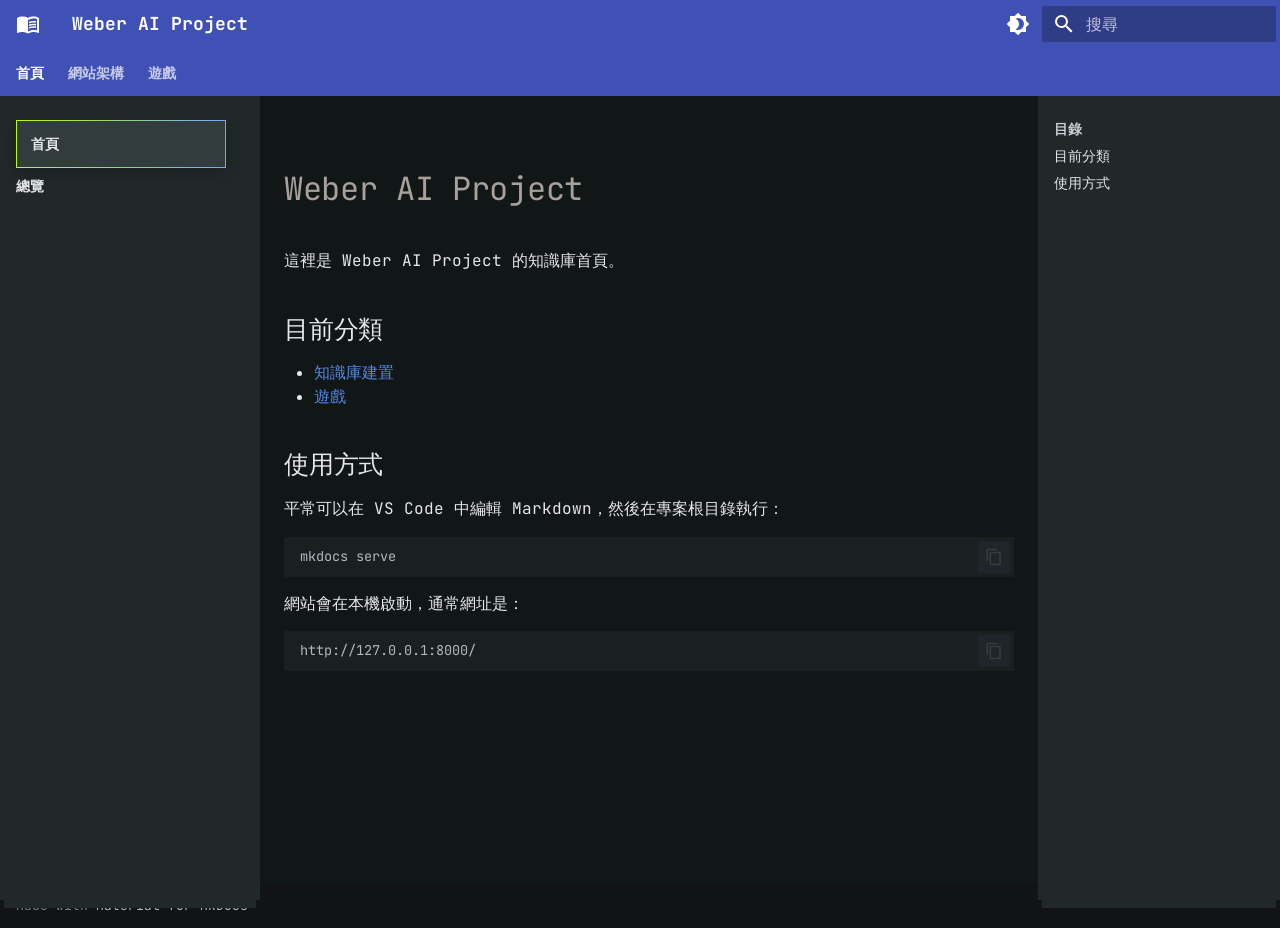
<file: index.html>
<!doctype html>
<html lang="zh-TW" class="no-js">
  <head>
    
      <meta charset="utf-8">
      <meta name="viewport" content="width=device-width,initial-scale=1">
      
        <meta name="description" content="Weber AI Project knowledge base">
      
      
        <meta name="author" content="Weber">
      
      
      
      
        <link rel="next" href="mkdocs-web/">
      
      
        
      
      
      <link rel="icon" href="assets/images/favicon.png">
      <meta name="generator" content="mkdocs-1.6.1, mkdocs-material-9.7.6">
    
    
      
        <title>總覽 - Weber AI Project</title>
      
    
    
      <link rel="stylesheet" href="assets/stylesheets/main.484c7ddc.min.css">
      
        
        <link rel="stylesheet" href="assets/stylesheets/palette.ab4e12ef.min.css">
      
      


    
    
      
    
    
      
        
        
        <link rel="preconnect" href="https://fonts.gstatic.com" crossorigin>
        <link rel="stylesheet" href="https://fonts.googleapis.com/css?family=JetBrains+Mono:300,300i,400,400i,700,700i%7CJetBrains+Mono:400,400i,700,700i&display=fallback">
        <style>:root{--md-text-font:"JetBrains Mono";--md-code-font:"JetBrains Mono"}</style>
      
    
    
      <link rel="stylesheet" href="stylesheets/extra.css">
    
    <script>__md_scope=new URL(".",location),__md_hash=e=>[...e].reduce(((e,_)=>(e<<5)-e+_.charCodeAt(0)),0),__md_get=(e,_=localStorage,t=__md_scope)=>JSON.parse(_.getItem(t.pathname+"."+e)),__md_set=(e,_,t=localStorage,a=__md_scope)=>{try{t.setItem(a.pathname+"."+e,JSON.stringify(_))}catch(e){}}</script>
    
      

    
    
  </head>
  
  
    
    
      
    
    
    
    
    <body dir="ltr" data-md-color-scheme="slate" data-md-color-primary="indigo" data-md-color-accent="lime">
  
    
    <input class="md-toggle" data-md-toggle="drawer" type="checkbox" id="__drawer" autocomplete="off">
    <input class="md-toggle" data-md-toggle="search" type="checkbox" id="__search" autocomplete="off">
    <label class="md-overlay" for="__drawer"></label>
    <div data-md-component="skip">
      
        
        <a href="#weber-ai-project" class="md-skip">
          跳轉到
        </a>
      
    </div>
    <div data-md-component="announce">
      
    </div>
    
    
      

<header class="md-header" data-md-component="header">
  <nav class="md-header__inner md-grid" aria-label="頁首">
    <a href="." title="Weber AI Project" class="md-header__button md-logo" aria-label="Weber AI Project" data-md-component="logo">
      
  
  <svg xmlns="http://www.w3.org/2000/svg" viewBox="0 0 24 24"><path d="M12 21.5c-1.35-.85-3.8-1.5-5.5-1.5-1.65 0-3.35.3-4.75 1.05-.1.05-.15.05-.25.05-.25 0-.5-.25-.5-.5V6c.6-.45 1.25-.75 2-1 1.11-.35 2.33-.5 3.5-.5 1.95 0 4.05.4 5.5 1.5 1.45-1.1 3.55-1.5 5.5-1.5 1.17 0 2.39.15 3.5.5.75.25 1.4.55 2 1v14.6c0 .25-.25.5-.5.5-.1 0-.15 0-.25-.05-1.4-.75-3.1-1.05-4.75-1.05-1.7 0-4.15.65-5.5 1.5M12 8v11.5c1.35-.85 3.8-1.5 5.5-1.5 1.2 0 2.4.15 3.5.5V7c-1.1-.35-2.3-.5-3.5-.5-1.7 0-4.15.65-5.5 1.5m1 3.5c1.11-.68 2.6-1 4.5-1 .91 0 1.76.09 2.5.28V9.23c-.87-.15-1.71-.23-2.5-.23q-2.655 0-4.5.84zm4.5.17c-1.71 0-3.21.26-4.5.79v1.69c1.11-.65 2.6-.99 4.5-.99 1.04 0 1.88.08 2.5.24v-1.5c-.87-.16-1.71-.23-2.5-.23m2.5 2.9c-.87-.16-1.71-.24-2.5-.24-1.83 0-3.33.27-4.5.8v1.69c1.11-.66 2.6-.99 4.5-.99 1.04 0 1.88.08 2.5.24z"/></svg>

    </a>
    <label class="md-header__button md-icon" for="__drawer">
      
      <svg xmlns="http://www.w3.org/2000/svg" viewBox="0 0 24 24"><path d="M3 6h18v2H3zm0 5h18v2H3zm0 5h18v2H3z"/></svg>
    </label>
    <div class="md-header__title" data-md-component="header-title">
      <div class="md-header__ellipsis">
        <div class="md-header__topic">
          <span class="md-ellipsis">
            Weber AI Project
          </span>
        </div>
        <div class="md-header__topic" data-md-component="header-topic">
          <span class="md-ellipsis">
            
              總覽
            
          </span>
        </div>
      </div>
    </div>
    
      
        <form class="md-header__option" data-md-component="palette">
  
    
    
    
    <input class="md-option" data-md-color-media="" data-md-color-scheme="slate" data-md-color-primary="indigo" data-md-color-accent="lime"  aria-label="切換亮色模式"  type="radio" name="__palette" id="__palette_0">
    
      <label class="md-header__button md-icon" title="切換亮色模式" for="__palette_1" hidden>
        <svg xmlns="http://www.w3.org/2000/svg" viewBox="0 0 24 24"><path d="M12 18c-.89 0-1.74-.2-2.5-.55C11.56 16.5 13 14.42 13 12s-1.44-4.5-3.5-5.45C10.26 6.2 11.11 6 12 6a6 6 0 0 1 6 6 6 6 0 0 1-6 6m8-9.31V4h-4.69L12 .69 8.69 4H4v4.69L.69 12 4 15.31V20h4.69L12 23.31 15.31 20H20v-4.69L23.31 12z"/></svg>
      </label>
    
  
    
    
    
    <input class="md-option" data-md-color-media="" data-md-color-scheme="default" data-md-color-primary="indigo" data-md-color-accent="lime"  aria-label="切換暗色模式"  type="radio" name="__palette" id="__palette_1">
    
      <label class="md-header__button md-icon" title="切換暗色模式" for="__palette_0" hidden>
        <svg xmlns="http://www.w3.org/2000/svg" viewBox="0 0 24 24"><path d="M12 8a4 4 0 0 0-4 4 4 4 0 0 0 4 4 4 4 0 0 0 4-4 4 4 0 0 0-4-4m0 10a6 6 0 0 1-6-6 6 6 0 0 1 6-6 6 6 0 0 1 6 6 6 6 0 0 1-6 6m8-9.31V4h-4.69L12 .69 8.69 4H4v4.69L.69 12 4 15.31V20h4.69L12 23.31 15.31 20H20v-4.69L23.31 12z"/></svg>
      </label>
    
  
</form>
      
    
    
      <script>var palette=__md_get("__palette");if(palette&&palette.color){if("(prefers-color-scheme)"===palette.color.media){var media=matchMedia("(prefers-color-scheme: light)"),input=document.querySelector(media.matches?"[data-md-color-media='(prefers-color-scheme: light)']":"[data-md-color-media='(prefers-color-scheme: dark)']");palette.color.media=input.getAttribute("data-md-color-media"),palette.color.scheme=input.getAttribute("data-md-color-scheme"),palette.color.primary=input.getAttribute("data-md-color-primary"),palette.color.accent=input.getAttribute("data-md-color-accent")}for(var[key,value]of Object.entries(palette.color))document.body.setAttribute("data-md-color-"+key,value)}</script>
    
    
    
      
      
        <label class="md-header__button md-icon" for="__search">
          
          <svg xmlns="http://www.w3.org/2000/svg" viewBox="0 0 24 24"><path d="M9.5 3A6.5 6.5 0 0 1 16 9.5c0 1.61-.59 3.09-1.56 4.23l.27.27h.79l5 5-1.5 1.5-5-5v-.79l-.27-.27A6.52 6.52 0 0 1 9.5 16 6.5 6.5 0 0 1 3 9.5 6.5 6.5 0 0 1 9.5 3m0 2C7 5 5 7 5 9.5S7 14 9.5 14 14 12 14 9.5 12 5 9.5 5"/></svg>
        </label>
        <div class="md-search" data-md-component="search" role="dialog">
  <label class="md-search__overlay" for="__search"></label>
  <div class="md-search__inner" role="search">
    <form class="md-search__form" name="search">
      <input type="text" class="md-search__input" name="query" aria-label="搜尋" placeholder="搜尋" autocapitalize="off" autocorrect="off" autocomplete="off" spellcheck="false" data-md-component="search-query" required>
      <label class="md-search__icon md-icon" for="__search">
        
        <svg xmlns="http://www.w3.org/2000/svg" viewBox="0 0 24 24"><path d="M9.5 3A6.5 6.5 0 0 1 16 9.5c0 1.61-.59 3.09-1.56 4.23l.27.27h.79l5 5-1.5 1.5-5-5v-.79l-.27-.27A6.52 6.52 0 0 1 9.5 16 6.5 6.5 0 0 1 3 9.5 6.5 6.5 0 0 1 9.5 3m0 2C7 5 5 7 5 9.5S7 14 9.5 14 14 12 14 9.5 12 5 9.5 5"/></svg>
        
        <svg xmlns="http://www.w3.org/2000/svg" viewBox="0 0 24 24"><path d="M20 11v2H8l5.5 5.5-1.42 1.42L4.16 12l7.92-7.92L13.5 5.5 8 11z"/></svg>
      </label>
      <nav class="md-search__options" aria-label="搜尋">
        
          <a href="javascript:void(0)" class="md-search__icon md-icon" title="分享" aria-label="分享" data-clipboard data-clipboard-text="" data-md-component="search-share" tabindex="-1">
            
            <svg xmlns="http://www.w3.org/2000/svg" viewBox="0 0 24 24"><path d="M18 16.08c-.76 0-1.44.3-1.96.77L8.91 12.7c.05-.23.09-.46.09-.7s-.04-.47-.09-.7l7.05-4.11c.54.5 1.25.81 2.04.81a3 3 0 0 0 3-3 3 3 0 0 0-3-3 3 3 0 0 0-3 3c0 .24.04.47.09.7L8.04 9.81C7.5 9.31 6.79 9 6 9a3 3 0 0 0-3 3 3 3 0 0 0 3 3c.79 0 1.5-.31 2.04-.81l7.12 4.15c-.05.21-.08.43-.08.66 0 1.61 1.31 2.91 2.92 2.91s2.92-1.3 2.92-2.91A2.92 2.92 0 0 0 18 16.08"/></svg>
          </a>
        
        <button type="reset" class="md-search__icon md-icon" title="清除" aria-label="清除" tabindex="-1">
          
          <svg xmlns="http://www.w3.org/2000/svg" viewBox="0 0 24 24"><path d="M19 6.41 17.59 5 12 10.59 6.41 5 5 6.41 10.59 12 5 17.59 6.41 19 12 13.41 17.59 19 19 17.59 13.41 12z"/></svg>
        </button>
      </nav>
      
    </form>
    <div class="md-search__output">
      <div class="md-search__scrollwrap" tabindex="0" data-md-scrollfix>
        <div class="md-search-result" data-md-component="search-result">
          <div class="md-search-result__meta">
            正在初始化搜尋引擎
          </div>
          <ol class="md-search-result__list" role="presentation"></ol>
        </div>
      </div>
    </div>
  </div>
</div>
      
    
    
  </nav>
  
</header>
    
    <div class="md-container" data-md-component="container">
      
      
        
          
            
<nav class="md-tabs" aria-label="標籤" data-md-component="tabs">
  <div class="md-grid">
    <ul class="md-tabs__list">
      
        
  
  
  
    
  
  
    
    
      <li class="md-tabs__item md-tabs__item--active">
        <a href="." class="md-tabs__link">
          
  
  
  首頁

        </a>
      </li>
    
  

      
        
  
  
  
  
    
    
      <li class="md-tabs__item">
        <a href="mkdocs-web/" class="md-tabs__link">
          
  
  
  網站架構

        </a>
      </li>
    
  

      
        
  
  
  
  
    
    
      
  
  
  
  
    
    
      <li class="md-tabs__item">
        <a href="diablo4/" class="md-tabs__link">
          
  
  
  遊戲

        </a>
      </li>
    
  

    
  

      
    </ul>
  </div>
</nav>
          
        
      
      <main class="md-main" data-md-component="main">
        <div class="md-main__inner md-grid">
          
            
              
              <div class="md-sidebar md-sidebar--primary" data-md-component="sidebar" data-md-type="navigation" >
                <div class="md-sidebar__scrollwrap">
                  <div class="md-sidebar__inner">
                    


  


<nav class="md-nav md-nav--primary md-nav--lifted" aria-label="導覽列" data-md-level="0">
  <label class="md-nav__title" for="__drawer">
    <a href="." title="Weber AI Project" class="md-nav__button md-logo" aria-label="Weber AI Project" data-md-component="logo">
      
  
  <svg xmlns="http://www.w3.org/2000/svg" viewBox="0 0 24 24"><path d="M12 21.5c-1.35-.85-3.8-1.5-5.5-1.5-1.65 0-3.35.3-4.75 1.05-.1.05-.15.05-.25.05-.25 0-.5-.25-.5-.5V6c.6-.45 1.25-.75 2-1 1.11-.35 2.33-.5 3.5-.5 1.95 0 4.05.4 5.5 1.5 1.45-1.1 3.55-1.5 5.5-1.5 1.17 0 2.39.15 3.5.5.75.25 1.4.55 2 1v14.6c0 .25-.25.5-.5.5-.1 0-.15 0-.25-.05-1.4-.75-3.1-1.05-4.75-1.05-1.7 0-4.15.65-5.5 1.5M12 8v11.5c1.35-.85 3.8-1.5 5.5-1.5 1.2 0 2.4.15 3.5.5V7c-1.1-.35-2.3-.5-3.5-.5-1.7 0-4.15.65-5.5 1.5m1 3.5c1.11-.68 2.6-1 4.5-1 .91 0 1.76.09 2.5.28V9.23c-.87-.15-1.71-.23-2.5-.23q-2.655 0-4.5.84zm4.5.17c-1.71 0-3.21.26-4.5.79v1.69c1.11-.65 2.6-.99 4.5-.99 1.04 0 1.88.08 2.5.24v-1.5c-.87-.16-1.71-.23-2.5-.23m2.5 2.9c-.87-.16-1.71-.24-2.5-.24-1.83 0-3.33.27-4.5.8v1.69c1.11-.66 2.6-.99 4.5-.99 1.04 0 1.88.08 2.5.24z"/></svg>

    </a>
    Weber AI Project
  </label>
  
  <ul class="md-nav__list" data-md-scrollfix>
    
      
      
  
  
    
  
  
  
    
    
    
    
      
        
        
      
      
        
      
    
    
    <li class="md-nav__item md-nav__item--active md-nav__item--section md-nav__item--nested">
      
        
        
        <input class="md-nav__toggle md-toggle " type="checkbox" id="__nav_1" checked>
        
          
          <label class="md-nav__link" for="__nav_1" id="__nav_1_label" tabindex="">
            
  
  
  <span class="md-ellipsis">
    
  
    首頁
  

    
  </span>
  
  

            <span class="md-nav__icon md-icon"></span>
          </label>
        
        <nav class="md-nav" data-md-level="1" aria-labelledby="__nav_1_label" aria-expanded="true">
          <label class="md-nav__title" for="__nav_1">
            <span class="md-nav__icon md-icon"></span>
            
  
    首頁
  

          </label>
          <ul class="md-nav__list" data-md-scrollfix>
            
              
                
  
  
    
  
  
  
    <li class="md-nav__item md-nav__item--active">
      
      <input class="md-nav__toggle md-toggle" type="checkbox" id="__toc">
      
      
        
      
      
        <label class="md-nav__link md-nav__link--active" for="__toc">
          
  
  
  <span class="md-ellipsis">
    
  
    總覽
  

    
  </span>
  
  

          <span class="md-nav__icon md-icon"></span>
        </label>
      
      <a href="." class="md-nav__link md-nav__link--active">
        
  
  
  <span class="md-ellipsis">
    
  
    總覽
  

    
  </span>
  
  

      </a>
      
        

<nav class="md-nav md-nav--secondary" aria-label="目錄">
  
  
  
    
  
  
    <label class="md-nav__title" for="__toc">
      <span class="md-nav__icon md-icon"></span>
      目錄
    </label>
    <ul class="md-nav__list" data-md-component="toc" data-md-scrollfix>
      
        <li class="md-nav__item">
  <a href="#_1" class="md-nav__link">
    <span class="md-ellipsis">
      
        目前分類
      
    </span>
  </a>
  
</li>
      
        <li class="md-nav__item">
  <a href="#_2" class="md-nav__link">
    <span class="md-ellipsis">
      
        使用方式
      
    </span>
  </a>
  
</li>
      
    </ul>
  
</nav>
      
    </li>
  

              
            
          </ul>
        </nav>
      
    </li>
  

    
      
      
  
  
  
  
    
    
    
    
      
      
        
      
    
    
    <li class="md-nav__item md-nav__item--nested">
      
        
        
          
        
        <input class="md-nav__toggle md-toggle md-toggle--indeterminate" type="checkbox" id="__nav_2" >
        
          
          <label class="md-nav__link" for="__nav_2" id="__nav_2_label" tabindex="0">
            
  
  
  <span class="md-ellipsis">
    
  
    網站架構
  

    
  </span>
  
  

            <span class="md-nav__icon md-icon"></span>
          </label>
        
        <nav class="md-nav" data-md-level="1" aria-labelledby="__nav_2_label" aria-expanded="false">
          <label class="md-nav__title" for="__nav_2">
            <span class="md-nav__icon md-icon"></span>
            
  
    網站架構
  

          </label>
          <ul class="md-nav__list" data-md-scrollfix>
            
              
                
  
  
  
  
    <li class="md-nav__item">
      <a href="mkdocs-web/" class="md-nav__link">
        
  
  
  <span class="md-ellipsis">
    
  
    簡介
  

    
  </span>
  
  

      </a>
    </li>
  

              
            
              
                
  
  
  
  
    <li class="md-nav__item">
      <a href="mkdocs-web/getting-started/" class="md-nav__link">
        
  
  
  <span class="md-ellipsis">
    
  
    入門筆記
  

    
  </span>
  
  

      </a>
    </li>
  

              
            
          </ul>
        </nav>
      
    </li>
  

    
      
      
  
  
  
  
    
    
    
    
      
      
        
      
    
    
    <li class="md-nav__item md-nav__item--nested">
      
        
        
          
        
        <input class="md-nav__toggle md-toggle md-toggle--indeterminate" type="checkbox" id="__nav_3" >
        
          
          <label class="md-nav__link" for="__nav_3" id="__nav_3_label" tabindex="0">
            
  
  
  <span class="md-ellipsis">
    
  
    遊戲
  

    
  </span>
  
  

            <span class="md-nav__icon md-icon"></span>
          </label>
        
        <nav class="md-nav" data-md-level="1" aria-labelledby="__nav_3_label" aria-expanded="false">
          <label class="md-nav__title" for="__nav_3">
            <span class="md-nav__icon md-icon"></span>
            
  
    遊戲
  

          </label>
          <ul class="md-nav__list" data-md-scrollfix>
            
              
                
  
  
  
  
    
    
    
    
      
      
        
      
    
    
    <li class="md-nav__item md-nav__item--nested">
      
        
        
          
        
        <input class="md-nav__toggle md-toggle md-toggle--indeterminate" type="checkbox" id="__nav_3_1" >
        
          
          <label class="md-nav__link" for="__nav_3_1" id="__nav_3_1_label" tabindex="0">
            
  
  
  <span class="md-ellipsis">
    
  
    Diablo 4
  

    
  </span>
  
  

            <span class="md-nav__icon md-icon"></span>
          </label>
        
        <nav class="md-nav" data-md-level="2" aria-labelledby="__nav_3_1_label" aria-expanded="false">
          <label class="md-nav__title" for="__nav_3_1">
            <span class="md-nav__icon md-icon"></span>
            
  
    Diablo 4
  

          </label>
          <ul class="md-nav__list" data-md-scrollfix>
            
              
                
  
  
  
  
    <li class="md-nav__item">
      <a href="diablo4/" class="md-nav__link">
        
  
  
  <span class="md-ellipsis">
    
  
    簡介
  

    
  </span>
  
  

      </a>
    </li>
  

              
            
              
                
  
  
  
  
    <li class="md-nav__item">
      <a href="diablo4/runes/" class="md-nav__link">
        
  
  
  <span class="md-ellipsis">
    
  
    符文
  

    
  </span>
  
  

      </a>
    </li>
  

              
            
              
                
  
  
  
  
    <li class="md-nav__item">
      <a href="diablo4/mechanics/" class="md-nav__link">
        
  
  
  <span class="md-ellipsis">
    
  
    機制
  

    
  </span>
  
  

      </a>
    </li>
  

              
            
              
                
  
  
  
  
    <li class="md-nav__item">
      <a href="diablo4/tips/" class="md-nav__link">
        
  
  
  <span class="md-ellipsis">
    
  
    攻略
  

    
  </span>
  
  

      </a>
    </li>
  

              
            
              
                
  
  
  
  
    <li class="md-nav__item">
      <a href="diablo4/warlock-skills/" class="md-nav__link">
        
  
  
  <span class="md-ellipsis">
    
  
    術士-技能
  

    
  </span>
  
  

      </a>
    </li>
  

              
            
          </ul>
        </nav>
      
    </li>
  

              
            
          </ul>
        </nav>
      
    </li>
  

    
  </ul>
</nav>
                  </div>
                </div>
              </div>
            
            
              
              <div class="md-sidebar md-sidebar--secondary" data-md-component="sidebar" data-md-type="toc" >
                <div class="md-sidebar__scrollwrap">
                  <div class="md-sidebar__inner">
                    

<nav class="md-nav md-nav--secondary" aria-label="目錄">
  
  
  
    
  
  
    <label class="md-nav__title" for="__toc">
      <span class="md-nav__icon md-icon"></span>
      目錄
    </label>
    <ul class="md-nav__list" data-md-component="toc" data-md-scrollfix>
      
        <li class="md-nav__item">
  <a href="#_1" class="md-nav__link">
    <span class="md-ellipsis">
      
        目前分類
      
    </span>
  </a>
  
</li>
      
        <li class="md-nav__item">
  <a href="#_2" class="md-nav__link">
    <span class="md-ellipsis">
      
        使用方式
      
    </span>
  </a>
  
</li>
      
    </ul>
  
</nav>
                  </div>
                </div>
              </div>
            
          
          
            <div class="md-content" data-md-component="content">
              
              <article class="md-content__inner md-typeset">
                
                  



<h1 id="weber-ai-project">Weber AI Project<a class="headerlink" href="#weber-ai-project" title="Permanent link">&para;</a></h1>
<p>這裡是 Weber AI Project 的知識庫首頁。</p>
<h2 id="_1">目前分類<a class="headerlink" href="#_1" title="Permanent link">&para;</a></h2>
<ul>
<li><a href="mkdocs-web/">知識庫建置</a></li>
<li><a href="diablo4/">遊戲</a></li>
</ul>
<h2 id="_2">使用方式<a class="headerlink" href="#_2" title="Permanent link">&para;</a></h2>
<p>平常可以在 VS Code 中編輯 Markdown，然後在專案根目錄執行：</p>
<div class="highlight"><pre><span></span><code><span class="n">mkdocs</span> <span class="n">serve</span>
</code></pre></div>
<p>網站會在本機啟動，通常網址是：</p>
<div class="highlight"><pre><span></span><code>http://127.0.0.1:8000/
</code></pre></div>












                
              </article>
            </div>
          
          
<script>var target=document.getElementById(location.hash.slice(1));target&&target.name&&(target.checked=target.name.startsWith("__tabbed_"))</script>
        </div>
        
          <button type="button" class="md-top md-icon" data-md-component="top" hidden>
  
  <svg xmlns="http://www.w3.org/2000/svg" viewBox="0 0 24 24"><path d="M13 20h-2V8l-5.5 5.5-1.42-1.42L12 4.16l7.92 7.92-1.42 1.42L13 8z"/></svg>
  回到頂端
</button>
        
      </main>
      
        <footer class="md-footer">
  
  <div class="md-footer-meta md-typeset">
    <div class="md-footer-meta__inner md-grid">
      <div class="md-copyright">
  
  
    Made with
    <a href="https://squidfunk.github.io/mkdocs-material/" target="_blank" rel="noopener">
      Material for MkDocs
    </a>
  
</div>
      
    </div>
  </div>
</footer>
      
    </div>
    <div class="md-dialog" data-md-component="dialog">
      <div class="md-dialog__inner md-typeset"></div>
    </div>
    
    
    
      
      
      <script id="__config" type="application/json">{"annotate": null, "base": ".", "features": ["navigation.tabs", "navigation.sections", "navigation.expand", "navigation.top", "search.highlight", "search.share", "content.code.copy"], "search": "assets/javascripts/workers/search.2c215733.min.js", "tags": null, "translations": {"clipboard.copied": "\u5df2\u8907\u88fd", "clipboard.copy": "\u8907\u88fd", "search.result.more.one": "\u6b64\u9801\u5c1a\u6709 1 \u500b\u7b26\u5408\u7684\u9805\u76ee", "search.result.more.other": "\u6b64\u9801\u5c1a\u6709 # \u500b\u7b26\u5408\u7684\u9805\u76ee", "search.result.none": "\u6c92\u6709\u7b26\u5408\u7684\u9805\u76ee", "search.result.one": "\u627e\u5230 1 \u500b\u7b26\u5408\u7684\u9805\u76ee", "search.result.other": "\u627e\u5230 # \u500b\u7b26\u5408\u7684\u9805\u76ee", "search.result.placeholder": "\u6253\u5b57\u9032\u884c\u641c\u5c0b", "search.result.term.missing": "\u7f3a\u5c11\u5b57\u8a5e", "select.version": "\u9078\u64c7\u7248\u672c"}, "version": null}</script>
    
    
      <script src="assets/javascripts/bundle.79ae519e.min.js"></script>
      
    
  </body>
</html>
</file>
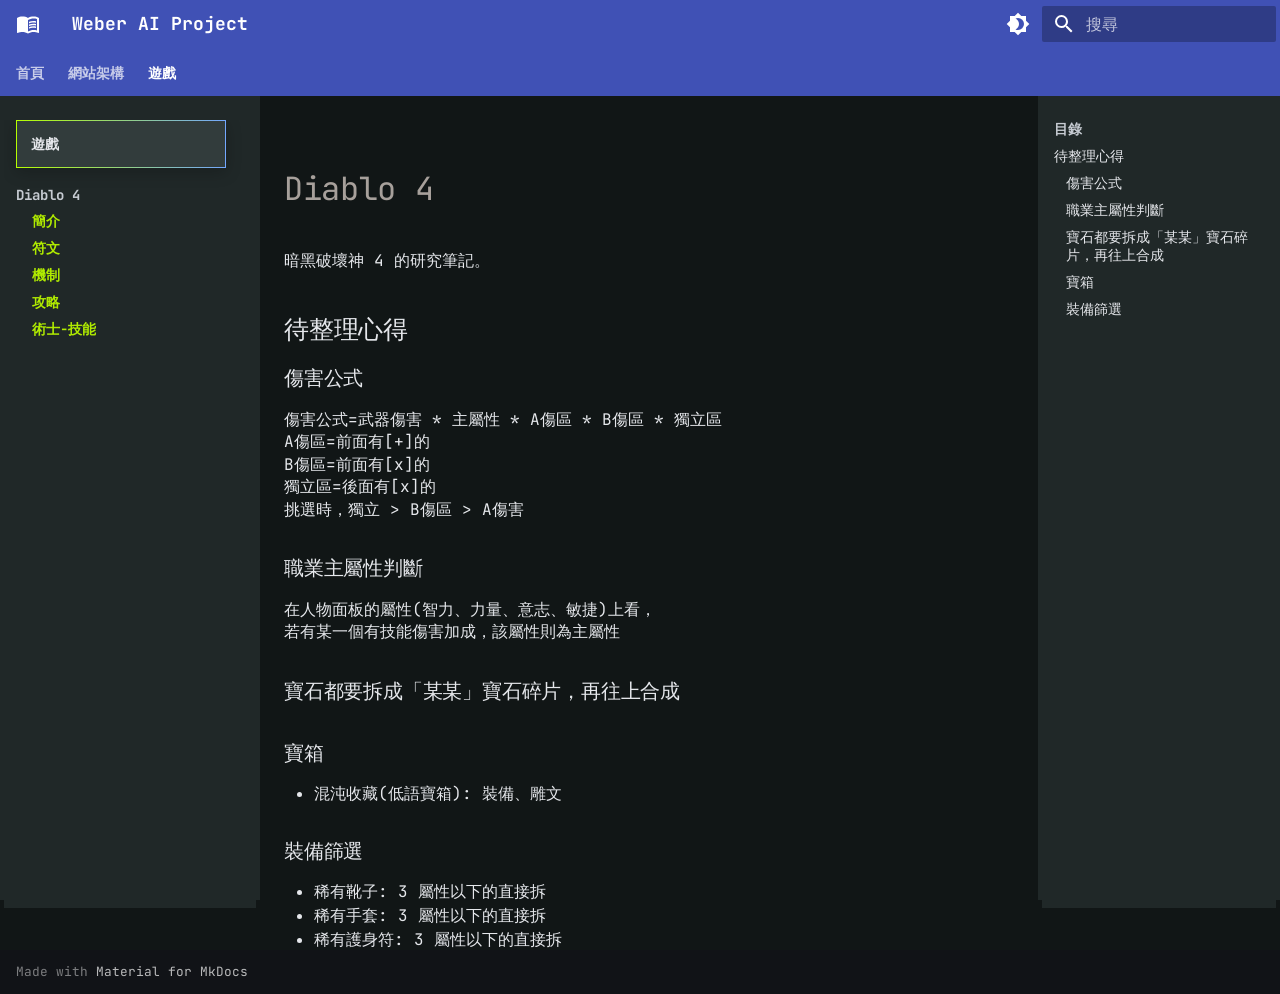
<file: diablo4/index.html>
<!doctype html>
<html lang="zh-TW" class="no-js">
  <head>
    
      <meta charset="utf-8">
      <meta name="viewport" content="width=device-width,initial-scale=1">
      
        <meta name="description" content="Weber AI Project knowledge base">
      
      
        <meta name="author" content="Weber">
      
      
      
        <link rel="prev" href="../mkdocs-web/getting-started/">
      
      
        <link rel="next" href="runes/">
      
      
        
      
      
      <link rel="icon" href="../assets/images/favicon.png">
      <meta name="generator" content="mkdocs-1.6.1, mkdocs-material-9.7.6">
    
    
      
        <title>簡介 - Weber AI Project</title>
      
    
    
      <link rel="stylesheet" href="../assets/stylesheets/main.484c7ddc.min.css">
      
        
        <link rel="stylesheet" href="../assets/stylesheets/palette.ab4e12ef.min.css">
      
      


    
    
      
    
    
      
        
        
        <link rel="preconnect" href="https://fonts.gstatic.com" crossorigin>
        <link rel="stylesheet" href="https://fonts.googleapis.com/css?family=JetBrains+Mono:300,300i,400,400i,700,700i%7CJetBrains+Mono:400,400i,700,700i&display=fallback">
        <style>:root{--md-text-font:"JetBrains Mono";--md-code-font:"JetBrains Mono"}</style>
      
    
    
      <link rel="stylesheet" href="../stylesheets/extra.css">
    
    <script>__md_scope=new URL("..",location),__md_hash=e=>[...e].reduce(((e,_)=>(e<<5)-e+_.charCodeAt(0)),0),__md_get=(e,_=localStorage,t=__md_scope)=>JSON.parse(_.getItem(t.pathname+"."+e)),__md_set=(e,_,t=localStorage,a=__md_scope)=>{try{t.setItem(a.pathname+"."+e,JSON.stringify(_))}catch(e){}}</script>
    
      

    
    
  </head>
  
  
    
    
      
    
    
    
    
    <body dir="ltr" data-md-color-scheme="slate" data-md-color-primary="indigo" data-md-color-accent="lime">
  
    
    <input class="md-toggle" data-md-toggle="drawer" type="checkbox" id="__drawer" autocomplete="off">
    <input class="md-toggle" data-md-toggle="search" type="checkbox" id="__search" autocomplete="off">
    <label class="md-overlay" for="__drawer"></label>
    <div data-md-component="skip">
      
        
        <a href="#diablo-4" class="md-skip">
          跳轉到
        </a>
      
    </div>
    <div data-md-component="announce">
      
    </div>
    
    
      

<header class="md-header" data-md-component="header">
  <nav class="md-header__inner md-grid" aria-label="頁首">
    <a href=".." title="Weber AI Project" class="md-header__button md-logo" aria-label="Weber AI Project" data-md-component="logo">
      
  
  <svg xmlns="http://www.w3.org/2000/svg" viewBox="0 0 24 24"><path d="M12 21.5c-1.35-.85-3.8-1.5-5.5-1.5-1.65 0-3.35.3-4.75 1.05-.1.05-.15.05-.25.05-.25 0-.5-.25-.5-.5V6c.6-.45 1.25-.75 2-1 1.11-.35 2.33-.5 3.5-.5 1.95 0 4.05.4 5.5 1.5 1.45-1.1 3.55-1.5 5.5-1.5 1.17 0 2.39.15 3.5.5.75.25 1.4.55 2 1v14.6c0 .25-.25.5-.5.5-.1 0-.15 0-.25-.05-1.4-.75-3.1-1.05-4.75-1.05-1.7 0-4.15.65-5.5 1.5M12 8v11.5c1.35-.85 3.8-1.5 5.5-1.5 1.2 0 2.4.15 3.5.5V7c-1.1-.35-2.3-.5-3.5-.5-1.7 0-4.15.65-5.5 1.5m1 3.5c1.11-.68 2.6-1 4.5-1 .91 0 1.76.09 2.5.28V9.23c-.87-.15-1.71-.23-2.5-.23q-2.655 0-4.5.84zm4.5.17c-1.71 0-3.21.26-4.5.79v1.69c1.11-.65 2.6-.99 4.5-.99 1.04 0 1.88.08 2.5.24v-1.5c-.87-.16-1.71-.23-2.5-.23m2.5 2.9c-.87-.16-1.71-.24-2.5-.24-1.83 0-3.33.27-4.5.8v1.69c1.11-.66 2.6-.99 4.5-.99 1.04 0 1.88.08 2.5.24z"/></svg>

    </a>
    <label class="md-header__button md-icon" for="__drawer">
      
      <svg xmlns="http://www.w3.org/2000/svg" viewBox="0 0 24 24"><path d="M3 6h18v2H3zm0 5h18v2H3zm0 5h18v2H3z"/></svg>
    </label>
    <div class="md-header__title" data-md-component="header-title">
      <div class="md-header__ellipsis">
        <div class="md-header__topic">
          <span class="md-ellipsis">
            Weber AI Project
          </span>
        </div>
        <div class="md-header__topic" data-md-component="header-topic">
          <span class="md-ellipsis">
            
              簡介
            
          </span>
        </div>
      </div>
    </div>
    
      
        <form class="md-header__option" data-md-component="palette">
  
    
    
    
    <input class="md-option" data-md-color-media="" data-md-color-scheme="slate" data-md-color-primary="indigo" data-md-color-accent="lime"  aria-label="切換亮色模式"  type="radio" name="__palette" id="__palette_0">
    
      <label class="md-header__button md-icon" title="切換亮色模式" for="__palette_1" hidden>
        <svg xmlns="http://www.w3.org/2000/svg" viewBox="0 0 24 24"><path d="M12 18c-.89 0-1.74-.2-2.5-.55C11.56 16.5 13 14.42 13 12s-1.44-4.5-3.5-5.45C10.26 6.2 11.11 6 12 6a6 6 0 0 1 6 6 6 6 0 0 1-6 6m8-9.31V4h-4.69L12 .69 8.69 4H4v4.69L.69 12 4 15.31V20h4.69L12 23.31 15.31 20H20v-4.69L23.31 12z"/></svg>
      </label>
    
  
    
    
    
    <input class="md-option" data-md-color-media="" data-md-color-scheme="default" data-md-color-primary="indigo" data-md-color-accent="lime"  aria-label="切換暗色模式"  type="radio" name="__palette" id="__palette_1">
    
      <label class="md-header__button md-icon" title="切換暗色模式" for="__palette_0" hidden>
        <svg xmlns="http://www.w3.org/2000/svg" viewBox="0 0 24 24"><path d="M12 8a4 4 0 0 0-4 4 4 4 0 0 0 4 4 4 4 0 0 0 4-4 4 4 0 0 0-4-4m0 10a6 6 0 0 1-6-6 6 6 0 0 1 6-6 6 6 0 0 1 6 6 6 6 0 0 1-6 6m8-9.31V4h-4.69L12 .69 8.69 4H4v4.69L.69 12 4 15.31V20h4.69L12 23.31 15.31 20H20v-4.69L23.31 12z"/></svg>
      </label>
    
  
</form>
      
    
    
      <script>var palette=__md_get("__palette");if(palette&&palette.color){if("(prefers-color-scheme)"===palette.color.media){var media=matchMedia("(prefers-color-scheme: light)"),input=document.querySelector(media.matches?"[data-md-color-media='(prefers-color-scheme: light)']":"[data-md-color-media='(prefers-color-scheme: dark)']");palette.color.media=input.getAttribute("data-md-color-media"),palette.color.scheme=input.getAttribute("data-md-color-scheme"),palette.color.primary=input.getAttribute("data-md-color-primary"),palette.color.accent=input.getAttribute("data-md-color-accent")}for(var[key,value]of Object.entries(palette.color))document.body.setAttribute("data-md-color-"+key,value)}</script>
    
    
    
      
      
        <label class="md-header__button md-icon" for="__search">
          
          <svg xmlns="http://www.w3.org/2000/svg" viewBox="0 0 24 24"><path d="M9.5 3A6.5 6.5 0 0 1 16 9.5c0 1.61-.59 3.09-1.56 4.23l.27.27h.79l5 5-1.5 1.5-5-5v-.79l-.27-.27A6.52 6.52 0 0 1 9.5 16 6.5 6.5 0 0 1 3 9.5 6.5 6.5 0 0 1 9.5 3m0 2C7 5 5 7 5 9.5S7 14 9.5 14 14 12 14 9.5 12 5 9.5 5"/></svg>
        </label>
        <div class="md-search" data-md-component="search" role="dialog">
  <label class="md-search__overlay" for="__search"></label>
  <div class="md-search__inner" role="search">
    <form class="md-search__form" name="search">
      <input type="text" class="md-search__input" name="query" aria-label="搜尋" placeholder="搜尋" autocapitalize="off" autocorrect="off" autocomplete="off" spellcheck="false" data-md-component="search-query" required>
      <label class="md-search__icon md-icon" for="__search">
        
        <svg xmlns="http://www.w3.org/2000/svg" viewBox="0 0 24 24"><path d="M9.5 3A6.5 6.5 0 0 1 16 9.5c0 1.61-.59 3.09-1.56 4.23l.27.27h.79l5 5-1.5 1.5-5-5v-.79l-.27-.27A6.52 6.52 0 0 1 9.5 16 6.5 6.5 0 0 1 3 9.5 6.5 6.5 0 0 1 9.5 3m0 2C7 5 5 7 5 9.5S7 14 9.5 14 14 12 14 9.5 12 5 9.5 5"/></svg>
        
        <svg xmlns="http://www.w3.org/2000/svg" viewBox="0 0 24 24"><path d="M20 11v2H8l5.5 5.5-1.42 1.42L4.16 12l7.92-7.92L13.5 5.5 8 11z"/></svg>
      </label>
      <nav class="md-search__options" aria-label="搜尋">
        
          <a href="javascript:void(0)" class="md-search__icon md-icon" title="分享" aria-label="分享" data-clipboard data-clipboard-text="" data-md-component="search-share" tabindex="-1">
            
            <svg xmlns="http://www.w3.org/2000/svg" viewBox="0 0 24 24"><path d="M18 16.08c-.76 0-1.44.3-1.96.77L8.91 12.7c.05-.23.09-.46.09-.7s-.04-.47-.09-.7l7.05-4.11c.54.5 1.25.81 2.04.81a3 3 0 0 0 3-3 3 3 0 0 0-3-3 3 3 0 0 0-3 3c0 .24.04.47.09.7L8.04 9.81C7.5 9.31 6.79 9 6 9a3 3 0 0 0-3 3 3 3 0 0 0 3 3c.79 0 1.5-.31 2.04-.81l7.12 4.15c-.05.21-.08.43-.08.66 0 1.61 1.31 2.91 2.92 2.91s2.92-1.3 2.92-2.91A2.92 2.92 0 0 0 18 16.08"/></svg>
          </a>
        
        <button type="reset" class="md-search__icon md-icon" title="清除" aria-label="清除" tabindex="-1">
          
          <svg xmlns="http://www.w3.org/2000/svg" viewBox="0 0 24 24"><path d="M19 6.41 17.59 5 12 10.59 6.41 5 5 6.41 10.59 12 5 17.59 6.41 19 12 13.41 17.59 19 19 17.59 13.41 12z"/></svg>
        </button>
      </nav>
      
    </form>
    <div class="md-search__output">
      <div class="md-search__scrollwrap" tabindex="0" data-md-scrollfix>
        <div class="md-search-result" data-md-component="search-result">
          <div class="md-search-result__meta">
            正在初始化搜尋引擎
          </div>
          <ol class="md-search-result__list" role="presentation"></ol>
        </div>
      </div>
    </div>
  </div>
</div>
      
    
    
  </nav>
  
</header>
    
    <div class="md-container" data-md-component="container">
      
      
        
          
            
<nav class="md-tabs" aria-label="標籤" data-md-component="tabs">
  <div class="md-grid">
    <ul class="md-tabs__list">
      
        
  
  
  
  
    
    
      <li class="md-tabs__item">
        <a href=".." class="md-tabs__link">
          
  
  
  首頁

        </a>
      </li>
    
  

      
        
  
  
  
  
    
    
      <li class="md-tabs__item">
        <a href="../mkdocs-web/" class="md-tabs__link">
          
  
  
  網站架構

        </a>
      </li>
    
  

      
        
  
  
  
    
  
  
    
    
      
  
  
  
    
  
  
    
    
      <li class="md-tabs__item md-tabs__item--active">
        <a href="./" class="md-tabs__link">
          
  
  
  遊戲

        </a>
      </li>
    
  

    
  

      
    </ul>
  </div>
</nav>
          
        
      
      <main class="md-main" data-md-component="main">
        <div class="md-main__inner md-grid">
          
            
              
              <div class="md-sidebar md-sidebar--primary" data-md-component="sidebar" data-md-type="navigation" >
                <div class="md-sidebar__scrollwrap">
                  <div class="md-sidebar__inner">
                    


  


<nav class="md-nav md-nav--primary md-nav--lifted" aria-label="導覽列" data-md-level="0">
  <label class="md-nav__title" for="__drawer">
    <a href=".." title="Weber AI Project" class="md-nav__button md-logo" aria-label="Weber AI Project" data-md-component="logo">
      
  
  <svg xmlns="http://www.w3.org/2000/svg" viewBox="0 0 24 24"><path d="M12 21.5c-1.35-.85-3.8-1.5-5.5-1.5-1.65 0-3.35.3-4.75 1.05-.1.05-.15.05-.25.05-.25 0-.5-.25-.5-.5V6c.6-.45 1.25-.75 2-1 1.11-.35 2.33-.5 3.5-.5 1.95 0 4.05.4 5.5 1.5 1.45-1.1 3.55-1.5 5.5-1.5 1.17 0 2.39.15 3.5.5.75.25 1.4.55 2 1v14.6c0 .25-.25.5-.5.5-.1 0-.15 0-.25-.05-1.4-.75-3.1-1.05-4.75-1.05-1.7 0-4.15.65-5.5 1.5M12 8v11.5c1.35-.85 3.8-1.5 5.5-1.5 1.2 0 2.4.15 3.5.5V7c-1.1-.35-2.3-.5-3.5-.5-1.7 0-4.15.65-5.5 1.5m1 3.5c1.11-.68 2.6-1 4.5-1 .91 0 1.76.09 2.5.28V9.23c-.87-.15-1.71-.23-2.5-.23q-2.655 0-4.5.84zm4.5.17c-1.71 0-3.21.26-4.5.79v1.69c1.11-.65 2.6-.99 4.5-.99 1.04 0 1.88.08 2.5.24v-1.5c-.87-.16-1.71-.23-2.5-.23m2.5 2.9c-.87-.16-1.71-.24-2.5-.24-1.83 0-3.33.27-4.5.8v1.69c1.11-.66 2.6-.99 4.5-.99 1.04 0 1.88.08 2.5.24z"/></svg>

    </a>
    Weber AI Project
  </label>
  
  <ul class="md-nav__list" data-md-scrollfix>
    
      
      
  
  
  
  
    
    
    
    
      
      
        
      
    
    
    <li class="md-nav__item md-nav__item--nested">
      
        
        
          
        
        <input class="md-nav__toggle md-toggle md-toggle--indeterminate" type="checkbox" id="__nav_1" >
        
          
          <label class="md-nav__link" for="__nav_1" id="__nav_1_label" tabindex="0">
            
  
  
  <span class="md-ellipsis">
    
  
    首頁
  

    
  </span>
  
  

            <span class="md-nav__icon md-icon"></span>
          </label>
        
        <nav class="md-nav" data-md-level="1" aria-labelledby="__nav_1_label" aria-expanded="false">
          <label class="md-nav__title" for="__nav_1">
            <span class="md-nav__icon md-icon"></span>
            
  
    首頁
  

          </label>
          <ul class="md-nav__list" data-md-scrollfix>
            
              
                
  
  
  
  
    <li class="md-nav__item">
      <a href=".." class="md-nav__link">
        
  
  
  <span class="md-ellipsis">
    
  
    總覽
  

    
  </span>
  
  

      </a>
    </li>
  

              
            
          </ul>
        </nav>
      
    </li>
  

    
      
      
  
  
  
  
    
    
    
    
      
      
        
      
    
    
    <li class="md-nav__item md-nav__item--nested">
      
        
        
          
        
        <input class="md-nav__toggle md-toggle md-toggle--indeterminate" type="checkbox" id="__nav_2" >
        
          
          <label class="md-nav__link" for="__nav_2" id="__nav_2_label" tabindex="0">
            
  
  
  <span class="md-ellipsis">
    
  
    網站架構
  

    
  </span>
  
  

            <span class="md-nav__icon md-icon"></span>
          </label>
        
        <nav class="md-nav" data-md-level="1" aria-labelledby="__nav_2_label" aria-expanded="false">
          <label class="md-nav__title" for="__nav_2">
            <span class="md-nav__icon md-icon"></span>
            
  
    網站架構
  

          </label>
          <ul class="md-nav__list" data-md-scrollfix>
            
              
                
  
  
  
  
    <li class="md-nav__item">
      <a href="../mkdocs-web/" class="md-nav__link">
        
  
  
  <span class="md-ellipsis">
    
  
    簡介
  

    
  </span>
  
  

      </a>
    </li>
  

              
            
              
                
  
  
  
  
    <li class="md-nav__item">
      <a href="../mkdocs-web/getting-started/" class="md-nav__link">
        
  
  
  <span class="md-ellipsis">
    
  
    入門筆記
  

    
  </span>
  
  

      </a>
    </li>
  

              
            
          </ul>
        </nav>
      
    </li>
  

    
      
      
  
  
    
  
  
  
    
    
    
    
      
        
        
      
      
        
      
    
    
    <li class="md-nav__item md-nav__item--active md-nav__item--section md-nav__item--nested">
      
        
        
        <input class="md-nav__toggle md-toggle " type="checkbox" id="__nav_3" checked>
        
          
          <label class="md-nav__link" for="__nav_3" id="__nav_3_label" tabindex="">
            
  
  
  <span class="md-ellipsis">
    
  
    遊戲
  

    
  </span>
  
  

            <span class="md-nav__icon md-icon"></span>
          </label>
        
        <nav class="md-nav" data-md-level="1" aria-labelledby="__nav_3_label" aria-expanded="true">
          <label class="md-nav__title" for="__nav_3">
            <span class="md-nav__icon md-icon"></span>
            
  
    遊戲
  

          </label>
          <ul class="md-nav__list" data-md-scrollfix>
            
              
                
  
  
    
  
  
  
    
    
    
    
      
      
        
          
          
        
      
    
    
    <li class="md-nav__item md-nav__item--active md-nav__item--section md-nav__item--nested">
      
        
        
        <input class="md-nav__toggle md-toggle " type="checkbox" id="__nav_3_1" checked>
        
          
          <label class="md-nav__link" for="__nav_3_1" id="__nav_3_1_label" tabindex="">
            
  
  
  <span class="md-ellipsis">
    
  
    Diablo 4
  

    
  </span>
  
  

            <span class="md-nav__icon md-icon"></span>
          </label>
        
        <nav class="md-nav" data-md-level="2" aria-labelledby="__nav_3_1_label" aria-expanded="true">
          <label class="md-nav__title" for="__nav_3_1">
            <span class="md-nav__icon md-icon"></span>
            
  
    Diablo 4
  

          </label>
          <ul class="md-nav__list" data-md-scrollfix>
            
              
                
  
  
    
  
  
  
    <li class="md-nav__item md-nav__item--active">
      
      <input class="md-nav__toggle md-toggle" type="checkbox" id="__toc">
      
      
        
      
      
        <label class="md-nav__link md-nav__link--active" for="__toc">
          
  
  
  <span class="md-ellipsis">
    
  
    簡介
  

    
  </span>
  
  

          <span class="md-nav__icon md-icon"></span>
        </label>
      
      <a href="./" class="md-nav__link md-nav__link--active">
        
  
  
  <span class="md-ellipsis">
    
  
    簡介
  

    
  </span>
  
  

      </a>
      
        

<nav class="md-nav md-nav--secondary" aria-label="目錄">
  
  
  
    
  
  
    <label class="md-nav__title" for="__toc">
      <span class="md-nav__icon md-icon"></span>
      目錄
    </label>
    <ul class="md-nav__list" data-md-component="toc" data-md-scrollfix>
      
        <li class="md-nav__item">
  <a href="#_1" class="md-nav__link">
    <span class="md-ellipsis">
      
        待整理心得
      
    </span>
  </a>
  
    <nav class="md-nav" aria-label="待整理心得">
      <ul class="md-nav__list">
        
          <li class="md-nav__item">
  <a href="#_2" class="md-nav__link">
    <span class="md-ellipsis">
      
        傷害公式
      
    </span>
  </a>
  
</li>
        
          <li class="md-nav__item">
  <a href="#_3" class="md-nav__link">
    <span class="md-ellipsis">
      
        職業主屬性判斷
      
    </span>
  </a>
  
</li>
        
          <li class="md-nav__item">
  <a href="#_4" class="md-nav__link">
    <span class="md-ellipsis">
      
        寶石都要拆成「某某」寶石碎片，再往上合成
      
    </span>
  </a>
  
</li>
        
          <li class="md-nav__item">
  <a href="#_5" class="md-nav__link">
    <span class="md-ellipsis">
      
        寶箱
      
    </span>
  </a>
  
</li>
        
          <li class="md-nav__item">
  <a href="#_6" class="md-nav__link">
    <span class="md-ellipsis">
      
        裝備篩選
      
    </span>
  </a>
  
</li>
        
      </ul>
    </nav>
  
</li>
      
    </ul>
  
</nav>
      
    </li>
  

              
            
              
                
  
  
  
  
    <li class="md-nav__item">
      <a href="runes/" class="md-nav__link">
        
  
  
  <span class="md-ellipsis">
    
  
    符文
  

    
  </span>
  
  

      </a>
    </li>
  

              
            
              
                
  
  
  
  
    <li class="md-nav__item">
      <a href="mechanics/" class="md-nav__link">
        
  
  
  <span class="md-ellipsis">
    
  
    機制
  

    
  </span>
  
  

      </a>
    </li>
  

              
            
              
                
  
  
  
  
    <li class="md-nav__item">
      <a href="tips/" class="md-nav__link">
        
  
  
  <span class="md-ellipsis">
    
  
    攻略
  

    
  </span>
  
  

      </a>
    </li>
  

              
            
              
                
  
  
  
  
    <li class="md-nav__item">
      <a href="warlock-skills/" class="md-nav__link">
        
  
  
  <span class="md-ellipsis">
    
  
    術士-技能
  

    
  </span>
  
  

      </a>
    </li>
  

              
            
          </ul>
        </nav>
      
    </li>
  

              
            
          </ul>
        </nav>
      
    </li>
  

    
  </ul>
</nav>
                  </div>
                </div>
              </div>
            
            
              
              <div class="md-sidebar md-sidebar--secondary" data-md-component="sidebar" data-md-type="toc" >
                <div class="md-sidebar__scrollwrap">
                  <div class="md-sidebar__inner">
                    

<nav class="md-nav md-nav--secondary" aria-label="目錄">
  
  
  
    
  
  
    <label class="md-nav__title" for="__toc">
      <span class="md-nav__icon md-icon"></span>
      目錄
    </label>
    <ul class="md-nav__list" data-md-component="toc" data-md-scrollfix>
      
        <li class="md-nav__item">
  <a href="#_1" class="md-nav__link">
    <span class="md-ellipsis">
      
        待整理心得
      
    </span>
  </a>
  
    <nav class="md-nav" aria-label="待整理心得">
      <ul class="md-nav__list">
        
          <li class="md-nav__item">
  <a href="#_2" class="md-nav__link">
    <span class="md-ellipsis">
      
        傷害公式
      
    </span>
  </a>
  
</li>
        
          <li class="md-nav__item">
  <a href="#_3" class="md-nav__link">
    <span class="md-ellipsis">
      
        職業主屬性判斷
      
    </span>
  </a>
  
</li>
        
          <li class="md-nav__item">
  <a href="#_4" class="md-nav__link">
    <span class="md-ellipsis">
      
        寶石都要拆成「某某」寶石碎片，再往上合成
      
    </span>
  </a>
  
</li>
        
          <li class="md-nav__item">
  <a href="#_5" class="md-nav__link">
    <span class="md-ellipsis">
      
        寶箱
      
    </span>
  </a>
  
</li>
        
          <li class="md-nav__item">
  <a href="#_6" class="md-nav__link">
    <span class="md-ellipsis">
      
        裝備篩選
      
    </span>
  </a>
  
</li>
        
      </ul>
    </nav>
  
</li>
      
    </ul>
  
</nav>
                  </div>
                </div>
              </div>
            
          
          
            <div class="md-content" data-md-component="content">
              
              <article class="md-content__inner md-typeset">
                
                  



<h1 id="diablo-4">Diablo 4<a class="headerlink" href="#diablo-4" title="Permanent link">&para;</a></h1>
<p>暗黑破壞神 4 的研究筆記。</p>
<h2 id="_1">待整理心得<a class="headerlink" href="#_1" title="Permanent link">&para;</a></h2>
<h3 id="_2">傷害公式<a class="headerlink" href="#_2" title="Permanent link">&para;</a></h3>
<p>傷害公式=武器傷害 * 主屬性 * A傷區 * B傷區 * 獨立區<br />
A傷區=前面有[+]的<br />
B傷區=前面有[x]的<br />
獨立區=後面有[x]的<br />
挑選時，獨立 &gt; B傷區 &gt; A傷害</p>
<h3 id="_3">職業主屬性判斷<a class="headerlink" href="#_3" title="Permanent link">&para;</a></h3>
<p>在人物面板的屬性(智力、力量、意志、敏捷)上看，<br />
若有某一個有技能傷害加成，該屬性則為主屬性</p>
<h3 id="_4">寶石都要拆成「某某」寶石碎片，再往上合成<a class="headerlink" href="#_4" title="Permanent link">&para;</a></h3>
<h3 id="_5">寶箱<a class="headerlink" href="#_5" title="Permanent link">&para;</a></h3>
<ul>
<li>混沌收藏(低語寶箱): 裝備、雕文</li>
</ul>
<h3 id="_6">裝備篩選<a class="headerlink" href="#_6" title="Permanent link">&para;</a></h3>
<ul>
<li>稀有靴子: 3 屬性以下的直接拆</li>
<li>稀有手套: 3 屬性以下的直接拆</li>
<li>稀有護身符: 3 屬性以下的直接拆</li>
</ul>












                
              </article>
            </div>
          
          
<script>var target=document.getElementById(location.hash.slice(1));target&&target.name&&(target.checked=target.name.startsWith("__tabbed_"))</script>
        </div>
        
          <button type="button" class="md-top md-icon" data-md-component="top" hidden>
  
  <svg xmlns="http://www.w3.org/2000/svg" viewBox="0 0 24 24"><path d="M13 20h-2V8l-5.5 5.5-1.42-1.42L12 4.16l7.92 7.92-1.42 1.42L13 8z"/></svg>
  回到頂端
</button>
        
      </main>
      
        <footer class="md-footer">
  
  <div class="md-footer-meta md-typeset">
    <div class="md-footer-meta__inner md-grid">
      <div class="md-copyright">
  
  
    Made with
    <a href="https://squidfunk.github.io/mkdocs-material/" target="_blank" rel="noopener">
      Material for MkDocs
    </a>
  
</div>
      
    </div>
  </div>
</footer>
      
    </div>
    <div class="md-dialog" data-md-component="dialog">
      <div class="md-dialog__inner md-typeset"></div>
    </div>
    
    
    
      
      
      <script id="__config" type="application/json">{"annotate": null, "base": "..", "features": ["navigation.tabs", "navigation.sections", "navigation.expand", "navigation.top", "search.highlight", "search.share", "content.code.copy"], "search": "../assets/javascripts/workers/search.2c215733.min.js", "tags": null, "translations": {"clipboard.copied": "\u5df2\u8907\u88fd", "clipboard.copy": "\u8907\u88fd", "search.result.more.one": "\u6b64\u9801\u5c1a\u6709 1 \u500b\u7b26\u5408\u7684\u9805\u76ee", "search.result.more.other": "\u6b64\u9801\u5c1a\u6709 # \u500b\u7b26\u5408\u7684\u9805\u76ee", "search.result.none": "\u6c92\u6709\u7b26\u5408\u7684\u9805\u76ee", "search.result.one": "\u627e\u5230 1 \u500b\u7b26\u5408\u7684\u9805\u76ee", "search.result.other": "\u627e\u5230 # \u500b\u7b26\u5408\u7684\u9805\u76ee", "search.result.placeholder": "\u6253\u5b57\u9032\u884c\u641c\u5c0b", "search.result.term.missing": "\u7f3a\u5c11\u5b57\u8a5e", "select.version": "\u9078\u64c7\u7248\u672c"}, "version": null}</script>
    
    
      <script src="../assets/javascripts/bundle.79ae519e.min.js"></script>
      
    
  </body>
</html>
</file>
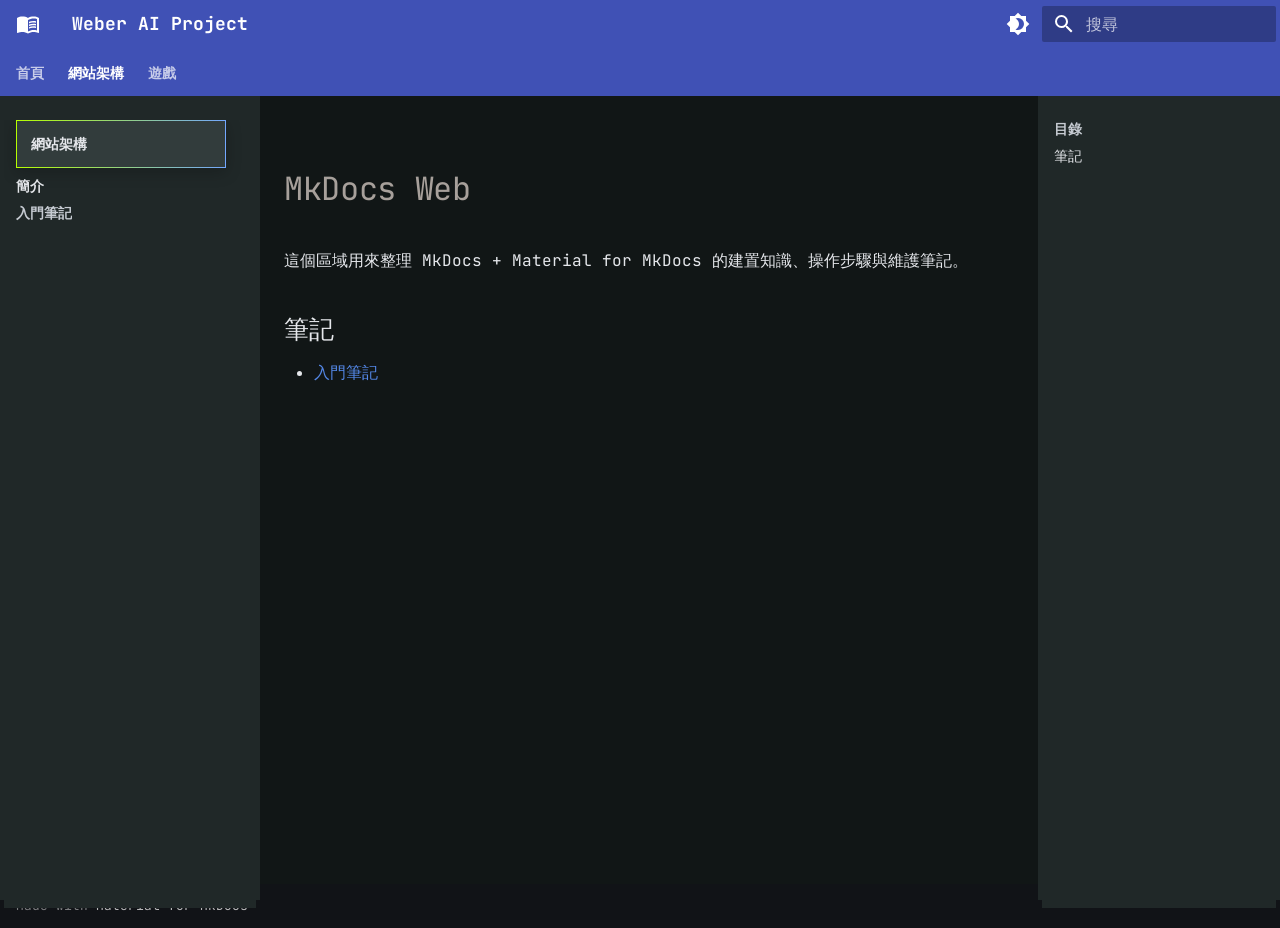
<file: mkdocs-web/index.html>
<!doctype html>
<html lang="zh-TW" class="no-js">
  <head>
    
      <meta charset="utf-8">
      <meta name="viewport" content="width=device-width,initial-scale=1">
      
        <meta name="description" content="Weber AI Project knowledge base">
      
      
        <meta name="author" content="Weber">
      
      
      
        <link rel="prev" href="..">
      
      
        <link rel="next" href="getting-started/">
      
      
        
      
      
      <link rel="icon" href="../assets/images/favicon.png">
      <meta name="generator" content="mkdocs-1.6.1, mkdocs-material-9.7.6">
    
    
      
        <title>簡介 - Weber AI Project</title>
      
    
    
      <link rel="stylesheet" href="../assets/stylesheets/main.484c7ddc.min.css">
      
        
        <link rel="stylesheet" href="../assets/stylesheets/palette.ab4e12ef.min.css">
      
      


    
    
      
    
    
      
        
        
        <link rel="preconnect" href="https://fonts.gstatic.com" crossorigin>
        <link rel="stylesheet" href="https://fonts.googleapis.com/css?family=JetBrains+Mono:300,300i,400,400i,700,700i%7CJetBrains+Mono:400,400i,700,700i&display=fallback">
        <style>:root{--md-text-font:"JetBrains Mono";--md-code-font:"JetBrains Mono"}</style>
      
    
    
      <link rel="stylesheet" href="../stylesheets/extra.css">
    
    <script>__md_scope=new URL("..",location),__md_hash=e=>[...e].reduce(((e,_)=>(e<<5)-e+_.charCodeAt(0)),0),__md_get=(e,_=localStorage,t=__md_scope)=>JSON.parse(_.getItem(t.pathname+"."+e)),__md_set=(e,_,t=localStorage,a=__md_scope)=>{try{t.setItem(a.pathname+"."+e,JSON.stringify(_))}catch(e){}}</script>
    
      

    
    
  </head>
  
  
    
    
      
    
    
    
    
    <body dir="ltr" data-md-color-scheme="slate" data-md-color-primary="indigo" data-md-color-accent="lime">
  
    
    <input class="md-toggle" data-md-toggle="drawer" type="checkbox" id="__drawer" autocomplete="off">
    <input class="md-toggle" data-md-toggle="search" type="checkbox" id="__search" autocomplete="off">
    <label class="md-overlay" for="__drawer"></label>
    <div data-md-component="skip">
      
        
        <a href="#mkdocs-web" class="md-skip">
          跳轉到
        </a>
      
    </div>
    <div data-md-component="announce">
      
    </div>
    
    
      

<header class="md-header" data-md-component="header">
  <nav class="md-header__inner md-grid" aria-label="頁首">
    <a href=".." title="Weber AI Project" class="md-header__button md-logo" aria-label="Weber AI Project" data-md-component="logo">
      
  
  <svg xmlns="http://www.w3.org/2000/svg" viewBox="0 0 24 24"><path d="M12 21.5c-1.35-.85-3.8-1.5-5.5-1.5-1.65 0-3.35.3-4.75 1.05-.1.05-.15.05-.25.05-.25 0-.5-.25-.5-.5V6c.6-.45 1.25-.75 2-1 1.11-.35 2.33-.5 3.5-.5 1.95 0 4.05.4 5.5 1.5 1.45-1.1 3.55-1.5 5.5-1.5 1.17 0 2.39.15 3.5.5.75.25 1.4.55 2 1v14.6c0 .25-.25.5-.5.5-.1 0-.15 0-.25-.05-1.4-.75-3.1-1.05-4.75-1.05-1.7 0-4.15.65-5.5 1.5M12 8v11.5c1.35-.85 3.8-1.5 5.5-1.5 1.2 0 2.4.15 3.5.5V7c-1.1-.35-2.3-.5-3.5-.5-1.7 0-4.15.65-5.5 1.5m1 3.5c1.11-.68 2.6-1 4.5-1 .91 0 1.76.09 2.5.28V9.23c-.87-.15-1.71-.23-2.5-.23q-2.655 0-4.5.84zm4.5.17c-1.71 0-3.21.26-4.5.79v1.69c1.11-.65 2.6-.99 4.5-.99 1.04 0 1.88.08 2.5.24v-1.5c-.87-.16-1.71-.23-2.5-.23m2.5 2.9c-.87-.16-1.71-.24-2.5-.24-1.83 0-3.33.27-4.5.8v1.69c1.11-.66 2.6-.99 4.5-.99 1.04 0 1.88.08 2.5.24z"/></svg>

    </a>
    <label class="md-header__button md-icon" for="__drawer">
      
      <svg xmlns="http://www.w3.org/2000/svg" viewBox="0 0 24 24"><path d="M3 6h18v2H3zm0 5h18v2H3zm0 5h18v2H3z"/></svg>
    </label>
    <div class="md-header__title" data-md-component="header-title">
      <div class="md-header__ellipsis">
        <div class="md-header__topic">
          <span class="md-ellipsis">
            Weber AI Project
          </span>
        </div>
        <div class="md-header__topic" data-md-component="header-topic">
          <span class="md-ellipsis">
            
              簡介
            
          </span>
        </div>
      </div>
    </div>
    
      
        <form class="md-header__option" data-md-component="palette">
  
    
    
    
    <input class="md-option" data-md-color-media="" data-md-color-scheme="slate" data-md-color-primary="indigo" data-md-color-accent="lime"  aria-label="切換亮色模式"  type="radio" name="__palette" id="__palette_0">
    
      <label class="md-header__button md-icon" title="切換亮色模式" for="__palette_1" hidden>
        <svg xmlns="http://www.w3.org/2000/svg" viewBox="0 0 24 24"><path d="M12 18c-.89 0-1.74-.2-2.5-.55C11.56 16.5 13 14.42 13 12s-1.44-4.5-3.5-5.45C10.26 6.2 11.11 6 12 6a6 6 0 0 1 6 6 6 6 0 0 1-6 6m8-9.31V4h-4.69L12 .69 8.69 4H4v4.69L.69 12 4 15.31V20h4.69L12 23.31 15.31 20H20v-4.69L23.31 12z"/></svg>
      </label>
    
  
    
    
    
    <input class="md-option" data-md-color-media="" data-md-color-scheme="default" data-md-color-primary="indigo" data-md-color-accent="lime"  aria-label="切換暗色模式"  type="radio" name="__palette" id="__palette_1">
    
      <label class="md-header__button md-icon" title="切換暗色模式" for="__palette_0" hidden>
        <svg xmlns="http://www.w3.org/2000/svg" viewBox="0 0 24 24"><path d="M12 8a4 4 0 0 0-4 4 4 4 0 0 0 4 4 4 4 0 0 0 4-4 4 4 0 0 0-4-4m0 10a6 6 0 0 1-6-6 6 6 0 0 1 6-6 6 6 0 0 1 6 6 6 6 0 0 1-6 6m8-9.31V4h-4.69L12 .69 8.69 4H4v4.69L.69 12 4 15.31V20h4.69L12 23.31 15.31 20H20v-4.69L23.31 12z"/></svg>
      </label>
    
  
</form>
      
    
    
      <script>var palette=__md_get("__palette");if(palette&&palette.color){if("(prefers-color-scheme)"===palette.color.media){var media=matchMedia("(prefers-color-scheme: light)"),input=document.querySelector(media.matches?"[data-md-color-media='(prefers-color-scheme: light)']":"[data-md-color-media='(prefers-color-scheme: dark)']");palette.color.media=input.getAttribute("data-md-color-media"),palette.color.scheme=input.getAttribute("data-md-color-scheme"),palette.color.primary=input.getAttribute("data-md-color-primary"),palette.color.accent=input.getAttribute("data-md-color-accent")}for(var[key,value]of Object.entries(palette.color))document.body.setAttribute("data-md-color-"+key,value)}</script>
    
    
    
      
      
        <label class="md-header__button md-icon" for="__search">
          
          <svg xmlns="http://www.w3.org/2000/svg" viewBox="0 0 24 24"><path d="M9.5 3A6.5 6.5 0 0 1 16 9.5c0 1.61-.59 3.09-1.56 4.23l.27.27h.79l5 5-1.5 1.5-5-5v-.79l-.27-.27A6.52 6.52 0 0 1 9.5 16 6.5 6.5 0 0 1 3 9.5 6.5 6.5 0 0 1 9.5 3m0 2C7 5 5 7 5 9.5S7 14 9.5 14 14 12 14 9.5 12 5 9.5 5"/></svg>
        </label>
        <div class="md-search" data-md-component="search" role="dialog">
  <label class="md-search__overlay" for="__search"></label>
  <div class="md-search__inner" role="search">
    <form class="md-search__form" name="search">
      <input type="text" class="md-search__input" name="query" aria-label="搜尋" placeholder="搜尋" autocapitalize="off" autocorrect="off" autocomplete="off" spellcheck="false" data-md-component="search-query" required>
      <label class="md-search__icon md-icon" for="__search">
        
        <svg xmlns="http://www.w3.org/2000/svg" viewBox="0 0 24 24"><path d="M9.5 3A6.5 6.5 0 0 1 16 9.5c0 1.61-.59 3.09-1.56 4.23l.27.27h.79l5 5-1.5 1.5-5-5v-.79l-.27-.27A6.52 6.52 0 0 1 9.5 16 6.5 6.5 0 0 1 3 9.5 6.5 6.5 0 0 1 9.5 3m0 2C7 5 5 7 5 9.5S7 14 9.5 14 14 12 14 9.5 12 5 9.5 5"/></svg>
        
        <svg xmlns="http://www.w3.org/2000/svg" viewBox="0 0 24 24"><path d="M20 11v2H8l5.5 5.5-1.42 1.42L4.16 12l7.92-7.92L13.5 5.5 8 11z"/></svg>
      </label>
      <nav class="md-search__options" aria-label="搜尋">
        
          <a href="javascript:void(0)" class="md-search__icon md-icon" title="分享" aria-label="分享" data-clipboard data-clipboard-text="" data-md-component="search-share" tabindex="-1">
            
            <svg xmlns="http://www.w3.org/2000/svg" viewBox="0 0 24 24"><path d="M18 16.08c-.76 0-1.44.3-1.96.77L8.91 12.7c.05-.23.09-.46.09-.7s-.04-.47-.09-.7l7.05-4.11c.54.5 1.25.81 2.04.81a3 3 0 0 0 3-3 3 3 0 0 0-3-3 3 3 0 0 0-3 3c0 .24.04.47.09.7L8.04 9.81C7.5 9.31 6.79 9 6 9a3 3 0 0 0-3 3 3 3 0 0 0 3 3c.79 0 1.5-.31 2.04-.81l7.12 4.15c-.05.21-.08.43-.08.66 0 1.61 1.31 2.91 2.92 2.91s2.92-1.3 2.92-2.91A2.92 2.92 0 0 0 18 16.08"/></svg>
          </a>
        
        <button type="reset" class="md-search__icon md-icon" title="清除" aria-label="清除" tabindex="-1">
          
          <svg xmlns="http://www.w3.org/2000/svg" viewBox="0 0 24 24"><path d="M19 6.41 17.59 5 12 10.59 6.41 5 5 6.41 10.59 12 5 17.59 6.41 19 12 13.41 17.59 19 19 17.59 13.41 12z"/></svg>
        </button>
      </nav>
      
    </form>
    <div class="md-search__output">
      <div class="md-search__scrollwrap" tabindex="0" data-md-scrollfix>
        <div class="md-search-result" data-md-component="search-result">
          <div class="md-search-result__meta">
            正在初始化搜尋引擎
          </div>
          <ol class="md-search-result__list" role="presentation"></ol>
        </div>
      </div>
    </div>
  </div>
</div>
      
    
    
  </nav>
  
</header>
    
    <div class="md-container" data-md-component="container">
      
      
        
          
            
<nav class="md-tabs" aria-label="標籤" data-md-component="tabs">
  <div class="md-grid">
    <ul class="md-tabs__list">
      
        
  
  
  
  
    
    
      <li class="md-tabs__item">
        <a href=".." class="md-tabs__link">
          
  
  
  首頁

        </a>
      </li>
    
  

      
        
  
  
  
    
  
  
    
    
      <li class="md-tabs__item md-tabs__item--active">
        <a href="./" class="md-tabs__link">
          
  
  
  網站架構

        </a>
      </li>
    
  

      
        
  
  
  
  
    
    
      
  
  
  
  
    
    
      <li class="md-tabs__item">
        <a href="../diablo4/" class="md-tabs__link">
          
  
  
  遊戲

        </a>
      </li>
    
  

    
  

      
    </ul>
  </div>
</nav>
          
        
      
      <main class="md-main" data-md-component="main">
        <div class="md-main__inner md-grid">
          
            
              
              <div class="md-sidebar md-sidebar--primary" data-md-component="sidebar" data-md-type="navigation" >
                <div class="md-sidebar__scrollwrap">
                  <div class="md-sidebar__inner">
                    


  


<nav class="md-nav md-nav--primary md-nav--lifted" aria-label="導覽列" data-md-level="0">
  <label class="md-nav__title" for="__drawer">
    <a href=".." title="Weber AI Project" class="md-nav__button md-logo" aria-label="Weber AI Project" data-md-component="logo">
      
  
  <svg xmlns="http://www.w3.org/2000/svg" viewBox="0 0 24 24"><path d="M12 21.5c-1.35-.85-3.8-1.5-5.5-1.5-1.65 0-3.35.3-4.75 1.05-.1.05-.15.05-.25.05-.25 0-.5-.25-.5-.5V6c.6-.45 1.25-.75 2-1 1.11-.35 2.33-.5 3.5-.5 1.95 0 4.05.4 5.5 1.5 1.45-1.1 3.55-1.5 5.5-1.5 1.17 0 2.39.15 3.5.5.75.25 1.4.55 2 1v14.6c0 .25-.25.5-.5.5-.1 0-.15 0-.25-.05-1.4-.75-3.1-1.05-4.75-1.05-1.7 0-4.15.65-5.5 1.5M12 8v11.5c1.35-.85 3.8-1.5 5.5-1.5 1.2 0 2.4.15 3.5.5V7c-1.1-.35-2.3-.5-3.5-.5-1.7 0-4.15.65-5.5 1.5m1 3.5c1.11-.68 2.6-1 4.5-1 .91 0 1.76.09 2.5.28V9.23c-.87-.15-1.71-.23-2.5-.23q-2.655 0-4.5.84zm4.5.17c-1.71 0-3.21.26-4.5.79v1.69c1.11-.65 2.6-.99 4.5-.99 1.04 0 1.88.08 2.5.24v-1.5c-.87-.16-1.71-.23-2.5-.23m2.5 2.9c-.87-.16-1.71-.24-2.5-.24-1.83 0-3.33.27-4.5.8v1.69c1.11-.66 2.6-.99 4.5-.99 1.04 0 1.88.08 2.5.24z"/></svg>

    </a>
    Weber AI Project
  </label>
  
  <ul class="md-nav__list" data-md-scrollfix>
    
      
      
  
  
  
  
    
    
    
    
      
      
        
      
    
    
    <li class="md-nav__item md-nav__item--nested">
      
        
        
          
        
        <input class="md-nav__toggle md-toggle md-toggle--indeterminate" type="checkbox" id="__nav_1" >
        
          
          <label class="md-nav__link" for="__nav_1" id="__nav_1_label" tabindex="0">
            
  
  
  <span class="md-ellipsis">
    
  
    首頁
  

    
  </span>
  
  

            <span class="md-nav__icon md-icon"></span>
          </label>
        
        <nav class="md-nav" data-md-level="1" aria-labelledby="__nav_1_label" aria-expanded="false">
          <label class="md-nav__title" for="__nav_1">
            <span class="md-nav__icon md-icon"></span>
            
  
    首頁
  

          </label>
          <ul class="md-nav__list" data-md-scrollfix>
            
              
                
  
  
  
  
    <li class="md-nav__item">
      <a href=".." class="md-nav__link">
        
  
  
  <span class="md-ellipsis">
    
  
    總覽
  

    
  </span>
  
  

      </a>
    </li>
  

              
            
          </ul>
        </nav>
      
    </li>
  

    
      
      
  
  
    
  
  
  
    
    
    
    
      
        
        
      
      
        
      
    
    
    <li class="md-nav__item md-nav__item--active md-nav__item--section md-nav__item--nested">
      
        
        
        <input class="md-nav__toggle md-toggle " type="checkbox" id="__nav_2" checked>
        
          
          <label class="md-nav__link" for="__nav_2" id="__nav_2_label" tabindex="">
            
  
  
  <span class="md-ellipsis">
    
  
    網站架構
  

    
  </span>
  
  

            <span class="md-nav__icon md-icon"></span>
          </label>
        
        <nav class="md-nav" data-md-level="1" aria-labelledby="__nav_2_label" aria-expanded="true">
          <label class="md-nav__title" for="__nav_2">
            <span class="md-nav__icon md-icon"></span>
            
  
    網站架構
  

          </label>
          <ul class="md-nav__list" data-md-scrollfix>
            
              
                
  
  
    
  
  
  
    <li class="md-nav__item md-nav__item--active">
      
      <input class="md-nav__toggle md-toggle" type="checkbox" id="__toc">
      
      
        
      
      
        <label class="md-nav__link md-nav__link--active" for="__toc">
          
  
  
  <span class="md-ellipsis">
    
  
    簡介
  

    
  </span>
  
  

          <span class="md-nav__icon md-icon"></span>
        </label>
      
      <a href="./" class="md-nav__link md-nav__link--active">
        
  
  
  <span class="md-ellipsis">
    
  
    簡介
  

    
  </span>
  
  

      </a>
      
        

<nav class="md-nav md-nav--secondary" aria-label="目錄">
  
  
  
    
  
  
    <label class="md-nav__title" for="__toc">
      <span class="md-nav__icon md-icon"></span>
      目錄
    </label>
    <ul class="md-nav__list" data-md-component="toc" data-md-scrollfix>
      
        <li class="md-nav__item">
  <a href="#_1" class="md-nav__link">
    <span class="md-ellipsis">
      
        筆記
      
    </span>
  </a>
  
</li>
      
    </ul>
  
</nav>
      
    </li>
  

              
            
              
                
  
  
  
  
    <li class="md-nav__item">
      <a href="getting-started/" class="md-nav__link">
        
  
  
  <span class="md-ellipsis">
    
  
    入門筆記
  

    
  </span>
  
  

      </a>
    </li>
  

              
            
          </ul>
        </nav>
      
    </li>
  

    
      
      
  
  
  
  
    
    
    
    
      
      
        
      
    
    
    <li class="md-nav__item md-nav__item--nested">
      
        
        
          
        
        <input class="md-nav__toggle md-toggle md-toggle--indeterminate" type="checkbox" id="__nav_3" >
        
          
          <label class="md-nav__link" for="__nav_3" id="__nav_3_label" tabindex="0">
            
  
  
  <span class="md-ellipsis">
    
  
    遊戲
  

    
  </span>
  
  

            <span class="md-nav__icon md-icon"></span>
          </label>
        
        <nav class="md-nav" data-md-level="1" aria-labelledby="__nav_3_label" aria-expanded="false">
          <label class="md-nav__title" for="__nav_3">
            <span class="md-nav__icon md-icon"></span>
            
  
    遊戲
  

          </label>
          <ul class="md-nav__list" data-md-scrollfix>
            
              
                
  
  
  
  
    
    
    
    
      
      
        
      
    
    
    <li class="md-nav__item md-nav__item--nested">
      
        
        
          
        
        <input class="md-nav__toggle md-toggle md-toggle--indeterminate" type="checkbox" id="__nav_3_1" >
        
          
          <label class="md-nav__link" for="__nav_3_1" id="__nav_3_1_label" tabindex="0">
            
  
  
  <span class="md-ellipsis">
    
  
    Diablo 4
  

    
  </span>
  
  

            <span class="md-nav__icon md-icon"></span>
          </label>
        
        <nav class="md-nav" data-md-level="2" aria-labelledby="__nav_3_1_label" aria-expanded="false">
          <label class="md-nav__title" for="__nav_3_1">
            <span class="md-nav__icon md-icon"></span>
            
  
    Diablo 4
  

          </label>
          <ul class="md-nav__list" data-md-scrollfix>
            
              
                
  
  
  
  
    <li class="md-nav__item">
      <a href="../diablo4/" class="md-nav__link">
        
  
  
  <span class="md-ellipsis">
    
  
    簡介
  

    
  </span>
  
  

      </a>
    </li>
  

              
            
              
                
  
  
  
  
    <li class="md-nav__item">
      <a href="../diablo4/runes/" class="md-nav__link">
        
  
  
  <span class="md-ellipsis">
    
  
    符文
  

    
  </span>
  
  

      </a>
    </li>
  

              
            
              
                
  
  
  
  
    <li class="md-nav__item">
      <a href="../diablo4/mechanics/" class="md-nav__link">
        
  
  
  <span class="md-ellipsis">
    
  
    機制
  

    
  </span>
  
  

      </a>
    </li>
  

              
            
              
                
  
  
  
  
    <li class="md-nav__item">
      <a href="../diablo4/tips/" class="md-nav__link">
        
  
  
  <span class="md-ellipsis">
    
  
    攻略
  

    
  </span>
  
  

      </a>
    </li>
  

              
            
              
                
  
  
  
  
    <li class="md-nav__item">
      <a href="../diablo4/warlock-skills/" class="md-nav__link">
        
  
  
  <span class="md-ellipsis">
    
  
    術士-技能
  

    
  </span>
  
  

      </a>
    </li>
  

              
            
          </ul>
        </nav>
      
    </li>
  

              
            
          </ul>
        </nav>
      
    </li>
  

    
  </ul>
</nav>
                  </div>
                </div>
              </div>
            
            
              
              <div class="md-sidebar md-sidebar--secondary" data-md-component="sidebar" data-md-type="toc" >
                <div class="md-sidebar__scrollwrap">
                  <div class="md-sidebar__inner">
                    

<nav class="md-nav md-nav--secondary" aria-label="目錄">
  
  
  
    
  
  
    <label class="md-nav__title" for="__toc">
      <span class="md-nav__icon md-icon"></span>
      目錄
    </label>
    <ul class="md-nav__list" data-md-component="toc" data-md-scrollfix>
      
        <li class="md-nav__item">
  <a href="#_1" class="md-nav__link">
    <span class="md-ellipsis">
      
        筆記
      
    </span>
  </a>
  
</li>
      
    </ul>
  
</nav>
                  </div>
                </div>
              </div>
            
          
          
            <div class="md-content" data-md-component="content">
              
              <article class="md-content__inner md-typeset">
                
                  



<h1 id="mkdocs-web">MkDocs Web<a class="headerlink" href="#mkdocs-web" title="Permanent link">&para;</a></h1>
<p>這個區域用來整理 MkDocs + Material for MkDocs 的建置知識、操作步驟與維護筆記。</p>
<h2 id="_1">筆記<a class="headerlink" href="#_1" title="Permanent link">&para;</a></h2>
<ul>
<li><a href="getting-started/">入門筆記</a></li>
</ul>












                
              </article>
            </div>
          
          
<script>var target=document.getElementById(location.hash.slice(1));target&&target.name&&(target.checked=target.name.startsWith("__tabbed_"))</script>
        </div>
        
          <button type="button" class="md-top md-icon" data-md-component="top" hidden>
  
  <svg xmlns="http://www.w3.org/2000/svg" viewBox="0 0 24 24"><path d="M13 20h-2V8l-5.5 5.5-1.42-1.42L12 4.16l7.92 7.92-1.42 1.42L13 8z"/></svg>
  回到頂端
</button>
        
      </main>
      
        <footer class="md-footer">
  
  <div class="md-footer-meta md-typeset">
    <div class="md-footer-meta__inner md-grid">
      <div class="md-copyright">
  
  
    Made with
    <a href="https://squidfunk.github.io/mkdocs-material/" target="_blank" rel="noopener">
      Material for MkDocs
    </a>
  
</div>
      
    </div>
  </div>
</footer>
      
    </div>
    <div class="md-dialog" data-md-component="dialog">
      <div class="md-dialog__inner md-typeset"></div>
    </div>
    
    
    
      
      
      <script id="__config" type="application/json">{"annotate": null, "base": "..", "features": ["navigation.tabs", "navigation.sections", "navigation.expand", "navigation.top", "search.highlight", "search.share", "content.code.copy"], "search": "../assets/javascripts/workers/search.2c215733.min.js", "tags": null, "translations": {"clipboard.copied": "\u5df2\u8907\u88fd", "clipboard.copy": "\u8907\u88fd", "search.result.more.one": "\u6b64\u9801\u5c1a\u6709 1 \u500b\u7b26\u5408\u7684\u9805\u76ee", "search.result.more.other": "\u6b64\u9801\u5c1a\u6709 # \u500b\u7b26\u5408\u7684\u9805\u76ee", "search.result.none": "\u6c92\u6709\u7b26\u5408\u7684\u9805\u76ee", "search.result.one": "\u627e\u5230 1 \u500b\u7b26\u5408\u7684\u9805\u76ee", "search.result.other": "\u627e\u5230 # \u500b\u7b26\u5408\u7684\u9805\u76ee", "search.result.placeholder": "\u6253\u5b57\u9032\u884c\u641c\u5c0b", "search.result.term.missing": "\u7f3a\u5c11\u5b57\u8a5e", "select.version": "\u9078\u64c7\u7248\u672c"}, "version": null}</script>
    
    
      <script src="../assets/javascripts/bundle.79ae519e.min.js"></script>
      
    
  </body>
</html>
</file>
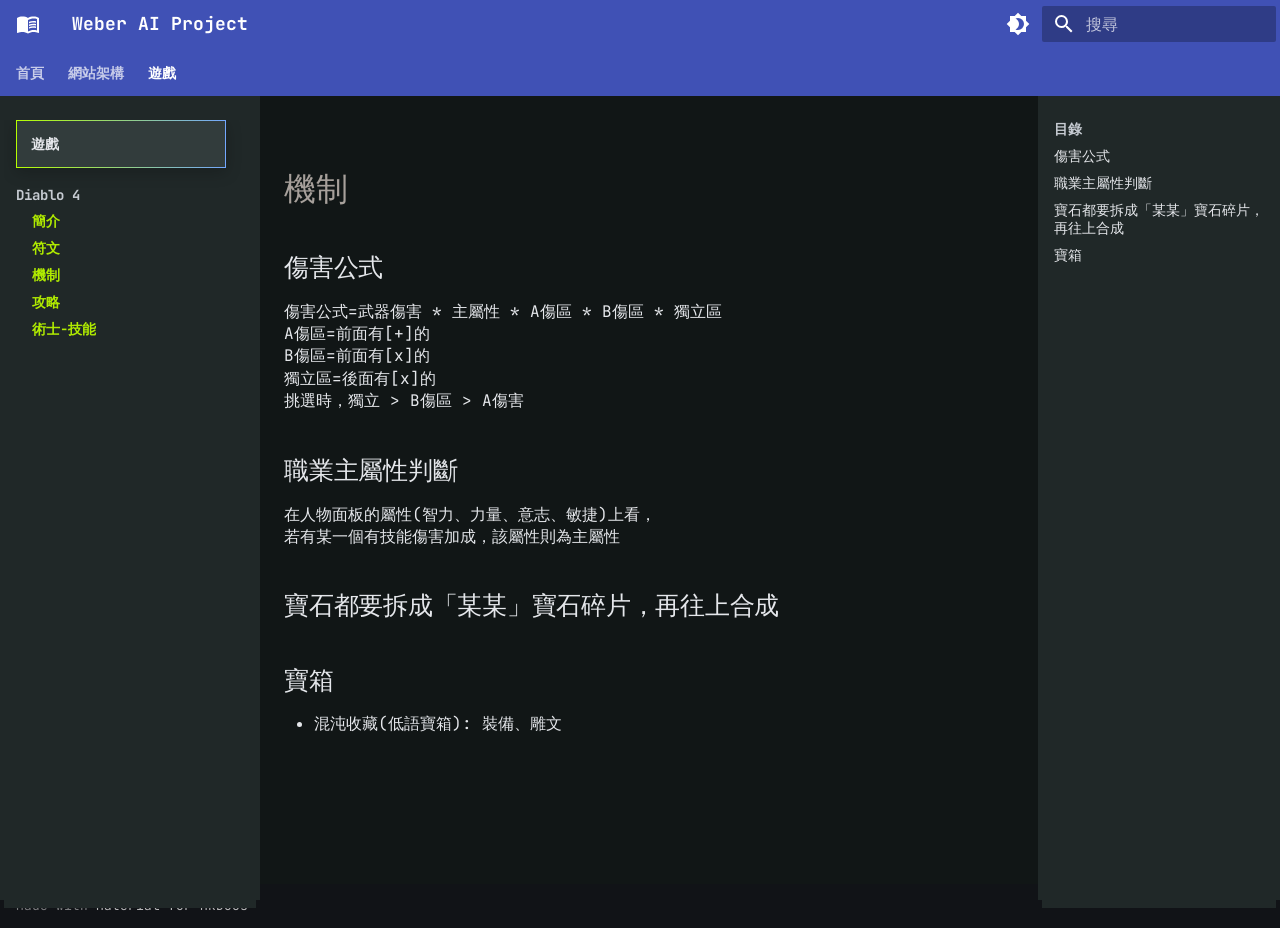
<file: diablo4/mechanics/index.html>
<!doctype html>
<html lang="zh-TW" class="no-js">
  <head>
    
      <meta charset="utf-8">
      <meta name="viewport" content="width=device-width,initial-scale=1">
      
        <meta name="description" content="Weber AI Project knowledge base">
      
      
        <meta name="author" content="Weber">
      
      
      
        <link rel="prev" href="../runes/">
      
      
        <link rel="next" href="../tips/">
      
      
        
      
      
      <link rel="icon" href="../../assets/images/favicon.png">
      <meta name="generator" content="mkdocs-1.6.1, mkdocs-material-9.7.6">
    
    
      
        <title>機制 - Weber AI Project</title>
      
    
    
      <link rel="stylesheet" href="../../assets/stylesheets/main.484c7ddc.min.css">
      
        
        <link rel="stylesheet" href="../../assets/stylesheets/palette.ab4e12ef.min.css">
      
      


    
    
      
    
    
      
        
        
        <link rel="preconnect" href="https://fonts.gstatic.com" crossorigin>
        <link rel="stylesheet" href="https://fonts.googleapis.com/css?family=JetBrains+Mono:300,300i,400,400i,700,700i%7CJetBrains+Mono:400,400i,700,700i&display=fallback">
        <style>:root{--md-text-font:"JetBrains Mono";--md-code-font:"JetBrains Mono"}</style>
      
    
    
      <link rel="stylesheet" href="../../stylesheets/extra.css">
    
    <script>__md_scope=new URL("../..",location),__md_hash=e=>[...e].reduce(((e,_)=>(e<<5)-e+_.charCodeAt(0)),0),__md_get=(e,_=localStorage,t=__md_scope)=>JSON.parse(_.getItem(t.pathname+"."+e)),__md_set=(e,_,t=localStorage,a=__md_scope)=>{try{t.setItem(a.pathname+"."+e,JSON.stringify(_))}catch(e){}}</script>
    
      

    
    
  </head>
  
  
    
    
      
    
    
    
    
    <body dir="ltr" data-md-color-scheme="slate" data-md-color-primary="indigo" data-md-color-accent="lime">
  
    
    <input class="md-toggle" data-md-toggle="drawer" type="checkbox" id="__drawer" autocomplete="off">
    <input class="md-toggle" data-md-toggle="search" type="checkbox" id="__search" autocomplete="off">
    <label class="md-overlay" for="__drawer"></label>
    <div data-md-component="skip">
      
        
        <a href="#_1" class="md-skip">
          跳轉到
        </a>
      
    </div>
    <div data-md-component="announce">
      
    </div>
    
    
      

<header class="md-header" data-md-component="header">
  <nav class="md-header__inner md-grid" aria-label="頁首">
    <a href="../.." title="Weber AI Project" class="md-header__button md-logo" aria-label="Weber AI Project" data-md-component="logo">
      
  
  <svg xmlns="http://www.w3.org/2000/svg" viewBox="0 0 24 24"><path d="M12 21.5c-1.35-.85-3.8-1.5-5.5-1.5-1.65 0-3.35.3-4.75 1.05-.1.05-.15.05-.25.05-.25 0-.5-.25-.5-.5V6c.6-.45 1.25-.75 2-1 1.11-.35 2.33-.5 3.5-.5 1.95 0 4.05.4 5.5 1.5 1.45-1.1 3.55-1.5 5.5-1.5 1.17 0 2.39.15 3.5.5.75.25 1.4.55 2 1v14.6c0 .25-.25.5-.5.5-.1 0-.15 0-.25-.05-1.4-.75-3.1-1.05-4.75-1.05-1.7 0-4.15.65-5.5 1.5M12 8v11.5c1.35-.85 3.8-1.5 5.5-1.5 1.2 0 2.4.15 3.5.5V7c-1.1-.35-2.3-.5-3.5-.5-1.7 0-4.15.65-5.5 1.5m1 3.5c1.11-.68 2.6-1 4.5-1 .91 0 1.76.09 2.5.28V9.23c-.87-.15-1.71-.23-2.5-.23q-2.655 0-4.5.84zm4.5.17c-1.71 0-3.21.26-4.5.79v1.69c1.11-.65 2.6-.99 4.5-.99 1.04 0 1.88.08 2.5.24v-1.5c-.87-.16-1.71-.23-2.5-.23m2.5 2.9c-.87-.16-1.71-.24-2.5-.24-1.83 0-3.33.27-4.5.8v1.69c1.11-.66 2.6-.99 4.5-.99 1.04 0 1.88.08 2.5.24z"/></svg>

    </a>
    <label class="md-header__button md-icon" for="__drawer">
      
      <svg xmlns="http://www.w3.org/2000/svg" viewBox="0 0 24 24"><path d="M3 6h18v2H3zm0 5h18v2H3zm0 5h18v2H3z"/></svg>
    </label>
    <div class="md-header__title" data-md-component="header-title">
      <div class="md-header__ellipsis">
        <div class="md-header__topic">
          <span class="md-ellipsis">
            Weber AI Project
          </span>
        </div>
        <div class="md-header__topic" data-md-component="header-topic">
          <span class="md-ellipsis">
            
              機制
            
          </span>
        </div>
      </div>
    </div>
    
      
        <form class="md-header__option" data-md-component="palette">
  
    
    
    
    <input class="md-option" data-md-color-media="" data-md-color-scheme="slate" data-md-color-primary="indigo" data-md-color-accent="lime"  aria-label="切換亮色模式"  type="radio" name="__palette" id="__palette_0">
    
      <label class="md-header__button md-icon" title="切換亮色模式" for="__palette_1" hidden>
        <svg xmlns="http://www.w3.org/2000/svg" viewBox="0 0 24 24"><path d="M12 18c-.89 0-1.74-.2-2.5-.55C11.56 16.5 13 14.42 13 12s-1.44-4.5-3.5-5.45C10.26 6.2 11.11 6 12 6a6 6 0 0 1 6 6 6 6 0 0 1-6 6m8-9.31V4h-4.69L12 .69 8.69 4H4v4.69L.69 12 4 15.31V20h4.69L12 23.31 15.31 20H20v-4.69L23.31 12z"/></svg>
      </label>
    
  
    
    
    
    <input class="md-option" data-md-color-media="" data-md-color-scheme="default" data-md-color-primary="indigo" data-md-color-accent="lime"  aria-label="切換暗色模式"  type="radio" name="__palette" id="__palette_1">
    
      <label class="md-header__button md-icon" title="切換暗色模式" for="__palette_0" hidden>
        <svg xmlns="http://www.w3.org/2000/svg" viewBox="0 0 24 24"><path d="M12 8a4 4 0 0 0-4 4 4 4 0 0 0 4 4 4 4 0 0 0 4-4 4 4 0 0 0-4-4m0 10a6 6 0 0 1-6-6 6 6 0 0 1 6-6 6 6 0 0 1 6 6 6 6 0 0 1-6 6m8-9.31V4h-4.69L12 .69 8.69 4H4v4.69L.69 12 4 15.31V20h4.69L12 23.31 15.31 20H20v-4.69L23.31 12z"/></svg>
      </label>
    
  
</form>
      
    
    
      <script>var palette=__md_get("__palette");if(palette&&palette.color){if("(prefers-color-scheme)"===palette.color.media){var media=matchMedia("(prefers-color-scheme: light)"),input=document.querySelector(media.matches?"[data-md-color-media='(prefers-color-scheme: light)']":"[data-md-color-media='(prefers-color-scheme: dark)']");palette.color.media=input.getAttribute("data-md-color-media"),palette.color.scheme=input.getAttribute("data-md-color-scheme"),palette.color.primary=input.getAttribute("data-md-color-primary"),palette.color.accent=input.getAttribute("data-md-color-accent")}for(var[key,value]of Object.entries(palette.color))document.body.setAttribute("data-md-color-"+key,value)}</script>
    
    
    
      
      
        <label class="md-header__button md-icon" for="__search">
          
          <svg xmlns="http://www.w3.org/2000/svg" viewBox="0 0 24 24"><path d="M9.5 3A6.5 6.5 0 0 1 16 9.5c0 1.61-.59 3.09-1.56 4.23l.27.27h.79l5 5-1.5 1.5-5-5v-.79l-.27-.27A6.52 6.52 0 0 1 9.5 16 6.5 6.5 0 0 1 3 9.5 6.5 6.5 0 0 1 9.5 3m0 2C7 5 5 7 5 9.5S7 14 9.5 14 14 12 14 9.5 12 5 9.5 5"/></svg>
        </label>
        <div class="md-search" data-md-component="search" role="dialog">
  <label class="md-search__overlay" for="__search"></label>
  <div class="md-search__inner" role="search">
    <form class="md-search__form" name="search">
      <input type="text" class="md-search__input" name="query" aria-label="搜尋" placeholder="搜尋" autocapitalize="off" autocorrect="off" autocomplete="off" spellcheck="false" data-md-component="search-query" required>
      <label class="md-search__icon md-icon" for="__search">
        
        <svg xmlns="http://www.w3.org/2000/svg" viewBox="0 0 24 24"><path d="M9.5 3A6.5 6.5 0 0 1 16 9.5c0 1.61-.59 3.09-1.56 4.23l.27.27h.79l5 5-1.5 1.5-5-5v-.79l-.27-.27A6.52 6.52 0 0 1 9.5 16 6.5 6.5 0 0 1 3 9.5 6.5 6.5 0 0 1 9.5 3m0 2C7 5 5 7 5 9.5S7 14 9.5 14 14 12 14 9.5 12 5 9.5 5"/></svg>
        
        <svg xmlns="http://www.w3.org/2000/svg" viewBox="0 0 24 24"><path d="M20 11v2H8l5.5 5.5-1.42 1.42L4.16 12l7.92-7.92L13.5 5.5 8 11z"/></svg>
      </label>
      <nav class="md-search__options" aria-label="搜尋">
        
          <a href="javascript:void(0)" class="md-search__icon md-icon" title="分享" aria-label="分享" data-clipboard data-clipboard-text="" data-md-component="search-share" tabindex="-1">
            
            <svg xmlns="http://www.w3.org/2000/svg" viewBox="0 0 24 24"><path d="M18 16.08c-.76 0-1.44.3-1.96.77L8.91 12.7c.05-.23.09-.46.09-.7s-.04-.47-.09-.7l7.05-4.11c.54.5 1.25.81 2.04.81a3 3 0 0 0 3-3 3 3 0 0 0-3-3 3 3 0 0 0-3 3c0 .24.04.47.09.7L8.04 9.81C7.5 9.31 6.79 9 6 9a3 3 0 0 0-3 3 3 3 0 0 0 3 3c.79 0 1.5-.31 2.04-.81l7.12 4.15c-.05.21-.08.43-.08.66 0 1.61 1.31 2.91 2.92 2.91s2.92-1.3 2.92-2.91A2.92 2.92 0 0 0 18 16.08"/></svg>
          </a>
        
        <button type="reset" class="md-search__icon md-icon" title="清除" aria-label="清除" tabindex="-1">
          
          <svg xmlns="http://www.w3.org/2000/svg" viewBox="0 0 24 24"><path d="M19 6.41 17.59 5 12 10.59 6.41 5 5 6.41 10.59 12 5 17.59 6.41 19 12 13.41 17.59 19 19 17.59 13.41 12z"/></svg>
        </button>
      </nav>
      
    </form>
    <div class="md-search__output">
      <div class="md-search__scrollwrap" tabindex="0" data-md-scrollfix>
        <div class="md-search-result" data-md-component="search-result">
          <div class="md-search-result__meta">
            正在初始化搜尋引擎
          </div>
          <ol class="md-search-result__list" role="presentation"></ol>
        </div>
      </div>
    </div>
  </div>
</div>
      
    
    
  </nav>
  
</header>
    
    <div class="md-container" data-md-component="container">
      
      
        
          
            
<nav class="md-tabs" aria-label="標籤" data-md-component="tabs">
  <div class="md-grid">
    <ul class="md-tabs__list">
      
        
  
  
  
  
    
    
      <li class="md-tabs__item">
        <a href="../.." class="md-tabs__link">
          
  
  
  首頁

        </a>
      </li>
    
  

      
        
  
  
  
  
    
    
      <li class="md-tabs__item">
        <a href="../../mkdocs-web/" class="md-tabs__link">
          
  
  
  網站架構

        </a>
      </li>
    
  

      
        
  
  
  
    
  
  
    
    
      
  
  
  
    
  
  
    
    
      <li class="md-tabs__item md-tabs__item--active">
        <a href="../" class="md-tabs__link">
          
  
  
  遊戲

        </a>
      </li>
    
  

    
  

      
    </ul>
  </div>
</nav>
          
        
      
      <main class="md-main" data-md-component="main">
        <div class="md-main__inner md-grid">
          
            
              
              <div class="md-sidebar md-sidebar--primary" data-md-component="sidebar" data-md-type="navigation" >
                <div class="md-sidebar__scrollwrap">
                  <div class="md-sidebar__inner">
                    


  


<nav class="md-nav md-nav--primary md-nav--lifted" aria-label="導覽列" data-md-level="0">
  <label class="md-nav__title" for="__drawer">
    <a href="../.." title="Weber AI Project" class="md-nav__button md-logo" aria-label="Weber AI Project" data-md-component="logo">
      
  
  <svg xmlns="http://www.w3.org/2000/svg" viewBox="0 0 24 24"><path d="M12 21.5c-1.35-.85-3.8-1.5-5.5-1.5-1.65 0-3.35.3-4.75 1.05-.1.05-.15.05-.25.05-.25 0-.5-.25-.5-.5V6c.6-.45 1.25-.75 2-1 1.11-.35 2.33-.5 3.5-.5 1.95 0 4.05.4 5.5 1.5 1.45-1.1 3.55-1.5 5.5-1.5 1.17 0 2.39.15 3.5.5.75.25 1.4.55 2 1v14.6c0 .25-.25.5-.5.5-.1 0-.15 0-.25-.05-1.4-.75-3.1-1.05-4.75-1.05-1.7 0-4.15.65-5.5 1.5M12 8v11.5c1.35-.85 3.8-1.5 5.5-1.5 1.2 0 2.4.15 3.5.5V7c-1.1-.35-2.3-.5-3.5-.5-1.7 0-4.15.65-5.5 1.5m1 3.5c1.11-.68 2.6-1 4.5-1 .91 0 1.76.09 2.5.28V9.23c-.87-.15-1.71-.23-2.5-.23q-2.655 0-4.5.84zm4.5.17c-1.71 0-3.21.26-4.5.79v1.69c1.11-.65 2.6-.99 4.5-.99 1.04 0 1.88.08 2.5.24v-1.5c-.87-.16-1.71-.23-2.5-.23m2.5 2.9c-.87-.16-1.71-.24-2.5-.24-1.83 0-3.33.27-4.5.8v1.69c1.11-.66 2.6-.99 4.5-.99 1.04 0 1.88.08 2.5.24z"/></svg>

    </a>
    Weber AI Project
  </label>
  
  <ul class="md-nav__list" data-md-scrollfix>
    
      
      
  
  
  
  
    
    
    
    
      
      
        
      
    
    
    <li class="md-nav__item md-nav__item--nested">
      
        
        
          
        
        <input class="md-nav__toggle md-toggle md-toggle--indeterminate" type="checkbox" id="__nav_1" >
        
          
          <label class="md-nav__link" for="__nav_1" id="__nav_1_label" tabindex="0">
            
  
  
  <span class="md-ellipsis">
    
  
    首頁
  

    
  </span>
  
  

            <span class="md-nav__icon md-icon"></span>
          </label>
        
        <nav class="md-nav" data-md-level="1" aria-labelledby="__nav_1_label" aria-expanded="false">
          <label class="md-nav__title" for="__nav_1">
            <span class="md-nav__icon md-icon"></span>
            
  
    首頁
  

          </label>
          <ul class="md-nav__list" data-md-scrollfix>
            
              
                
  
  
  
  
    <li class="md-nav__item">
      <a href="../.." class="md-nav__link">
        
  
  
  <span class="md-ellipsis">
    
  
    總覽
  

    
  </span>
  
  

      </a>
    </li>
  

              
            
          </ul>
        </nav>
      
    </li>
  

    
      
      
  
  
  
  
    
    
    
    
      
      
        
      
    
    
    <li class="md-nav__item md-nav__item--nested">
      
        
        
          
        
        <input class="md-nav__toggle md-toggle md-toggle--indeterminate" type="checkbox" id="__nav_2" >
        
          
          <label class="md-nav__link" for="__nav_2" id="__nav_2_label" tabindex="0">
            
  
  
  <span class="md-ellipsis">
    
  
    網站架構
  

    
  </span>
  
  

            <span class="md-nav__icon md-icon"></span>
          </label>
        
        <nav class="md-nav" data-md-level="1" aria-labelledby="__nav_2_label" aria-expanded="false">
          <label class="md-nav__title" for="__nav_2">
            <span class="md-nav__icon md-icon"></span>
            
  
    網站架構
  

          </label>
          <ul class="md-nav__list" data-md-scrollfix>
            
              
                
  
  
  
  
    <li class="md-nav__item">
      <a href="../../mkdocs-web/" class="md-nav__link">
        
  
  
  <span class="md-ellipsis">
    
  
    簡介
  

    
  </span>
  
  

      </a>
    </li>
  

              
            
              
                
  
  
  
  
    <li class="md-nav__item">
      <a href="../../mkdocs-web/getting-started/" class="md-nav__link">
        
  
  
  <span class="md-ellipsis">
    
  
    入門筆記
  

    
  </span>
  
  

      </a>
    </li>
  

              
            
          </ul>
        </nav>
      
    </li>
  

    
      
      
  
  
    
  
  
  
    
    
    
    
      
        
        
      
      
        
      
    
    
    <li class="md-nav__item md-nav__item--active md-nav__item--section md-nav__item--nested">
      
        
        
        <input class="md-nav__toggle md-toggle " type="checkbox" id="__nav_3" checked>
        
          
          <label class="md-nav__link" for="__nav_3" id="__nav_3_label" tabindex="">
            
  
  
  <span class="md-ellipsis">
    
  
    遊戲
  

    
  </span>
  
  

            <span class="md-nav__icon md-icon"></span>
          </label>
        
        <nav class="md-nav" data-md-level="1" aria-labelledby="__nav_3_label" aria-expanded="true">
          <label class="md-nav__title" for="__nav_3">
            <span class="md-nav__icon md-icon"></span>
            
  
    遊戲
  

          </label>
          <ul class="md-nav__list" data-md-scrollfix>
            
              
                
  
  
    
  
  
  
    
    
    
    
      
      
        
          
          
        
      
    
    
    <li class="md-nav__item md-nav__item--active md-nav__item--section md-nav__item--nested">
      
        
        
        <input class="md-nav__toggle md-toggle " type="checkbox" id="__nav_3_1" checked>
        
          
          <label class="md-nav__link" for="__nav_3_1" id="__nav_3_1_label" tabindex="">
            
  
  
  <span class="md-ellipsis">
    
  
    Diablo 4
  

    
  </span>
  
  

            <span class="md-nav__icon md-icon"></span>
          </label>
        
        <nav class="md-nav" data-md-level="2" aria-labelledby="__nav_3_1_label" aria-expanded="true">
          <label class="md-nav__title" for="__nav_3_1">
            <span class="md-nav__icon md-icon"></span>
            
  
    Diablo 4
  

          </label>
          <ul class="md-nav__list" data-md-scrollfix>
            
              
                
  
  
  
  
    <li class="md-nav__item">
      <a href="../" class="md-nav__link">
        
  
  
  <span class="md-ellipsis">
    
  
    簡介
  

    
  </span>
  
  

      </a>
    </li>
  

              
            
              
                
  
  
  
  
    <li class="md-nav__item">
      <a href="../runes/" class="md-nav__link">
        
  
  
  <span class="md-ellipsis">
    
  
    符文
  

    
  </span>
  
  

      </a>
    </li>
  

              
            
              
                
  
  
    
  
  
  
    <li class="md-nav__item md-nav__item--active">
      
      <input class="md-nav__toggle md-toggle" type="checkbox" id="__toc">
      
      
        
      
      
        <label class="md-nav__link md-nav__link--active" for="__toc">
          
  
  
  <span class="md-ellipsis">
    
  
    機制
  

    
  </span>
  
  

          <span class="md-nav__icon md-icon"></span>
        </label>
      
      <a href="./" class="md-nav__link md-nav__link--active">
        
  
  
  <span class="md-ellipsis">
    
  
    機制
  

    
  </span>
  
  

      </a>
      
        

<nav class="md-nav md-nav--secondary" aria-label="目錄">
  
  
  
    
  
  
    <label class="md-nav__title" for="__toc">
      <span class="md-nav__icon md-icon"></span>
      目錄
    </label>
    <ul class="md-nav__list" data-md-component="toc" data-md-scrollfix>
      
        <li class="md-nav__item">
  <a href="#_2" class="md-nav__link">
    <span class="md-ellipsis">
      
        傷害公式
      
    </span>
  </a>
  
</li>
      
        <li class="md-nav__item">
  <a href="#_3" class="md-nav__link">
    <span class="md-ellipsis">
      
        職業主屬性判斷
      
    </span>
  </a>
  
</li>
      
        <li class="md-nav__item">
  <a href="#_4" class="md-nav__link">
    <span class="md-ellipsis">
      
        寶石都要拆成「某某」寶石碎片，再往上合成
      
    </span>
  </a>
  
</li>
      
        <li class="md-nav__item">
  <a href="#_5" class="md-nav__link">
    <span class="md-ellipsis">
      
        寶箱
      
    </span>
  </a>
  
</li>
      
    </ul>
  
</nav>
      
    </li>
  

              
            
              
                
  
  
  
  
    <li class="md-nav__item">
      <a href="../tips/" class="md-nav__link">
        
  
  
  <span class="md-ellipsis">
    
  
    攻略
  

    
  </span>
  
  

      </a>
    </li>
  

              
            
              
                
  
  
  
  
    <li class="md-nav__item">
      <a href="../warlock-skills/" class="md-nav__link">
        
  
  
  <span class="md-ellipsis">
    
  
    術士-技能
  

    
  </span>
  
  

      </a>
    </li>
  

              
            
          </ul>
        </nav>
      
    </li>
  

              
            
          </ul>
        </nav>
      
    </li>
  

    
  </ul>
</nav>
                  </div>
                </div>
              </div>
            
            
              
              <div class="md-sidebar md-sidebar--secondary" data-md-component="sidebar" data-md-type="toc" >
                <div class="md-sidebar__scrollwrap">
                  <div class="md-sidebar__inner">
                    

<nav class="md-nav md-nav--secondary" aria-label="目錄">
  
  
  
    
  
  
    <label class="md-nav__title" for="__toc">
      <span class="md-nav__icon md-icon"></span>
      目錄
    </label>
    <ul class="md-nav__list" data-md-component="toc" data-md-scrollfix>
      
        <li class="md-nav__item">
  <a href="#_2" class="md-nav__link">
    <span class="md-ellipsis">
      
        傷害公式
      
    </span>
  </a>
  
</li>
      
        <li class="md-nav__item">
  <a href="#_3" class="md-nav__link">
    <span class="md-ellipsis">
      
        職業主屬性判斷
      
    </span>
  </a>
  
</li>
      
        <li class="md-nav__item">
  <a href="#_4" class="md-nav__link">
    <span class="md-ellipsis">
      
        寶石都要拆成「某某」寶石碎片，再往上合成
      
    </span>
  </a>
  
</li>
      
        <li class="md-nav__item">
  <a href="#_5" class="md-nav__link">
    <span class="md-ellipsis">
      
        寶箱
      
    </span>
  </a>
  
</li>
      
    </ul>
  
</nav>
                  </div>
                </div>
              </div>
            
          
          
            <div class="md-content" data-md-component="content">
              
              <article class="md-content__inner md-typeset">
                
                  



<h1 id="_1">機制<a class="headerlink" href="#_1" title="Permanent link">&para;</a></h1>
<h2 id="_2">傷害公式<a class="headerlink" href="#_2" title="Permanent link">&para;</a></h2>
<p>傷害公式=武器傷害 * 主屬性 * A傷區 * B傷區 * 獨立區<br />
A傷區=前面有[+]的<br />
B傷區=前面有[x]的<br />
獨立區=後面有[x]的<br />
挑選時，獨立 &gt; B傷區 &gt; A傷害</p>
<h2 id="_3">職業主屬性判斷<a class="headerlink" href="#_3" title="Permanent link">&para;</a></h2>
<p>在人物面板的屬性(智力、力量、意志、敏捷)上看，<br />
若有某一個有技能傷害加成，該屬性則為主屬性</p>
<h2 id="_4">寶石都要拆成「某某」寶石碎片，再往上合成<a class="headerlink" href="#_4" title="Permanent link">&para;</a></h2>
<h2 id="_5">寶箱<a class="headerlink" href="#_5" title="Permanent link">&para;</a></h2>
<ul>
<li>混沌收藏(低語寶箱): 裝備、雕文</li>
</ul>












                
              </article>
            </div>
          
          
<script>var target=document.getElementById(location.hash.slice(1));target&&target.name&&(target.checked=target.name.startsWith("__tabbed_"))</script>
        </div>
        
          <button type="button" class="md-top md-icon" data-md-component="top" hidden>
  
  <svg xmlns="http://www.w3.org/2000/svg" viewBox="0 0 24 24"><path d="M13 20h-2V8l-5.5 5.5-1.42-1.42L12 4.16l7.92 7.92-1.42 1.42L13 8z"/></svg>
  回到頂端
</button>
        
      </main>
      
        <footer class="md-footer">
  
  <div class="md-footer-meta md-typeset">
    <div class="md-footer-meta__inner md-grid">
      <div class="md-copyright">
  
  
    Made with
    <a href="https://squidfunk.github.io/mkdocs-material/" target="_blank" rel="noopener">
      Material for MkDocs
    </a>
  
</div>
      
    </div>
  </div>
</footer>
      
    </div>
    <div class="md-dialog" data-md-component="dialog">
      <div class="md-dialog__inner md-typeset"></div>
    </div>
    
    
    
      
      
      <script id="__config" type="application/json">{"annotate": null, "base": "../..", "features": ["navigation.tabs", "navigation.sections", "navigation.expand", "navigation.top", "search.highlight", "search.share", "content.code.copy"], "search": "../../assets/javascripts/workers/search.2c215733.min.js", "tags": null, "translations": {"clipboard.copied": "\u5df2\u8907\u88fd", "clipboard.copy": "\u8907\u88fd", "search.result.more.one": "\u6b64\u9801\u5c1a\u6709 1 \u500b\u7b26\u5408\u7684\u9805\u76ee", "search.result.more.other": "\u6b64\u9801\u5c1a\u6709 # \u500b\u7b26\u5408\u7684\u9805\u76ee", "search.result.none": "\u6c92\u6709\u7b26\u5408\u7684\u9805\u76ee", "search.result.one": "\u627e\u5230 1 \u500b\u7b26\u5408\u7684\u9805\u76ee", "search.result.other": "\u627e\u5230 # \u500b\u7b26\u5408\u7684\u9805\u76ee", "search.result.placeholder": "\u6253\u5b57\u9032\u884c\u641c\u5c0b", "search.result.term.missing": "\u7f3a\u5c11\u5b57\u8a5e", "select.version": "\u9078\u64c7\u7248\u672c"}, "version": null}</script>
    
    
      <script src="../../assets/javascripts/bundle.79ae519e.min.js"></script>
      
    
  </body>
</html>
</file>
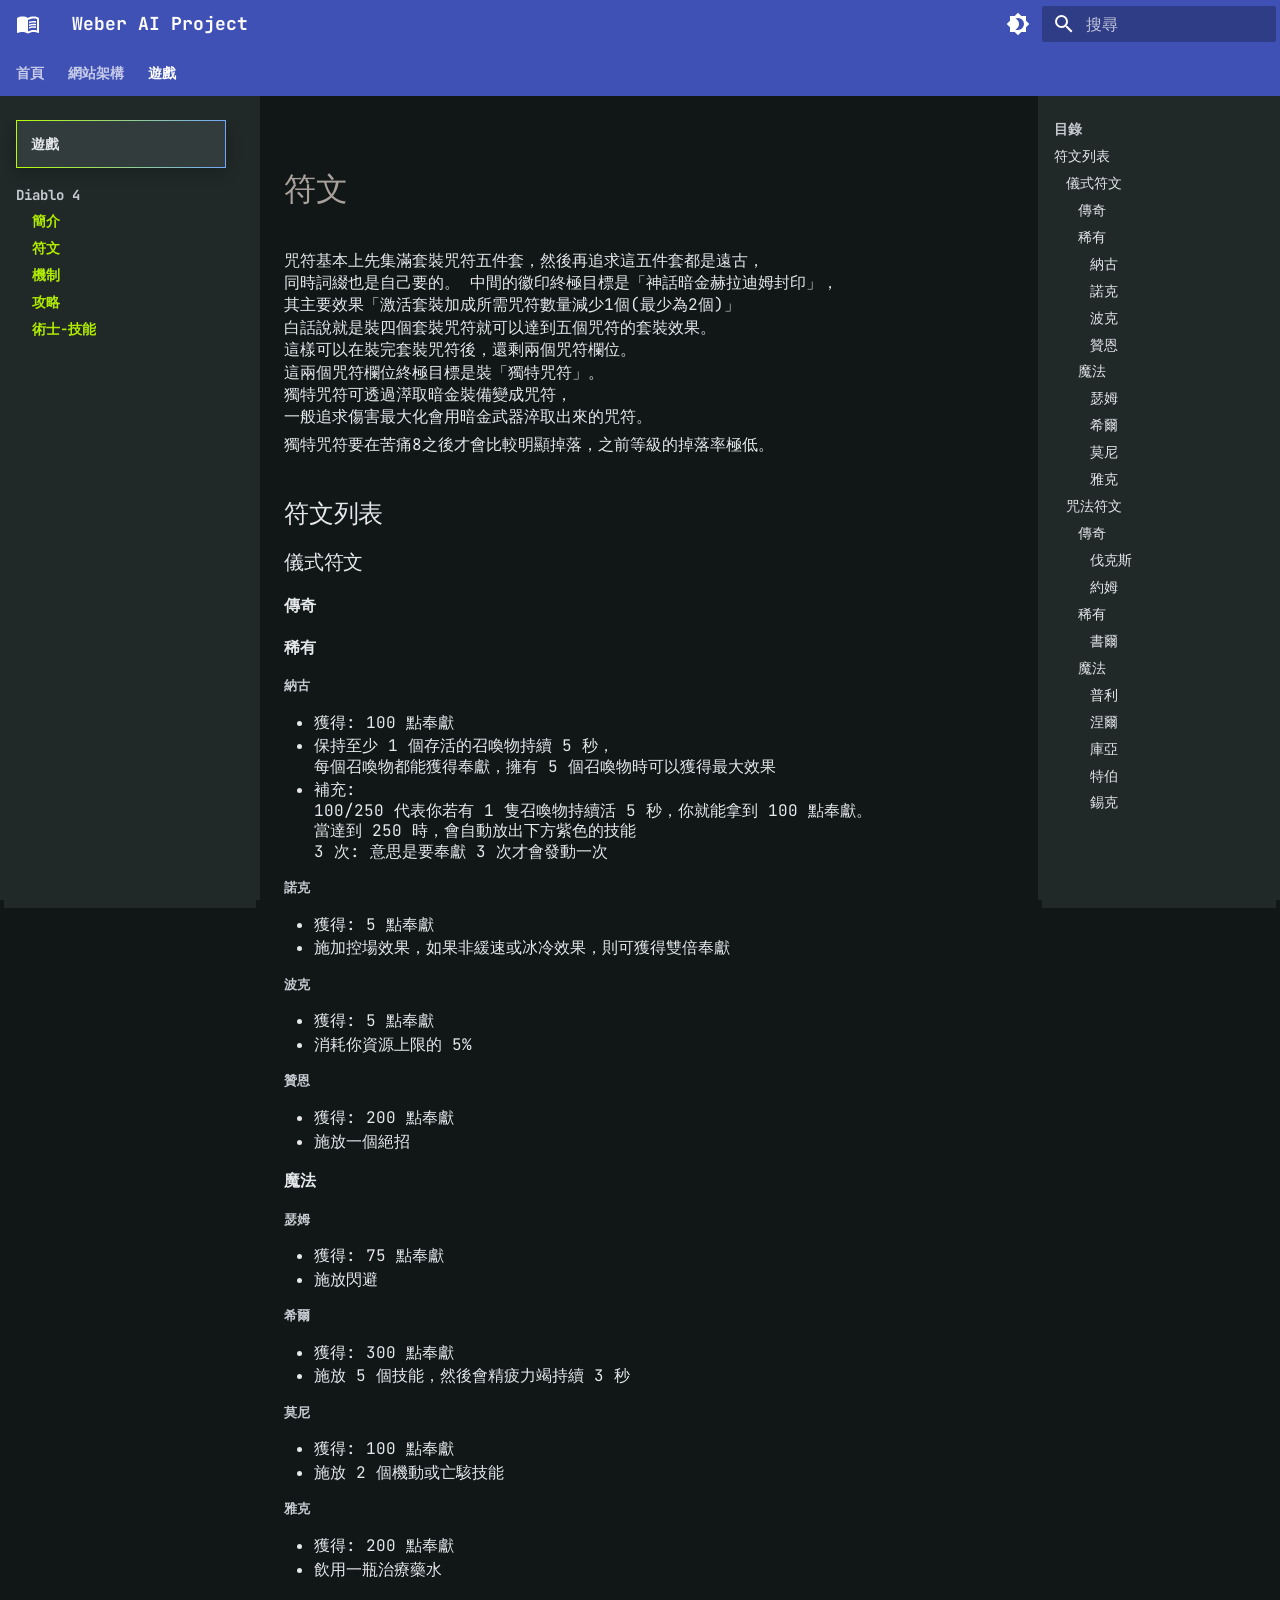
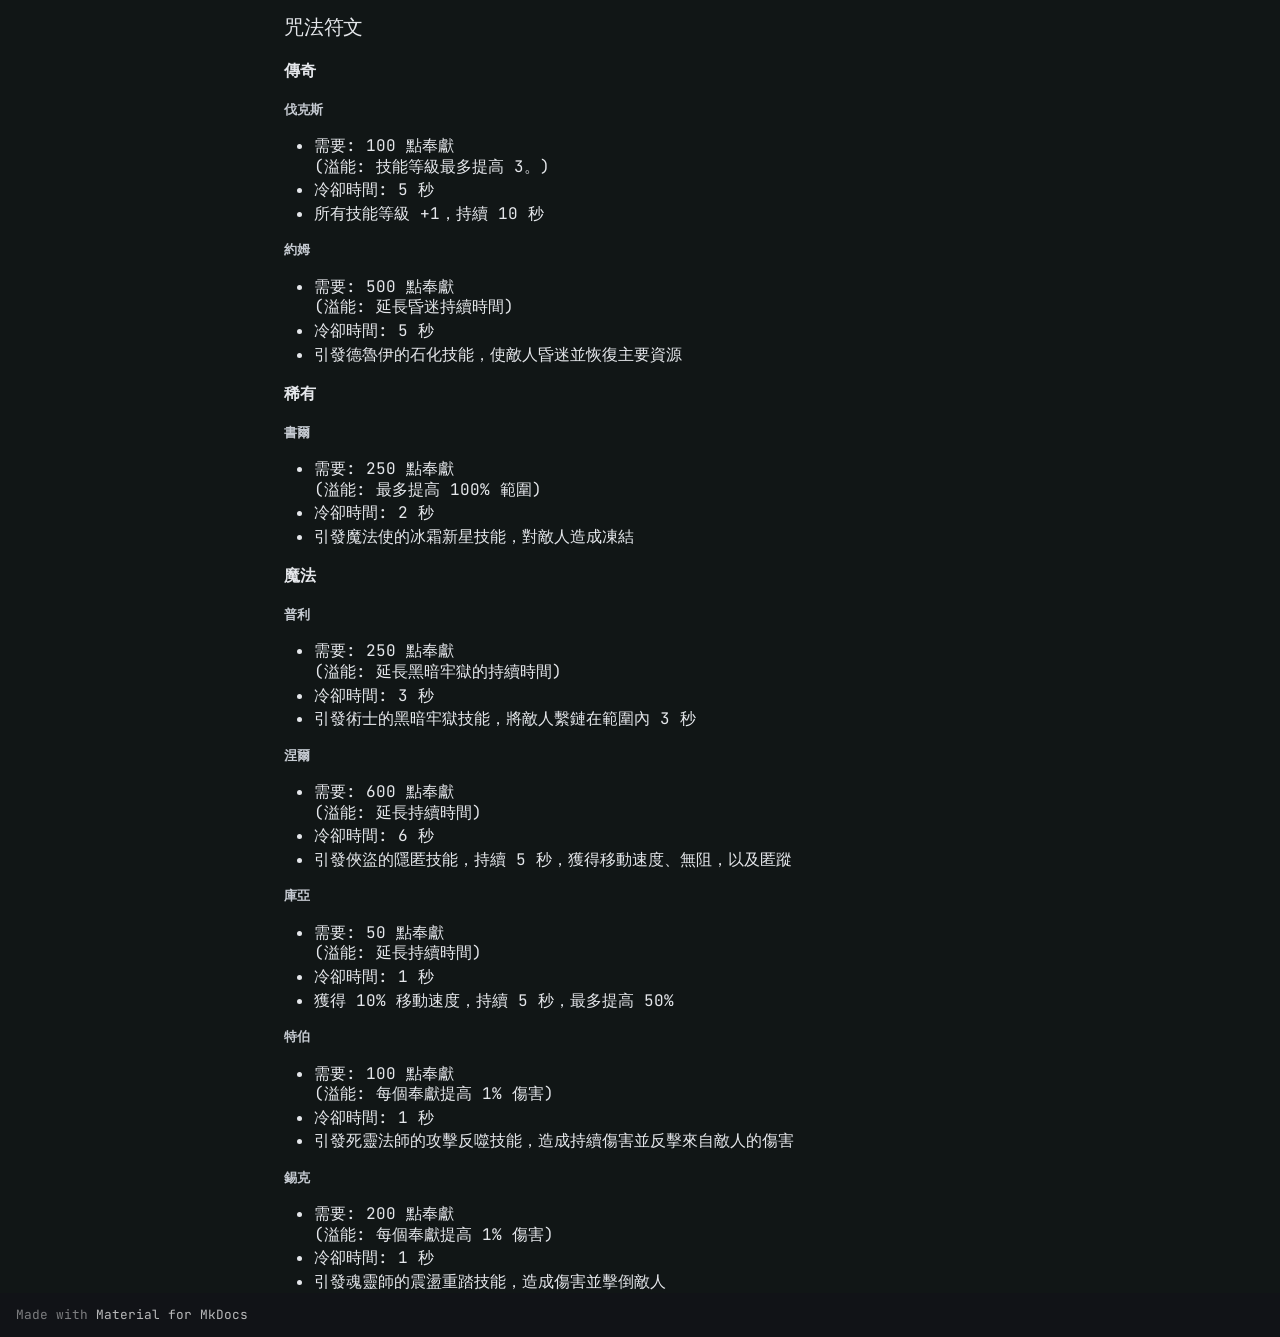
<file: diablo4/runes/index.html>
<!doctype html>
<html lang="zh-TW" class="no-js">
  <head>
    
      <meta charset="utf-8">
      <meta name="viewport" content="width=device-width,initial-scale=1">
      
        <meta name="description" content="Weber AI Project knowledge base">
      
      
        <meta name="author" content="Weber">
      
      
      
        <link rel="prev" href="../">
      
      
        <link rel="next" href="../mechanics/">
      
      
        
      
      
      <link rel="icon" href="../../assets/images/favicon.png">
      <meta name="generator" content="mkdocs-1.6.1, mkdocs-material-9.7.6">
    
    
      
        <title>符文 - Weber AI Project</title>
      
    
    
      <link rel="stylesheet" href="../../assets/stylesheets/main.484c7ddc.min.css">
      
        
        <link rel="stylesheet" href="../../assets/stylesheets/palette.ab4e12ef.min.css">
      
      


    
    
      
    
    
      
        
        
        <link rel="preconnect" href="https://fonts.gstatic.com" crossorigin>
        <link rel="stylesheet" href="https://fonts.googleapis.com/css?family=JetBrains+Mono:300,300i,400,400i,700,700i%7CJetBrains+Mono:400,400i,700,700i&display=fallback">
        <style>:root{--md-text-font:"JetBrains Mono";--md-code-font:"JetBrains Mono"}</style>
      
    
    
      <link rel="stylesheet" href="../../stylesheets/extra.css">
    
    <script>__md_scope=new URL("../..",location),__md_hash=e=>[...e].reduce(((e,_)=>(e<<5)-e+_.charCodeAt(0)),0),__md_get=(e,_=localStorage,t=__md_scope)=>JSON.parse(_.getItem(t.pathname+"."+e)),__md_set=(e,_,t=localStorage,a=__md_scope)=>{try{t.setItem(a.pathname+"."+e,JSON.stringify(_))}catch(e){}}</script>
    
      

    
    
  </head>
  
  
    
    
      
    
    
    
    
    <body dir="ltr" data-md-color-scheme="slate" data-md-color-primary="indigo" data-md-color-accent="lime">
  
    
    <input class="md-toggle" data-md-toggle="drawer" type="checkbox" id="__drawer" autocomplete="off">
    <input class="md-toggle" data-md-toggle="search" type="checkbox" id="__search" autocomplete="off">
    <label class="md-overlay" for="__drawer"></label>
    <div data-md-component="skip">
      
        
        <a href="#_1" class="md-skip">
          跳轉到
        </a>
      
    </div>
    <div data-md-component="announce">
      
    </div>
    
    
      

<header class="md-header" data-md-component="header">
  <nav class="md-header__inner md-grid" aria-label="頁首">
    <a href="../.." title="Weber AI Project" class="md-header__button md-logo" aria-label="Weber AI Project" data-md-component="logo">
      
  
  <svg xmlns="http://www.w3.org/2000/svg" viewBox="0 0 24 24"><path d="M12 21.5c-1.35-.85-3.8-1.5-5.5-1.5-1.65 0-3.35.3-4.75 1.05-.1.05-.15.05-.25.05-.25 0-.5-.25-.5-.5V6c.6-.45 1.25-.75 2-1 1.11-.35 2.33-.5 3.5-.5 1.95 0 4.05.4 5.5 1.5 1.45-1.1 3.55-1.5 5.5-1.5 1.17 0 2.39.15 3.5.5.75.25 1.4.55 2 1v14.6c0 .25-.25.5-.5.5-.1 0-.15 0-.25-.05-1.4-.75-3.1-1.05-4.75-1.05-1.7 0-4.15.65-5.5 1.5M12 8v11.5c1.35-.85 3.8-1.5 5.5-1.5 1.2 0 2.4.15 3.5.5V7c-1.1-.35-2.3-.5-3.5-.5-1.7 0-4.15.65-5.5 1.5m1 3.5c1.11-.68 2.6-1 4.5-1 .91 0 1.76.09 2.5.28V9.23c-.87-.15-1.71-.23-2.5-.23q-2.655 0-4.5.84zm4.5.17c-1.71 0-3.21.26-4.5.79v1.69c1.11-.65 2.6-.99 4.5-.99 1.04 0 1.88.08 2.5.24v-1.5c-.87-.16-1.71-.23-2.5-.23m2.5 2.9c-.87-.16-1.71-.24-2.5-.24-1.83 0-3.33.27-4.5.8v1.69c1.11-.66 2.6-.99 4.5-.99 1.04 0 1.88.08 2.5.24z"/></svg>

    </a>
    <label class="md-header__button md-icon" for="__drawer">
      
      <svg xmlns="http://www.w3.org/2000/svg" viewBox="0 0 24 24"><path d="M3 6h18v2H3zm0 5h18v2H3zm0 5h18v2H3z"/></svg>
    </label>
    <div class="md-header__title" data-md-component="header-title">
      <div class="md-header__ellipsis">
        <div class="md-header__topic">
          <span class="md-ellipsis">
            Weber AI Project
          </span>
        </div>
        <div class="md-header__topic" data-md-component="header-topic">
          <span class="md-ellipsis">
            
              符文
            
          </span>
        </div>
      </div>
    </div>
    
      
        <form class="md-header__option" data-md-component="palette">
  
    
    
    
    <input class="md-option" data-md-color-media="" data-md-color-scheme="slate" data-md-color-primary="indigo" data-md-color-accent="lime"  aria-label="切換亮色模式"  type="radio" name="__palette" id="__palette_0">
    
      <label class="md-header__button md-icon" title="切換亮色模式" for="__palette_1" hidden>
        <svg xmlns="http://www.w3.org/2000/svg" viewBox="0 0 24 24"><path d="M12 18c-.89 0-1.74-.2-2.5-.55C11.56 16.5 13 14.42 13 12s-1.44-4.5-3.5-5.45C10.26 6.2 11.11 6 12 6a6 6 0 0 1 6 6 6 6 0 0 1-6 6m8-9.31V4h-4.69L12 .69 8.69 4H4v4.69L.69 12 4 15.31V20h4.69L12 23.31 15.31 20H20v-4.69L23.31 12z"/></svg>
      </label>
    
  
    
    
    
    <input class="md-option" data-md-color-media="" data-md-color-scheme="default" data-md-color-primary="indigo" data-md-color-accent="lime"  aria-label="切換暗色模式"  type="radio" name="__palette" id="__palette_1">
    
      <label class="md-header__button md-icon" title="切換暗色模式" for="__palette_0" hidden>
        <svg xmlns="http://www.w3.org/2000/svg" viewBox="0 0 24 24"><path d="M12 8a4 4 0 0 0-4 4 4 4 0 0 0 4 4 4 4 0 0 0 4-4 4 4 0 0 0-4-4m0 10a6 6 0 0 1-6-6 6 6 0 0 1 6-6 6 6 0 0 1 6 6 6 6 0 0 1-6 6m8-9.31V4h-4.69L12 .69 8.69 4H4v4.69L.69 12 4 15.31V20h4.69L12 23.31 15.31 20H20v-4.69L23.31 12z"/></svg>
      </label>
    
  
</form>
      
    
    
      <script>var palette=__md_get("__palette");if(palette&&palette.color){if("(prefers-color-scheme)"===palette.color.media){var media=matchMedia("(prefers-color-scheme: light)"),input=document.querySelector(media.matches?"[data-md-color-media='(prefers-color-scheme: light)']":"[data-md-color-media='(prefers-color-scheme: dark)']");palette.color.media=input.getAttribute("data-md-color-media"),palette.color.scheme=input.getAttribute("data-md-color-scheme"),palette.color.primary=input.getAttribute("data-md-color-primary"),palette.color.accent=input.getAttribute("data-md-color-accent")}for(var[key,value]of Object.entries(palette.color))document.body.setAttribute("data-md-color-"+key,value)}</script>
    
    
    
      
      
        <label class="md-header__button md-icon" for="__search">
          
          <svg xmlns="http://www.w3.org/2000/svg" viewBox="0 0 24 24"><path d="M9.5 3A6.5 6.5 0 0 1 16 9.5c0 1.61-.59 3.09-1.56 4.23l.27.27h.79l5 5-1.5 1.5-5-5v-.79l-.27-.27A6.52 6.52 0 0 1 9.5 16 6.5 6.5 0 0 1 3 9.5 6.5 6.5 0 0 1 9.5 3m0 2C7 5 5 7 5 9.5S7 14 9.5 14 14 12 14 9.5 12 5 9.5 5"/></svg>
        </label>
        <div class="md-search" data-md-component="search" role="dialog">
  <label class="md-search__overlay" for="__search"></label>
  <div class="md-search__inner" role="search">
    <form class="md-search__form" name="search">
      <input type="text" class="md-search__input" name="query" aria-label="搜尋" placeholder="搜尋" autocapitalize="off" autocorrect="off" autocomplete="off" spellcheck="false" data-md-component="search-query" required>
      <label class="md-search__icon md-icon" for="__search">
        
        <svg xmlns="http://www.w3.org/2000/svg" viewBox="0 0 24 24"><path d="M9.5 3A6.5 6.5 0 0 1 16 9.5c0 1.61-.59 3.09-1.56 4.23l.27.27h.79l5 5-1.5 1.5-5-5v-.79l-.27-.27A6.52 6.52 0 0 1 9.5 16 6.5 6.5 0 0 1 3 9.5 6.5 6.5 0 0 1 9.5 3m0 2C7 5 5 7 5 9.5S7 14 9.5 14 14 12 14 9.5 12 5 9.5 5"/></svg>
        
        <svg xmlns="http://www.w3.org/2000/svg" viewBox="0 0 24 24"><path d="M20 11v2H8l5.5 5.5-1.42 1.42L4.16 12l7.92-7.92L13.5 5.5 8 11z"/></svg>
      </label>
      <nav class="md-search__options" aria-label="搜尋">
        
          <a href="javascript:void(0)" class="md-search__icon md-icon" title="分享" aria-label="分享" data-clipboard data-clipboard-text="" data-md-component="search-share" tabindex="-1">
            
            <svg xmlns="http://www.w3.org/2000/svg" viewBox="0 0 24 24"><path d="M18 16.08c-.76 0-1.44.3-1.96.77L8.91 12.7c.05-.23.09-.46.09-.7s-.04-.47-.09-.7l7.05-4.11c.54.5 1.25.81 2.04.81a3 3 0 0 0 3-3 3 3 0 0 0-3-3 3 3 0 0 0-3 3c0 .24.04.47.09.7L8.04 9.81C7.5 9.31 6.79 9 6 9a3 3 0 0 0-3 3 3 3 0 0 0 3 3c.79 0 1.5-.31 2.04-.81l7.12 4.15c-.05.21-.08.43-.08.66 0 1.61 1.31 2.91 2.92 2.91s2.92-1.3 2.92-2.91A2.92 2.92 0 0 0 18 16.08"/></svg>
          </a>
        
        <button type="reset" class="md-search__icon md-icon" title="清除" aria-label="清除" tabindex="-1">
          
          <svg xmlns="http://www.w3.org/2000/svg" viewBox="0 0 24 24"><path d="M19 6.41 17.59 5 12 10.59 6.41 5 5 6.41 10.59 12 5 17.59 6.41 19 12 13.41 17.59 19 19 17.59 13.41 12z"/></svg>
        </button>
      </nav>
      
    </form>
    <div class="md-search__output">
      <div class="md-search__scrollwrap" tabindex="0" data-md-scrollfix>
        <div class="md-search-result" data-md-component="search-result">
          <div class="md-search-result__meta">
            正在初始化搜尋引擎
          </div>
          <ol class="md-search-result__list" role="presentation"></ol>
        </div>
      </div>
    </div>
  </div>
</div>
      
    
    
  </nav>
  
</header>
    
    <div class="md-container" data-md-component="container">
      
      
        
          
            
<nav class="md-tabs" aria-label="標籤" data-md-component="tabs">
  <div class="md-grid">
    <ul class="md-tabs__list">
      
        
  
  
  
  
    
    
      <li class="md-tabs__item">
        <a href="../.." class="md-tabs__link">
          
  
  
  首頁

        </a>
      </li>
    
  

      
        
  
  
  
  
    
    
      <li class="md-tabs__item">
        <a href="../../mkdocs-web/" class="md-tabs__link">
          
  
  
  網站架構

        </a>
      </li>
    
  

      
        
  
  
  
    
  
  
    
    
      
  
  
  
    
  
  
    
    
      <li class="md-tabs__item md-tabs__item--active">
        <a href="../" class="md-tabs__link">
          
  
  
  遊戲

        </a>
      </li>
    
  

    
  

      
    </ul>
  </div>
</nav>
          
        
      
      <main class="md-main" data-md-component="main">
        <div class="md-main__inner md-grid">
          
            
              
              <div class="md-sidebar md-sidebar--primary" data-md-component="sidebar" data-md-type="navigation" >
                <div class="md-sidebar__scrollwrap">
                  <div class="md-sidebar__inner">
                    


  


<nav class="md-nav md-nav--primary md-nav--lifted" aria-label="導覽列" data-md-level="0">
  <label class="md-nav__title" for="__drawer">
    <a href="../.." title="Weber AI Project" class="md-nav__button md-logo" aria-label="Weber AI Project" data-md-component="logo">
      
  
  <svg xmlns="http://www.w3.org/2000/svg" viewBox="0 0 24 24"><path d="M12 21.5c-1.35-.85-3.8-1.5-5.5-1.5-1.65 0-3.35.3-4.75 1.05-.1.05-.15.05-.25.05-.25 0-.5-.25-.5-.5V6c.6-.45 1.25-.75 2-1 1.11-.35 2.33-.5 3.5-.5 1.95 0 4.05.4 5.5 1.5 1.45-1.1 3.55-1.5 5.5-1.5 1.17 0 2.39.15 3.5.5.75.25 1.4.55 2 1v14.6c0 .25-.25.5-.5.5-.1 0-.15 0-.25-.05-1.4-.75-3.1-1.05-4.75-1.05-1.7 0-4.15.65-5.5 1.5M12 8v11.5c1.35-.85 3.8-1.5 5.5-1.5 1.2 0 2.4.15 3.5.5V7c-1.1-.35-2.3-.5-3.5-.5-1.7 0-4.15.65-5.5 1.5m1 3.5c1.11-.68 2.6-1 4.5-1 .91 0 1.76.09 2.5.28V9.23c-.87-.15-1.71-.23-2.5-.23q-2.655 0-4.5.84zm4.5.17c-1.71 0-3.21.26-4.5.79v1.69c1.11-.65 2.6-.99 4.5-.99 1.04 0 1.88.08 2.5.24v-1.5c-.87-.16-1.71-.23-2.5-.23m2.5 2.9c-.87-.16-1.71-.24-2.5-.24-1.83 0-3.33.27-4.5.8v1.69c1.11-.66 2.6-.99 4.5-.99 1.04 0 1.88.08 2.5.24z"/></svg>

    </a>
    Weber AI Project
  </label>
  
  <ul class="md-nav__list" data-md-scrollfix>
    
      
      
  
  
  
  
    
    
    
    
      
      
        
      
    
    
    <li class="md-nav__item md-nav__item--nested">
      
        
        
          
        
        <input class="md-nav__toggle md-toggle md-toggle--indeterminate" type="checkbox" id="__nav_1" >
        
          
          <label class="md-nav__link" for="__nav_1" id="__nav_1_label" tabindex="0">
            
  
  
  <span class="md-ellipsis">
    
  
    首頁
  

    
  </span>
  
  

            <span class="md-nav__icon md-icon"></span>
          </label>
        
        <nav class="md-nav" data-md-level="1" aria-labelledby="__nav_1_label" aria-expanded="false">
          <label class="md-nav__title" for="__nav_1">
            <span class="md-nav__icon md-icon"></span>
            
  
    首頁
  

          </label>
          <ul class="md-nav__list" data-md-scrollfix>
            
              
                
  
  
  
  
    <li class="md-nav__item">
      <a href="../.." class="md-nav__link">
        
  
  
  <span class="md-ellipsis">
    
  
    總覽
  

    
  </span>
  
  

      </a>
    </li>
  

              
            
          </ul>
        </nav>
      
    </li>
  

    
      
      
  
  
  
  
    
    
    
    
      
      
        
      
    
    
    <li class="md-nav__item md-nav__item--nested">
      
        
        
          
        
        <input class="md-nav__toggle md-toggle md-toggle--indeterminate" type="checkbox" id="__nav_2" >
        
          
          <label class="md-nav__link" for="__nav_2" id="__nav_2_label" tabindex="0">
            
  
  
  <span class="md-ellipsis">
    
  
    網站架構
  

    
  </span>
  
  

            <span class="md-nav__icon md-icon"></span>
          </label>
        
        <nav class="md-nav" data-md-level="1" aria-labelledby="__nav_2_label" aria-expanded="false">
          <label class="md-nav__title" for="__nav_2">
            <span class="md-nav__icon md-icon"></span>
            
  
    網站架構
  

          </label>
          <ul class="md-nav__list" data-md-scrollfix>
            
              
                
  
  
  
  
    <li class="md-nav__item">
      <a href="../../mkdocs-web/" class="md-nav__link">
        
  
  
  <span class="md-ellipsis">
    
  
    簡介
  

    
  </span>
  
  

      </a>
    </li>
  

              
            
              
                
  
  
  
  
    <li class="md-nav__item">
      <a href="../../mkdocs-web/getting-started/" class="md-nav__link">
        
  
  
  <span class="md-ellipsis">
    
  
    入門筆記
  

    
  </span>
  
  

      </a>
    </li>
  

              
            
          </ul>
        </nav>
      
    </li>
  

    
      
      
  
  
    
  
  
  
    
    
    
    
      
        
        
      
      
        
      
    
    
    <li class="md-nav__item md-nav__item--active md-nav__item--section md-nav__item--nested">
      
        
        
        <input class="md-nav__toggle md-toggle " type="checkbox" id="__nav_3" checked>
        
          
          <label class="md-nav__link" for="__nav_3" id="__nav_3_label" tabindex="">
            
  
  
  <span class="md-ellipsis">
    
  
    遊戲
  

    
  </span>
  
  

            <span class="md-nav__icon md-icon"></span>
          </label>
        
        <nav class="md-nav" data-md-level="1" aria-labelledby="__nav_3_label" aria-expanded="true">
          <label class="md-nav__title" for="__nav_3">
            <span class="md-nav__icon md-icon"></span>
            
  
    遊戲
  

          </label>
          <ul class="md-nav__list" data-md-scrollfix>
            
              
                
  
  
    
  
  
  
    
    
    
    
      
      
        
          
          
        
      
    
    
    <li class="md-nav__item md-nav__item--active md-nav__item--section md-nav__item--nested">
      
        
        
        <input class="md-nav__toggle md-toggle " type="checkbox" id="__nav_3_1" checked>
        
          
          <label class="md-nav__link" for="__nav_3_1" id="__nav_3_1_label" tabindex="">
            
  
  
  <span class="md-ellipsis">
    
  
    Diablo 4
  

    
  </span>
  
  

            <span class="md-nav__icon md-icon"></span>
          </label>
        
        <nav class="md-nav" data-md-level="2" aria-labelledby="__nav_3_1_label" aria-expanded="true">
          <label class="md-nav__title" for="__nav_3_1">
            <span class="md-nav__icon md-icon"></span>
            
  
    Diablo 4
  

          </label>
          <ul class="md-nav__list" data-md-scrollfix>
            
              
                
  
  
  
  
    <li class="md-nav__item">
      <a href="../" class="md-nav__link">
        
  
  
  <span class="md-ellipsis">
    
  
    簡介
  

    
  </span>
  
  

      </a>
    </li>
  

              
            
              
                
  
  
    
  
  
  
    <li class="md-nav__item md-nav__item--active">
      
      <input class="md-nav__toggle md-toggle" type="checkbox" id="__toc">
      
      
        
      
      
        <label class="md-nav__link md-nav__link--active" for="__toc">
          
  
  
  <span class="md-ellipsis">
    
  
    符文
  

    
  </span>
  
  

          <span class="md-nav__icon md-icon"></span>
        </label>
      
      <a href="./" class="md-nav__link md-nav__link--active">
        
  
  
  <span class="md-ellipsis">
    
  
    符文
  

    
  </span>
  
  

      </a>
      
        

<nav class="md-nav md-nav--secondary" aria-label="目錄">
  
  
  
    
  
  
    <label class="md-nav__title" for="__toc">
      <span class="md-nav__icon md-icon"></span>
      目錄
    </label>
    <ul class="md-nav__list" data-md-component="toc" data-md-scrollfix>
      
        <li class="md-nav__item">
  <a href="#_2" class="md-nav__link">
    <span class="md-ellipsis">
      
        符文列表
      
    </span>
  </a>
  
    <nav class="md-nav" aria-label="符文列表">
      <ul class="md-nav__list">
        
          <li class="md-nav__item">
  <a href="#_3" class="md-nav__link">
    <span class="md-ellipsis">
      
        儀式符文
      
    </span>
  </a>
  
    <nav class="md-nav" aria-label="儀式符文">
      <ul class="md-nav__list">
        
          <li class="md-nav__item">
  <a href="#_4" class="md-nav__link">
    <span class="md-ellipsis">
      
        傳奇
      
    </span>
  </a>
  
</li>
        
          <li class="md-nav__item">
  <a href="#_5" class="md-nav__link">
    <span class="md-ellipsis">
      
        稀有
      
    </span>
  </a>
  
    <nav class="md-nav" aria-label="稀有">
      <ul class="md-nav__list">
        
          <li class="md-nav__item">
  <a href="#_6" class="md-nav__link">
    <span class="md-ellipsis">
      
        納古
      
    </span>
  </a>
  
</li>
        
          <li class="md-nav__item">
  <a href="#_7" class="md-nav__link">
    <span class="md-ellipsis">
      
        諾克
      
    </span>
  </a>
  
</li>
        
          <li class="md-nav__item">
  <a href="#_8" class="md-nav__link">
    <span class="md-ellipsis">
      
        波克
      
    </span>
  </a>
  
</li>
        
          <li class="md-nav__item">
  <a href="#_9" class="md-nav__link">
    <span class="md-ellipsis">
      
        贊恩
      
    </span>
  </a>
  
</li>
        
      </ul>
    </nav>
  
</li>
        
          <li class="md-nav__item">
  <a href="#_10" class="md-nav__link">
    <span class="md-ellipsis">
      
        魔法
      
    </span>
  </a>
  
    <nav class="md-nav" aria-label="魔法">
      <ul class="md-nav__list">
        
          <li class="md-nav__item">
  <a href="#_11" class="md-nav__link">
    <span class="md-ellipsis">
      
        瑟姆
      
    </span>
  </a>
  
</li>
        
          <li class="md-nav__item">
  <a href="#_12" class="md-nav__link">
    <span class="md-ellipsis">
      
        希爾
      
    </span>
  </a>
  
</li>
        
          <li class="md-nav__item">
  <a href="#_13" class="md-nav__link">
    <span class="md-ellipsis">
      
        莫尼
      
    </span>
  </a>
  
</li>
        
          <li class="md-nav__item">
  <a href="#_14" class="md-nav__link">
    <span class="md-ellipsis">
      
        雅克
      
    </span>
  </a>
  
</li>
        
      </ul>
    </nav>
  
</li>
        
      </ul>
    </nav>
  
</li>
        
          <li class="md-nav__item">
  <a href="#_15" class="md-nav__link">
    <span class="md-ellipsis">
      
        咒法符文
      
    </span>
  </a>
  
    <nav class="md-nav" aria-label="咒法符文">
      <ul class="md-nav__list">
        
          <li class="md-nav__item">
  <a href="#_16" class="md-nav__link">
    <span class="md-ellipsis">
      
        傳奇
      
    </span>
  </a>
  
    <nav class="md-nav" aria-label="傳奇">
      <ul class="md-nav__list">
        
          <li class="md-nav__item">
  <a href="#_17" class="md-nav__link">
    <span class="md-ellipsis">
      
        伐克斯
      
    </span>
  </a>
  
</li>
        
          <li class="md-nav__item">
  <a href="#_18" class="md-nav__link">
    <span class="md-ellipsis">
      
        約姆
      
    </span>
  </a>
  
</li>
        
      </ul>
    </nav>
  
</li>
        
          <li class="md-nav__item">
  <a href="#_19" class="md-nav__link">
    <span class="md-ellipsis">
      
        稀有
      
    </span>
  </a>
  
    <nav class="md-nav" aria-label="稀有">
      <ul class="md-nav__list">
        
          <li class="md-nav__item">
  <a href="#_20" class="md-nav__link">
    <span class="md-ellipsis">
      
        書爾
      
    </span>
  </a>
  
</li>
        
      </ul>
    </nav>
  
</li>
        
          <li class="md-nav__item">
  <a href="#_21" class="md-nav__link">
    <span class="md-ellipsis">
      
        魔法
      
    </span>
  </a>
  
    <nav class="md-nav" aria-label="魔法">
      <ul class="md-nav__list">
        
          <li class="md-nav__item">
  <a href="#_22" class="md-nav__link">
    <span class="md-ellipsis">
      
        普利
      
    </span>
  </a>
  
</li>
        
          <li class="md-nav__item">
  <a href="#_23" class="md-nav__link">
    <span class="md-ellipsis">
      
        涅爾
      
    </span>
  </a>
  
</li>
        
          <li class="md-nav__item">
  <a href="#_24" class="md-nav__link">
    <span class="md-ellipsis">
      
        庫亞
      
    </span>
  </a>
  
</li>
        
          <li class="md-nav__item">
  <a href="#_25" class="md-nav__link">
    <span class="md-ellipsis">
      
        特伯
      
    </span>
  </a>
  
</li>
        
          <li class="md-nav__item">
  <a href="#_26" class="md-nav__link">
    <span class="md-ellipsis">
      
        錫克
      
    </span>
  </a>
  
</li>
        
      </ul>
    </nav>
  
</li>
        
      </ul>
    </nav>
  
</li>
        
      </ul>
    </nav>
  
</li>
      
    </ul>
  
</nav>
      
    </li>
  

              
            
              
                
  
  
  
  
    <li class="md-nav__item">
      <a href="../mechanics/" class="md-nav__link">
        
  
  
  <span class="md-ellipsis">
    
  
    機制
  

    
  </span>
  
  

      </a>
    </li>
  

              
            
              
                
  
  
  
  
    <li class="md-nav__item">
      <a href="../tips/" class="md-nav__link">
        
  
  
  <span class="md-ellipsis">
    
  
    攻略
  

    
  </span>
  
  

      </a>
    </li>
  

              
            
              
                
  
  
  
  
    <li class="md-nav__item">
      <a href="../warlock-skills/" class="md-nav__link">
        
  
  
  <span class="md-ellipsis">
    
  
    術士-技能
  

    
  </span>
  
  

      </a>
    </li>
  

              
            
          </ul>
        </nav>
      
    </li>
  

              
            
          </ul>
        </nav>
      
    </li>
  

    
  </ul>
</nav>
                  </div>
                </div>
              </div>
            
            
              
              <div class="md-sidebar md-sidebar--secondary" data-md-component="sidebar" data-md-type="toc" >
                <div class="md-sidebar__scrollwrap">
                  <div class="md-sidebar__inner">
                    

<nav class="md-nav md-nav--secondary" aria-label="目錄">
  
  
  
    
  
  
    <label class="md-nav__title" for="__toc">
      <span class="md-nav__icon md-icon"></span>
      目錄
    </label>
    <ul class="md-nav__list" data-md-component="toc" data-md-scrollfix>
      
        <li class="md-nav__item">
  <a href="#_2" class="md-nav__link">
    <span class="md-ellipsis">
      
        符文列表
      
    </span>
  </a>
  
    <nav class="md-nav" aria-label="符文列表">
      <ul class="md-nav__list">
        
          <li class="md-nav__item">
  <a href="#_3" class="md-nav__link">
    <span class="md-ellipsis">
      
        儀式符文
      
    </span>
  </a>
  
    <nav class="md-nav" aria-label="儀式符文">
      <ul class="md-nav__list">
        
          <li class="md-nav__item">
  <a href="#_4" class="md-nav__link">
    <span class="md-ellipsis">
      
        傳奇
      
    </span>
  </a>
  
</li>
        
          <li class="md-nav__item">
  <a href="#_5" class="md-nav__link">
    <span class="md-ellipsis">
      
        稀有
      
    </span>
  </a>
  
    <nav class="md-nav" aria-label="稀有">
      <ul class="md-nav__list">
        
          <li class="md-nav__item">
  <a href="#_6" class="md-nav__link">
    <span class="md-ellipsis">
      
        納古
      
    </span>
  </a>
  
</li>
        
          <li class="md-nav__item">
  <a href="#_7" class="md-nav__link">
    <span class="md-ellipsis">
      
        諾克
      
    </span>
  </a>
  
</li>
        
          <li class="md-nav__item">
  <a href="#_8" class="md-nav__link">
    <span class="md-ellipsis">
      
        波克
      
    </span>
  </a>
  
</li>
        
          <li class="md-nav__item">
  <a href="#_9" class="md-nav__link">
    <span class="md-ellipsis">
      
        贊恩
      
    </span>
  </a>
  
</li>
        
      </ul>
    </nav>
  
</li>
        
          <li class="md-nav__item">
  <a href="#_10" class="md-nav__link">
    <span class="md-ellipsis">
      
        魔法
      
    </span>
  </a>
  
    <nav class="md-nav" aria-label="魔法">
      <ul class="md-nav__list">
        
          <li class="md-nav__item">
  <a href="#_11" class="md-nav__link">
    <span class="md-ellipsis">
      
        瑟姆
      
    </span>
  </a>
  
</li>
        
          <li class="md-nav__item">
  <a href="#_12" class="md-nav__link">
    <span class="md-ellipsis">
      
        希爾
      
    </span>
  </a>
  
</li>
        
          <li class="md-nav__item">
  <a href="#_13" class="md-nav__link">
    <span class="md-ellipsis">
      
        莫尼
      
    </span>
  </a>
  
</li>
        
          <li class="md-nav__item">
  <a href="#_14" class="md-nav__link">
    <span class="md-ellipsis">
      
        雅克
      
    </span>
  </a>
  
</li>
        
      </ul>
    </nav>
  
</li>
        
      </ul>
    </nav>
  
</li>
        
          <li class="md-nav__item">
  <a href="#_15" class="md-nav__link">
    <span class="md-ellipsis">
      
        咒法符文
      
    </span>
  </a>
  
    <nav class="md-nav" aria-label="咒法符文">
      <ul class="md-nav__list">
        
          <li class="md-nav__item">
  <a href="#_16" class="md-nav__link">
    <span class="md-ellipsis">
      
        傳奇
      
    </span>
  </a>
  
    <nav class="md-nav" aria-label="傳奇">
      <ul class="md-nav__list">
        
          <li class="md-nav__item">
  <a href="#_17" class="md-nav__link">
    <span class="md-ellipsis">
      
        伐克斯
      
    </span>
  </a>
  
</li>
        
          <li class="md-nav__item">
  <a href="#_18" class="md-nav__link">
    <span class="md-ellipsis">
      
        約姆
      
    </span>
  </a>
  
</li>
        
      </ul>
    </nav>
  
</li>
        
          <li class="md-nav__item">
  <a href="#_19" class="md-nav__link">
    <span class="md-ellipsis">
      
        稀有
      
    </span>
  </a>
  
    <nav class="md-nav" aria-label="稀有">
      <ul class="md-nav__list">
        
          <li class="md-nav__item">
  <a href="#_20" class="md-nav__link">
    <span class="md-ellipsis">
      
        書爾
      
    </span>
  </a>
  
</li>
        
      </ul>
    </nav>
  
</li>
        
          <li class="md-nav__item">
  <a href="#_21" class="md-nav__link">
    <span class="md-ellipsis">
      
        魔法
      
    </span>
  </a>
  
    <nav class="md-nav" aria-label="魔法">
      <ul class="md-nav__list">
        
          <li class="md-nav__item">
  <a href="#_22" class="md-nav__link">
    <span class="md-ellipsis">
      
        普利
      
    </span>
  </a>
  
</li>
        
          <li class="md-nav__item">
  <a href="#_23" class="md-nav__link">
    <span class="md-ellipsis">
      
        涅爾
      
    </span>
  </a>
  
</li>
        
          <li class="md-nav__item">
  <a href="#_24" class="md-nav__link">
    <span class="md-ellipsis">
      
        庫亞
      
    </span>
  </a>
  
</li>
        
          <li class="md-nav__item">
  <a href="#_25" class="md-nav__link">
    <span class="md-ellipsis">
      
        特伯
      
    </span>
  </a>
  
</li>
        
          <li class="md-nav__item">
  <a href="#_26" class="md-nav__link">
    <span class="md-ellipsis">
      
        錫克
      
    </span>
  </a>
  
</li>
        
      </ul>
    </nav>
  
</li>
        
      </ul>
    </nav>
  
</li>
        
      </ul>
    </nav>
  
</li>
      
    </ul>
  
</nav>
                  </div>
                </div>
              </div>
            
          
          
            <div class="md-content" data-md-component="content">
              
              <article class="md-content__inner md-typeset">
                
                  



<h1 id="_1">符文<a class="headerlink" href="#_1" title="Permanent link">&para;</a></h1>
<p>咒符基本上先集滿套裝咒符五件套，然後再追求這五件套都是遠古，<br />
同時詞綴也是自己要的。
中間的徽印終極目標是「神話暗金赫拉迪姆封印」，<br />
其主要效果「激活套裝加成所需咒符數量減少1個(最少為2個)」<br />
白話說就是裝四個套裝咒符就可以達到五個咒符的套裝效果。<br />
這樣可以在裝完套裝咒符後，還剩兩個咒符欄位。<br />
這兩個咒符欄位終極目標是裝「獨特咒符」。<br />
獨特咒符可透過㵏取暗金裝備變成咒符，<br />
一般追求傷害最大化會用暗金武器淬取出來的咒符。</p>
<p>獨特咒符要在苦痛8之後才會比較明顯掉落，之前等級的掉落率極低。</p>
<h2 id="_2">符文列表<a class="headerlink" href="#_2" title="Permanent link">&para;</a></h2>
<h3 id="_3">儀式符文<a class="headerlink" href="#_3" title="Permanent link">&para;</a></h3>
<h4 id="_4">傳奇<a class="headerlink" href="#_4" title="Permanent link">&para;</a></h4>
<h4 id="_5">稀有<a class="headerlink" href="#_5" title="Permanent link">&para;</a></h4>
<h5 id="_6">納古<a class="headerlink" href="#_6" title="Permanent link">&para;</a></h5>
<ul>
<li>獲得: 100 點奉獻</li>
<li>保持至少 1 個存活的召喚物持續 5 秒，<br />
  每個召喚物都能獲得奉獻，擁有 5 個召喚物時可以獲得最大效果</li>
<li>補充:<br />
  100/250 代表你若有 1 隻召喚物持續活 5 秒，你就能拿到 100 點奉獻。<br />
  當達到 250 時，會自動放出下方紫色的技能<br />
  3 次: 意思是要奉獻 3 次才會發動一次</li>
</ul>
<h5 id="_7">諾克<a class="headerlink" href="#_7" title="Permanent link">&para;</a></h5>
<ul>
<li>獲得: 5 點奉獻</li>
<li>施加控場效果，如果非緩速或冰冷效果，則可獲得雙倍奉獻</li>
</ul>
<h5 id="_8">波克<a class="headerlink" href="#_8" title="Permanent link">&para;</a></h5>
<ul>
<li>獲得: 5 點奉獻</li>
<li>消耗你資源上限的 5%</li>
</ul>
<h5 id="_9">贊恩<a class="headerlink" href="#_9" title="Permanent link">&para;</a></h5>
<ul>
<li>獲得: 200 點奉獻</li>
<li>施放一個絕招</li>
</ul>
<h4 id="_10">魔法<a class="headerlink" href="#_10" title="Permanent link">&para;</a></h4>
<h5 id="_11">瑟姆<a class="headerlink" href="#_11" title="Permanent link">&para;</a></h5>
<ul>
<li>獲得: 75 點奉獻</li>
<li>施放閃避</li>
</ul>
<h5 id="_12">希爾<a class="headerlink" href="#_12" title="Permanent link">&para;</a></h5>
<ul>
<li>獲得: 300 點奉獻</li>
<li>施放 5 個技能，然後會精疲力竭持續 3 秒</li>
</ul>
<h5 id="_13">莫尼<a class="headerlink" href="#_13" title="Permanent link">&para;</a></h5>
<ul>
<li>獲得: 100 點奉獻</li>
<li>施放 2 個機動或亡駭技能</li>
</ul>
<h5 id="_14">雅克<a class="headerlink" href="#_14" title="Permanent link">&para;</a></h5>
<ul>
<li>獲得: 200 點奉獻</li>
<li>飲用一瓶治療藥水</li>
</ul>
<h3 id="_15">咒法符文<a class="headerlink" href="#_15" title="Permanent link">&para;</a></h3>
<h4 id="_16">傳奇<a class="headerlink" href="#_16" title="Permanent link">&para;</a></h4>
<h5 id="_17">伐克斯<a class="headerlink" href="#_17" title="Permanent link">&para;</a></h5>
<ul>
<li>需要: 100 點奉獻<br />
  (溢能: 技能等級最多提高 3。)</li>
<li>冷卻時間: 5 秒</li>
<li>所有技能等級 +1，持續 10 秒</li>
</ul>
<h5 id="_18">約姆<a class="headerlink" href="#_18" title="Permanent link">&para;</a></h5>
<ul>
<li>需要: 500 點奉獻<br />
  (溢能: 延長昏迷持續時間)</li>
<li>冷卻時間: 5 秒</li>
<li>引發德魯伊的石化技能，使敵人昏迷並恢復主要資源</li>
</ul>
<h4 id="_19">稀有<a class="headerlink" href="#_19" title="Permanent link">&para;</a></h4>
<h5 id="_20">書爾<a class="headerlink" href="#_20" title="Permanent link">&para;</a></h5>
<ul>
<li>需要: 250 點奉獻<br />
  (溢能: 最多提高 100% 範圍)</li>
<li>冷卻時間: 2 秒</li>
<li>引發魔法使的冰霜新星技能，對敵人造成凍結</li>
</ul>
<h4 id="_21">魔法<a class="headerlink" href="#_21" title="Permanent link">&para;</a></h4>
<h5 id="_22">普利<a class="headerlink" href="#_22" title="Permanent link">&para;</a></h5>
<ul>
<li>需要: 250 點奉獻<br />
  (溢能: 延長黑暗牢獄的持續時間)</li>
<li>冷卻時間: 3 秒</li>
<li>引發術士的黑暗牢獄技能，將敵人繫鏈在範圍內 3 秒  </li>
</ul>
<h5 id="_23">涅爾<a class="headerlink" href="#_23" title="Permanent link">&para;</a></h5>
<ul>
<li>需要: 600 點奉獻<br />
  (溢能: 延長持續時間)</li>
<li>冷卻時間: 6 秒</li>
<li>引發俠盜的隱匿技能，持續 5 秒，獲得移動速度、無阻，以及匿蹤</li>
</ul>
<h5 id="_24">庫亞<a class="headerlink" href="#_24" title="Permanent link">&para;</a></h5>
<ul>
<li>需要: 50 點奉獻<br />
  (溢能: 延長持續時間)</li>
<li>冷卻時間: 1 秒</li>
<li>獲得 10% 移動速度，持續 5 秒，最多提高 50%</li>
</ul>
<h5 id="_25">特伯<a class="headerlink" href="#_25" title="Permanent link">&para;</a></h5>
<ul>
<li>需要: 100 點奉獻<br />
  (溢能: 每個奉獻提高 1% 傷害)</li>
<li>冷卻時間: 1 秒</li>
<li>引發死靈法師的攻擊反噬技能，造成持續傷害並反擊來自敵人的傷害</li>
</ul>
<h5 id="_26">錫克<a class="headerlink" href="#_26" title="Permanent link">&para;</a></h5>
<ul>
<li>需要: 200 點奉獻<br />
  (溢能: 每個奉獻提高 1% 傷害)</li>
<li>冷卻時間: 1 秒</li>
<li>引發魂靈師的震盪重踏技能，造成傷害並擊倒敵人</li>
</ul>












                
              </article>
            </div>
          
          
<script>var target=document.getElementById(location.hash.slice(1));target&&target.name&&(target.checked=target.name.startsWith("__tabbed_"))</script>
        </div>
        
          <button type="button" class="md-top md-icon" data-md-component="top" hidden>
  
  <svg xmlns="http://www.w3.org/2000/svg" viewBox="0 0 24 24"><path d="M13 20h-2V8l-5.5 5.5-1.42-1.42L12 4.16l7.92 7.92-1.42 1.42L13 8z"/></svg>
  回到頂端
</button>
        
      </main>
      
        <footer class="md-footer">
  
  <div class="md-footer-meta md-typeset">
    <div class="md-footer-meta__inner md-grid">
      <div class="md-copyright">
  
  
    Made with
    <a href="https://squidfunk.github.io/mkdocs-material/" target="_blank" rel="noopener">
      Material for MkDocs
    </a>
  
</div>
      
    </div>
  </div>
</footer>
      
    </div>
    <div class="md-dialog" data-md-component="dialog">
      <div class="md-dialog__inner md-typeset"></div>
    </div>
    
    
    
      
      
      <script id="__config" type="application/json">{"annotate": null, "base": "../..", "features": ["navigation.tabs", "navigation.sections", "navigation.expand", "navigation.top", "search.highlight", "search.share", "content.code.copy"], "search": "../../assets/javascripts/workers/search.2c215733.min.js", "tags": null, "translations": {"clipboard.copied": "\u5df2\u8907\u88fd", "clipboard.copy": "\u8907\u88fd", "search.result.more.one": "\u6b64\u9801\u5c1a\u6709 1 \u500b\u7b26\u5408\u7684\u9805\u76ee", "search.result.more.other": "\u6b64\u9801\u5c1a\u6709 # \u500b\u7b26\u5408\u7684\u9805\u76ee", "search.result.none": "\u6c92\u6709\u7b26\u5408\u7684\u9805\u76ee", "search.result.one": "\u627e\u5230 1 \u500b\u7b26\u5408\u7684\u9805\u76ee", "search.result.other": "\u627e\u5230 # \u500b\u7b26\u5408\u7684\u9805\u76ee", "search.result.placeholder": "\u6253\u5b57\u9032\u884c\u641c\u5c0b", "search.result.term.missing": "\u7f3a\u5c11\u5b57\u8a5e", "select.version": "\u9078\u64c7\u7248\u672c"}, "version": null}</script>
    
    
      <script src="../../assets/javascripts/bundle.79ae519e.min.js"></script>
      
    
  </body>
</html>
</file>
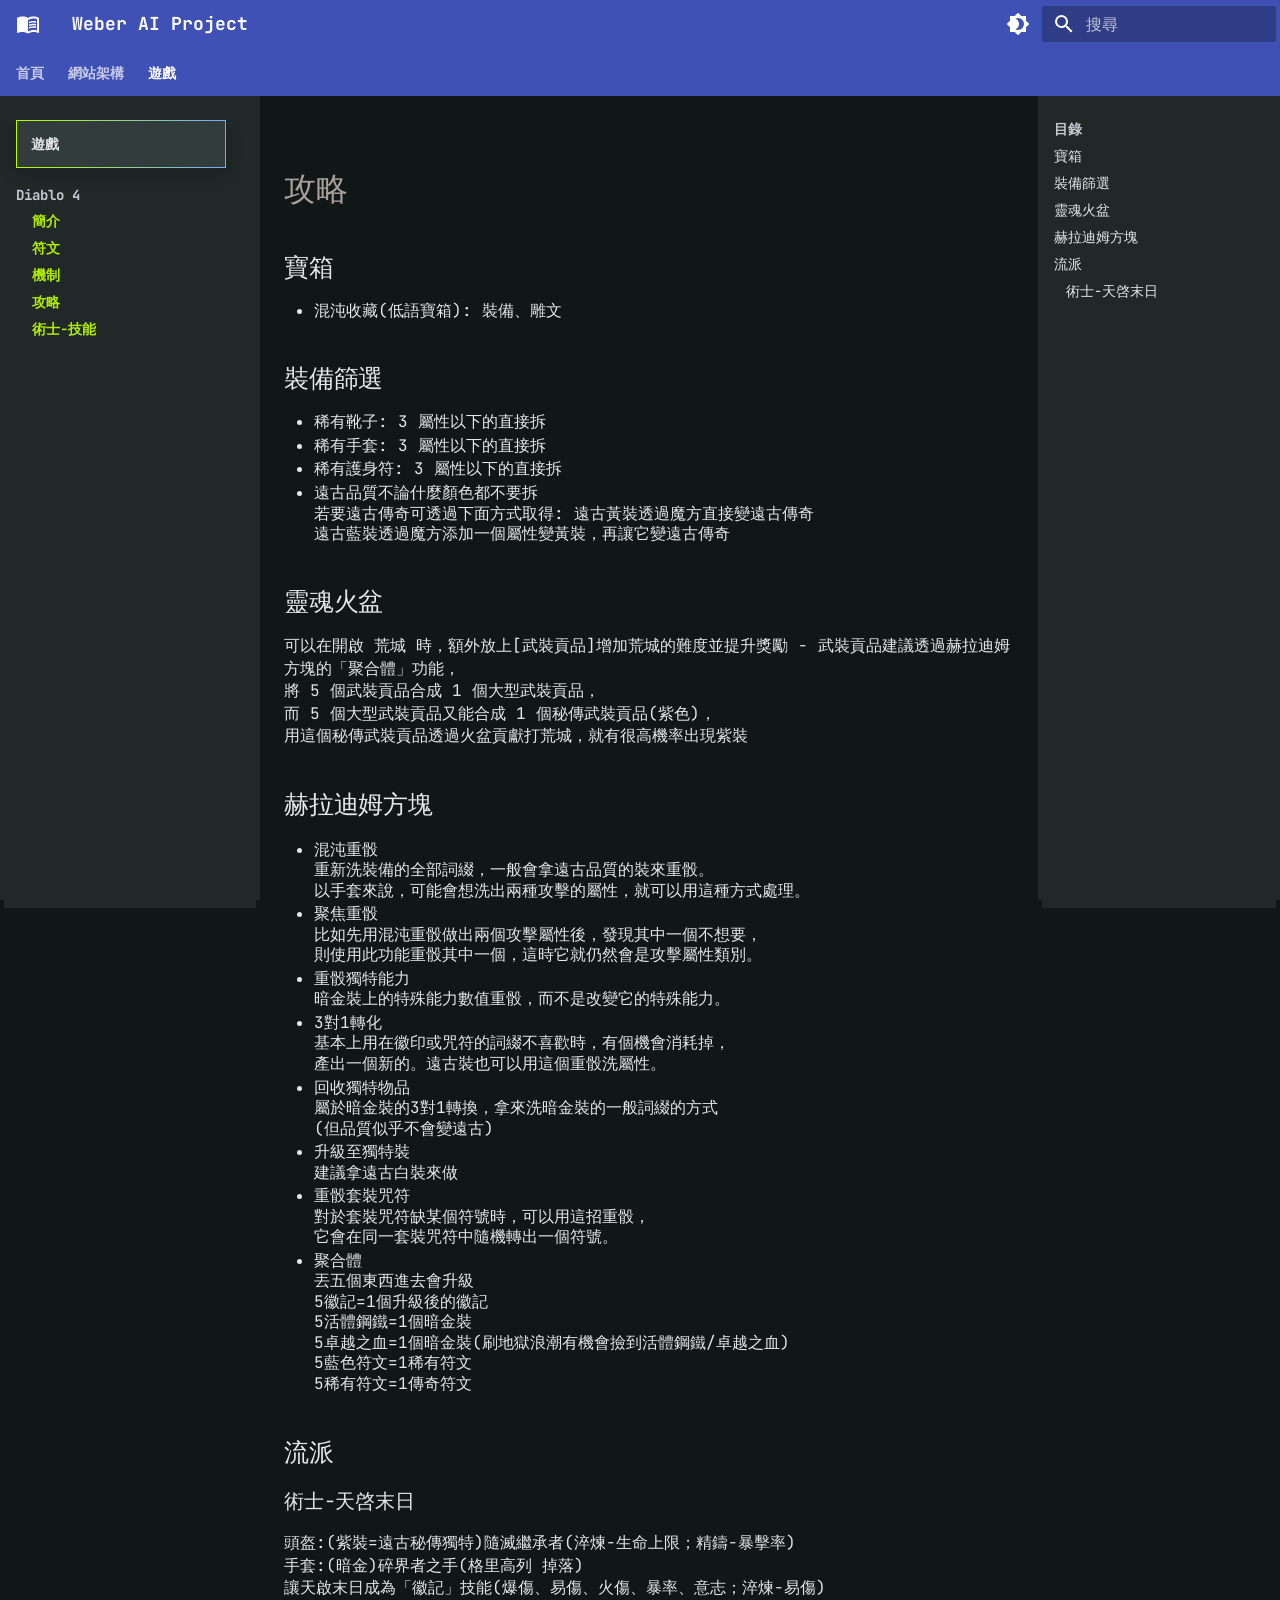
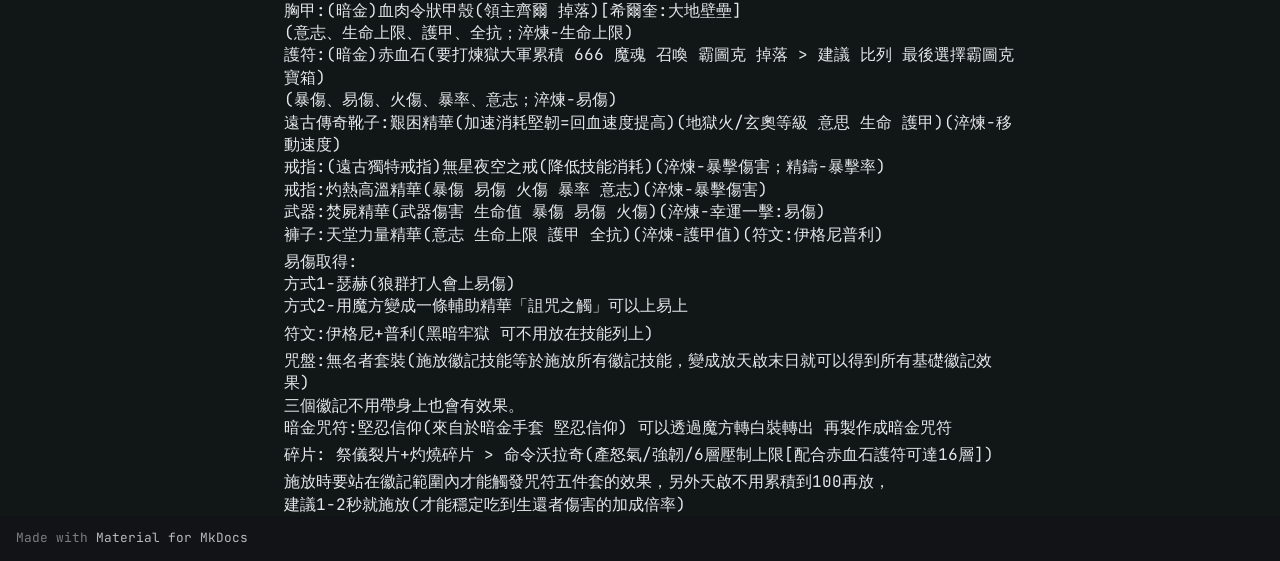
<file: diablo4/tips/index.html>
<!doctype html>
<html lang="zh-TW" class="no-js">
  <head>
    
      <meta charset="utf-8">
      <meta name="viewport" content="width=device-width,initial-scale=1">
      
        <meta name="description" content="Weber AI Project knowledge base">
      
      
        <meta name="author" content="Weber">
      
      
      
        <link rel="prev" href="../mechanics/">
      
      
        <link rel="next" href="../warlock-skills/">
      
      
        
      
      
      <link rel="icon" href="../../assets/images/favicon.png">
      <meta name="generator" content="mkdocs-1.6.1, mkdocs-material-9.7.6">
    
    
      
        <title>攻略 - Weber AI Project</title>
      
    
    
      <link rel="stylesheet" href="../../assets/stylesheets/main.484c7ddc.min.css">
      
        
        <link rel="stylesheet" href="../../assets/stylesheets/palette.ab4e12ef.min.css">
      
      


    
    
      
    
    
      
        
        
        <link rel="preconnect" href="https://fonts.gstatic.com" crossorigin>
        <link rel="stylesheet" href="https://fonts.googleapis.com/css?family=JetBrains+Mono:300,300i,400,400i,700,700i%7CJetBrains+Mono:400,400i,700,700i&display=fallback">
        <style>:root{--md-text-font:"JetBrains Mono";--md-code-font:"JetBrains Mono"}</style>
      
    
    
      <link rel="stylesheet" href="../../stylesheets/extra.css">
    
    <script>__md_scope=new URL("../..",location),__md_hash=e=>[...e].reduce(((e,_)=>(e<<5)-e+_.charCodeAt(0)),0),__md_get=(e,_=localStorage,t=__md_scope)=>JSON.parse(_.getItem(t.pathname+"."+e)),__md_set=(e,_,t=localStorage,a=__md_scope)=>{try{t.setItem(a.pathname+"."+e,JSON.stringify(_))}catch(e){}}</script>
    
      

    
    
  </head>
  
  
    
    
      
    
    
    
    
    <body dir="ltr" data-md-color-scheme="slate" data-md-color-primary="indigo" data-md-color-accent="lime">
  
    
    <input class="md-toggle" data-md-toggle="drawer" type="checkbox" id="__drawer" autocomplete="off">
    <input class="md-toggle" data-md-toggle="search" type="checkbox" id="__search" autocomplete="off">
    <label class="md-overlay" for="__drawer"></label>
    <div data-md-component="skip">
      
        
        <a href="#_1" class="md-skip">
          跳轉到
        </a>
      
    </div>
    <div data-md-component="announce">
      
    </div>
    
    
      

<header class="md-header" data-md-component="header">
  <nav class="md-header__inner md-grid" aria-label="頁首">
    <a href="../.." title="Weber AI Project" class="md-header__button md-logo" aria-label="Weber AI Project" data-md-component="logo">
      
  
  <svg xmlns="http://www.w3.org/2000/svg" viewBox="0 0 24 24"><path d="M12 21.5c-1.35-.85-3.8-1.5-5.5-1.5-1.65 0-3.35.3-4.75 1.05-.1.05-.15.05-.25.05-.25 0-.5-.25-.5-.5V6c.6-.45 1.25-.75 2-1 1.11-.35 2.33-.5 3.5-.5 1.95 0 4.05.4 5.5 1.5 1.45-1.1 3.55-1.5 5.5-1.5 1.17 0 2.39.15 3.5.5.75.25 1.4.55 2 1v14.6c0 .25-.25.5-.5.5-.1 0-.15 0-.25-.05-1.4-.75-3.1-1.05-4.75-1.05-1.7 0-4.15.65-5.5 1.5M12 8v11.5c1.35-.85 3.8-1.5 5.5-1.5 1.2 0 2.4.15 3.5.5V7c-1.1-.35-2.3-.5-3.5-.5-1.7 0-4.15.65-5.5 1.5m1 3.5c1.11-.68 2.6-1 4.5-1 .91 0 1.76.09 2.5.28V9.23c-.87-.15-1.71-.23-2.5-.23q-2.655 0-4.5.84zm4.5.17c-1.71 0-3.21.26-4.5.79v1.69c1.11-.65 2.6-.99 4.5-.99 1.04 0 1.88.08 2.5.24v-1.5c-.87-.16-1.71-.23-2.5-.23m2.5 2.9c-.87-.16-1.71-.24-2.5-.24-1.83 0-3.33.27-4.5.8v1.69c1.11-.66 2.6-.99 4.5-.99 1.04 0 1.88.08 2.5.24z"/></svg>

    </a>
    <label class="md-header__button md-icon" for="__drawer">
      
      <svg xmlns="http://www.w3.org/2000/svg" viewBox="0 0 24 24"><path d="M3 6h18v2H3zm0 5h18v2H3zm0 5h18v2H3z"/></svg>
    </label>
    <div class="md-header__title" data-md-component="header-title">
      <div class="md-header__ellipsis">
        <div class="md-header__topic">
          <span class="md-ellipsis">
            Weber AI Project
          </span>
        </div>
        <div class="md-header__topic" data-md-component="header-topic">
          <span class="md-ellipsis">
            
              攻略
            
          </span>
        </div>
      </div>
    </div>
    
      
        <form class="md-header__option" data-md-component="palette">
  
    
    
    
    <input class="md-option" data-md-color-media="" data-md-color-scheme="slate" data-md-color-primary="indigo" data-md-color-accent="lime"  aria-label="切換亮色模式"  type="radio" name="__palette" id="__palette_0">
    
      <label class="md-header__button md-icon" title="切換亮色模式" for="__palette_1" hidden>
        <svg xmlns="http://www.w3.org/2000/svg" viewBox="0 0 24 24"><path d="M12 18c-.89 0-1.74-.2-2.5-.55C11.56 16.5 13 14.42 13 12s-1.44-4.5-3.5-5.45C10.26 6.2 11.11 6 12 6a6 6 0 0 1 6 6 6 6 0 0 1-6 6m8-9.31V4h-4.69L12 .69 8.69 4H4v4.69L.69 12 4 15.31V20h4.69L12 23.31 15.31 20H20v-4.69L23.31 12z"/></svg>
      </label>
    
  
    
    
    
    <input class="md-option" data-md-color-media="" data-md-color-scheme="default" data-md-color-primary="indigo" data-md-color-accent="lime"  aria-label="切換暗色模式"  type="radio" name="__palette" id="__palette_1">
    
      <label class="md-header__button md-icon" title="切換暗色模式" for="__palette_0" hidden>
        <svg xmlns="http://www.w3.org/2000/svg" viewBox="0 0 24 24"><path d="M12 8a4 4 0 0 0-4 4 4 4 0 0 0 4 4 4 4 0 0 0 4-4 4 4 0 0 0-4-4m0 10a6 6 0 0 1-6-6 6 6 0 0 1 6-6 6 6 0 0 1 6 6 6 6 0 0 1-6 6m8-9.31V4h-4.69L12 .69 8.69 4H4v4.69L.69 12 4 15.31V20h4.69L12 23.31 15.31 20H20v-4.69L23.31 12z"/></svg>
      </label>
    
  
</form>
      
    
    
      <script>var palette=__md_get("__palette");if(palette&&palette.color){if("(prefers-color-scheme)"===palette.color.media){var media=matchMedia("(prefers-color-scheme: light)"),input=document.querySelector(media.matches?"[data-md-color-media='(prefers-color-scheme: light)']":"[data-md-color-media='(prefers-color-scheme: dark)']");palette.color.media=input.getAttribute("data-md-color-media"),palette.color.scheme=input.getAttribute("data-md-color-scheme"),palette.color.primary=input.getAttribute("data-md-color-primary"),palette.color.accent=input.getAttribute("data-md-color-accent")}for(var[key,value]of Object.entries(palette.color))document.body.setAttribute("data-md-color-"+key,value)}</script>
    
    
    
      
      
        <label class="md-header__button md-icon" for="__search">
          
          <svg xmlns="http://www.w3.org/2000/svg" viewBox="0 0 24 24"><path d="M9.5 3A6.5 6.5 0 0 1 16 9.5c0 1.61-.59 3.09-1.56 4.23l.27.27h.79l5 5-1.5 1.5-5-5v-.79l-.27-.27A6.52 6.52 0 0 1 9.5 16 6.5 6.5 0 0 1 3 9.5 6.5 6.5 0 0 1 9.5 3m0 2C7 5 5 7 5 9.5S7 14 9.5 14 14 12 14 9.5 12 5 9.5 5"/></svg>
        </label>
        <div class="md-search" data-md-component="search" role="dialog">
  <label class="md-search__overlay" for="__search"></label>
  <div class="md-search__inner" role="search">
    <form class="md-search__form" name="search">
      <input type="text" class="md-search__input" name="query" aria-label="搜尋" placeholder="搜尋" autocapitalize="off" autocorrect="off" autocomplete="off" spellcheck="false" data-md-component="search-query" required>
      <label class="md-search__icon md-icon" for="__search">
        
        <svg xmlns="http://www.w3.org/2000/svg" viewBox="0 0 24 24"><path d="M9.5 3A6.5 6.5 0 0 1 16 9.5c0 1.61-.59 3.09-1.56 4.23l.27.27h.79l5 5-1.5 1.5-5-5v-.79l-.27-.27A6.52 6.52 0 0 1 9.5 16 6.5 6.5 0 0 1 3 9.5 6.5 6.5 0 0 1 9.5 3m0 2C7 5 5 7 5 9.5S7 14 9.5 14 14 12 14 9.5 12 5 9.5 5"/></svg>
        
        <svg xmlns="http://www.w3.org/2000/svg" viewBox="0 0 24 24"><path d="M20 11v2H8l5.5 5.5-1.42 1.42L4.16 12l7.92-7.92L13.5 5.5 8 11z"/></svg>
      </label>
      <nav class="md-search__options" aria-label="搜尋">
        
          <a href="javascript:void(0)" class="md-search__icon md-icon" title="分享" aria-label="分享" data-clipboard data-clipboard-text="" data-md-component="search-share" tabindex="-1">
            
            <svg xmlns="http://www.w3.org/2000/svg" viewBox="0 0 24 24"><path d="M18 16.08c-.76 0-1.44.3-1.96.77L8.91 12.7c.05-.23.09-.46.09-.7s-.04-.47-.09-.7l7.05-4.11c.54.5 1.25.81 2.04.81a3 3 0 0 0 3-3 3 3 0 0 0-3-3 3 3 0 0 0-3 3c0 .24.04.47.09.7L8.04 9.81C7.5 9.31 6.79 9 6 9a3 3 0 0 0-3 3 3 3 0 0 0 3 3c.79 0 1.5-.31 2.04-.81l7.12 4.15c-.05.21-.08.43-.08.66 0 1.61 1.31 2.91 2.92 2.91s2.92-1.3 2.92-2.91A2.92 2.92 0 0 0 18 16.08"/></svg>
          </a>
        
        <button type="reset" class="md-search__icon md-icon" title="清除" aria-label="清除" tabindex="-1">
          
          <svg xmlns="http://www.w3.org/2000/svg" viewBox="0 0 24 24"><path d="M19 6.41 17.59 5 12 10.59 6.41 5 5 6.41 10.59 12 5 17.59 6.41 19 12 13.41 17.59 19 19 17.59 13.41 12z"/></svg>
        </button>
      </nav>
      
    </form>
    <div class="md-search__output">
      <div class="md-search__scrollwrap" tabindex="0" data-md-scrollfix>
        <div class="md-search-result" data-md-component="search-result">
          <div class="md-search-result__meta">
            正在初始化搜尋引擎
          </div>
          <ol class="md-search-result__list" role="presentation"></ol>
        </div>
      </div>
    </div>
  </div>
</div>
      
    
    
  </nav>
  
</header>
    
    <div class="md-container" data-md-component="container">
      
      
        
          
            
<nav class="md-tabs" aria-label="標籤" data-md-component="tabs">
  <div class="md-grid">
    <ul class="md-tabs__list">
      
        
  
  
  
  
    
    
      <li class="md-tabs__item">
        <a href="../.." class="md-tabs__link">
          
  
  
  首頁

        </a>
      </li>
    
  

      
        
  
  
  
  
    
    
      <li class="md-tabs__item">
        <a href="../../mkdocs-web/" class="md-tabs__link">
          
  
  
  網站架構

        </a>
      </li>
    
  

      
        
  
  
  
    
  
  
    
    
      
  
  
  
    
  
  
    
    
      <li class="md-tabs__item md-tabs__item--active">
        <a href="../" class="md-tabs__link">
          
  
  
  遊戲

        </a>
      </li>
    
  

    
  

      
    </ul>
  </div>
</nav>
          
        
      
      <main class="md-main" data-md-component="main">
        <div class="md-main__inner md-grid">
          
            
              
              <div class="md-sidebar md-sidebar--primary" data-md-component="sidebar" data-md-type="navigation" >
                <div class="md-sidebar__scrollwrap">
                  <div class="md-sidebar__inner">
                    


  


<nav class="md-nav md-nav--primary md-nav--lifted" aria-label="導覽列" data-md-level="0">
  <label class="md-nav__title" for="__drawer">
    <a href="../.." title="Weber AI Project" class="md-nav__button md-logo" aria-label="Weber AI Project" data-md-component="logo">
      
  
  <svg xmlns="http://www.w3.org/2000/svg" viewBox="0 0 24 24"><path d="M12 21.5c-1.35-.85-3.8-1.5-5.5-1.5-1.65 0-3.35.3-4.75 1.05-.1.05-.15.05-.25.05-.25 0-.5-.25-.5-.5V6c.6-.45 1.25-.75 2-1 1.11-.35 2.33-.5 3.5-.5 1.95 0 4.05.4 5.5 1.5 1.45-1.1 3.55-1.5 5.5-1.5 1.17 0 2.39.15 3.5.5.75.25 1.4.55 2 1v14.6c0 .25-.25.5-.5.5-.1 0-.15 0-.25-.05-1.4-.75-3.1-1.05-4.75-1.05-1.7 0-4.15.65-5.5 1.5M12 8v11.5c1.35-.85 3.8-1.5 5.5-1.5 1.2 0 2.4.15 3.5.5V7c-1.1-.35-2.3-.5-3.5-.5-1.7 0-4.15.65-5.5 1.5m1 3.5c1.11-.68 2.6-1 4.5-1 .91 0 1.76.09 2.5.28V9.23c-.87-.15-1.71-.23-2.5-.23q-2.655 0-4.5.84zm4.5.17c-1.71 0-3.21.26-4.5.79v1.69c1.11-.65 2.6-.99 4.5-.99 1.04 0 1.88.08 2.5.24v-1.5c-.87-.16-1.71-.23-2.5-.23m2.5 2.9c-.87-.16-1.71-.24-2.5-.24-1.83 0-3.33.27-4.5.8v1.69c1.11-.66 2.6-.99 4.5-.99 1.04 0 1.88.08 2.5.24z"/></svg>

    </a>
    Weber AI Project
  </label>
  
  <ul class="md-nav__list" data-md-scrollfix>
    
      
      
  
  
  
  
    
    
    
    
      
      
        
      
    
    
    <li class="md-nav__item md-nav__item--nested">
      
        
        
          
        
        <input class="md-nav__toggle md-toggle md-toggle--indeterminate" type="checkbox" id="__nav_1" >
        
          
          <label class="md-nav__link" for="__nav_1" id="__nav_1_label" tabindex="0">
            
  
  
  <span class="md-ellipsis">
    
  
    首頁
  

    
  </span>
  
  

            <span class="md-nav__icon md-icon"></span>
          </label>
        
        <nav class="md-nav" data-md-level="1" aria-labelledby="__nav_1_label" aria-expanded="false">
          <label class="md-nav__title" for="__nav_1">
            <span class="md-nav__icon md-icon"></span>
            
  
    首頁
  

          </label>
          <ul class="md-nav__list" data-md-scrollfix>
            
              
                
  
  
  
  
    <li class="md-nav__item">
      <a href="../.." class="md-nav__link">
        
  
  
  <span class="md-ellipsis">
    
  
    總覽
  

    
  </span>
  
  

      </a>
    </li>
  

              
            
          </ul>
        </nav>
      
    </li>
  

    
      
      
  
  
  
  
    
    
    
    
      
      
        
      
    
    
    <li class="md-nav__item md-nav__item--nested">
      
        
        
          
        
        <input class="md-nav__toggle md-toggle md-toggle--indeterminate" type="checkbox" id="__nav_2" >
        
          
          <label class="md-nav__link" for="__nav_2" id="__nav_2_label" tabindex="0">
            
  
  
  <span class="md-ellipsis">
    
  
    網站架構
  

    
  </span>
  
  

            <span class="md-nav__icon md-icon"></span>
          </label>
        
        <nav class="md-nav" data-md-level="1" aria-labelledby="__nav_2_label" aria-expanded="false">
          <label class="md-nav__title" for="__nav_2">
            <span class="md-nav__icon md-icon"></span>
            
  
    網站架構
  

          </label>
          <ul class="md-nav__list" data-md-scrollfix>
            
              
                
  
  
  
  
    <li class="md-nav__item">
      <a href="../../mkdocs-web/" class="md-nav__link">
        
  
  
  <span class="md-ellipsis">
    
  
    簡介
  

    
  </span>
  
  

      </a>
    </li>
  

              
            
              
                
  
  
  
  
    <li class="md-nav__item">
      <a href="../../mkdocs-web/getting-started/" class="md-nav__link">
        
  
  
  <span class="md-ellipsis">
    
  
    入門筆記
  

    
  </span>
  
  

      </a>
    </li>
  

              
            
          </ul>
        </nav>
      
    </li>
  

    
      
      
  
  
    
  
  
  
    
    
    
    
      
        
        
      
      
        
      
    
    
    <li class="md-nav__item md-nav__item--active md-nav__item--section md-nav__item--nested">
      
        
        
        <input class="md-nav__toggle md-toggle " type="checkbox" id="__nav_3" checked>
        
          
          <label class="md-nav__link" for="__nav_3" id="__nav_3_label" tabindex="">
            
  
  
  <span class="md-ellipsis">
    
  
    遊戲
  

    
  </span>
  
  

            <span class="md-nav__icon md-icon"></span>
          </label>
        
        <nav class="md-nav" data-md-level="1" aria-labelledby="__nav_3_label" aria-expanded="true">
          <label class="md-nav__title" for="__nav_3">
            <span class="md-nav__icon md-icon"></span>
            
  
    遊戲
  

          </label>
          <ul class="md-nav__list" data-md-scrollfix>
            
              
                
  
  
    
  
  
  
    
    
    
    
      
      
        
          
          
        
      
    
    
    <li class="md-nav__item md-nav__item--active md-nav__item--section md-nav__item--nested">
      
        
        
        <input class="md-nav__toggle md-toggle " type="checkbox" id="__nav_3_1" checked>
        
          
          <label class="md-nav__link" for="__nav_3_1" id="__nav_3_1_label" tabindex="">
            
  
  
  <span class="md-ellipsis">
    
  
    Diablo 4
  

    
  </span>
  
  

            <span class="md-nav__icon md-icon"></span>
          </label>
        
        <nav class="md-nav" data-md-level="2" aria-labelledby="__nav_3_1_label" aria-expanded="true">
          <label class="md-nav__title" for="__nav_3_1">
            <span class="md-nav__icon md-icon"></span>
            
  
    Diablo 4
  

          </label>
          <ul class="md-nav__list" data-md-scrollfix>
            
              
                
  
  
  
  
    <li class="md-nav__item">
      <a href="../" class="md-nav__link">
        
  
  
  <span class="md-ellipsis">
    
  
    簡介
  

    
  </span>
  
  

      </a>
    </li>
  

              
            
              
                
  
  
  
  
    <li class="md-nav__item">
      <a href="../runes/" class="md-nav__link">
        
  
  
  <span class="md-ellipsis">
    
  
    符文
  

    
  </span>
  
  

      </a>
    </li>
  

              
            
              
                
  
  
  
  
    <li class="md-nav__item">
      <a href="../mechanics/" class="md-nav__link">
        
  
  
  <span class="md-ellipsis">
    
  
    機制
  

    
  </span>
  
  

      </a>
    </li>
  

              
            
              
                
  
  
    
  
  
  
    <li class="md-nav__item md-nav__item--active">
      
      <input class="md-nav__toggle md-toggle" type="checkbox" id="__toc">
      
      
        
      
      
        <label class="md-nav__link md-nav__link--active" for="__toc">
          
  
  
  <span class="md-ellipsis">
    
  
    攻略
  

    
  </span>
  
  

          <span class="md-nav__icon md-icon"></span>
        </label>
      
      <a href="./" class="md-nav__link md-nav__link--active">
        
  
  
  <span class="md-ellipsis">
    
  
    攻略
  

    
  </span>
  
  

      </a>
      
        

<nav class="md-nav md-nav--secondary" aria-label="目錄">
  
  
  
    
  
  
    <label class="md-nav__title" for="__toc">
      <span class="md-nav__icon md-icon"></span>
      目錄
    </label>
    <ul class="md-nav__list" data-md-component="toc" data-md-scrollfix>
      
        <li class="md-nav__item">
  <a href="#_2" class="md-nav__link">
    <span class="md-ellipsis">
      
        寶箱
      
    </span>
  </a>
  
</li>
      
        <li class="md-nav__item">
  <a href="#_3" class="md-nav__link">
    <span class="md-ellipsis">
      
        裝備篩選
      
    </span>
  </a>
  
</li>
      
        <li class="md-nav__item">
  <a href="#_4" class="md-nav__link">
    <span class="md-ellipsis">
      
        靈魂火盆
      
    </span>
  </a>
  
</li>
      
        <li class="md-nav__item">
  <a href="#_5" class="md-nav__link">
    <span class="md-ellipsis">
      
        赫拉迪姆方塊
      
    </span>
  </a>
  
</li>
      
        <li class="md-nav__item">
  <a href="#_6" class="md-nav__link">
    <span class="md-ellipsis">
      
        流派
      
    </span>
  </a>
  
    <nav class="md-nav" aria-label="流派">
      <ul class="md-nav__list">
        
          <li class="md-nav__item">
  <a href="#-" class="md-nav__link">
    <span class="md-ellipsis">
      
        術士-天啓末日
      
    </span>
  </a>
  
</li>
        
      </ul>
    </nav>
  
</li>
      
    </ul>
  
</nav>
      
    </li>
  

              
            
              
                
  
  
  
  
    <li class="md-nav__item">
      <a href="../warlock-skills/" class="md-nav__link">
        
  
  
  <span class="md-ellipsis">
    
  
    術士-技能
  

    
  </span>
  
  

      </a>
    </li>
  

              
            
          </ul>
        </nav>
      
    </li>
  

              
            
          </ul>
        </nav>
      
    </li>
  

    
  </ul>
</nav>
                  </div>
                </div>
              </div>
            
            
              
              <div class="md-sidebar md-sidebar--secondary" data-md-component="sidebar" data-md-type="toc" >
                <div class="md-sidebar__scrollwrap">
                  <div class="md-sidebar__inner">
                    

<nav class="md-nav md-nav--secondary" aria-label="目錄">
  
  
  
    
  
  
    <label class="md-nav__title" for="__toc">
      <span class="md-nav__icon md-icon"></span>
      目錄
    </label>
    <ul class="md-nav__list" data-md-component="toc" data-md-scrollfix>
      
        <li class="md-nav__item">
  <a href="#_2" class="md-nav__link">
    <span class="md-ellipsis">
      
        寶箱
      
    </span>
  </a>
  
</li>
      
        <li class="md-nav__item">
  <a href="#_3" class="md-nav__link">
    <span class="md-ellipsis">
      
        裝備篩選
      
    </span>
  </a>
  
</li>
      
        <li class="md-nav__item">
  <a href="#_4" class="md-nav__link">
    <span class="md-ellipsis">
      
        靈魂火盆
      
    </span>
  </a>
  
</li>
      
        <li class="md-nav__item">
  <a href="#_5" class="md-nav__link">
    <span class="md-ellipsis">
      
        赫拉迪姆方塊
      
    </span>
  </a>
  
</li>
      
        <li class="md-nav__item">
  <a href="#_6" class="md-nav__link">
    <span class="md-ellipsis">
      
        流派
      
    </span>
  </a>
  
    <nav class="md-nav" aria-label="流派">
      <ul class="md-nav__list">
        
          <li class="md-nav__item">
  <a href="#-" class="md-nav__link">
    <span class="md-ellipsis">
      
        術士-天啓末日
      
    </span>
  </a>
  
</li>
        
      </ul>
    </nav>
  
</li>
      
    </ul>
  
</nav>
                  </div>
                </div>
              </div>
            
          
          
            <div class="md-content" data-md-component="content">
              
              <article class="md-content__inner md-typeset">
                
                  



<h1 id="_1">攻略<a class="headerlink" href="#_1" title="Permanent link">&para;</a></h1>
<h2 id="_2">寶箱<a class="headerlink" href="#_2" title="Permanent link">&para;</a></h2>
<ul>
<li>混沌收藏(低語寶箱): 裝備、雕文</li>
</ul>
<h2 id="_3">裝備篩選<a class="headerlink" href="#_3" title="Permanent link">&para;</a></h2>
<ul>
<li>稀有靴子: 3 屬性以下的直接拆</li>
<li>稀有手套: 3 屬性以下的直接拆</li>
<li>稀有護身符: 3 屬性以下的直接拆</li>
<li>遠古品質不論什麼顏色都不要拆<br />
  若要遠古傳奇可透過下面方式取得:
  遠古黃裝透過魔方直接變遠古傳奇<br />
  遠古藍裝透過魔方添加一個屬性變黃裝，再讓它變遠古傳奇</li>
</ul>
<h2 id="_4">靈魂火盆<a class="headerlink" href="#_4" title="Permanent link">&para;</a></h2>
<p>可以在開啟 荒城 時，額外放上[武裝貢品]增加荒城的難度並提升獎勵
- 武裝貢品建議透過赫拉迪姆方塊的「聚合體」功能，<br />
  將 5 個武裝貢品合成 1 個大型武裝貢品，<br />
  而 5 個大型武裝貢品又能合成 1 個秘傳武裝貢品(紫色)，<br />
  用這個秘傳武裝貢品透過火盆貢獻打荒城，就有很高機率出現紫裝</p>
<h2 id="_5">赫拉迪姆方塊<a class="headerlink" href="#_5" title="Permanent link">&para;</a></h2>
<ul>
<li>
<p>混沌重骰<br />
  重新洗裝備的全部詞綴，一般會拿遠古品質的裝來重骰。<br />
  以手套來說，可能會想洗出兩種攻擊的屬性，就可以用這種方式處理。</p>
</li>
<li>
<p>聚焦重骰<br />
  比如先用混沌重骰做出兩個攻擊屬性後，發現其中一個不想要，<br />
  則使用此功能重骰其中一個，這時它就仍然會是攻擊屬性類別。</p>
</li>
<li>
<p>重骰獨特能力<br />
  暗金裝上的特殊能力數值重骰，而不是改變它的特殊能力。</p>
</li>
<li>
<p>3對1轉化<br />
  基本上用在徽印或咒符的詞綴不喜歡時，有個機會消耗掉，<br />
  產出一個新的。遠古裝也可以用這個重骰洗屬性。</p>
</li>
<li>
<p>回收獨特物品<br />
  屬於暗金裝的3對1轉換，拿來洗暗金裝的一般詞綴的方式<br />
  (但品質似乎不會變遠古)</p>
</li>
<li>
<p>升級至獨特裝<br />
  建議拿遠古白裝來做</p>
</li>
<li>
<p>重骰套裝咒符<br />
  對於套裝咒符缺某個符號時，可以用這招重骰，<br />
  它會在同一套裝咒符中隨機轉出一個符號。</p>
</li>
<li>
<p>聚合體<br />
  丟五個東西進去會升級<br />
  5徽記=1個升級後的徽記<br />
  5活體鋼鐵=1個暗金裝<br />
  5卓越之血=1個暗金裝(刷地獄浪潮有機會撿到活體鋼鐵/卓越之血)<br />
  5藍色符文=1稀有符文<br />
  5稀有符文=1傳奇符文</p>
</li>
</ul>
<h2 id="_6">流派<a class="headerlink" href="#_6" title="Permanent link">&para;</a></h2>
<h3 id="-">術士-天啓末日<a class="headerlink" href="#-" title="Permanent link">&para;</a></h3>
<p>頭盔:(紫裝=遠古秘傳獨特)隨滅繼承者(淬煉-生命上限；精鑄-暴擊率)<br />
手套:(暗金)碎界者之手(格里高列 掉落)<br />
讓天啟末日成為「徽記」技能(爆傷、易傷、火傷、暴率、意志；淬煉-易傷)<br />
胸甲:(暗金)血肉令狀甲殼(領主齊爾 掉落)[希爾奎:大地壁壘]<br />
(意志、生命上限、護甲、全抗；淬煉-生命上限)<br />
護符:(暗金)赤血石(要打煉獄大軍累積 666 魔魂 召喚 霸圖克 掉落 &gt; 建議 比列 最後選擇霸圖克寶箱)<br />
(暴傷、易傷、火傷、暴率、意志；淬煉-易傷)<br />
遠古傳奇靴子:艱困精華(加速消耗堅韌=回血速度提高)(地獄火/玄奧等級 意思 生命 護甲)(淬煉-移動速度)<br />
戒指:(遠古獨特戒指)無星夜空之戒(降低技能消耗)(淬煉-暴擊傷害；精鑄-暴擊率)<br />
戒指:灼熱高溫精華(暴傷 易傷 火傷 暴率 意志)(淬煉-暴擊傷害)<br />
武器:焚屍精華(武器傷害 生命值 暴傷 易傷 火傷)(淬煉-幸運一擊:易傷)<br />
褲子:天堂力量精華(意志 生命上限 護甲 全抗)(淬煉-護甲值)(符文:伊格尼普利)  </p>
<p>易傷取得:<br />
方式1-瑟赫(狼群打人會上易傷)<br />
方式2-用魔方變成一條輔助精華「詛咒之觸」可以上易上  </p>
<p>符文:伊格尼+普利(黑暗牢獄 可不用放在技能列上)  </p>
<p>咒盤:無名者套裝(施放徽記技能等於施放所有徽記技能，變成放天啟末日就可以得到所有基礎徽記效果)<br />
三個徽記不用帶身上也會有效果。<br />
暗金咒符:堅忍信仰(來自於暗金手套 堅忍信仰) 可以透過魔方轉白裝轉出 再製作成暗金咒符  </p>
<p>碎片: 祭儀裂片+灼燒碎片 &gt; 命令沃拉奇(產怒氣/強韌/6層壓制上限[配合赤血石護符可達16層])  </p>
<p>施放時要站在徽記範圍內才能觸發咒符五件套的效果，另外天啟不用累積到100再放，<br />
建議1-2秒就施放(才能穩定吃到生還者傷害的加成倍率)</p>












                
              </article>
            </div>
          
          
<script>var target=document.getElementById(location.hash.slice(1));target&&target.name&&(target.checked=target.name.startsWith("__tabbed_"))</script>
        </div>
        
          <button type="button" class="md-top md-icon" data-md-component="top" hidden>
  
  <svg xmlns="http://www.w3.org/2000/svg" viewBox="0 0 24 24"><path d="M13 20h-2V8l-5.5 5.5-1.42-1.42L12 4.16l7.92 7.92-1.42 1.42L13 8z"/></svg>
  回到頂端
</button>
        
      </main>
      
        <footer class="md-footer">
  
  <div class="md-footer-meta md-typeset">
    <div class="md-footer-meta__inner md-grid">
      <div class="md-copyright">
  
  
    Made with
    <a href="https://squidfunk.github.io/mkdocs-material/" target="_blank" rel="noopener">
      Material for MkDocs
    </a>
  
</div>
      
    </div>
  </div>
</footer>
      
    </div>
    <div class="md-dialog" data-md-component="dialog">
      <div class="md-dialog__inner md-typeset"></div>
    </div>
    
    
    
      
      
      <script id="__config" type="application/json">{"annotate": null, "base": "../..", "features": ["navigation.tabs", "navigation.sections", "navigation.expand", "navigation.top", "search.highlight", "search.share", "content.code.copy"], "search": "../../assets/javascripts/workers/search.2c215733.min.js", "tags": null, "translations": {"clipboard.copied": "\u5df2\u8907\u88fd", "clipboard.copy": "\u8907\u88fd", "search.result.more.one": "\u6b64\u9801\u5c1a\u6709 1 \u500b\u7b26\u5408\u7684\u9805\u76ee", "search.result.more.other": "\u6b64\u9801\u5c1a\u6709 # \u500b\u7b26\u5408\u7684\u9805\u76ee", "search.result.none": "\u6c92\u6709\u7b26\u5408\u7684\u9805\u76ee", "search.result.one": "\u627e\u5230 1 \u500b\u7b26\u5408\u7684\u9805\u76ee", "search.result.other": "\u627e\u5230 # \u500b\u7b26\u5408\u7684\u9805\u76ee", "search.result.placeholder": "\u6253\u5b57\u9032\u884c\u641c\u5c0b", "search.result.term.missing": "\u7f3a\u5c11\u5b57\u8a5e", "select.version": "\u9078\u64c7\u7248\u672c"}, "version": null}</script>
    
    
      <script src="../../assets/javascripts/bundle.79ae519e.min.js"></script>
      
    
  </body>
</html>
</file>
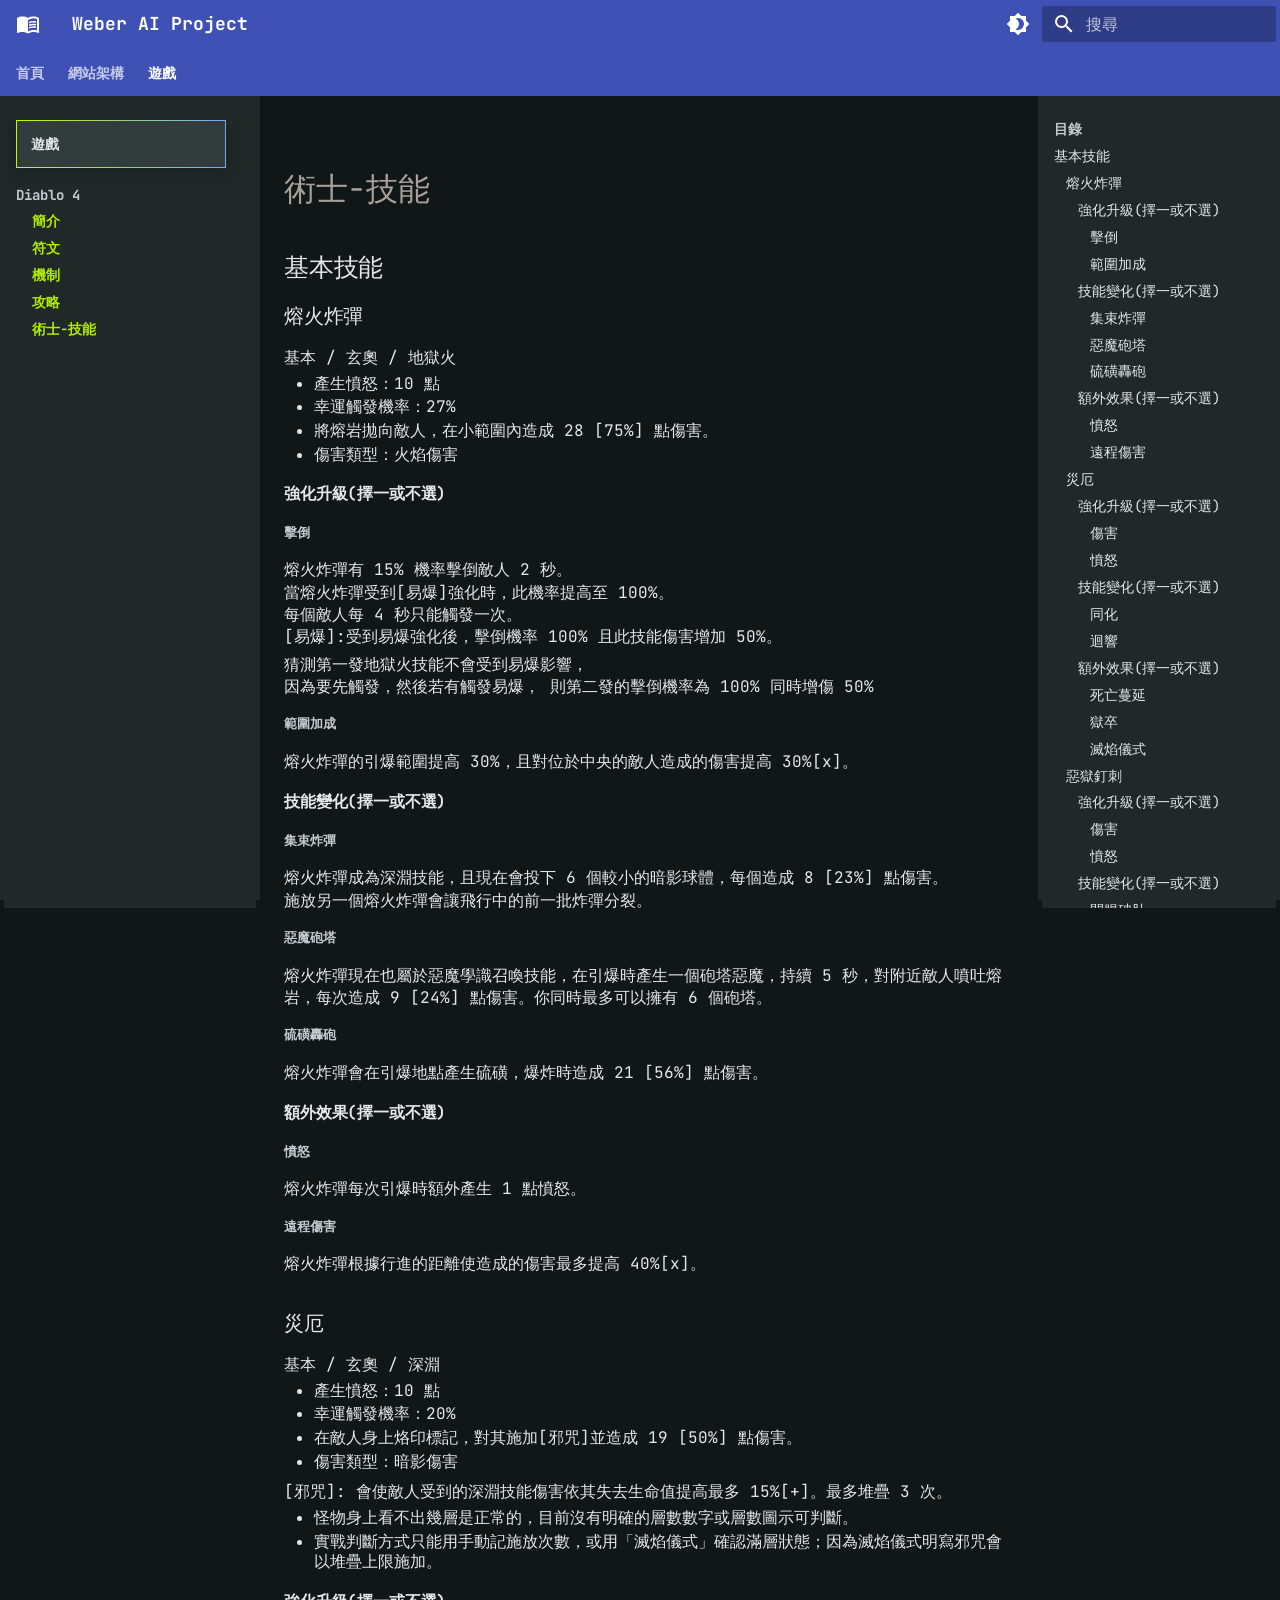
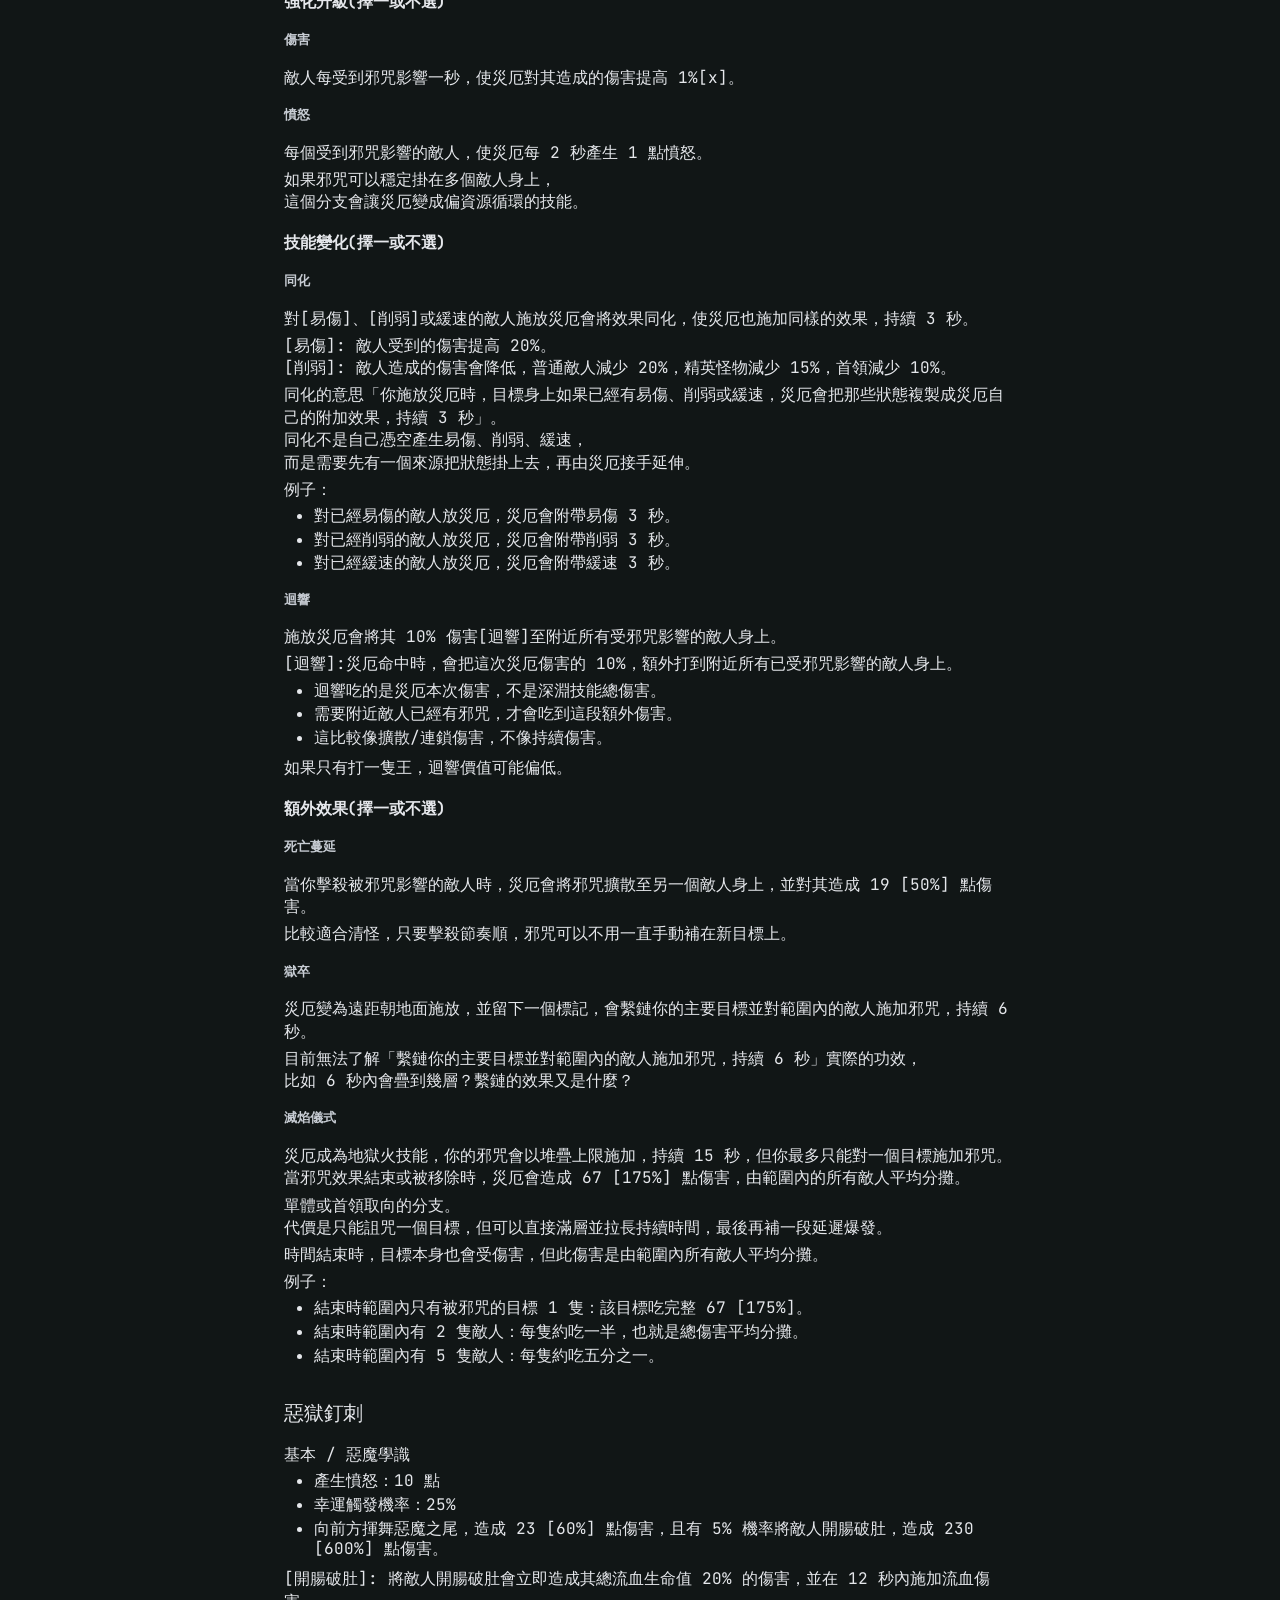
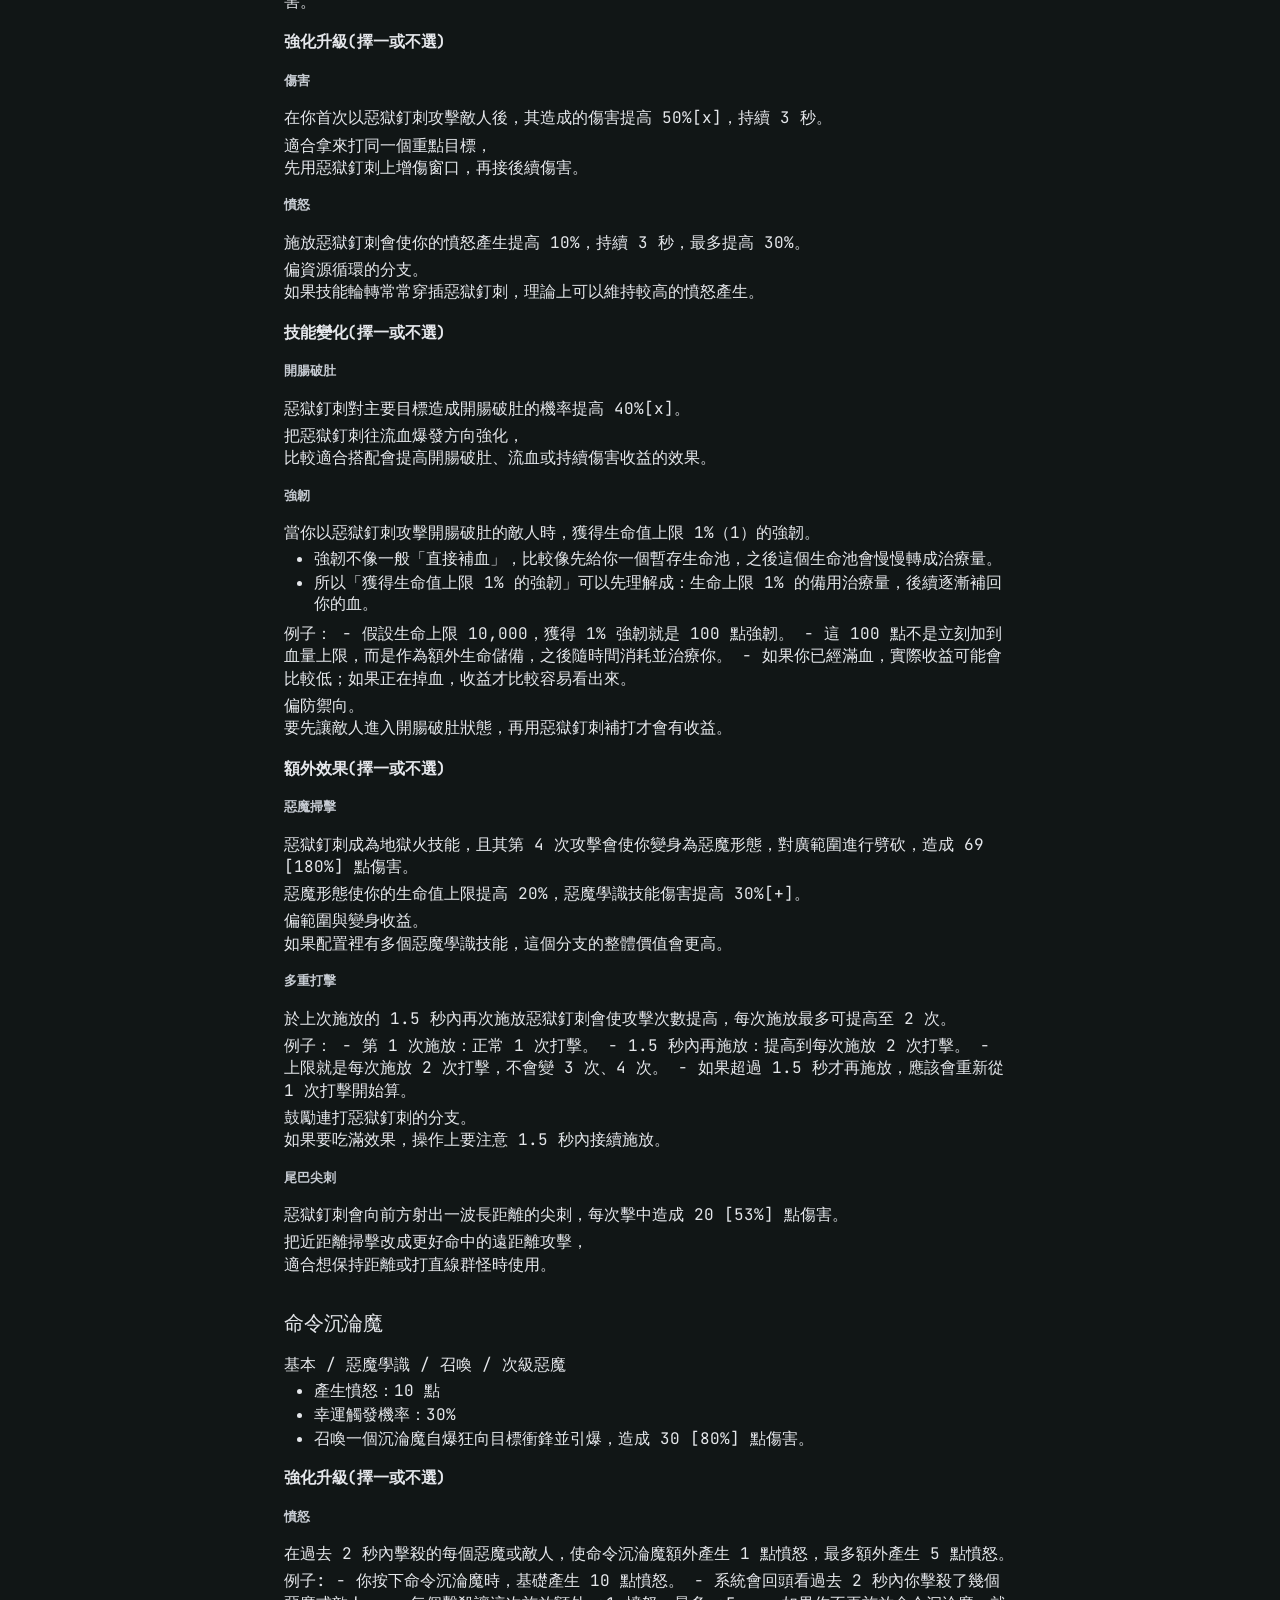
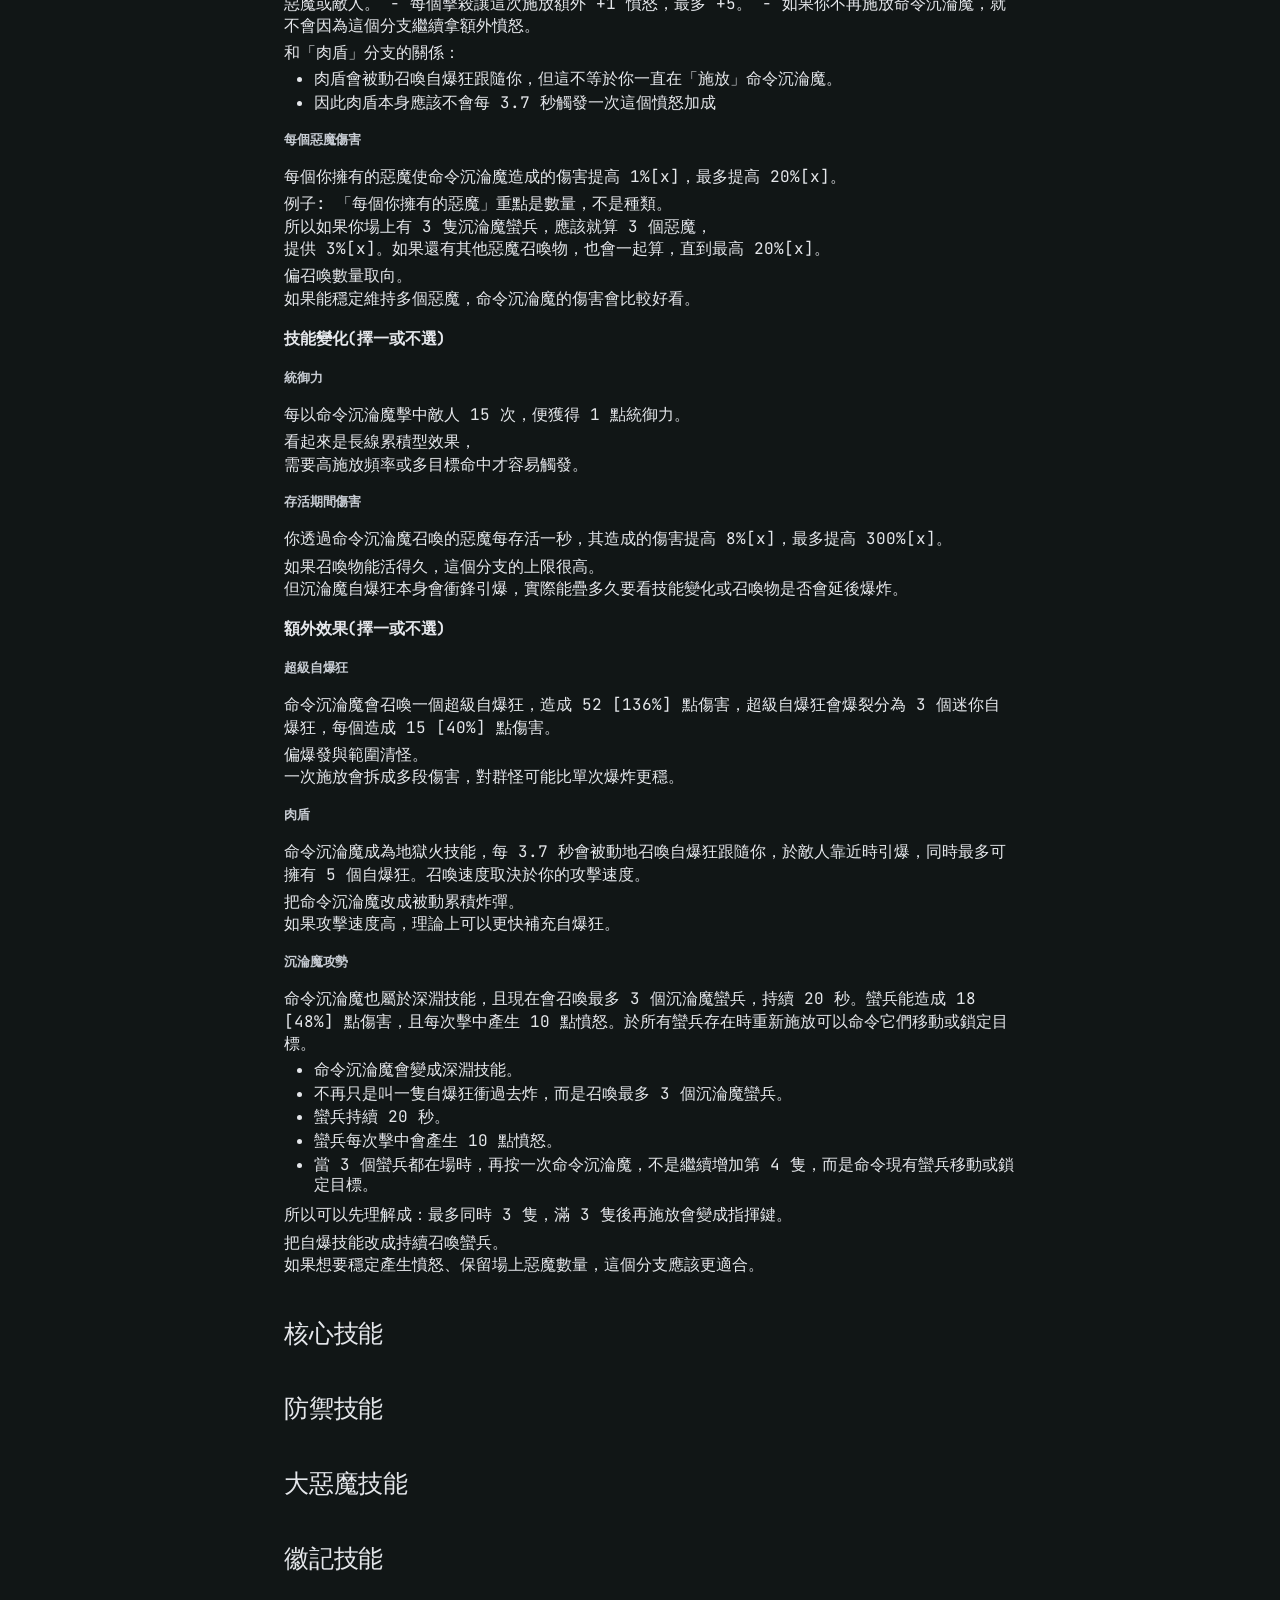
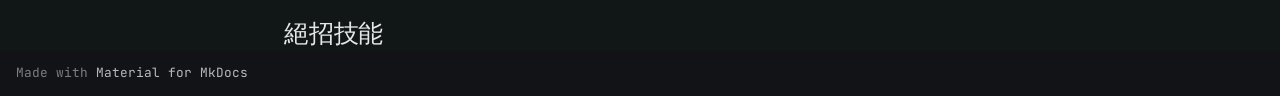
<file: diablo4/warlock-skills/index.html>
<!doctype html>
<html lang="zh-TW" class="no-js">
  <head>
    
      <meta charset="utf-8">
      <meta name="viewport" content="width=device-width,initial-scale=1">
      
        <meta name="description" content="Weber AI Project knowledge base">
      
      
        <meta name="author" content="Weber">
      
      
      
        <link rel="prev" href="../tips/">
      
      
      
        
      
      
      <link rel="icon" href="../../assets/images/favicon.png">
      <meta name="generator" content="mkdocs-1.6.1, mkdocs-material-9.7.6">
    
    
      
        <title>術士-技能 - Weber AI Project</title>
      
    
    
      <link rel="stylesheet" href="../../assets/stylesheets/main.484c7ddc.min.css">
      
        
        <link rel="stylesheet" href="../../assets/stylesheets/palette.ab4e12ef.min.css">
      
      


    
    
      
    
    
      
        
        
        <link rel="preconnect" href="https://fonts.gstatic.com" crossorigin>
        <link rel="stylesheet" href="https://fonts.googleapis.com/css?family=JetBrains+Mono:300,300i,400,400i,700,700i%7CJetBrains+Mono:400,400i,700,700i&display=fallback">
        <style>:root{--md-text-font:"JetBrains Mono";--md-code-font:"JetBrains Mono"}</style>
      
    
    
      <link rel="stylesheet" href="../../stylesheets/extra.css">
    
    <script>__md_scope=new URL("../..",location),__md_hash=e=>[...e].reduce(((e,_)=>(e<<5)-e+_.charCodeAt(0)),0),__md_get=(e,_=localStorage,t=__md_scope)=>JSON.parse(_.getItem(t.pathname+"."+e)),__md_set=(e,_,t=localStorage,a=__md_scope)=>{try{t.setItem(a.pathname+"."+e,JSON.stringify(_))}catch(e){}}</script>
    
      

    
    
  </head>
  
  
    
    
      
    
    
    
    
    <body dir="ltr" data-md-color-scheme="slate" data-md-color-primary="indigo" data-md-color-accent="lime">
  
    
    <input class="md-toggle" data-md-toggle="drawer" type="checkbox" id="__drawer" autocomplete="off">
    <input class="md-toggle" data-md-toggle="search" type="checkbox" id="__search" autocomplete="off">
    <label class="md-overlay" for="__drawer"></label>
    <div data-md-component="skip">
      
        
        <a href="#-" class="md-skip">
          跳轉到
        </a>
      
    </div>
    <div data-md-component="announce">
      
    </div>
    
    
      

<header class="md-header" data-md-component="header">
  <nav class="md-header__inner md-grid" aria-label="頁首">
    <a href="../.." title="Weber AI Project" class="md-header__button md-logo" aria-label="Weber AI Project" data-md-component="logo">
      
  
  <svg xmlns="http://www.w3.org/2000/svg" viewBox="0 0 24 24"><path d="M12 21.5c-1.35-.85-3.8-1.5-5.5-1.5-1.65 0-3.35.3-4.75 1.05-.1.05-.15.05-.25.05-.25 0-.5-.25-.5-.5V6c.6-.45 1.25-.75 2-1 1.11-.35 2.33-.5 3.5-.5 1.95 0 4.05.4 5.5 1.5 1.45-1.1 3.55-1.5 5.5-1.5 1.17 0 2.39.15 3.5.5.75.25 1.4.55 2 1v14.6c0 .25-.25.5-.5.5-.1 0-.15 0-.25-.05-1.4-.75-3.1-1.05-4.75-1.05-1.7 0-4.15.65-5.5 1.5M12 8v11.5c1.35-.85 3.8-1.5 5.5-1.5 1.2 0 2.4.15 3.5.5V7c-1.1-.35-2.3-.5-3.5-.5-1.7 0-4.15.65-5.5 1.5m1 3.5c1.11-.68 2.6-1 4.5-1 .91 0 1.76.09 2.5.28V9.23c-.87-.15-1.71-.23-2.5-.23q-2.655 0-4.5.84zm4.5.17c-1.71 0-3.21.26-4.5.79v1.69c1.11-.65 2.6-.99 4.5-.99 1.04 0 1.88.08 2.5.24v-1.5c-.87-.16-1.71-.23-2.5-.23m2.5 2.9c-.87-.16-1.71-.24-2.5-.24-1.83 0-3.33.27-4.5.8v1.69c1.11-.66 2.6-.99 4.5-.99 1.04 0 1.88.08 2.5.24z"/></svg>

    </a>
    <label class="md-header__button md-icon" for="__drawer">
      
      <svg xmlns="http://www.w3.org/2000/svg" viewBox="0 0 24 24"><path d="M3 6h18v2H3zm0 5h18v2H3zm0 5h18v2H3z"/></svg>
    </label>
    <div class="md-header__title" data-md-component="header-title">
      <div class="md-header__ellipsis">
        <div class="md-header__topic">
          <span class="md-ellipsis">
            Weber AI Project
          </span>
        </div>
        <div class="md-header__topic" data-md-component="header-topic">
          <span class="md-ellipsis">
            
              術士-技能
            
          </span>
        </div>
      </div>
    </div>
    
      
        <form class="md-header__option" data-md-component="palette">
  
    
    
    
    <input class="md-option" data-md-color-media="" data-md-color-scheme="slate" data-md-color-primary="indigo" data-md-color-accent="lime"  aria-label="切換亮色模式"  type="radio" name="__palette" id="__palette_0">
    
      <label class="md-header__button md-icon" title="切換亮色模式" for="__palette_1" hidden>
        <svg xmlns="http://www.w3.org/2000/svg" viewBox="0 0 24 24"><path d="M12 18c-.89 0-1.74-.2-2.5-.55C11.56 16.5 13 14.42 13 12s-1.44-4.5-3.5-5.45C10.26 6.2 11.11 6 12 6a6 6 0 0 1 6 6 6 6 0 0 1-6 6m8-9.31V4h-4.69L12 .69 8.69 4H4v4.69L.69 12 4 15.31V20h4.69L12 23.31 15.31 20H20v-4.69L23.31 12z"/></svg>
      </label>
    
  
    
    
    
    <input class="md-option" data-md-color-media="" data-md-color-scheme="default" data-md-color-primary="indigo" data-md-color-accent="lime"  aria-label="切換暗色模式"  type="radio" name="__palette" id="__palette_1">
    
      <label class="md-header__button md-icon" title="切換暗色模式" for="__palette_0" hidden>
        <svg xmlns="http://www.w3.org/2000/svg" viewBox="0 0 24 24"><path d="M12 8a4 4 0 0 0-4 4 4 4 0 0 0 4 4 4 4 0 0 0 4-4 4 4 0 0 0-4-4m0 10a6 6 0 0 1-6-6 6 6 0 0 1 6-6 6 6 0 0 1 6 6 6 6 0 0 1-6 6m8-9.31V4h-4.69L12 .69 8.69 4H4v4.69L.69 12 4 15.31V20h4.69L12 23.31 15.31 20H20v-4.69L23.31 12z"/></svg>
      </label>
    
  
</form>
      
    
    
      <script>var palette=__md_get("__palette");if(palette&&palette.color){if("(prefers-color-scheme)"===palette.color.media){var media=matchMedia("(prefers-color-scheme: light)"),input=document.querySelector(media.matches?"[data-md-color-media='(prefers-color-scheme: light)']":"[data-md-color-media='(prefers-color-scheme: dark)']");palette.color.media=input.getAttribute("data-md-color-media"),palette.color.scheme=input.getAttribute("data-md-color-scheme"),palette.color.primary=input.getAttribute("data-md-color-primary"),palette.color.accent=input.getAttribute("data-md-color-accent")}for(var[key,value]of Object.entries(palette.color))document.body.setAttribute("data-md-color-"+key,value)}</script>
    
    
    
      
      
        <label class="md-header__button md-icon" for="__search">
          
          <svg xmlns="http://www.w3.org/2000/svg" viewBox="0 0 24 24"><path d="M9.5 3A6.5 6.5 0 0 1 16 9.5c0 1.61-.59 3.09-1.56 4.23l.27.27h.79l5 5-1.5 1.5-5-5v-.79l-.27-.27A6.52 6.52 0 0 1 9.5 16 6.5 6.5 0 0 1 3 9.5 6.5 6.5 0 0 1 9.5 3m0 2C7 5 5 7 5 9.5S7 14 9.5 14 14 12 14 9.5 12 5 9.5 5"/></svg>
        </label>
        <div class="md-search" data-md-component="search" role="dialog">
  <label class="md-search__overlay" for="__search"></label>
  <div class="md-search__inner" role="search">
    <form class="md-search__form" name="search">
      <input type="text" class="md-search__input" name="query" aria-label="搜尋" placeholder="搜尋" autocapitalize="off" autocorrect="off" autocomplete="off" spellcheck="false" data-md-component="search-query" required>
      <label class="md-search__icon md-icon" for="__search">
        
        <svg xmlns="http://www.w3.org/2000/svg" viewBox="0 0 24 24"><path d="M9.5 3A6.5 6.5 0 0 1 16 9.5c0 1.61-.59 3.09-1.56 4.23l.27.27h.79l5 5-1.5 1.5-5-5v-.79l-.27-.27A6.52 6.52 0 0 1 9.5 16 6.5 6.5 0 0 1 3 9.5 6.5 6.5 0 0 1 9.5 3m0 2C7 5 5 7 5 9.5S7 14 9.5 14 14 12 14 9.5 12 5 9.5 5"/></svg>
        
        <svg xmlns="http://www.w3.org/2000/svg" viewBox="0 0 24 24"><path d="M20 11v2H8l5.5 5.5-1.42 1.42L4.16 12l7.92-7.92L13.5 5.5 8 11z"/></svg>
      </label>
      <nav class="md-search__options" aria-label="搜尋">
        
          <a href="javascript:void(0)" class="md-search__icon md-icon" title="分享" aria-label="分享" data-clipboard data-clipboard-text="" data-md-component="search-share" tabindex="-1">
            
            <svg xmlns="http://www.w3.org/2000/svg" viewBox="0 0 24 24"><path d="M18 16.08c-.76 0-1.44.3-1.96.77L8.91 12.7c.05-.23.09-.46.09-.7s-.04-.47-.09-.7l7.05-4.11c.54.5 1.25.81 2.04.81a3 3 0 0 0 3-3 3 3 0 0 0-3-3 3 3 0 0 0-3 3c0 .24.04.47.09.7L8.04 9.81C7.5 9.31 6.79 9 6 9a3 3 0 0 0-3 3 3 3 0 0 0 3 3c.79 0 1.5-.31 2.04-.81l7.12 4.15c-.05.21-.08.43-.08.66 0 1.61 1.31 2.91 2.92 2.91s2.92-1.3 2.92-2.91A2.92 2.92 0 0 0 18 16.08"/></svg>
          </a>
        
        <button type="reset" class="md-search__icon md-icon" title="清除" aria-label="清除" tabindex="-1">
          
          <svg xmlns="http://www.w3.org/2000/svg" viewBox="0 0 24 24"><path d="M19 6.41 17.59 5 12 10.59 6.41 5 5 6.41 10.59 12 5 17.59 6.41 19 12 13.41 17.59 19 19 17.59 13.41 12z"/></svg>
        </button>
      </nav>
      
    </form>
    <div class="md-search__output">
      <div class="md-search__scrollwrap" tabindex="0" data-md-scrollfix>
        <div class="md-search-result" data-md-component="search-result">
          <div class="md-search-result__meta">
            正在初始化搜尋引擎
          </div>
          <ol class="md-search-result__list" role="presentation"></ol>
        </div>
      </div>
    </div>
  </div>
</div>
      
    
    
  </nav>
  
</header>
    
    <div class="md-container" data-md-component="container">
      
      
        
          
            
<nav class="md-tabs" aria-label="標籤" data-md-component="tabs">
  <div class="md-grid">
    <ul class="md-tabs__list">
      
        
  
  
  
  
    
    
      <li class="md-tabs__item">
        <a href="../.." class="md-tabs__link">
          
  
  
  首頁

        </a>
      </li>
    
  

      
        
  
  
  
  
    
    
      <li class="md-tabs__item">
        <a href="../../mkdocs-web/" class="md-tabs__link">
          
  
  
  網站架構

        </a>
      </li>
    
  

      
        
  
  
  
    
  
  
    
    
      
  
  
  
    
  
  
    
    
      <li class="md-tabs__item md-tabs__item--active">
        <a href="../" class="md-tabs__link">
          
  
  
  遊戲

        </a>
      </li>
    
  

    
  

      
    </ul>
  </div>
</nav>
          
        
      
      <main class="md-main" data-md-component="main">
        <div class="md-main__inner md-grid">
          
            
              
              <div class="md-sidebar md-sidebar--primary" data-md-component="sidebar" data-md-type="navigation" >
                <div class="md-sidebar__scrollwrap">
                  <div class="md-sidebar__inner">
                    


  


<nav class="md-nav md-nav--primary md-nav--lifted" aria-label="導覽列" data-md-level="0">
  <label class="md-nav__title" for="__drawer">
    <a href="../.." title="Weber AI Project" class="md-nav__button md-logo" aria-label="Weber AI Project" data-md-component="logo">
      
  
  <svg xmlns="http://www.w3.org/2000/svg" viewBox="0 0 24 24"><path d="M12 21.5c-1.35-.85-3.8-1.5-5.5-1.5-1.65 0-3.35.3-4.75 1.05-.1.05-.15.05-.25.05-.25 0-.5-.25-.5-.5V6c.6-.45 1.25-.75 2-1 1.11-.35 2.33-.5 3.5-.5 1.95 0 4.05.4 5.5 1.5 1.45-1.1 3.55-1.5 5.5-1.5 1.17 0 2.39.15 3.5.5.75.25 1.4.55 2 1v14.6c0 .25-.25.5-.5.5-.1 0-.15 0-.25-.05-1.4-.75-3.1-1.05-4.75-1.05-1.7 0-4.15.65-5.5 1.5M12 8v11.5c1.35-.85 3.8-1.5 5.5-1.5 1.2 0 2.4.15 3.5.5V7c-1.1-.35-2.3-.5-3.5-.5-1.7 0-4.15.65-5.5 1.5m1 3.5c1.11-.68 2.6-1 4.5-1 .91 0 1.76.09 2.5.28V9.23c-.87-.15-1.71-.23-2.5-.23q-2.655 0-4.5.84zm4.5.17c-1.71 0-3.21.26-4.5.79v1.69c1.11-.65 2.6-.99 4.5-.99 1.04 0 1.88.08 2.5.24v-1.5c-.87-.16-1.71-.23-2.5-.23m2.5 2.9c-.87-.16-1.71-.24-2.5-.24-1.83 0-3.33.27-4.5.8v1.69c1.11-.66 2.6-.99 4.5-.99 1.04 0 1.88.08 2.5.24z"/></svg>

    </a>
    Weber AI Project
  </label>
  
  <ul class="md-nav__list" data-md-scrollfix>
    
      
      
  
  
  
  
    
    
    
    
      
      
        
      
    
    
    <li class="md-nav__item md-nav__item--nested">
      
        
        
          
        
        <input class="md-nav__toggle md-toggle md-toggle--indeterminate" type="checkbox" id="__nav_1" >
        
          
          <label class="md-nav__link" for="__nav_1" id="__nav_1_label" tabindex="0">
            
  
  
  <span class="md-ellipsis">
    
  
    首頁
  

    
  </span>
  
  

            <span class="md-nav__icon md-icon"></span>
          </label>
        
        <nav class="md-nav" data-md-level="1" aria-labelledby="__nav_1_label" aria-expanded="false">
          <label class="md-nav__title" for="__nav_1">
            <span class="md-nav__icon md-icon"></span>
            
  
    首頁
  

          </label>
          <ul class="md-nav__list" data-md-scrollfix>
            
              
                
  
  
  
  
    <li class="md-nav__item">
      <a href="../.." class="md-nav__link">
        
  
  
  <span class="md-ellipsis">
    
  
    總覽
  

    
  </span>
  
  

      </a>
    </li>
  

              
            
          </ul>
        </nav>
      
    </li>
  

    
      
      
  
  
  
  
    
    
    
    
      
      
        
      
    
    
    <li class="md-nav__item md-nav__item--nested">
      
        
        
          
        
        <input class="md-nav__toggle md-toggle md-toggle--indeterminate" type="checkbox" id="__nav_2" >
        
          
          <label class="md-nav__link" for="__nav_2" id="__nav_2_label" tabindex="0">
            
  
  
  <span class="md-ellipsis">
    
  
    網站架構
  

    
  </span>
  
  

            <span class="md-nav__icon md-icon"></span>
          </label>
        
        <nav class="md-nav" data-md-level="1" aria-labelledby="__nav_2_label" aria-expanded="false">
          <label class="md-nav__title" for="__nav_2">
            <span class="md-nav__icon md-icon"></span>
            
  
    網站架構
  

          </label>
          <ul class="md-nav__list" data-md-scrollfix>
            
              
                
  
  
  
  
    <li class="md-nav__item">
      <a href="../../mkdocs-web/" class="md-nav__link">
        
  
  
  <span class="md-ellipsis">
    
  
    簡介
  

    
  </span>
  
  

      </a>
    </li>
  

              
            
              
                
  
  
  
  
    <li class="md-nav__item">
      <a href="../../mkdocs-web/getting-started/" class="md-nav__link">
        
  
  
  <span class="md-ellipsis">
    
  
    入門筆記
  

    
  </span>
  
  

      </a>
    </li>
  

              
            
          </ul>
        </nav>
      
    </li>
  

    
      
      
  
  
    
  
  
  
    
    
    
    
      
        
        
      
      
        
      
    
    
    <li class="md-nav__item md-nav__item--active md-nav__item--section md-nav__item--nested">
      
        
        
        <input class="md-nav__toggle md-toggle " type="checkbox" id="__nav_3" checked>
        
          
          <label class="md-nav__link" for="__nav_3" id="__nav_3_label" tabindex="">
            
  
  
  <span class="md-ellipsis">
    
  
    遊戲
  

    
  </span>
  
  

            <span class="md-nav__icon md-icon"></span>
          </label>
        
        <nav class="md-nav" data-md-level="1" aria-labelledby="__nav_3_label" aria-expanded="true">
          <label class="md-nav__title" for="__nav_3">
            <span class="md-nav__icon md-icon"></span>
            
  
    遊戲
  

          </label>
          <ul class="md-nav__list" data-md-scrollfix>
            
              
                
  
  
    
  
  
  
    
    
    
    
      
      
        
          
          
        
      
    
    
    <li class="md-nav__item md-nav__item--active md-nav__item--section md-nav__item--nested">
      
        
        
        <input class="md-nav__toggle md-toggle " type="checkbox" id="__nav_3_1" checked>
        
          
          <label class="md-nav__link" for="__nav_3_1" id="__nav_3_1_label" tabindex="">
            
  
  
  <span class="md-ellipsis">
    
  
    Diablo 4
  

    
  </span>
  
  

            <span class="md-nav__icon md-icon"></span>
          </label>
        
        <nav class="md-nav" data-md-level="2" aria-labelledby="__nav_3_1_label" aria-expanded="true">
          <label class="md-nav__title" for="__nav_3_1">
            <span class="md-nav__icon md-icon"></span>
            
  
    Diablo 4
  

          </label>
          <ul class="md-nav__list" data-md-scrollfix>
            
              
                
  
  
  
  
    <li class="md-nav__item">
      <a href="../" class="md-nav__link">
        
  
  
  <span class="md-ellipsis">
    
  
    簡介
  

    
  </span>
  
  

      </a>
    </li>
  

              
            
              
                
  
  
  
  
    <li class="md-nav__item">
      <a href="../runes/" class="md-nav__link">
        
  
  
  <span class="md-ellipsis">
    
  
    符文
  

    
  </span>
  
  

      </a>
    </li>
  

              
            
              
                
  
  
  
  
    <li class="md-nav__item">
      <a href="../mechanics/" class="md-nav__link">
        
  
  
  <span class="md-ellipsis">
    
  
    機制
  

    
  </span>
  
  

      </a>
    </li>
  

              
            
              
                
  
  
  
  
    <li class="md-nav__item">
      <a href="../tips/" class="md-nav__link">
        
  
  
  <span class="md-ellipsis">
    
  
    攻略
  

    
  </span>
  
  

      </a>
    </li>
  

              
            
              
                
  
  
    
  
  
  
    <li class="md-nav__item md-nav__item--active">
      
      <input class="md-nav__toggle md-toggle" type="checkbox" id="__toc">
      
      
        
      
      
        <label class="md-nav__link md-nav__link--active" for="__toc">
          
  
  
  <span class="md-ellipsis">
    
  
    術士-技能
  

    
  </span>
  
  

          <span class="md-nav__icon md-icon"></span>
        </label>
      
      <a href="./" class="md-nav__link md-nav__link--active">
        
  
  
  <span class="md-ellipsis">
    
  
    術士-技能
  

    
  </span>
  
  

      </a>
      
        

<nav class="md-nav md-nav--secondary" aria-label="目錄">
  
  
  
    
  
  
    <label class="md-nav__title" for="__toc">
      <span class="md-nav__icon md-icon"></span>
      目錄
    </label>
    <ul class="md-nav__list" data-md-component="toc" data-md-scrollfix>
      
        <li class="md-nav__item">
  <a href="#_1" class="md-nav__link">
    <span class="md-ellipsis">
      
        基本技能
      
    </span>
  </a>
  
    <nav class="md-nav" aria-label="基本技能">
      <ul class="md-nav__list">
        
          <li class="md-nav__item">
  <a href="#_2" class="md-nav__link">
    <span class="md-ellipsis">
      
        熔火炸彈
      
    </span>
  </a>
  
    <nav class="md-nav" aria-label="熔火炸彈">
      <ul class="md-nav__list">
        
          <li class="md-nav__item">
  <a href="#_3" class="md-nav__link">
    <span class="md-ellipsis">
      
        強化升級(擇一或不選)
      
    </span>
  </a>
  
    <nav class="md-nav" aria-label="強化升級(擇一或不選)">
      <ul class="md-nav__list">
        
          <li class="md-nav__item">
  <a href="#_4" class="md-nav__link">
    <span class="md-ellipsis">
      
        擊倒
      
    </span>
  </a>
  
</li>
        
          <li class="md-nav__item">
  <a href="#_5" class="md-nav__link">
    <span class="md-ellipsis">
      
        範圍加成
      
    </span>
  </a>
  
</li>
        
      </ul>
    </nav>
  
</li>
        
          <li class="md-nav__item">
  <a href="#_6" class="md-nav__link">
    <span class="md-ellipsis">
      
        技能變化(擇一或不選)
      
    </span>
  </a>
  
    <nav class="md-nav" aria-label="技能變化(擇一或不選)">
      <ul class="md-nav__list">
        
          <li class="md-nav__item">
  <a href="#_7" class="md-nav__link">
    <span class="md-ellipsis">
      
        集束炸彈
      
    </span>
  </a>
  
</li>
        
          <li class="md-nav__item">
  <a href="#_8" class="md-nav__link">
    <span class="md-ellipsis">
      
        惡魔砲塔
      
    </span>
  </a>
  
</li>
        
          <li class="md-nav__item">
  <a href="#_9" class="md-nav__link">
    <span class="md-ellipsis">
      
        硫磺轟砲
      
    </span>
  </a>
  
</li>
        
      </ul>
    </nav>
  
</li>
        
          <li class="md-nav__item">
  <a href="#_10" class="md-nav__link">
    <span class="md-ellipsis">
      
        額外效果(擇一或不選)
      
    </span>
  </a>
  
    <nav class="md-nav" aria-label="額外效果(擇一或不選)">
      <ul class="md-nav__list">
        
          <li class="md-nav__item">
  <a href="#_11" class="md-nav__link">
    <span class="md-ellipsis">
      
        憤怒
      
    </span>
  </a>
  
</li>
        
          <li class="md-nav__item">
  <a href="#_12" class="md-nav__link">
    <span class="md-ellipsis">
      
        遠程傷害
      
    </span>
  </a>
  
</li>
        
      </ul>
    </nav>
  
</li>
        
      </ul>
    </nav>
  
</li>
        
          <li class="md-nav__item">
  <a href="#_13" class="md-nav__link">
    <span class="md-ellipsis">
      
        災厄
      
    </span>
  </a>
  
    <nav class="md-nav" aria-label="災厄">
      <ul class="md-nav__list">
        
          <li class="md-nav__item">
  <a href="#_14" class="md-nav__link">
    <span class="md-ellipsis">
      
        強化升級(擇一或不選)
      
    </span>
  </a>
  
    <nav class="md-nav" aria-label="強化升級(擇一或不選)">
      <ul class="md-nav__list">
        
          <li class="md-nav__item">
  <a href="#_15" class="md-nav__link">
    <span class="md-ellipsis">
      
        傷害
      
    </span>
  </a>
  
</li>
        
          <li class="md-nav__item">
  <a href="#_16" class="md-nav__link">
    <span class="md-ellipsis">
      
        憤怒
      
    </span>
  </a>
  
</li>
        
      </ul>
    </nav>
  
</li>
        
          <li class="md-nav__item">
  <a href="#_17" class="md-nav__link">
    <span class="md-ellipsis">
      
        技能變化(擇一或不選)
      
    </span>
  </a>
  
    <nav class="md-nav" aria-label="技能變化(擇一或不選)">
      <ul class="md-nav__list">
        
          <li class="md-nav__item">
  <a href="#_18" class="md-nav__link">
    <span class="md-ellipsis">
      
        同化
      
    </span>
  </a>
  
</li>
        
          <li class="md-nav__item">
  <a href="#_19" class="md-nav__link">
    <span class="md-ellipsis">
      
        迴響
      
    </span>
  </a>
  
</li>
        
      </ul>
    </nav>
  
</li>
        
          <li class="md-nav__item">
  <a href="#_20" class="md-nav__link">
    <span class="md-ellipsis">
      
        額外效果(擇一或不選)
      
    </span>
  </a>
  
    <nav class="md-nav" aria-label="額外效果(擇一或不選)">
      <ul class="md-nav__list">
        
          <li class="md-nav__item">
  <a href="#_21" class="md-nav__link">
    <span class="md-ellipsis">
      
        死亡蔓延
      
    </span>
  </a>
  
</li>
        
          <li class="md-nav__item">
  <a href="#_22" class="md-nav__link">
    <span class="md-ellipsis">
      
        獄卒
      
    </span>
  </a>
  
</li>
        
          <li class="md-nav__item">
  <a href="#_23" class="md-nav__link">
    <span class="md-ellipsis">
      
        滅焰儀式
      
    </span>
  </a>
  
</li>
        
      </ul>
    </nav>
  
</li>
        
      </ul>
    </nav>
  
</li>
        
          <li class="md-nav__item">
  <a href="#_24" class="md-nav__link">
    <span class="md-ellipsis">
      
        惡獄釘刺
      
    </span>
  </a>
  
    <nav class="md-nav" aria-label="惡獄釘刺">
      <ul class="md-nav__list">
        
          <li class="md-nav__item">
  <a href="#_25" class="md-nav__link">
    <span class="md-ellipsis">
      
        強化升級(擇一或不選)
      
    </span>
  </a>
  
    <nav class="md-nav" aria-label="強化升級(擇一或不選)">
      <ul class="md-nav__list">
        
          <li class="md-nav__item">
  <a href="#_26" class="md-nav__link">
    <span class="md-ellipsis">
      
        傷害
      
    </span>
  </a>
  
</li>
        
          <li class="md-nav__item">
  <a href="#_27" class="md-nav__link">
    <span class="md-ellipsis">
      
        憤怒
      
    </span>
  </a>
  
</li>
        
      </ul>
    </nav>
  
</li>
        
          <li class="md-nav__item">
  <a href="#_28" class="md-nav__link">
    <span class="md-ellipsis">
      
        技能變化(擇一或不選)
      
    </span>
  </a>
  
    <nav class="md-nav" aria-label="技能變化(擇一或不選)">
      <ul class="md-nav__list">
        
          <li class="md-nav__item">
  <a href="#_29" class="md-nav__link">
    <span class="md-ellipsis">
      
        開腸破肚
      
    </span>
  </a>
  
</li>
        
          <li class="md-nav__item">
  <a href="#_30" class="md-nav__link">
    <span class="md-ellipsis">
      
        強韌
      
    </span>
  </a>
  
</li>
        
      </ul>
    </nav>
  
</li>
        
          <li class="md-nav__item">
  <a href="#_31" class="md-nav__link">
    <span class="md-ellipsis">
      
        額外效果(擇一或不選)
      
    </span>
  </a>
  
    <nav class="md-nav" aria-label="額外效果(擇一或不選)">
      <ul class="md-nav__list">
        
          <li class="md-nav__item">
  <a href="#_32" class="md-nav__link">
    <span class="md-ellipsis">
      
        惡魔掃擊
      
    </span>
  </a>
  
</li>
        
          <li class="md-nav__item">
  <a href="#_33" class="md-nav__link">
    <span class="md-ellipsis">
      
        多重打擊
      
    </span>
  </a>
  
</li>
        
          <li class="md-nav__item">
  <a href="#_34" class="md-nav__link">
    <span class="md-ellipsis">
      
        尾巴尖刺
      
    </span>
  </a>
  
</li>
        
      </ul>
    </nav>
  
</li>
        
      </ul>
    </nav>
  
</li>
        
          <li class="md-nav__item">
  <a href="#_35" class="md-nav__link">
    <span class="md-ellipsis">
      
        命令沉淪魔
      
    </span>
  </a>
  
    <nav class="md-nav" aria-label="命令沉淪魔">
      <ul class="md-nav__list">
        
          <li class="md-nav__item">
  <a href="#_36" class="md-nav__link">
    <span class="md-ellipsis">
      
        強化升級(擇一或不選)
      
    </span>
  </a>
  
    <nav class="md-nav" aria-label="強化升級(擇一或不選)">
      <ul class="md-nav__list">
        
          <li class="md-nav__item">
  <a href="#_37" class="md-nav__link">
    <span class="md-ellipsis">
      
        憤怒
      
    </span>
  </a>
  
</li>
        
          <li class="md-nav__item">
  <a href="#_38" class="md-nav__link">
    <span class="md-ellipsis">
      
        每個惡魔傷害
      
    </span>
  </a>
  
</li>
        
      </ul>
    </nav>
  
</li>
        
          <li class="md-nav__item">
  <a href="#_39" class="md-nav__link">
    <span class="md-ellipsis">
      
        技能變化(擇一或不選)
      
    </span>
  </a>
  
    <nav class="md-nav" aria-label="技能變化(擇一或不選)">
      <ul class="md-nav__list">
        
          <li class="md-nav__item">
  <a href="#_40" class="md-nav__link">
    <span class="md-ellipsis">
      
        統御力
      
    </span>
  </a>
  
</li>
        
          <li class="md-nav__item">
  <a href="#_41" class="md-nav__link">
    <span class="md-ellipsis">
      
        存活期間傷害
      
    </span>
  </a>
  
</li>
        
      </ul>
    </nav>
  
</li>
        
          <li class="md-nav__item">
  <a href="#_42" class="md-nav__link">
    <span class="md-ellipsis">
      
        額外效果(擇一或不選)
      
    </span>
  </a>
  
    <nav class="md-nav" aria-label="額外效果(擇一或不選)">
      <ul class="md-nav__list">
        
          <li class="md-nav__item">
  <a href="#_43" class="md-nav__link">
    <span class="md-ellipsis">
      
        超級自爆狂
      
    </span>
  </a>
  
</li>
        
          <li class="md-nav__item">
  <a href="#_44" class="md-nav__link">
    <span class="md-ellipsis">
      
        肉盾
      
    </span>
  </a>
  
</li>
        
          <li class="md-nav__item">
  <a href="#_45" class="md-nav__link">
    <span class="md-ellipsis">
      
        沉淪魔攻勢
      
    </span>
  </a>
  
</li>
        
      </ul>
    </nav>
  
</li>
        
      </ul>
    </nav>
  
</li>
        
      </ul>
    </nav>
  
</li>
      
        <li class="md-nav__item">
  <a href="#_46" class="md-nav__link">
    <span class="md-ellipsis">
      
        核心技能
      
    </span>
  </a>
  
</li>
      
        <li class="md-nav__item">
  <a href="#_47" class="md-nav__link">
    <span class="md-ellipsis">
      
        防禦技能
      
    </span>
  </a>
  
</li>
      
        <li class="md-nav__item">
  <a href="#_48" class="md-nav__link">
    <span class="md-ellipsis">
      
        大惡魔技能
      
    </span>
  </a>
  
</li>
      
        <li class="md-nav__item">
  <a href="#_49" class="md-nav__link">
    <span class="md-ellipsis">
      
        徽記技能
      
    </span>
  </a>
  
</li>
      
        <li class="md-nav__item">
  <a href="#_50" class="md-nav__link">
    <span class="md-ellipsis">
      
        絕招技能
      
    </span>
  </a>
  
</li>
      
    </ul>
  
</nav>
      
    </li>
  

              
            
          </ul>
        </nav>
      
    </li>
  

              
            
          </ul>
        </nav>
      
    </li>
  

    
  </ul>
</nav>
                  </div>
                </div>
              </div>
            
            
              
              <div class="md-sidebar md-sidebar--secondary" data-md-component="sidebar" data-md-type="toc" >
                <div class="md-sidebar__scrollwrap">
                  <div class="md-sidebar__inner">
                    

<nav class="md-nav md-nav--secondary" aria-label="目錄">
  
  
  
    
  
  
    <label class="md-nav__title" for="__toc">
      <span class="md-nav__icon md-icon"></span>
      目錄
    </label>
    <ul class="md-nav__list" data-md-component="toc" data-md-scrollfix>
      
        <li class="md-nav__item">
  <a href="#_1" class="md-nav__link">
    <span class="md-ellipsis">
      
        基本技能
      
    </span>
  </a>
  
    <nav class="md-nav" aria-label="基本技能">
      <ul class="md-nav__list">
        
          <li class="md-nav__item">
  <a href="#_2" class="md-nav__link">
    <span class="md-ellipsis">
      
        熔火炸彈
      
    </span>
  </a>
  
    <nav class="md-nav" aria-label="熔火炸彈">
      <ul class="md-nav__list">
        
          <li class="md-nav__item">
  <a href="#_3" class="md-nav__link">
    <span class="md-ellipsis">
      
        強化升級(擇一或不選)
      
    </span>
  </a>
  
    <nav class="md-nav" aria-label="強化升級(擇一或不選)">
      <ul class="md-nav__list">
        
          <li class="md-nav__item">
  <a href="#_4" class="md-nav__link">
    <span class="md-ellipsis">
      
        擊倒
      
    </span>
  </a>
  
</li>
        
          <li class="md-nav__item">
  <a href="#_5" class="md-nav__link">
    <span class="md-ellipsis">
      
        範圍加成
      
    </span>
  </a>
  
</li>
        
      </ul>
    </nav>
  
</li>
        
          <li class="md-nav__item">
  <a href="#_6" class="md-nav__link">
    <span class="md-ellipsis">
      
        技能變化(擇一或不選)
      
    </span>
  </a>
  
    <nav class="md-nav" aria-label="技能變化(擇一或不選)">
      <ul class="md-nav__list">
        
          <li class="md-nav__item">
  <a href="#_7" class="md-nav__link">
    <span class="md-ellipsis">
      
        集束炸彈
      
    </span>
  </a>
  
</li>
        
          <li class="md-nav__item">
  <a href="#_8" class="md-nav__link">
    <span class="md-ellipsis">
      
        惡魔砲塔
      
    </span>
  </a>
  
</li>
        
          <li class="md-nav__item">
  <a href="#_9" class="md-nav__link">
    <span class="md-ellipsis">
      
        硫磺轟砲
      
    </span>
  </a>
  
</li>
        
      </ul>
    </nav>
  
</li>
        
          <li class="md-nav__item">
  <a href="#_10" class="md-nav__link">
    <span class="md-ellipsis">
      
        額外效果(擇一或不選)
      
    </span>
  </a>
  
    <nav class="md-nav" aria-label="額外效果(擇一或不選)">
      <ul class="md-nav__list">
        
          <li class="md-nav__item">
  <a href="#_11" class="md-nav__link">
    <span class="md-ellipsis">
      
        憤怒
      
    </span>
  </a>
  
</li>
        
          <li class="md-nav__item">
  <a href="#_12" class="md-nav__link">
    <span class="md-ellipsis">
      
        遠程傷害
      
    </span>
  </a>
  
</li>
        
      </ul>
    </nav>
  
</li>
        
      </ul>
    </nav>
  
</li>
        
          <li class="md-nav__item">
  <a href="#_13" class="md-nav__link">
    <span class="md-ellipsis">
      
        災厄
      
    </span>
  </a>
  
    <nav class="md-nav" aria-label="災厄">
      <ul class="md-nav__list">
        
          <li class="md-nav__item">
  <a href="#_14" class="md-nav__link">
    <span class="md-ellipsis">
      
        強化升級(擇一或不選)
      
    </span>
  </a>
  
    <nav class="md-nav" aria-label="強化升級(擇一或不選)">
      <ul class="md-nav__list">
        
          <li class="md-nav__item">
  <a href="#_15" class="md-nav__link">
    <span class="md-ellipsis">
      
        傷害
      
    </span>
  </a>
  
</li>
        
          <li class="md-nav__item">
  <a href="#_16" class="md-nav__link">
    <span class="md-ellipsis">
      
        憤怒
      
    </span>
  </a>
  
</li>
        
      </ul>
    </nav>
  
</li>
        
          <li class="md-nav__item">
  <a href="#_17" class="md-nav__link">
    <span class="md-ellipsis">
      
        技能變化(擇一或不選)
      
    </span>
  </a>
  
    <nav class="md-nav" aria-label="技能變化(擇一或不選)">
      <ul class="md-nav__list">
        
          <li class="md-nav__item">
  <a href="#_18" class="md-nav__link">
    <span class="md-ellipsis">
      
        同化
      
    </span>
  </a>
  
</li>
        
          <li class="md-nav__item">
  <a href="#_19" class="md-nav__link">
    <span class="md-ellipsis">
      
        迴響
      
    </span>
  </a>
  
</li>
        
      </ul>
    </nav>
  
</li>
        
          <li class="md-nav__item">
  <a href="#_20" class="md-nav__link">
    <span class="md-ellipsis">
      
        額外效果(擇一或不選)
      
    </span>
  </a>
  
    <nav class="md-nav" aria-label="額外效果(擇一或不選)">
      <ul class="md-nav__list">
        
          <li class="md-nav__item">
  <a href="#_21" class="md-nav__link">
    <span class="md-ellipsis">
      
        死亡蔓延
      
    </span>
  </a>
  
</li>
        
          <li class="md-nav__item">
  <a href="#_22" class="md-nav__link">
    <span class="md-ellipsis">
      
        獄卒
      
    </span>
  </a>
  
</li>
        
          <li class="md-nav__item">
  <a href="#_23" class="md-nav__link">
    <span class="md-ellipsis">
      
        滅焰儀式
      
    </span>
  </a>
  
</li>
        
      </ul>
    </nav>
  
</li>
        
      </ul>
    </nav>
  
</li>
        
          <li class="md-nav__item">
  <a href="#_24" class="md-nav__link">
    <span class="md-ellipsis">
      
        惡獄釘刺
      
    </span>
  </a>
  
    <nav class="md-nav" aria-label="惡獄釘刺">
      <ul class="md-nav__list">
        
          <li class="md-nav__item">
  <a href="#_25" class="md-nav__link">
    <span class="md-ellipsis">
      
        強化升級(擇一或不選)
      
    </span>
  </a>
  
    <nav class="md-nav" aria-label="強化升級(擇一或不選)">
      <ul class="md-nav__list">
        
          <li class="md-nav__item">
  <a href="#_26" class="md-nav__link">
    <span class="md-ellipsis">
      
        傷害
      
    </span>
  </a>
  
</li>
        
          <li class="md-nav__item">
  <a href="#_27" class="md-nav__link">
    <span class="md-ellipsis">
      
        憤怒
      
    </span>
  </a>
  
</li>
        
      </ul>
    </nav>
  
</li>
        
          <li class="md-nav__item">
  <a href="#_28" class="md-nav__link">
    <span class="md-ellipsis">
      
        技能變化(擇一或不選)
      
    </span>
  </a>
  
    <nav class="md-nav" aria-label="技能變化(擇一或不選)">
      <ul class="md-nav__list">
        
          <li class="md-nav__item">
  <a href="#_29" class="md-nav__link">
    <span class="md-ellipsis">
      
        開腸破肚
      
    </span>
  </a>
  
</li>
        
          <li class="md-nav__item">
  <a href="#_30" class="md-nav__link">
    <span class="md-ellipsis">
      
        強韌
      
    </span>
  </a>
  
</li>
        
      </ul>
    </nav>
  
</li>
        
          <li class="md-nav__item">
  <a href="#_31" class="md-nav__link">
    <span class="md-ellipsis">
      
        額外效果(擇一或不選)
      
    </span>
  </a>
  
    <nav class="md-nav" aria-label="額外效果(擇一或不選)">
      <ul class="md-nav__list">
        
          <li class="md-nav__item">
  <a href="#_32" class="md-nav__link">
    <span class="md-ellipsis">
      
        惡魔掃擊
      
    </span>
  </a>
  
</li>
        
          <li class="md-nav__item">
  <a href="#_33" class="md-nav__link">
    <span class="md-ellipsis">
      
        多重打擊
      
    </span>
  </a>
  
</li>
        
          <li class="md-nav__item">
  <a href="#_34" class="md-nav__link">
    <span class="md-ellipsis">
      
        尾巴尖刺
      
    </span>
  </a>
  
</li>
        
      </ul>
    </nav>
  
</li>
        
      </ul>
    </nav>
  
</li>
        
          <li class="md-nav__item">
  <a href="#_35" class="md-nav__link">
    <span class="md-ellipsis">
      
        命令沉淪魔
      
    </span>
  </a>
  
    <nav class="md-nav" aria-label="命令沉淪魔">
      <ul class="md-nav__list">
        
          <li class="md-nav__item">
  <a href="#_36" class="md-nav__link">
    <span class="md-ellipsis">
      
        強化升級(擇一或不選)
      
    </span>
  </a>
  
    <nav class="md-nav" aria-label="強化升級(擇一或不選)">
      <ul class="md-nav__list">
        
          <li class="md-nav__item">
  <a href="#_37" class="md-nav__link">
    <span class="md-ellipsis">
      
        憤怒
      
    </span>
  </a>
  
</li>
        
          <li class="md-nav__item">
  <a href="#_38" class="md-nav__link">
    <span class="md-ellipsis">
      
        每個惡魔傷害
      
    </span>
  </a>
  
</li>
        
      </ul>
    </nav>
  
</li>
        
          <li class="md-nav__item">
  <a href="#_39" class="md-nav__link">
    <span class="md-ellipsis">
      
        技能變化(擇一或不選)
      
    </span>
  </a>
  
    <nav class="md-nav" aria-label="技能變化(擇一或不選)">
      <ul class="md-nav__list">
        
          <li class="md-nav__item">
  <a href="#_40" class="md-nav__link">
    <span class="md-ellipsis">
      
        統御力
      
    </span>
  </a>
  
</li>
        
          <li class="md-nav__item">
  <a href="#_41" class="md-nav__link">
    <span class="md-ellipsis">
      
        存活期間傷害
      
    </span>
  </a>
  
</li>
        
      </ul>
    </nav>
  
</li>
        
          <li class="md-nav__item">
  <a href="#_42" class="md-nav__link">
    <span class="md-ellipsis">
      
        額外效果(擇一或不選)
      
    </span>
  </a>
  
    <nav class="md-nav" aria-label="額外效果(擇一或不選)">
      <ul class="md-nav__list">
        
          <li class="md-nav__item">
  <a href="#_43" class="md-nav__link">
    <span class="md-ellipsis">
      
        超級自爆狂
      
    </span>
  </a>
  
</li>
        
          <li class="md-nav__item">
  <a href="#_44" class="md-nav__link">
    <span class="md-ellipsis">
      
        肉盾
      
    </span>
  </a>
  
</li>
        
          <li class="md-nav__item">
  <a href="#_45" class="md-nav__link">
    <span class="md-ellipsis">
      
        沉淪魔攻勢
      
    </span>
  </a>
  
</li>
        
      </ul>
    </nav>
  
</li>
        
      </ul>
    </nav>
  
</li>
        
      </ul>
    </nav>
  
</li>
      
        <li class="md-nav__item">
  <a href="#_46" class="md-nav__link">
    <span class="md-ellipsis">
      
        核心技能
      
    </span>
  </a>
  
</li>
      
        <li class="md-nav__item">
  <a href="#_47" class="md-nav__link">
    <span class="md-ellipsis">
      
        防禦技能
      
    </span>
  </a>
  
</li>
      
        <li class="md-nav__item">
  <a href="#_48" class="md-nav__link">
    <span class="md-ellipsis">
      
        大惡魔技能
      
    </span>
  </a>
  
</li>
      
        <li class="md-nav__item">
  <a href="#_49" class="md-nav__link">
    <span class="md-ellipsis">
      
        徽記技能
      
    </span>
  </a>
  
</li>
      
        <li class="md-nav__item">
  <a href="#_50" class="md-nav__link">
    <span class="md-ellipsis">
      
        絕招技能
      
    </span>
  </a>
  
</li>
      
    </ul>
  
</nav>
                  </div>
                </div>
              </div>
            
          
          
            <div class="md-content" data-md-component="content">
              
              <article class="md-content__inner md-typeset">
                
                  



<h1 id="-">術士-技能<a class="headerlink" href="#-" title="Permanent link">&para;</a></h1>
<h2 id="_1">基本技能<a class="headerlink" href="#_1" title="Permanent link">&para;</a></h2>
<h3 id="_2">熔火炸彈<a class="headerlink" href="#_2" title="Permanent link">&para;</a></h3>
<p>基本 / 玄奧 / 地獄火</p>
<ul>
<li>產生憤怒：10 點</li>
<li>幸運觸發機率：27%</li>
<li>將熔岩拋向敵人，在小範圍內造成 28 [75%] 點傷害。</li>
<li>傷害類型：火焰傷害</li>
</ul>
<h4 id="_3">強化升級(擇一或不選)<a class="headerlink" href="#_3" title="Permanent link">&para;</a></h4>
<h5 id="_4">擊倒<a class="headerlink" href="#_4" title="Permanent link">&para;</a></h5>
<p>熔火炸彈有 15% 機率擊倒敵人 2 秒。<br />
當熔火炸彈受到[易爆]強化時，此機率提高至 100%。<br />
每個敵人每 4 秒只能觸發一次。<br />
[易爆]:受到易爆強化後，擊倒機率 100% 且此技能傷害增加 50%。  </p>
<p>猜測第一發地獄火技能不會受到易爆影響，<br />
因為要先觸發，然後若有觸發易爆，
則第二發的擊倒機率為 100% 同時增傷 50%</p>
<h5 id="_5">範圍加成<a class="headerlink" href="#_5" title="Permanent link">&para;</a></h5>
<p>熔火炸彈的引爆範圍提高 30%，且對位於中央的敵人造成的傷害提高 30%[x]。</p>
<h4 id="_6">技能變化(擇一或不選)<a class="headerlink" href="#_6" title="Permanent link">&para;</a></h4>
<h5 id="_7">集束炸彈<a class="headerlink" href="#_7" title="Permanent link">&para;</a></h5>
<p>熔火炸彈成為深淵技能，且現在會投下 6 個較小的暗影球體，每個造成 8 [23%] 點傷害。<br />
施放另一個熔火炸彈會讓飛行中的前一批炸彈分裂。</p>
<h5 id="_8">惡魔砲塔<a class="headerlink" href="#_8" title="Permanent link">&para;</a></h5>
<p>熔火炸彈現在也屬於惡魔學識召喚技能，在引爆時產生一個砲塔惡魔，持續 5 秒，對附近敵人噴吐熔岩，每次造成 9 [24%] 點傷害。你同時最多可以擁有 6 個砲塔。</p>
<h5 id="_9">硫磺轟砲<a class="headerlink" href="#_9" title="Permanent link">&para;</a></h5>
<p>熔火炸彈會在引爆地點產生硫磺，爆炸時造成 21 [56%] 點傷害。</p>
<h4 id="_10">額外效果(擇一或不選)<a class="headerlink" href="#_10" title="Permanent link">&para;</a></h4>
<h5 id="_11">憤怒<a class="headerlink" href="#_11" title="Permanent link">&para;</a></h5>
<p>熔火炸彈每次引爆時額外產生 1 點憤怒。</p>
<h5 id="_12">遠程傷害<a class="headerlink" href="#_12" title="Permanent link">&para;</a></h5>
<p>熔火炸彈根據行進的距離使造成的傷害最多提高 40%[x]。</p>
<h3 id="_13">災厄<a class="headerlink" href="#_13" title="Permanent link">&para;</a></h3>
<p>基本 / 玄奧 / 深淵</p>
<ul>
<li>產生憤怒：10 點</li>
<li>幸運觸發機率：20%</li>
<li>在敵人身上烙印標記，對其施加[邪咒]並造成 19 [50%] 點傷害。</li>
<li>傷害類型：暗影傷害</li>
</ul>
<p>[邪咒]: 會使敵人受到的深淵技能傷害依其失去生命值提高最多 15%[+]。最多堆疊 3 次。</p>
<ul>
<li>怪物身上看不出幾層是正常的，目前沒有明確的層數數字或層數圖示可判斷。</li>
<li>實戰判斷方式只能用手動記施放次數，或用「滅焰儀式」確認滿層狀態；因為滅焰儀式明寫邪咒會以堆疊上限施加。</li>
</ul>
<h4 id="_14">強化升級(擇一或不選)<a class="headerlink" href="#_14" title="Permanent link">&para;</a></h4>
<h5 id="_15">傷害<a class="headerlink" href="#_15" title="Permanent link">&para;</a></h5>
<p>敵人每受到邪咒影響一秒，使災厄對其造成的傷害提高 1%[x]。</p>
<h5 id="_16">憤怒<a class="headerlink" href="#_16" title="Permanent link">&para;</a></h5>
<p>每個受到邪咒影響的敵人，使災厄每 2 秒產生 1 點憤怒。</p>
<p>如果邪咒可以穩定掛在多個敵人身上，<br />
這個分支會讓災厄變成偏資源循環的技能。</p>
<h4 id="_17">技能變化(擇一或不選)<a class="headerlink" href="#_17" title="Permanent link">&para;</a></h4>
<h5 id="_18">同化<a class="headerlink" href="#_18" title="Permanent link">&para;</a></h5>
<p>對[易傷]、[削弱]或緩速的敵人施放災厄會將效果同化，使災厄也施加同樣的效果，持續 3 秒。</p>
<p>[易傷]: 敵人受到的傷害提高 20%。<br />
[削弱]: 敵人造成的傷害會降低，普通敵人減少 20%，精英怪物減少 15%，首領減少 10%。</p>
<p>同化的意思「你施放災厄時，目標身上如果已經有易傷、削弱或緩速，災厄會把那些狀態複製成災厄自己的附加效果，持續 3 秒」。<br />
同化不是自己憑空產生易傷、削弱、緩速，<br />
而是需要先有一個來源把狀態掛上去，再由災厄接手延伸。</p>
<p>例子：</p>
<ul>
<li>對已經易傷的敵人放災厄，災厄會附帶易傷 3 秒。</li>
<li>對已經削弱的敵人放災厄，災厄會附帶削弱 3 秒。</li>
<li>對已經緩速的敵人放災厄，災厄會附帶緩速 3 秒。</li>
</ul>
<h5 id="_19">迴響<a class="headerlink" href="#_19" title="Permanent link">&para;</a></h5>
<p>施放災厄會將其 10% 傷害[迴響]至附近所有受邪咒影響的敵人身上。</p>
<p>[迴響]:災厄命中時，會把這次災厄傷害的 10%，額外打到附近所有已受邪咒影響的敵人身上。</p>
<ul>
<li>迴響吃的是災厄本次傷害，不是深淵技能總傷害。</li>
<li>需要附近敵人已經有邪咒，才會吃到這段額外傷害。</li>
<li>這比較像擴散/連鎖傷害，不像持續傷害。</li>
</ul>
<p>如果只有打一隻王，迴響價值可能偏低。  </p>
<h4 id="_20">額外效果(擇一或不選)<a class="headerlink" href="#_20" title="Permanent link">&para;</a></h4>
<h5 id="_21">死亡蔓延<a class="headerlink" href="#_21" title="Permanent link">&para;</a></h5>
<p>當你擊殺被邪咒影響的敵人時，災厄會將邪咒擴散至另一個敵人身上，並對其造成 19 [50%] 點傷害。</p>
<p>比較適合清怪，只要擊殺節奏順，邪咒可以不用一直手動補在新目標上。</p>
<h5 id="_22">獄卒<a class="headerlink" href="#_22" title="Permanent link">&para;</a></h5>
<p>災厄變為遠距朝地面施放，並留下一個標記，會繫鏈你的主要目標並對範圍內的敵人施加邪咒，持續 6 秒。</p>
<p>目前無法了解「繫鏈你的主要目標並對範圍內的敵人施加邪咒，持續 6 秒」實際的功效，<br />
比如 6 秒內會疊到幾層？繫鏈的效果又是什麼？</p>
<h5 id="_23">滅焰儀式<a class="headerlink" href="#_23" title="Permanent link">&para;</a></h5>
<p>災厄成為地獄火技能，你的邪咒會以堆疊上限施加，持續 15 秒，但你最多只能對一個目標施加邪咒。<br />
當邪咒效果結束或被移除時，災厄會造成 67 [175%] 點傷害，由範圍內的所有敵人平均分攤。</p>
<p>單體或首領取向的分支。<br />
代價是只能詛咒一個目標，但可以直接滿層並拉長持續時間，最後再補一段延遲爆發。</p>
<p>時間結束時，目標本身也會受傷害，但此傷害是由範圍內所有敵人平均分攤。</p>
<p>例子：</p>
<ul>
<li>結束時範圍內只有被邪咒的目標 1 隻：該目標吃完整 67 [175%]。</li>
<li>結束時範圍內有 2 隻敵人：每隻約吃一半，也就是總傷害平均分攤。</li>
<li>結束時範圍內有 5 隻敵人：每隻約吃五分之一。</li>
</ul>
<h3 id="_24">惡獄釘刺<a class="headerlink" href="#_24" title="Permanent link">&para;</a></h3>
<p>基本 / 惡魔學識</p>
<ul>
<li>產生憤怒：10 點</li>
<li>幸運觸發機率：25%</li>
<li>向前方揮舞惡魔之尾，造成 23 [60%] 點傷害，且有 5% 機率將敵人開腸破肚，造成 230 [600%] 點傷害。</li>
</ul>
<p>[開腸破肚]: 將敵人開腸破肚會立即造成其總流血生命值 20% 的傷害，並在 12 秒內施加流血傷害。</p>
<h4 id="_25">強化升級(擇一或不選)<a class="headerlink" href="#_25" title="Permanent link">&para;</a></h4>
<h5 id="_26">傷害<a class="headerlink" href="#_26" title="Permanent link">&para;</a></h5>
<p>在你首次以惡獄釘刺攻擊敵人後，其造成的傷害提高 50%[x]，持續 3 秒。</p>
<p>適合拿來打同一個重點目標，<br />
先用惡獄釘刺上增傷窗口，再接後續傷害。</p>
<h5 id="_27">憤怒<a class="headerlink" href="#_27" title="Permanent link">&para;</a></h5>
<p>施放惡獄釘刺會使你的憤怒產生提高 10%，持續 3 秒，最多提高 30%。</p>
<p>偏資源循環的分支。<br />
如果技能輪轉常常穿插惡獄釘刺，理論上可以維持較高的憤怒產生。</p>
<h4 id="_28">技能變化(擇一或不選)<a class="headerlink" href="#_28" title="Permanent link">&para;</a></h4>
<h5 id="_29">開腸破肚<a class="headerlink" href="#_29" title="Permanent link">&para;</a></h5>
<p>惡獄釘刺對主要目標造成開腸破肚的機率提高 40%[x]。</p>
<p>把惡獄釘刺往流血爆發方向強化，<br />
比較適合搭配會提高開腸破肚、流血或持續傷害收益的效果。</p>
<h5 id="_30">強韌<a class="headerlink" href="#_30" title="Permanent link">&para;</a></h5>
<p>當你以惡獄釘刺攻擊開腸破肚的敵人時，獲得生命值上限 1%（1）的強韌。</p>
<ul>
<li>強韌不像一般「直接補血」，比較像先給你一個暫存生命池，之後這個生命池會慢慢轉成治療量。</li>
<li>所以「獲得生命值上限 1% 的強韌」可以先理解成：生命上限 1% 的備用治療量，後續逐漸補回你的血。</li>
</ul>
<p>例子：
- 假設生命上限 10,000，獲得 1% 強韌就是 100 點強韌。
- 這 100 點不是立刻加到血量上限，而是作為額外生命儲備，之後隨時間消耗並治療你。
- 如果你已經滿血，實際收益可能會比較低；如果正在掉血，收益才比較容易看出來。</p>
<p>偏防禦向。<br />
要先讓敵人進入開腸破肚狀態，再用惡獄釘刺補打才會有收益。</p>
<h4 id="_31">額外效果(擇一或不選)<a class="headerlink" href="#_31" title="Permanent link">&para;</a></h4>
<h5 id="_32">惡魔掃擊<a class="headerlink" href="#_32" title="Permanent link">&para;</a></h5>
<p>惡獄釘刺成為地獄火技能，且其第 4 次攻擊會使你變身為惡魔形態，對廣範圍進行劈砍，造成 69 [180%] 點傷害。</p>
<p>惡魔形態使你的生命值上限提高 20%，惡魔學識技能傷害提高 30%[+]。</p>
<p>偏範圍與變身收益。<br />
如果配置裡有多個惡魔學識技能，這個分支的整體價值會更高。</p>
<h5 id="_33">多重打擊<a class="headerlink" href="#_33" title="Permanent link">&para;</a></h5>
<p>於上次施放的 1.5 秒內再次施放惡獄釘刺會使攻擊次數提高，每次施放最多可提高至 2 次。</p>
<p>例子：
- 第 1 次施放：正常 1 次打擊。
- 1.5 秒內再施放：提高到每次施放 2 次打擊。
- 上限就是每次施放 2 次打擊，不會變 3 次、4 次。
- 如果超過 1.5 秒才再施放，應該會重新從 1 次打擊開始算。</p>
<p>鼓勵連打惡獄釘刺的分支。<br />
如果要吃滿效果，操作上要注意 1.5 秒內接續施放。</p>
<h5 id="_34">尾巴尖刺<a class="headerlink" href="#_34" title="Permanent link">&para;</a></h5>
<p>惡獄釘刺會向前方射出一波長距離的尖刺，每次擊中造成 20 [53%] 點傷害。</p>
<p>把近距離掃擊改成更好命中的遠距離攻擊，<br />
適合想保持距離或打直線群怪時使用。</p>
<h3 id="_35">命令沉淪魔<a class="headerlink" href="#_35" title="Permanent link">&para;</a></h3>
<p>基本 / 惡魔學識 / 召喚 / 次級惡魔</p>
<ul>
<li>產生憤怒：10 點</li>
<li>幸運觸發機率：30%</li>
<li>召喚一個沉淪魔自爆狂向目標衝鋒並引爆，造成 30 [80%] 點傷害。</li>
</ul>
<h4 id="_36">強化升級(擇一或不選)<a class="headerlink" href="#_36" title="Permanent link">&para;</a></h4>
<h5 id="_37">憤怒<a class="headerlink" href="#_37" title="Permanent link">&para;</a></h5>
<p>在過去 2 秒內擊殺的每個惡魔或敵人，使命令沉淪魔額外產生 1 點憤怒，最多額外產生 5 點憤怒。</p>
<p>例子:
- 你按下命令沉淪魔時，基礎產生 10 點憤怒。
- 系統會回頭看過去 2 秒內你擊殺了幾個惡魔或敵人。
- 每個擊殺讓這次施放額外 +1 憤怒，最多 +5。
- 如果你不再施放命令沉淪魔，就不會因為這個分支繼續拿額外憤怒。</p>
<p>和「肉盾」分支的關係：</p>
<ul>
<li>肉盾會被動召喚自爆狂跟隨你，但這不等於你一直在「施放」命令沉淪魔。</li>
<li>因此肉盾本身應該不會每 3.7 秒觸發一次這個憤怒加成</li>
</ul>
<h5 id="_38">每個惡魔傷害<a class="headerlink" href="#_38" title="Permanent link">&para;</a></h5>
<p>每個你擁有的惡魔使命令沉淪魔造成的傷害提高 1%[x]，最多提高 20%[x]。</p>
<p>例子:
「每個你擁有的惡魔」重點是數量，不是種類。  <br />
所以如果你場上有 3 隻沉淪魔蠻兵，應該就算 3 個惡魔，<br />
提供 3%[x]。如果還有其他惡魔召喚物，也會一起算，直到最高 20%[x]。</p>
<p>偏召喚數量取向。<br />
如果能穩定維持多個惡魔，命令沉淪魔的傷害會比較好看。</p>
<h4 id="_39">技能變化(擇一或不選)<a class="headerlink" href="#_39" title="Permanent link">&para;</a></h4>
<h5 id="_40">統御力<a class="headerlink" href="#_40" title="Permanent link">&para;</a></h5>
<p>每以命令沉淪魔擊中敵人 15 次，便獲得 1 點統御力。</p>
<p>看起來是長線累積型效果，<br />
需要高施放頻率或多目標命中才容易觸發。</p>
<h5 id="_41">存活期間傷害<a class="headerlink" href="#_41" title="Permanent link">&para;</a></h5>
<p>你透過命令沉淪魔召喚的惡魔每存活一秒，其造成的傷害提高 8%[x]，最多提高 300%[x]。</p>
<p>如果召喚物能活得久，這個分支的上限很高。<br />
但沉淪魔自爆狂本身會衝鋒引爆，實際能疊多久要看技能變化或召喚物是否會延後爆炸。</p>
<h4 id="_42">額外效果(擇一或不選)<a class="headerlink" href="#_42" title="Permanent link">&para;</a></h4>
<h5 id="_43">超級自爆狂<a class="headerlink" href="#_43" title="Permanent link">&para;</a></h5>
<p>命令沉淪魔會召喚一個超級自爆狂，造成 52 [136%] 點傷害，超級自爆狂會爆裂分為 3 個迷你自爆狂，每個造成 15 [40%] 點傷害。</p>
<p>偏爆發與範圍清怪。<br />
一次施放會拆成多段傷害，對群怪可能比單次爆炸更穩。</p>
<h5 id="_44">肉盾<a class="headerlink" href="#_44" title="Permanent link">&para;</a></h5>
<p>命令沉淪魔成為地獄火技能，每 3.7 秒會被動地召喚自爆狂跟隨你，於敵人靠近時引爆，同時最多可擁有 5 個自爆狂。召喚速度取決於你的攻擊速度。</p>
<p>把命令沉淪魔改成被動累積炸彈。<br />
如果攻擊速度高，理論上可以更快補充自爆狂。</p>
<h5 id="_45">沉淪魔攻勢<a class="headerlink" href="#_45" title="Permanent link">&para;</a></h5>
<p>命令沉淪魔也屬於深淵技能，且現在會召喚最多 3 個沉淪魔蠻兵，持續 20 秒。蠻兵能造成 18 [48%] 點傷害，且每次擊中產生 10 點憤怒。於所有蠻兵存在時重新施放可以命令它們移動或鎖定目標。</p>
<ul>
<li>命令沉淪魔會變成深淵技能。</li>
<li>不再只是叫一隻自爆狂衝過去炸，而是召喚最多 3 個沉淪魔蠻兵。</li>
<li>蠻兵持續 20 秒。</li>
<li>蠻兵每次擊中會產生 10 點憤怒。</li>
<li>當 3 個蠻兵都在場時，再按一次命令沉淪魔，不是繼續增加第 4 隻，而是命令現有蠻兵移動或鎖定目標。</li>
</ul>
<p>所以可以先理解成：最多同時 3 隻，滿 3 隻後再施放會變成指揮鍵。</p>
<p>把自爆技能改成持續召喚蠻兵。<br />
如果想要穩定產生憤怒、保留場上惡魔數量，這個分支應該更適合。</p>
<h2 id="_46">核心技能<a class="headerlink" href="#_46" title="Permanent link">&para;</a></h2>
<h2 id="_47">防禦技能<a class="headerlink" href="#_47" title="Permanent link">&para;</a></h2>
<h2 id="_48">大惡魔技能<a class="headerlink" href="#_48" title="Permanent link">&para;</a></h2>
<h2 id="_49">徽記技能<a class="headerlink" href="#_49" title="Permanent link">&para;</a></h2>
<h2 id="_50">絕招技能<a class="headerlink" href="#_50" title="Permanent link">&para;</a></h2>












                
              </article>
            </div>
          
          
<script>var target=document.getElementById(location.hash.slice(1));target&&target.name&&(target.checked=target.name.startsWith("__tabbed_"))</script>
        </div>
        
          <button type="button" class="md-top md-icon" data-md-component="top" hidden>
  
  <svg xmlns="http://www.w3.org/2000/svg" viewBox="0 0 24 24"><path d="M13 20h-2V8l-5.5 5.5-1.42-1.42L12 4.16l7.92 7.92-1.42 1.42L13 8z"/></svg>
  回到頂端
</button>
        
      </main>
      
        <footer class="md-footer">
  
  <div class="md-footer-meta md-typeset">
    <div class="md-footer-meta__inner md-grid">
      <div class="md-copyright">
  
  
    Made with
    <a href="https://squidfunk.github.io/mkdocs-material/" target="_blank" rel="noopener">
      Material for MkDocs
    </a>
  
</div>
      
    </div>
  </div>
</footer>
      
    </div>
    <div class="md-dialog" data-md-component="dialog">
      <div class="md-dialog__inner md-typeset"></div>
    </div>
    
    
    
      
      
      <script id="__config" type="application/json">{"annotate": null, "base": "../..", "features": ["navigation.tabs", "navigation.sections", "navigation.expand", "navigation.top", "search.highlight", "search.share", "content.code.copy"], "search": "../../assets/javascripts/workers/search.2c215733.min.js", "tags": null, "translations": {"clipboard.copied": "\u5df2\u8907\u88fd", "clipboard.copy": "\u8907\u88fd", "search.result.more.one": "\u6b64\u9801\u5c1a\u6709 1 \u500b\u7b26\u5408\u7684\u9805\u76ee", "search.result.more.other": "\u6b64\u9801\u5c1a\u6709 # \u500b\u7b26\u5408\u7684\u9805\u76ee", "search.result.none": "\u6c92\u6709\u7b26\u5408\u7684\u9805\u76ee", "search.result.one": "\u627e\u5230 1 \u500b\u7b26\u5408\u7684\u9805\u76ee", "search.result.other": "\u627e\u5230 # \u500b\u7b26\u5408\u7684\u9805\u76ee", "search.result.placeholder": "\u6253\u5b57\u9032\u884c\u641c\u5c0b", "search.result.term.missing": "\u7f3a\u5c11\u5b57\u8a5e", "select.version": "\u9078\u64c7\u7248\u672c"}, "version": null}</script>
    
    
      <script src="../../assets/javascripts/bundle.79ae519e.min.js"></script>
      
    
  </body>
</html>
</file>
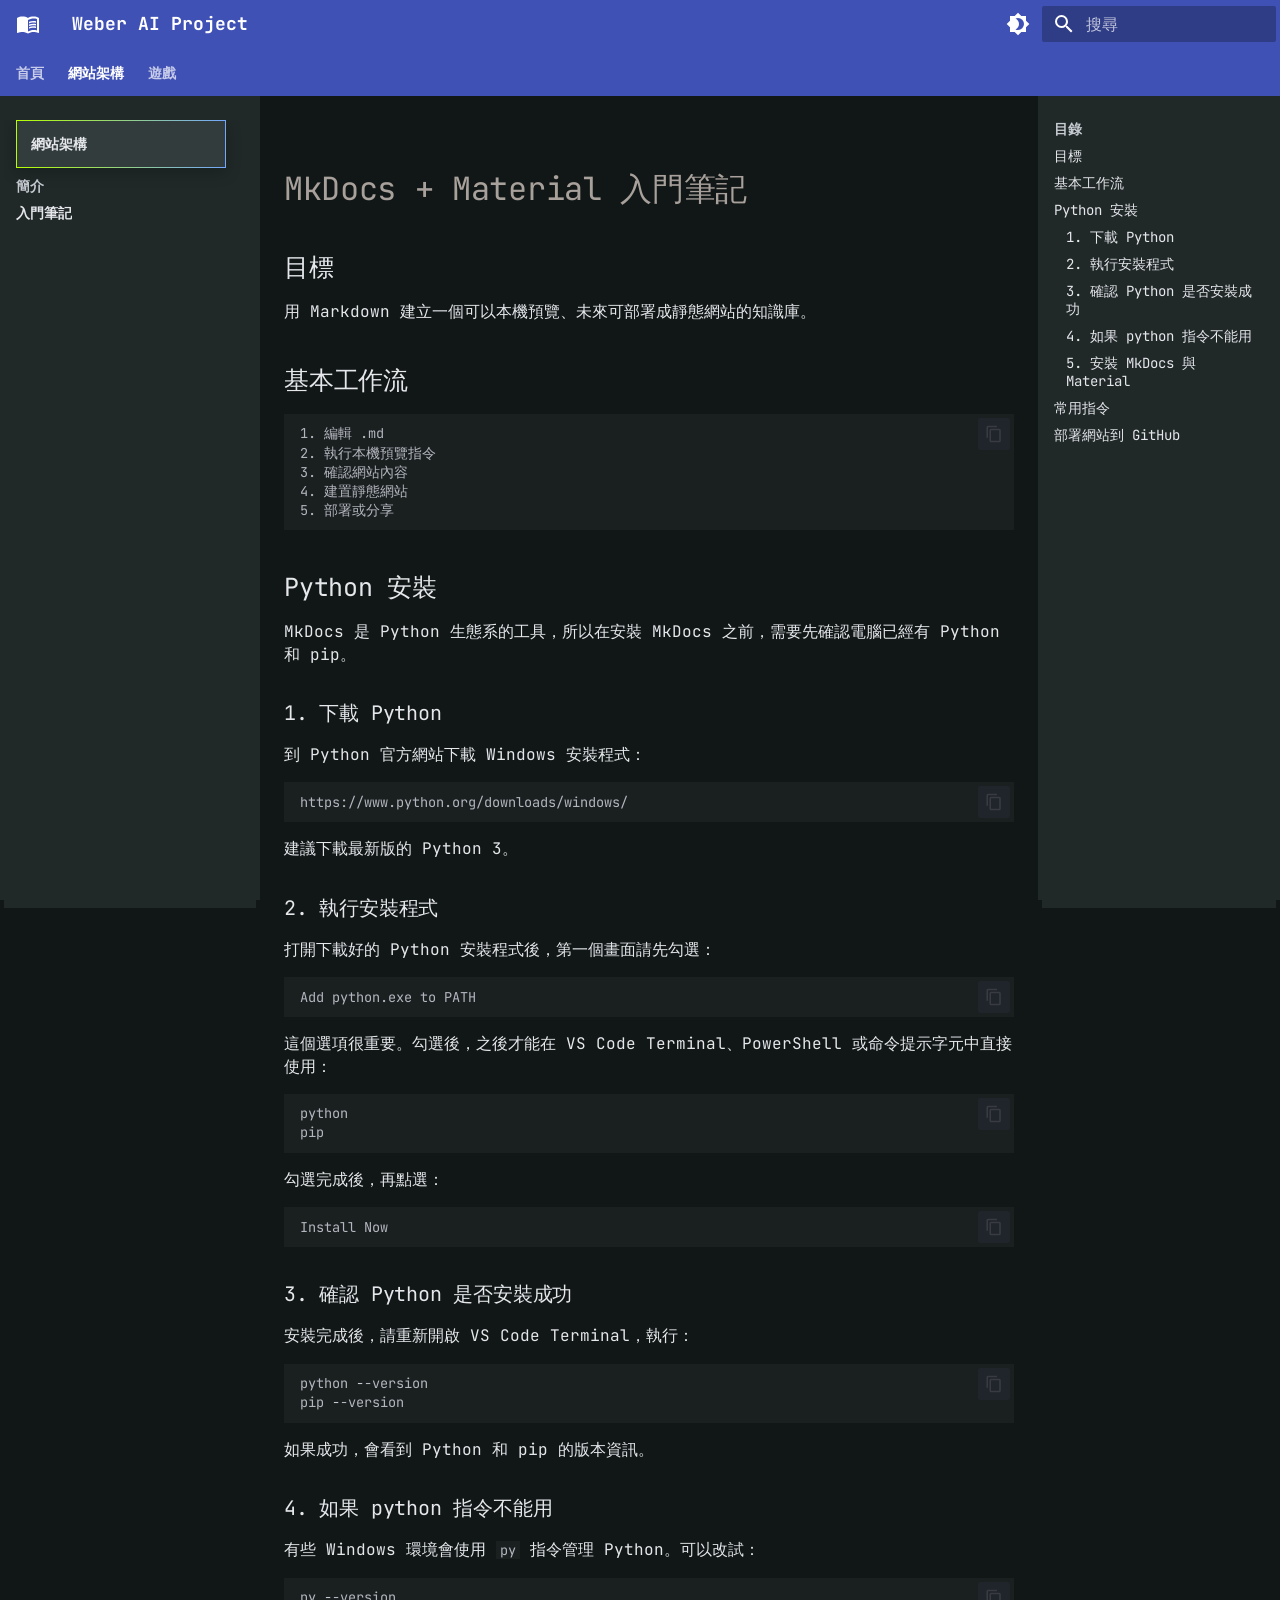
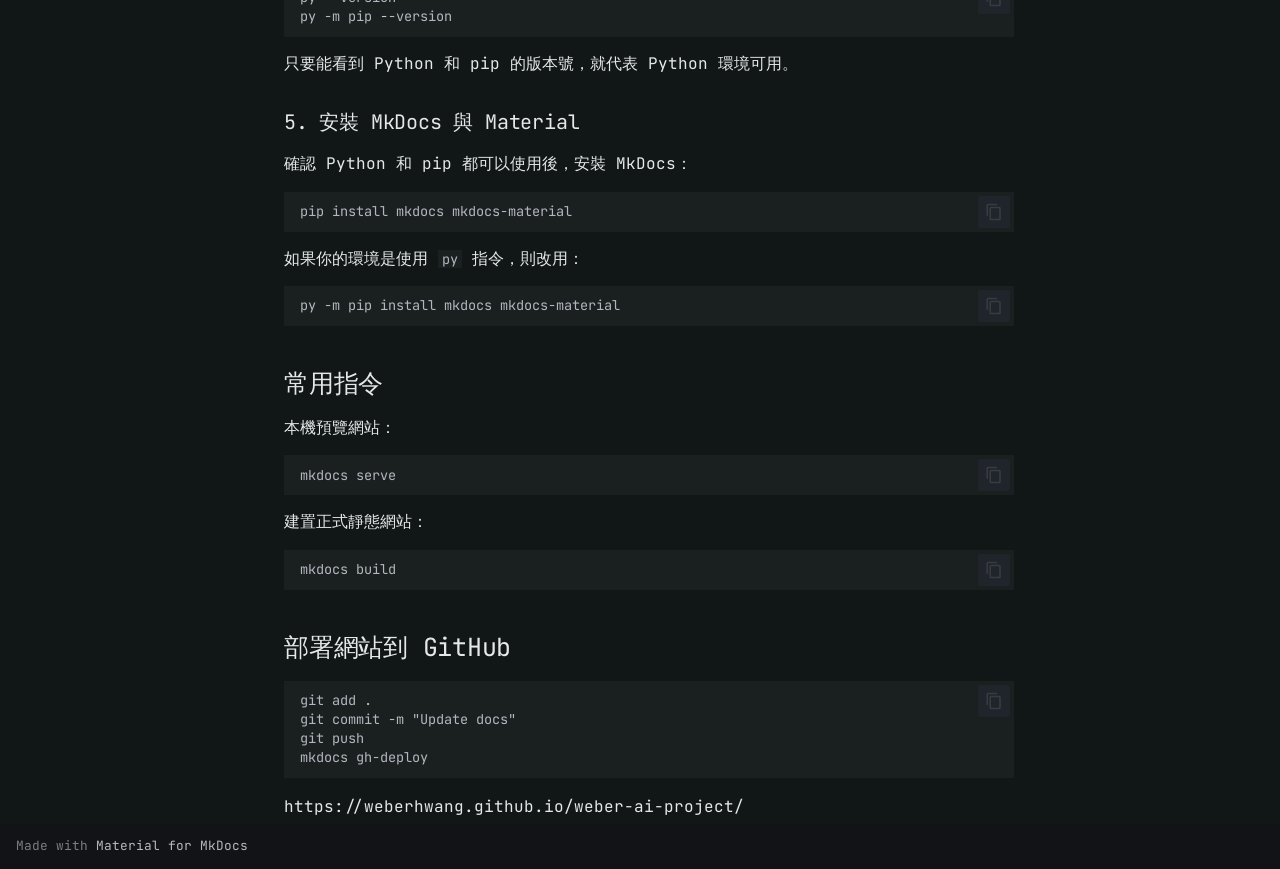
<file: mkdocs-web/getting-started/index.html>
<!doctype html>
<html lang="zh-TW" class="no-js">
  <head>
    
      <meta charset="utf-8">
      <meta name="viewport" content="width=device-width,initial-scale=1">
      
        <meta name="description" content="Weber AI Project knowledge base">
      
      
        <meta name="author" content="Weber">
      
      
      
        <link rel="prev" href="../">
      
      
        <link rel="next" href="../../diablo4/">
      
      
        
      
      
      <link rel="icon" href="../../assets/images/favicon.png">
      <meta name="generator" content="mkdocs-1.6.1, mkdocs-material-9.7.6">
    
    
      
        <title>入門筆記 - Weber AI Project</title>
      
    
    
      <link rel="stylesheet" href="../../assets/stylesheets/main.484c7ddc.min.css">
      
        
        <link rel="stylesheet" href="../../assets/stylesheets/palette.ab4e12ef.min.css">
      
      


    
    
      
    
    
      
        
        
        <link rel="preconnect" href="https://fonts.gstatic.com" crossorigin>
        <link rel="stylesheet" href="https://fonts.googleapis.com/css?family=JetBrains+Mono:300,300i,400,400i,700,700i%7CJetBrains+Mono:400,400i,700,700i&display=fallback">
        <style>:root{--md-text-font:"JetBrains Mono";--md-code-font:"JetBrains Mono"}</style>
      
    
    
      <link rel="stylesheet" href="../../stylesheets/extra.css">
    
    <script>__md_scope=new URL("../..",location),__md_hash=e=>[...e].reduce(((e,_)=>(e<<5)-e+_.charCodeAt(0)),0),__md_get=(e,_=localStorage,t=__md_scope)=>JSON.parse(_.getItem(t.pathname+"."+e)),__md_set=(e,_,t=localStorage,a=__md_scope)=>{try{t.setItem(a.pathname+"."+e,JSON.stringify(_))}catch(e){}}</script>
    
      

    
    
  </head>
  
  
    
    
      
    
    
    
    
    <body dir="ltr" data-md-color-scheme="slate" data-md-color-primary="indigo" data-md-color-accent="lime">
  
    
    <input class="md-toggle" data-md-toggle="drawer" type="checkbox" id="__drawer" autocomplete="off">
    <input class="md-toggle" data-md-toggle="search" type="checkbox" id="__search" autocomplete="off">
    <label class="md-overlay" for="__drawer"></label>
    <div data-md-component="skip">
      
        
        <a href="#mkdocs-material" class="md-skip">
          跳轉到
        </a>
      
    </div>
    <div data-md-component="announce">
      
    </div>
    
    
      

<header class="md-header" data-md-component="header">
  <nav class="md-header__inner md-grid" aria-label="頁首">
    <a href="../.." title="Weber AI Project" class="md-header__button md-logo" aria-label="Weber AI Project" data-md-component="logo">
      
  
  <svg xmlns="http://www.w3.org/2000/svg" viewBox="0 0 24 24"><path d="M12 21.5c-1.35-.85-3.8-1.5-5.5-1.5-1.65 0-3.35.3-4.75 1.05-.1.05-.15.05-.25.05-.25 0-.5-.25-.5-.5V6c.6-.45 1.25-.75 2-1 1.11-.35 2.33-.5 3.5-.5 1.95 0 4.05.4 5.5 1.5 1.45-1.1 3.55-1.5 5.5-1.5 1.17 0 2.39.15 3.5.5.75.25 1.4.55 2 1v14.6c0 .25-.25.5-.5.5-.1 0-.15 0-.25-.05-1.4-.75-3.1-1.05-4.75-1.05-1.7 0-4.15.65-5.5 1.5M12 8v11.5c1.35-.85 3.8-1.5 5.5-1.5 1.2 0 2.4.15 3.5.5V7c-1.1-.35-2.3-.5-3.5-.5-1.7 0-4.15.65-5.5 1.5m1 3.5c1.11-.68 2.6-1 4.5-1 .91 0 1.76.09 2.5.28V9.23c-.87-.15-1.71-.23-2.5-.23q-2.655 0-4.5.84zm4.5.17c-1.71 0-3.21.26-4.5.79v1.69c1.11-.65 2.6-.99 4.5-.99 1.04 0 1.88.08 2.5.24v-1.5c-.87-.16-1.71-.23-2.5-.23m2.5 2.9c-.87-.16-1.71-.24-2.5-.24-1.83 0-3.33.27-4.5.8v1.69c1.11-.66 2.6-.99 4.5-.99 1.04 0 1.88.08 2.5.24z"/></svg>

    </a>
    <label class="md-header__button md-icon" for="__drawer">
      
      <svg xmlns="http://www.w3.org/2000/svg" viewBox="0 0 24 24"><path d="M3 6h18v2H3zm0 5h18v2H3zm0 5h18v2H3z"/></svg>
    </label>
    <div class="md-header__title" data-md-component="header-title">
      <div class="md-header__ellipsis">
        <div class="md-header__topic">
          <span class="md-ellipsis">
            Weber AI Project
          </span>
        </div>
        <div class="md-header__topic" data-md-component="header-topic">
          <span class="md-ellipsis">
            
              入門筆記
            
          </span>
        </div>
      </div>
    </div>
    
      
        <form class="md-header__option" data-md-component="palette">
  
    
    
    
    <input class="md-option" data-md-color-media="" data-md-color-scheme="slate" data-md-color-primary="indigo" data-md-color-accent="lime"  aria-label="切換亮色模式"  type="radio" name="__palette" id="__palette_0">
    
      <label class="md-header__button md-icon" title="切換亮色模式" for="__palette_1" hidden>
        <svg xmlns="http://www.w3.org/2000/svg" viewBox="0 0 24 24"><path d="M12 18c-.89 0-1.74-.2-2.5-.55C11.56 16.5 13 14.42 13 12s-1.44-4.5-3.5-5.45C10.26 6.2 11.11 6 12 6a6 6 0 0 1 6 6 6 6 0 0 1-6 6m8-9.31V4h-4.69L12 .69 8.69 4H4v4.69L.69 12 4 15.31V20h4.69L12 23.31 15.31 20H20v-4.69L23.31 12z"/></svg>
      </label>
    
  
    
    
    
    <input class="md-option" data-md-color-media="" data-md-color-scheme="default" data-md-color-primary="indigo" data-md-color-accent="lime"  aria-label="切換暗色模式"  type="radio" name="__palette" id="__palette_1">
    
      <label class="md-header__button md-icon" title="切換暗色模式" for="__palette_0" hidden>
        <svg xmlns="http://www.w3.org/2000/svg" viewBox="0 0 24 24"><path d="M12 8a4 4 0 0 0-4 4 4 4 0 0 0 4 4 4 4 0 0 0 4-4 4 4 0 0 0-4-4m0 10a6 6 0 0 1-6-6 6 6 0 0 1 6-6 6 6 0 0 1 6 6 6 6 0 0 1-6 6m8-9.31V4h-4.69L12 .69 8.69 4H4v4.69L.69 12 4 15.31V20h4.69L12 23.31 15.31 20H20v-4.69L23.31 12z"/></svg>
      </label>
    
  
</form>
      
    
    
      <script>var palette=__md_get("__palette");if(palette&&palette.color){if("(prefers-color-scheme)"===palette.color.media){var media=matchMedia("(prefers-color-scheme: light)"),input=document.querySelector(media.matches?"[data-md-color-media='(prefers-color-scheme: light)']":"[data-md-color-media='(prefers-color-scheme: dark)']");palette.color.media=input.getAttribute("data-md-color-media"),palette.color.scheme=input.getAttribute("data-md-color-scheme"),palette.color.primary=input.getAttribute("data-md-color-primary"),palette.color.accent=input.getAttribute("data-md-color-accent")}for(var[key,value]of Object.entries(palette.color))document.body.setAttribute("data-md-color-"+key,value)}</script>
    
    
    
      
      
        <label class="md-header__button md-icon" for="__search">
          
          <svg xmlns="http://www.w3.org/2000/svg" viewBox="0 0 24 24"><path d="M9.5 3A6.5 6.5 0 0 1 16 9.5c0 1.61-.59 3.09-1.56 4.23l.27.27h.79l5 5-1.5 1.5-5-5v-.79l-.27-.27A6.52 6.52 0 0 1 9.5 16 6.5 6.5 0 0 1 3 9.5 6.5 6.5 0 0 1 9.5 3m0 2C7 5 5 7 5 9.5S7 14 9.5 14 14 12 14 9.5 12 5 9.5 5"/></svg>
        </label>
        <div class="md-search" data-md-component="search" role="dialog">
  <label class="md-search__overlay" for="__search"></label>
  <div class="md-search__inner" role="search">
    <form class="md-search__form" name="search">
      <input type="text" class="md-search__input" name="query" aria-label="搜尋" placeholder="搜尋" autocapitalize="off" autocorrect="off" autocomplete="off" spellcheck="false" data-md-component="search-query" required>
      <label class="md-search__icon md-icon" for="__search">
        
        <svg xmlns="http://www.w3.org/2000/svg" viewBox="0 0 24 24"><path d="M9.5 3A6.5 6.5 0 0 1 16 9.5c0 1.61-.59 3.09-1.56 4.23l.27.27h.79l5 5-1.5 1.5-5-5v-.79l-.27-.27A6.52 6.52 0 0 1 9.5 16 6.5 6.5 0 0 1 3 9.5 6.5 6.5 0 0 1 9.5 3m0 2C7 5 5 7 5 9.5S7 14 9.5 14 14 12 14 9.5 12 5 9.5 5"/></svg>
        
        <svg xmlns="http://www.w3.org/2000/svg" viewBox="0 0 24 24"><path d="M20 11v2H8l5.5 5.5-1.42 1.42L4.16 12l7.92-7.92L13.5 5.5 8 11z"/></svg>
      </label>
      <nav class="md-search__options" aria-label="搜尋">
        
          <a href="javascript:void(0)" class="md-search__icon md-icon" title="分享" aria-label="分享" data-clipboard data-clipboard-text="" data-md-component="search-share" tabindex="-1">
            
            <svg xmlns="http://www.w3.org/2000/svg" viewBox="0 0 24 24"><path d="M18 16.08c-.76 0-1.44.3-1.96.77L8.91 12.7c.05-.23.09-.46.09-.7s-.04-.47-.09-.7l7.05-4.11c.54.5 1.25.81 2.04.81a3 3 0 0 0 3-3 3 3 0 0 0-3-3 3 3 0 0 0-3 3c0 .24.04.47.09.7L8.04 9.81C7.5 9.31 6.79 9 6 9a3 3 0 0 0-3 3 3 3 0 0 0 3 3c.79 0 1.5-.31 2.04-.81l7.12 4.15c-.05.21-.08.43-.08.66 0 1.61 1.31 2.91 2.92 2.91s2.92-1.3 2.92-2.91A2.92 2.92 0 0 0 18 16.08"/></svg>
          </a>
        
        <button type="reset" class="md-search__icon md-icon" title="清除" aria-label="清除" tabindex="-1">
          
          <svg xmlns="http://www.w3.org/2000/svg" viewBox="0 0 24 24"><path d="M19 6.41 17.59 5 12 10.59 6.41 5 5 6.41 10.59 12 5 17.59 6.41 19 12 13.41 17.59 19 19 17.59 13.41 12z"/></svg>
        </button>
      </nav>
      
    </form>
    <div class="md-search__output">
      <div class="md-search__scrollwrap" tabindex="0" data-md-scrollfix>
        <div class="md-search-result" data-md-component="search-result">
          <div class="md-search-result__meta">
            正在初始化搜尋引擎
          </div>
          <ol class="md-search-result__list" role="presentation"></ol>
        </div>
      </div>
    </div>
  </div>
</div>
      
    
    
  </nav>
  
</header>
    
    <div class="md-container" data-md-component="container">
      
      
        
          
            
<nav class="md-tabs" aria-label="標籤" data-md-component="tabs">
  <div class="md-grid">
    <ul class="md-tabs__list">
      
        
  
  
  
  
    
    
      <li class="md-tabs__item">
        <a href="../.." class="md-tabs__link">
          
  
  
  首頁

        </a>
      </li>
    
  

      
        
  
  
  
    
  
  
    
    
      <li class="md-tabs__item md-tabs__item--active">
        <a href="../" class="md-tabs__link">
          
  
  
  網站架構

        </a>
      </li>
    
  

      
        
  
  
  
  
    
    
      
  
  
  
  
    
    
      <li class="md-tabs__item">
        <a href="../../diablo4/" class="md-tabs__link">
          
  
  
  遊戲

        </a>
      </li>
    
  

    
  

      
    </ul>
  </div>
</nav>
          
        
      
      <main class="md-main" data-md-component="main">
        <div class="md-main__inner md-grid">
          
            
              
              <div class="md-sidebar md-sidebar--primary" data-md-component="sidebar" data-md-type="navigation" >
                <div class="md-sidebar__scrollwrap">
                  <div class="md-sidebar__inner">
                    


  


<nav class="md-nav md-nav--primary md-nav--lifted" aria-label="導覽列" data-md-level="0">
  <label class="md-nav__title" for="__drawer">
    <a href="../.." title="Weber AI Project" class="md-nav__button md-logo" aria-label="Weber AI Project" data-md-component="logo">
      
  
  <svg xmlns="http://www.w3.org/2000/svg" viewBox="0 0 24 24"><path d="M12 21.5c-1.35-.85-3.8-1.5-5.5-1.5-1.65 0-3.35.3-4.75 1.05-.1.05-.15.05-.25.05-.25 0-.5-.25-.5-.5V6c.6-.45 1.25-.75 2-1 1.11-.35 2.33-.5 3.5-.5 1.95 0 4.05.4 5.5 1.5 1.45-1.1 3.55-1.5 5.5-1.5 1.17 0 2.39.15 3.5.5.75.25 1.4.55 2 1v14.6c0 .25-.25.5-.5.5-.1 0-.15 0-.25-.05-1.4-.75-3.1-1.05-4.75-1.05-1.7 0-4.15.65-5.5 1.5M12 8v11.5c1.35-.85 3.8-1.5 5.5-1.5 1.2 0 2.4.15 3.5.5V7c-1.1-.35-2.3-.5-3.5-.5-1.7 0-4.15.65-5.5 1.5m1 3.5c1.11-.68 2.6-1 4.5-1 .91 0 1.76.09 2.5.28V9.23c-.87-.15-1.71-.23-2.5-.23q-2.655 0-4.5.84zm4.5.17c-1.71 0-3.21.26-4.5.79v1.69c1.11-.65 2.6-.99 4.5-.99 1.04 0 1.88.08 2.5.24v-1.5c-.87-.16-1.71-.23-2.5-.23m2.5 2.9c-.87-.16-1.71-.24-2.5-.24-1.83 0-3.33.27-4.5.8v1.69c1.11-.66 2.6-.99 4.5-.99 1.04 0 1.88.08 2.5.24z"/></svg>

    </a>
    Weber AI Project
  </label>
  
  <ul class="md-nav__list" data-md-scrollfix>
    
      
      
  
  
  
  
    
    
    
    
      
      
        
      
    
    
    <li class="md-nav__item md-nav__item--nested">
      
        
        
          
        
        <input class="md-nav__toggle md-toggle md-toggle--indeterminate" type="checkbox" id="__nav_1" >
        
          
          <label class="md-nav__link" for="__nav_1" id="__nav_1_label" tabindex="0">
            
  
  
  <span class="md-ellipsis">
    
  
    首頁
  

    
  </span>
  
  

            <span class="md-nav__icon md-icon"></span>
          </label>
        
        <nav class="md-nav" data-md-level="1" aria-labelledby="__nav_1_label" aria-expanded="false">
          <label class="md-nav__title" for="__nav_1">
            <span class="md-nav__icon md-icon"></span>
            
  
    首頁
  

          </label>
          <ul class="md-nav__list" data-md-scrollfix>
            
              
                
  
  
  
  
    <li class="md-nav__item">
      <a href="../.." class="md-nav__link">
        
  
  
  <span class="md-ellipsis">
    
  
    總覽
  

    
  </span>
  
  

      </a>
    </li>
  

              
            
          </ul>
        </nav>
      
    </li>
  

    
      
      
  
  
    
  
  
  
    
    
    
    
      
        
        
      
      
        
      
    
    
    <li class="md-nav__item md-nav__item--active md-nav__item--section md-nav__item--nested">
      
        
        
        <input class="md-nav__toggle md-toggle " type="checkbox" id="__nav_2" checked>
        
          
          <label class="md-nav__link" for="__nav_2" id="__nav_2_label" tabindex="">
            
  
  
  <span class="md-ellipsis">
    
  
    網站架構
  

    
  </span>
  
  

            <span class="md-nav__icon md-icon"></span>
          </label>
        
        <nav class="md-nav" data-md-level="1" aria-labelledby="__nav_2_label" aria-expanded="true">
          <label class="md-nav__title" for="__nav_2">
            <span class="md-nav__icon md-icon"></span>
            
  
    網站架構
  

          </label>
          <ul class="md-nav__list" data-md-scrollfix>
            
              
                
  
  
  
  
    <li class="md-nav__item">
      <a href="../" class="md-nav__link">
        
  
  
  <span class="md-ellipsis">
    
  
    簡介
  

    
  </span>
  
  

      </a>
    </li>
  

              
            
              
                
  
  
    
  
  
  
    <li class="md-nav__item md-nav__item--active">
      
      <input class="md-nav__toggle md-toggle" type="checkbox" id="__toc">
      
      
        
      
      
        <label class="md-nav__link md-nav__link--active" for="__toc">
          
  
  
  <span class="md-ellipsis">
    
  
    入門筆記
  

    
  </span>
  
  

          <span class="md-nav__icon md-icon"></span>
        </label>
      
      <a href="./" class="md-nav__link md-nav__link--active">
        
  
  
  <span class="md-ellipsis">
    
  
    入門筆記
  

    
  </span>
  
  

      </a>
      
        

<nav class="md-nav md-nav--secondary" aria-label="目錄">
  
  
  
    
  
  
    <label class="md-nav__title" for="__toc">
      <span class="md-nav__icon md-icon"></span>
      目錄
    </label>
    <ul class="md-nav__list" data-md-component="toc" data-md-scrollfix>
      
        <li class="md-nav__item">
  <a href="#_1" class="md-nav__link">
    <span class="md-ellipsis">
      
        目標
      
    </span>
  </a>
  
</li>
      
        <li class="md-nav__item">
  <a href="#_2" class="md-nav__link">
    <span class="md-ellipsis">
      
        基本工作流
      
    </span>
  </a>
  
</li>
      
        <li class="md-nav__item">
  <a href="#python" class="md-nav__link">
    <span class="md-ellipsis">
      
        Python 安裝
      
    </span>
  </a>
  
    <nav class="md-nav" aria-label="Python 安裝">
      <ul class="md-nav__list">
        
          <li class="md-nav__item">
  <a href="#1-python" class="md-nav__link">
    <span class="md-ellipsis">
      
        1. 下載 Python
      
    </span>
  </a>
  
</li>
        
          <li class="md-nav__item">
  <a href="#2" class="md-nav__link">
    <span class="md-ellipsis">
      
        2. 執行安裝程式
      
    </span>
  </a>
  
</li>
        
          <li class="md-nav__item">
  <a href="#3-python" class="md-nav__link">
    <span class="md-ellipsis">
      
        3. 確認 Python 是否安裝成功
      
    </span>
  </a>
  
</li>
        
          <li class="md-nav__item">
  <a href="#4-python" class="md-nav__link">
    <span class="md-ellipsis">
      
        4. 如果 python 指令不能用
      
    </span>
  </a>
  
</li>
        
          <li class="md-nav__item">
  <a href="#5-mkdocs-material" class="md-nav__link">
    <span class="md-ellipsis">
      
        5. 安裝 MkDocs 與 Material
      
    </span>
  </a>
  
</li>
        
      </ul>
    </nav>
  
</li>
      
        <li class="md-nav__item">
  <a href="#_3" class="md-nav__link">
    <span class="md-ellipsis">
      
        常用指令
      
    </span>
  </a>
  
</li>
      
        <li class="md-nav__item">
  <a href="#github" class="md-nav__link">
    <span class="md-ellipsis">
      
        部署網站到 GitHub
      
    </span>
  </a>
  
</li>
      
    </ul>
  
</nav>
      
    </li>
  

              
            
          </ul>
        </nav>
      
    </li>
  

    
      
      
  
  
  
  
    
    
    
    
      
      
        
      
    
    
    <li class="md-nav__item md-nav__item--nested">
      
        
        
          
        
        <input class="md-nav__toggle md-toggle md-toggle--indeterminate" type="checkbox" id="__nav_3" >
        
          
          <label class="md-nav__link" for="__nav_3" id="__nav_3_label" tabindex="0">
            
  
  
  <span class="md-ellipsis">
    
  
    遊戲
  

    
  </span>
  
  

            <span class="md-nav__icon md-icon"></span>
          </label>
        
        <nav class="md-nav" data-md-level="1" aria-labelledby="__nav_3_label" aria-expanded="false">
          <label class="md-nav__title" for="__nav_3">
            <span class="md-nav__icon md-icon"></span>
            
  
    遊戲
  

          </label>
          <ul class="md-nav__list" data-md-scrollfix>
            
              
                
  
  
  
  
    
    
    
    
      
      
        
      
    
    
    <li class="md-nav__item md-nav__item--nested">
      
        
        
          
        
        <input class="md-nav__toggle md-toggle md-toggle--indeterminate" type="checkbox" id="__nav_3_1" >
        
          
          <label class="md-nav__link" for="__nav_3_1" id="__nav_3_1_label" tabindex="0">
            
  
  
  <span class="md-ellipsis">
    
  
    Diablo 4
  

    
  </span>
  
  

            <span class="md-nav__icon md-icon"></span>
          </label>
        
        <nav class="md-nav" data-md-level="2" aria-labelledby="__nav_3_1_label" aria-expanded="false">
          <label class="md-nav__title" for="__nav_3_1">
            <span class="md-nav__icon md-icon"></span>
            
  
    Diablo 4
  

          </label>
          <ul class="md-nav__list" data-md-scrollfix>
            
              
                
  
  
  
  
    <li class="md-nav__item">
      <a href="../../diablo4/" class="md-nav__link">
        
  
  
  <span class="md-ellipsis">
    
  
    簡介
  

    
  </span>
  
  

      </a>
    </li>
  

              
            
              
                
  
  
  
  
    <li class="md-nav__item">
      <a href="../../diablo4/runes/" class="md-nav__link">
        
  
  
  <span class="md-ellipsis">
    
  
    符文
  

    
  </span>
  
  

      </a>
    </li>
  

              
            
              
                
  
  
  
  
    <li class="md-nav__item">
      <a href="../../diablo4/mechanics/" class="md-nav__link">
        
  
  
  <span class="md-ellipsis">
    
  
    機制
  

    
  </span>
  
  

      </a>
    </li>
  

              
            
              
                
  
  
  
  
    <li class="md-nav__item">
      <a href="../../diablo4/tips/" class="md-nav__link">
        
  
  
  <span class="md-ellipsis">
    
  
    攻略
  

    
  </span>
  
  

      </a>
    </li>
  

              
            
              
                
  
  
  
  
    <li class="md-nav__item">
      <a href="../../diablo4/warlock-skills/" class="md-nav__link">
        
  
  
  <span class="md-ellipsis">
    
  
    術士-技能
  

    
  </span>
  
  

      </a>
    </li>
  

              
            
          </ul>
        </nav>
      
    </li>
  

              
            
          </ul>
        </nav>
      
    </li>
  

    
  </ul>
</nav>
                  </div>
                </div>
              </div>
            
            
              
              <div class="md-sidebar md-sidebar--secondary" data-md-component="sidebar" data-md-type="toc" >
                <div class="md-sidebar__scrollwrap">
                  <div class="md-sidebar__inner">
                    

<nav class="md-nav md-nav--secondary" aria-label="目錄">
  
  
  
    
  
  
    <label class="md-nav__title" for="__toc">
      <span class="md-nav__icon md-icon"></span>
      目錄
    </label>
    <ul class="md-nav__list" data-md-component="toc" data-md-scrollfix>
      
        <li class="md-nav__item">
  <a href="#_1" class="md-nav__link">
    <span class="md-ellipsis">
      
        目標
      
    </span>
  </a>
  
</li>
      
        <li class="md-nav__item">
  <a href="#_2" class="md-nav__link">
    <span class="md-ellipsis">
      
        基本工作流
      
    </span>
  </a>
  
</li>
      
        <li class="md-nav__item">
  <a href="#python" class="md-nav__link">
    <span class="md-ellipsis">
      
        Python 安裝
      
    </span>
  </a>
  
    <nav class="md-nav" aria-label="Python 安裝">
      <ul class="md-nav__list">
        
          <li class="md-nav__item">
  <a href="#1-python" class="md-nav__link">
    <span class="md-ellipsis">
      
        1. 下載 Python
      
    </span>
  </a>
  
</li>
        
          <li class="md-nav__item">
  <a href="#2" class="md-nav__link">
    <span class="md-ellipsis">
      
        2. 執行安裝程式
      
    </span>
  </a>
  
</li>
        
          <li class="md-nav__item">
  <a href="#3-python" class="md-nav__link">
    <span class="md-ellipsis">
      
        3. 確認 Python 是否安裝成功
      
    </span>
  </a>
  
</li>
        
          <li class="md-nav__item">
  <a href="#4-python" class="md-nav__link">
    <span class="md-ellipsis">
      
        4. 如果 python 指令不能用
      
    </span>
  </a>
  
</li>
        
          <li class="md-nav__item">
  <a href="#5-mkdocs-material" class="md-nav__link">
    <span class="md-ellipsis">
      
        5. 安裝 MkDocs 與 Material
      
    </span>
  </a>
  
</li>
        
      </ul>
    </nav>
  
</li>
      
        <li class="md-nav__item">
  <a href="#_3" class="md-nav__link">
    <span class="md-ellipsis">
      
        常用指令
      
    </span>
  </a>
  
</li>
      
        <li class="md-nav__item">
  <a href="#github" class="md-nav__link">
    <span class="md-ellipsis">
      
        部署網站到 GitHub
      
    </span>
  </a>
  
</li>
      
    </ul>
  
</nav>
                  </div>
                </div>
              </div>
            
          
          
            <div class="md-content" data-md-component="content">
              
              <article class="md-content__inner md-typeset">
                
                  



<h1 id="mkdocs-material">MkDocs + Material 入門筆記<a class="headerlink" href="#mkdocs-material" title="Permanent link">&para;</a></h1>
<h2 id="_1">目標<a class="headerlink" href="#_1" title="Permanent link">&para;</a></h2>
<p>用 Markdown 建立一個可以本機預覽、未來可部署成靜態網站的知識庫。</p>
<h2 id="_2">基本工作流<a class="headerlink" href="#_2" title="Permanent link">&para;</a></h2>
<div class="highlight"><pre><span></span><code>1. 編輯 .md
2. 執行本機預覽指令
3. 確認網站內容
4. 建置靜態網站
5. 部署或分享
</code></pre></div>
<h2 id="python">Python 安裝<a class="headerlink" href="#python" title="Permanent link">&para;</a></h2>
<p>MkDocs 是 Python 生態系的工具，所以在安裝 MkDocs 之前，需要先確認電腦已經有 Python 和 pip。</p>
<h3 id="1-python">1. 下載 Python<a class="headerlink" href="#1-python" title="Permanent link">&para;</a></h3>
<p>到 Python 官方網站下載 Windows 安裝程式：</p>
<div class="highlight"><pre><span></span><code>https://www.python.org/downloads/windows/
</code></pre></div>
<p>建議下載最新版的 Python 3。</p>
<h3 id="2">2. 執行安裝程式<a class="headerlink" href="#2" title="Permanent link">&para;</a></h3>
<p>打開下載好的 Python 安裝程式後，第一個畫面請先勾選：</p>
<div class="highlight"><pre><span></span><code>Add python.exe to PATH
</code></pre></div>
<p>這個選項很重要。勾選後，之後才能在 VS Code Terminal、PowerShell 或命令提示字元中直接使用：</p>
<div class="highlight"><pre><span></span><code>python
pip
</code></pre></div>
<p>勾選完成後，再點選：</p>
<div class="highlight"><pre><span></span><code>Install Now
</code></pre></div>
<h3 id="3-python">3. 確認 Python 是否安裝成功<a class="headerlink" href="#3-python" title="Permanent link">&para;</a></h3>
<p>安裝完成後，請重新開啟 VS Code Terminal，執行：</p>
<div class="highlight"><pre><span></span><code><span class="n">python</span> <span class="p">-</span><span class="n">-version</span>
<span class="n">pip</span> <span class="p">-</span><span class="n">-version</span>
</code></pre></div>
<p>如果成功，會看到 Python 和 pip 的版本資訊。</p>
<h3 id="4-python">4. 如果 python 指令不能用<a class="headerlink" href="#4-python" title="Permanent link">&para;</a></h3>
<p>有些 Windows 環境會使用 <code>py</code> 指令管理 Python。可以改試：</p>
<div class="highlight"><pre><span></span><code><span class="n">py</span> <span class="p">-</span><span class="n">-version</span>
<span class="n">py</span> <span class="n">-m</span> <span class="n">pip</span> <span class="p">-</span><span class="n">-version</span>
</code></pre></div>
<p>只要能看到 Python 和 pip 的版本號，就代表 Python 環境可用。</p>
<h3 id="5-mkdocs-material">5. 安裝 MkDocs 與 Material<a class="headerlink" href="#5-mkdocs-material" title="Permanent link">&para;</a></h3>
<p>確認 Python 和 pip 都可以使用後，安裝 MkDocs：</p>
<div class="highlight"><pre><span></span><code><span class="n">pip</span> <span class="n">install</span> <span class="n">mkdocs</span> <span class="n">mkdocs-material</span>
</code></pre></div>
<p>如果你的環境是使用 <code>py</code> 指令，則改用：</p>
<div class="highlight"><pre><span></span><code><span class="n">py</span> <span class="n">-m</span> <span class="n">pip</span> <span class="n">install</span> <span class="n">mkdocs</span> <span class="n">mkdocs-material</span>
</code></pre></div>
<h2 id="_3">常用指令<a class="headerlink" href="#_3" title="Permanent link">&para;</a></h2>
<p>本機預覽網站：</p>
<div class="highlight"><pre><span></span><code><span class="n">mkdocs</span> <span class="n">serve</span>
</code></pre></div>
<p>建置正式靜態網站：</p>
<div class="highlight"><pre><span></span><code><span class="n">mkdocs</span> <span class="n">build</span>
</code></pre></div>
<h2 id="github">部署網站到 GitHub<a class="headerlink" href="#github" title="Permanent link">&para;</a></h2>
<p><div class="highlight"><pre><span></span><code>git add .
git commit -m &quot;Update docs&quot;
git push
mkdocs gh-deploy
</code></pre></div>
https://weberhwang.github.io/weber-ai-project/</p>












                
              </article>
            </div>
          
          
<script>var target=document.getElementById(location.hash.slice(1));target&&target.name&&(target.checked=target.name.startsWith("__tabbed_"))</script>
        </div>
        
          <button type="button" class="md-top md-icon" data-md-component="top" hidden>
  
  <svg xmlns="http://www.w3.org/2000/svg" viewBox="0 0 24 24"><path d="M13 20h-2V8l-5.5 5.5-1.42-1.42L12 4.16l7.92 7.92-1.42 1.42L13 8z"/></svg>
  回到頂端
</button>
        
      </main>
      
        <footer class="md-footer">
  
  <div class="md-footer-meta md-typeset">
    <div class="md-footer-meta__inner md-grid">
      <div class="md-copyright">
  
  
    Made with
    <a href="https://squidfunk.github.io/mkdocs-material/" target="_blank" rel="noopener">
      Material for MkDocs
    </a>
  
</div>
      
    </div>
  </div>
</footer>
      
    </div>
    <div class="md-dialog" data-md-component="dialog">
      <div class="md-dialog__inner md-typeset"></div>
    </div>
    
    
    
      
      
      <script id="__config" type="application/json">{"annotate": null, "base": "../..", "features": ["navigation.tabs", "navigation.sections", "navigation.expand", "navigation.top", "search.highlight", "search.share", "content.code.copy"], "search": "../../assets/javascripts/workers/search.2c215733.min.js", "tags": null, "translations": {"clipboard.copied": "\u5df2\u8907\u88fd", "clipboard.copy": "\u8907\u88fd", "search.result.more.one": "\u6b64\u9801\u5c1a\u6709 1 \u500b\u7b26\u5408\u7684\u9805\u76ee", "search.result.more.other": "\u6b64\u9801\u5c1a\u6709 # \u500b\u7b26\u5408\u7684\u9805\u76ee", "search.result.none": "\u6c92\u6709\u7b26\u5408\u7684\u9805\u76ee", "search.result.one": "\u627e\u5230 1 \u500b\u7b26\u5408\u7684\u9805\u76ee", "search.result.other": "\u627e\u5230 # \u500b\u7b26\u5408\u7684\u9805\u76ee", "search.result.placeholder": "\u6253\u5b57\u9032\u884c\u641c\u5c0b", "search.result.term.missing": "\u7f3a\u5c11\u5b57\u8a5e", "select.version": "\u9078\u64c7\u7248\u672c"}, "version": null}</script>
    
    
      <script src="../../assets/javascripts/bundle.79ae519e.min.js"></script>
      
    
  </body>
</html>
</file>
<file: stylesheets/extra.css>
/* Layout and color tuning for the Weber AI Project knowledge base. */
:root {
  --md-primary-fg-color: #38438f;
  --md-primary-fg-color--light: #4a56aa;
  --md-primary-fg-color--dark: #2b3478;
  --md-accent-fg-color: #b6ff00;
  --weber-sidebar-bg: #202828;
  --weber-sidebar-title-bg: #323c3c;
}

[data-md-color-scheme="slate"] {
  --md-default-bg-color: #111616;
  --md-default-fg-color: #e5e7eb;
  --md-default-fg-color--light: #c6cbd2;
  --md-typeset-a-color: #73a7ff;
  --md-code-bg-color: #1a1f20;
}

.md-header,
.md-tabs {
  background-color: var(--md-primary-fg-color);
}

.md-header {
  box-shadow: none;
}

.md-header__title {
  font-weight: 700;
}

.md-tabs__link {
  font-weight: 700;
}

.md-tabs__link--active,
.md-tabs__link:is(:focus, :hover) {
  color: var(--md-accent-fg-color);
}

.md-main {
  background: var(--md-default-bg-color);
}

.md-sidebar--primary,
.md-sidebar--secondary,
.md-sidebar--primary .md-sidebar__inner,
.md-sidebar--secondary .md-sidebar__inner,
.md-sidebar--primary .md-sidebar__scrollwrap,
.md-sidebar--secondary .md-sidebar__scrollwrap,
.md-sidebar--primary .md-nav,
.md-sidebar--secondary .md-nav,
.md-sidebar--primary .md-nav__title,
.md-sidebar--secondary .md-nav__title {
  background: var(--weber-sidebar-bg);
  box-shadow: none;
}

.md-sidebar--primary,
.md-sidebar--secondary,
.md-sidebar--primary .md-sidebar__inner,
.md-sidebar--secondary .md-sidebar__inner {
  min-height: calc(100vh - 5.6rem);
}

.md-grid {
  max-width: 100%;
}

.md-main__inner {
  margin-top: 0;
}

.md-content__inner {
  max-width: 46rem;
  margin: 0 auto;
  padding-top: 3.2rem;
}

.md-typeset h1 {
  color: #a7a09b;
  font-weight: 400;
}

.md-typeset h2 {
  font-weight: 400;
}

.md-typeset p {
  line-height: 1.4;
  margin: 0.3em 0;
}

.md-typeset ul,
.md-typeset ol {
  margin-top: 0.25em;
  margin-bottom: 0.55em;
}

.md-typeset ul li,
.md-typeset ol li {
  line-height: 1.28;
  margin-bottom: 0.04em;
}

.md-typeset ul li + li,
.md-typeset ol li + li {
  margin-top: 0.2em;
}

.md-typeset li > p,
.md-typeset li > p:first-child,
.md-typeset li > p:last-child {
  line-height: 1.28;
  margin-top: 0.08em;
  margin-bottom: 0.08em;
}

.md-typeset code,
.md-typeset pre {
  border-radius: 0;
}

@media screen and (min-width: 76.25em) {
  .md-sidebar--primary::before,
  .md-sidebar--secondary::before {
    position: fixed;
    top: 5.6rem;
    bottom: 0;
    z-index: -1;
    width: inherit;
    background: var(--weber-sidebar-bg);
    content: "";
  }

  .md-sidebar--primary::before {
    left: 0;
  }

  .md-sidebar--secondary::before {
    right: 0;
  }

  .md-sidebar--primary,
  .md-sidebar--secondary,
  .md-sidebar--primary .md-sidebar__inner,
  .md-sidebar--secondary .md-sidebar__inner,
  .md-sidebar--primary .md-sidebar__scrollwrap,
  .md-sidebar--secondary .md-sidebar__scrollwrap {
    min-height: calc(100vh - 5.6rem);
  }

  .md-sidebar--primary {
    width: 13rem;
  }

  .md-sidebar--primary .md-sidebar__scrollwrap {
    margin-top: 0;
    padding-top: 0;
  }

  .md-sidebar--primary .md-nav__title {
    display: none;
  }

  .md-sidebar--primary
    > .md-sidebar__scrollwrap
    > .md-sidebar__inner
    > .md-nav
    > .md-nav__list
    > .md-nav__item--active
    > .md-nav__link {
    position: relative;
    min-height: 2.4rem;
    padding: 0 0.7rem;
    background: var(--weber-sidebar-title-bg);
    border: 1px solid transparent;
    background:
      linear-gradient(var(--weber-sidebar-title-bg), var(--weber-sidebar-title-bg)) padding-box,
      linear-gradient(90deg, #b6ff00, #73a7ff) border-box;
    box-shadow: 0 0.2rem 0.8rem rgb(0 0 0 / 0.22);
    display: flex;
    align-items: center;
    color: var(--md-default-fg-color);
  }

  .md-sidebar--primary .md-nav__link {
    color: var(--md-default-fg-color--light);
    font-weight: 700;
  }

  .md-sidebar--primary .md-nav__link--active,
  .md-sidebar--primary .md-nav__link:is(:focus, :hover) {
    color: var(--md-default-fg-color);
  }

  .md-sidebar--primary
    .md-nav__item
    .md-nav__item
    .md-nav__item
    > .md-nav__link {
    color: var(--md-accent-fg-color);
  }

  .md-sidebar--primary
    .md-nav__item
    .md-nav__item
    .md-nav__item
    > .md-nav__link--active,
  .md-sidebar--primary
    .md-nav__item
    .md-nav__item
    .md-nav__item
    > .md-nav__link:is(:focus, :hover) {
    color: var(--md-accent-fg-color);
  }

  .md-sidebar--primary .md-nav__item .md-nav__item {
    padding-left: 0.55rem;
  }

  .md-sidebar--primary .md-nav__item .md-nav__item .md-nav__item {
    padding-left: 0.8rem;
  }

  .md-sidebar--secondary {
    display: none;
  }
}

@media screen and (max-width: 76.1875em) {
  .md-content__inner {
    max-width: none;
    padding-top: 2rem;
  }
}
</file>
<file: assets/stylesheets/main.484c7ddc.min.css>
@charset "UTF-8";html{-webkit-text-size-adjust:none;-moz-text-size-adjust:none;text-size-adjust:none;box-sizing:border-box}*,:after,:before{box-sizing:inherit}@media (prefers-reduced-motion){*,:after,:before{transition:none!important}}body{margin:0}a,button,input,label{-webkit-tap-highlight-color:transparent}a{color:inherit;text-decoration:none}hr{border:0;box-sizing:initial;display:block;height:.05rem;overflow:visible;padding:0}small{font-size:80%}sub,sup{line-height:1em}img{border-style:none}table{border-collapse:initial;border-spacing:0}td,th{font-weight:400;vertical-align:top}button{background:#0000;border:0;font-family:inherit;font-size:inherit;margin:0;padding:0}input{border:0;outline:none}:root{--md-primary-fg-color:#4051b5;--md-primary-fg-color--light:#5d6cc0;--md-primary-fg-color--dark:#303fa1;--md-primary-bg-color:#fff;--md-primary-bg-color--light:#ffffffb3;--md-accent-fg-color:#526cfe;--md-accent-fg-color--transparent:#526cfe1a;--md-accent-bg-color:#fff;--md-accent-bg-color--light:#ffffffb3}[data-md-color-scheme=default]{color-scheme:light}[data-md-color-scheme=default] img[src$="#gh-dark-mode-only"],[data-md-color-scheme=default] img[src$="#only-dark"]{display:none}:root,[data-md-color-scheme=default]{--md-hue:225deg;--md-default-fg-color:#000000de;--md-default-fg-color--light:#0000008a;--md-default-fg-color--lighter:#00000052;--md-default-fg-color--lightest:#00000012;--md-default-bg-color:#fff;--md-default-bg-color--light:#ffffffb3;--md-default-bg-color--lighter:#ffffff4d;--md-default-bg-color--lightest:#ffffff1f;--md-code-fg-color:#36464e;--md-code-bg-color:#f5f5f5;--md-code-bg-color--light:#f5f5f5b3;--md-code-bg-color--lighter:#f5f5f54d;--md-code-hl-color:#4287ff;--md-code-hl-color--light:#4287ff1a;--md-code-hl-number-color:#d52a2a;--md-code-hl-special-color:#db1457;--md-code-hl-function-color:#a846b9;--md-code-hl-constant-color:#6e59d9;--md-code-hl-keyword-color:#3f6ec6;--md-code-hl-string-color:#1c7d4d;--md-code-hl-name-color:var(--md-code-fg-color);--md-code-hl-operator-color:var(--md-default-fg-color--light);--md-code-hl-punctuation-color:var(--md-default-fg-color--light);--md-code-hl-comment-color:var(--md-default-fg-color--light);--md-code-hl-generic-color:var(--md-default-fg-color--light);--md-code-hl-variable-color:var(--md-default-fg-color--light);--md-typeset-color:var(--md-default-fg-color);--md-typeset-a-color:var(--md-primary-fg-color);--md-typeset-del-color:#f5503d26;--md-typeset-ins-color:#0bd57026;--md-typeset-kbd-color:#fafafa;--md-typeset-kbd-accent-color:#fff;--md-typeset-kbd-border-color:#b8b8b8;--md-typeset-mark-color:#ffff0080;--md-typeset-table-color:#0000001f;--md-typeset-table-color--light:rgba(0,0,0,.035);--md-admonition-fg-color:var(--md-default-fg-color);--md-admonition-bg-color:var(--md-default-bg-color);--md-warning-fg-color:#000000de;--md-warning-bg-color:#ff9;--md-footer-fg-color:#fff;--md-footer-fg-color--light:#ffffffb3;--md-footer-fg-color--lighter:#ffffff73;--md-footer-bg-color:#000000de;--md-footer-bg-color--dark:#00000052;--md-shadow-z1:0 0.2rem 0.5rem #0000000d,0 0 0.05rem #0000001a;--md-shadow-z2:0 0.2rem 0.5rem #0000001a,0 0 0.05rem #00000040;--md-shadow-z3:0 0.2rem 0.5rem #0003,0 0 0.05rem #00000059}.md-icon svg{fill:currentcolor;display:block;height:1.2rem;width:1.2rem}body{-webkit-font-smoothing:antialiased;-moz-osx-font-smoothing:grayscale;--md-text-font-family:var(--md-text-font,_),-apple-system,BlinkMacSystemFont,Helvetica,Arial,sans-serif;--md-code-font-family:var(--md-code-font,_),SFMono-Regular,Consolas,Menlo,monospace}aside,body,input{font-feature-settings:"kern","liga";color:var(--md-typeset-color);font-family:var(--md-text-font-family)}code,kbd,pre{font-feature-settings:"kern";font-family:var(--md-code-font-family)}:root{--md-typeset-table-sort-icon:url('data:image/svg+xml;charset=utf-8,<svg xmlns="http://www.w3.org/2000/svg" viewBox="0 0 24 24"><path d="m18 21-4-4h3V7h-3l4-4 4 4h-3v10h3M2 19v-2h10v2M2 13v-2h7v2M2 7V5h4v2z"/></svg>');--md-typeset-table-sort-icon--asc:url('data:image/svg+xml;charset=utf-8,<svg xmlns="http://www.w3.org/2000/svg" viewBox="0 0 24 24"><path d="M19 17h3l-4 4-4-4h3V3h2M2 17h10v2H2M6 5v2H2V5m0 6h7v2H2z"/></svg>');--md-typeset-table-sort-icon--desc:url('data:image/svg+xml;charset=utf-8,<svg xmlns="http://www.w3.org/2000/svg" viewBox="0 0 24 24"><path d="M19 7h3l-4-4-4 4h3v14h2M2 17h10v2H2M6 5v2H2V5m0 6h7v2H2z"/></svg>')}.md-typeset{-webkit-print-color-adjust:exact;color-adjust:exact;font-size:.8rem;line-height:1.6;overflow-wrap:break-word}@media print{.md-typeset{font-size:.68rem}}.md-typeset blockquote,.md-typeset dl,.md-typeset figure,.md-typeset ol,.md-typeset pre,.md-typeset ul{margin-bottom:1em;margin-top:1em}.md-typeset h1{color:var(--md-default-fg-color--light);font-size:2em;line-height:1.3;margin:0 0 1.25em}.md-typeset h1,.md-typeset h2{font-weight:300;letter-spacing:-.01em}.md-typeset h2{font-size:1.5625em;line-height:1.4;margin:1.6em 0 .64em}.md-typeset h3{font-size:1.25em;font-weight:400;letter-spacing:-.01em;line-height:1.5;margin:1.6em 0 .8em}.md-typeset h2+h3{margin-top:.8em}.md-typeset h4{font-weight:700;letter-spacing:-.01em;margin:1em 0}.md-typeset h5,.md-typeset h6{color:var(--md-default-fg-color--light);font-size:.8em;font-weight:700;letter-spacing:-.01em;margin:1.25em 0}.md-typeset h5{text-transform:uppercase}.md-typeset h5 code{text-transform:none}.md-typeset hr{border-bottom:.05rem solid var(--md-default-fg-color--lightest);display:flow-root;margin:1.5em 0}.md-typeset a{color:var(--md-typeset-a-color);word-break:break-word}.md-typeset a,.md-typeset a:before{transition:color 125ms}.md-typeset a:focus,.md-typeset a:hover{color:var(--md-accent-fg-color)}.md-typeset a:focus code,.md-typeset a:hover code{background-color:var(--md-accent-fg-color--transparent);color:var(--md-accent-fg-color)}.md-typeset a code{color:var(--md-typeset-a-color)}.md-typeset a.focus-visible{outline-color:var(--md-accent-fg-color);outline-offset:.2rem}.md-typeset code,.md-typeset kbd,.md-typeset pre{color:var(--md-code-fg-color);direction:ltr;font-variant-ligatures:none;transition:background-color 125ms}@media print{.md-typeset code,.md-typeset kbd,.md-typeset pre{white-space:pre-wrap}}.md-typeset code{background-color:var(--md-code-bg-color);border-radius:.1rem;-webkit-box-decoration-break:clone;box-decoration-break:clone;font-size:.85em;padding:0 .2941176471em;transition:color 125ms,background-color 125ms;word-break:break-word}.md-typeset code:not(.focus-visible){-webkit-tap-highlight-color:transparent;outline:none}.md-typeset pre{display:flow-root;line-height:1.4;position:relative}.md-typeset pre>code{-webkit-box-decoration-break:slice;box-decoration-break:slice;box-shadow:none;display:block;margin:0;outline-color:var(--md-accent-fg-color);overflow:auto;padding:.7720588235em 1.1764705882em;scrollbar-color:var(--md-default-fg-color--lighter) #0000;scrollbar-width:thin;touch-action:auto;word-break:normal}.md-typeset pre>code:hover{scrollbar-color:var(--md-accent-fg-color) #0000}.md-typeset pre>code::-webkit-scrollbar{height:.2rem;width:.2rem}.md-typeset pre>code::-webkit-scrollbar-thumb{background-color:var(--md-default-fg-color--lighter)}.md-typeset pre>code::-webkit-scrollbar-thumb:hover{background-color:var(--md-accent-fg-color)}.md-typeset kbd{background-color:var(--md-typeset-kbd-color);border-radius:.1rem;box-shadow:0 .1rem 0 .05rem var(--md-typeset-kbd-border-color),0 .1rem 0 var(--md-typeset-kbd-border-color),0 -.1rem .2rem var(--md-typeset-kbd-accent-color) inset;color:var(--md-default-fg-color);display:inline-block;font-size:.75em;padding:0 .6666666667em;vertical-align:text-top;word-break:break-word}.md-typeset mark{background-color:var(--md-typeset-mark-color);-webkit-box-decoration-break:clone;box-decoration-break:clone;color:inherit;word-break:break-word}.md-typeset abbr{cursor:help;text-decoration:none}.md-typeset [data-preview],.md-typeset abbr{border-bottom:.05rem dotted var(--md-default-fg-color--light)}.md-typeset small{opacity:.75}[dir=ltr] .md-typeset sub,[dir=ltr] .md-typeset sup{margin-left:.078125em}[dir=rtl] .md-typeset sub,[dir=rtl] .md-typeset sup{margin-right:.078125em}[dir=ltr] .md-typeset blockquote{padding-left:.6rem}[dir=rtl] .md-typeset blockquote{padding-right:.6rem}[dir=ltr] .md-typeset blockquote{border-left:.2rem solid var(--md-default-fg-color--lighter)}[dir=rtl] .md-typeset blockquote{border-right:.2rem solid var(--md-default-fg-color--lighter)}.md-typeset blockquote{color:var(--md-default-fg-color--light);margin-left:0;margin-right:0}.md-typeset ul{list-style-type:disc}.md-typeset ul[type]{list-style-type:revert-layer}[dir=ltr] .md-typeset ol,[dir=ltr] .md-typeset ul{margin-left:.625em}[dir=rtl] .md-typeset ol,[dir=rtl] .md-typeset ul{margin-right:.625em}.md-typeset ol,.md-typeset ul{padding:0}.md-typeset ol:not([hidden]),.md-typeset ul:not([hidden]){display:flow-root}.md-typeset ol ol,.md-typeset ul ol{list-style-type:lower-alpha}.md-typeset ol ol ol,.md-typeset ul ol ol{list-style-type:lower-roman}.md-typeset ol ol ol ol,.md-typeset ul ol ol ol{list-style-type:upper-alpha}.md-typeset ol ol ol ol ol,.md-typeset ul ol ol ol ol{list-style-type:upper-roman}.md-typeset ol[type],.md-typeset ul[type]{list-style-type:revert-layer}[dir=ltr] .md-typeset ol li,[dir=ltr] .md-typeset ul li{margin-left:1.25em}[dir=rtl] .md-typeset ol li,[dir=rtl] .md-typeset ul li{margin-right:1.25em}.md-typeset ol li,.md-typeset ul li{margin-bottom:.5em}.md-typeset ol li blockquote,.md-typeset ol li p,.md-typeset ul li blockquote,.md-typeset ul li p{margin:.5em 0}.md-typeset ol li:last-child,.md-typeset ul li:last-child{margin-bottom:0}[dir=ltr] .md-typeset ol li ol,[dir=ltr] .md-typeset ol li ul,[dir=ltr] .md-typeset ul li ol,[dir=ltr] .md-typeset ul li ul{margin-left:.625em}[dir=rtl] .md-typeset ol li ol,[dir=rtl] .md-typeset ol li ul,[dir=rtl] .md-typeset ul li ol,[dir=rtl] .md-typeset ul li ul{margin-right:.625em}.md-typeset ol li ol,.md-typeset ol li ul,.md-typeset ul li ol,.md-typeset ul li ul{margin-bottom:.5em;margin-top:.5em}[dir=ltr] .md-typeset dd{margin-left:1.875em}[dir=rtl] .md-typeset dd{margin-right:1.875em}.md-typeset dd{margin-bottom:1.5em;margin-top:1em}.md-typeset img,.md-typeset svg,.md-typeset video{height:auto;max-width:100%}.md-typeset img[align=left]{margin:1em 1em 1em 0}.md-typeset img[align=right]{margin:1em 0 1em 1em}.md-typeset img[align]:only-child{margin-top:0}.md-typeset figure{display:flow-root;margin:1em auto;max-width:100%;text-align:center;width:fit-content}.md-typeset figure img{display:block;margin:0 auto}.md-typeset figcaption{font-style:italic;margin:1em auto;max-width:24rem}.md-typeset iframe{max-width:100%}.md-typeset table:not([class]){background-color:var(--md-default-bg-color);border:.05rem solid var(--md-typeset-table-color);border-radius:.1rem;display:inline-block;font-size:.64rem;max-width:100%;overflow:auto;touch-action:auto}@media print{.md-typeset table:not([class]){display:table}}.md-typeset table:not([class])+*{margin-top:1.5em}.md-typeset table:not([class]) td>:first-child,.md-typeset table:not([class]) th>:first-child{margin-top:0}.md-typeset table:not([class]) td>:last-child,.md-typeset table:not([class]) th>:last-child{margin-bottom:0}.md-typeset table:not([class]) td:not([align]),.md-typeset table:not([class]) th:not([align]){text-align:left}[dir=rtl] .md-typeset table:not([class]) td:not([align]),[dir=rtl] .md-typeset table:not([class]) th:not([align]){text-align:right}.md-typeset table:not([class]) th{font-weight:700;min-width:5rem;padding:.9375em 1.25em;vertical-align:top}.md-typeset table:not([class]) td{border-top:.05rem solid var(--md-typeset-table-color);padding:.9375em 1.25em;vertical-align:top}.md-typeset table:not([class]) tbody tr{transition:background-color 125ms}.md-typeset table:not([class]) tbody tr:hover{background-color:var(--md-typeset-table-color--light);box-shadow:0 .05rem 0 var(--md-default-bg-color) inset}.md-typeset table:not([class]) a{word-break:normal}.md-typeset table th[role=columnheader]{cursor:pointer}[dir=ltr] .md-typeset table th[role=columnheader]:after{margin-left:.5em}[dir=rtl] .md-typeset table th[role=columnheader]:after{margin-right:.5em}.md-typeset table th[role=columnheader]:after{content:"";display:inline-block;height:1.2em;-webkit-mask-image:var(--md-typeset-table-sort-icon);mask-image:var(--md-typeset-table-sort-icon);-webkit-mask-repeat:no-repeat;mask-repeat:no-repeat;-webkit-mask-size:contain;mask-size:contain;transition:background-color 125ms;vertical-align:text-bottom;width:1.2em}.md-typeset table th[role=columnheader]:hover:after{background-color:var(--md-default-fg-color--lighter)}.md-typeset table th[role=columnheader][aria-sort=ascending]:after{background-color:var(--md-default-fg-color--light);-webkit-mask-image:var(--md-typeset-table-sort-icon--asc);mask-image:var(--md-typeset-table-sort-icon--asc)}.md-typeset table th[role=columnheader][aria-sort=descending]:after{background-color:var(--md-default-fg-color--light);-webkit-mask-image:var(--md-typeset-table-sort-icon--desc);mask-image:var(--md-typeset-table-sort-icon--desc)}.md-typeset__scrollwrap{margin:1em -.8rem;overflow-x:auto;touch-action:auto}.md-typeset__table{display:inline-block;margin-bottom:.5em;padding:0 .8rem}@media print{.md-typeset__table{display:block}}html .md-typeset__table table{display:table;margin:0;overflow:hidden;width:100%}@media screen and (max-width:44.984375em){.md-content__inner>pre{margin:1em -.8rem}.md-content__inner>pre code{border-radius:0}}.md-typeset .md-author{border-radius:100%;display:block;flex-shrink:0;height:1.6rem;overflow:hidden;position:relative;transition:color 125ms,transform 125ms;width:1.6rem}.md-typeset .md-author img{display:block}.md-typeset .md-author--more{background:var(--md-default-fg-color--lightest);color:var(--md-default-fg-color--lighter);font-size:.6rem;font-weight:700;line-height:1.6rem;text-align:center}.md-typeset .md-author--long{height:2.4rem;width:2.4rem}.md-typeset a.md-author{transform:scale(1)}.md-typeset a.md-author img{border-radius:100%;filter:grayscale(100%) opacity(75%);transition:filter 125ms}.md-typeset a.md-author:focus,.md-typeset a.md-author:hover{transform:scale(1.1);z-index:1}.md-typeset a.md-author:focus img,.md-typeset a.md-author:hover img{filter:grayscale(0)}.md-banner{background-color:var(--md-footer-bg-color);color:var(--md-footer-fg-color);overflow:auto}@media print{.md-banner{display:none}}.md-banner--warning{background-color:var(--md-warning-bg-color);color:var(--md-warning-fg-color)}.md-banner__inner{font-size:.7rem;margin:.6rem auto;padding:0 .8rem}[dir=ltr] .md-banner__button{float:right}[dir=rtl] .md-banner__button{float:left}.md-banner__button{color:inherit;cursor:pointer;transition:opacity .25s}.no-js .md-banner__button{display:none}.md-banner__button:hover{opacity:.7}html{font-size:125%;height:100%;overflow-x:hidden}@media screen and (min-width:100em){html{font-size:137.5%}}@media screen and (min-width:125em){html{font-size:150%}}body{background-color:var(--md-default-bg-color);display:flex;flex-direction:column;font-size:.5rem;min-height:100%;position:relative;width:100%}@media print{body{display:block}}@media screen and (max-width:59.984375em){body[data-md-scrolllock]{position:fixed}}.md-grid{margin-left:auto;margin-right:auto;max-width:61rem}.md-container{display:flex;flex-direction:column;flex-grow:1}@media print{.md-container{display:block}}.md-main{flex-grow:1}.md-main__inner{display:flex;height:100%;margin-top:1.5rem}.md-ellipsis{overflow:hidden;text-overflow:ellipsis}.md-toggle{display:none}.md-option{height:0;opacity:0;position:absolute;width:0}.md-option:checked+label:not([hidden]){display:block}.md-option.focus-visible+label{outline-color:var(--md-accent-fg-color);outline-style:auto}.md-skip{background-color:var(--md-default-fg-color);border-radius:.1rem;color:var(--md-default-bg-color);font-size:.64rem;margin:.5rem;opacity:0;outline-color:var(--md-accent-fg-color);padding:.3rem .5rem;position:fixed;transform:translateY(.4rem);z-index:-1}.md-skip:focus{opacity:1;transform:translateY(0);transition:transform .25s cubic-bezier(.4,0,.2,1),opacity 175ms 75ms;z-index:10}@page{margin:25mm}:root{--md-clipboard-icon:url('data:image/svg+xml;charset=utf-8,<svg xmlns="http://www.w3.org/2000/svg" viewBox="0 0 24 24"><path d="M19 21H8V7h11m0-2H8a2 2 0 0 0-2 2v14a2 2 0 0 0 2 2h11a2 2 0 0 0 2-2V7a2 2 0 0 0-2-2m-3-4H4a2 2 0 0 0-2 2v14h2V3h12z"/></svg>')}.md-clipboard{border-radius:.1rem;color:var(--md-default-fg-color--lightest);cursor:pointer;height:1.5em;outline-color:var(--md-accent-fg-color);outline-offset:.1rem;transition:color .25s;width:1.5em;z-index:1}@media print{.md-clipboard{display:none}}.md-clipboard:not(.focus-visible){-webkit-tap-highlight-color:transparent;outline:none}:hover>.md-clipboard{color:var(--md-default-fg-color--light)}.md-clipboard:focus,.md-clipboard:hover{color:var(--md-accent-fg-color)}.md-clipboard:after{background-color:currentcolor;content:"";display:block;height:1.125em;margin:0 auto;-webkit-mask-image:var(--md-clipboard-icon);mask-image:var(--md-clipboard-icon);-webkit-mask-position:center;mask-position:center;-webkit-mask-repeat:no-repeat;mask-repeat:no-repeat;-webkit-mask-size:contain;mask-size:contain;width:1.125em}.md-clipboard--inline{cursor:pointer}.md-clipboard--inline code{transition:color .25s,background-color .25s}.md-clipboard--inline:focus code,.md-clipboard--inline:hover code{background-color:var(--md-accent-fg-color--transparent);color:var(--md-accent-fg-color)}:root{--md-code-select-icon:url('data:image/svg+xml;charset=utf-8,<svg xmlns="http://www.w3.org/2000/svg" viewBox="0 0 24 24"><path d="M19 19h-4v2h4c1.1 0 2-.9 2-2v-4h-2m0-12h-4v2h4v4h2V5c0-1.1-.9-2-2-2M5 5h4V3H5c-1.1 0-2 .9-2 2v4h2m0 6H3v4c0 1.1.9 2 2 2h4v-2H5zm2-4h2v2H7zm4 0h2v2h-2zm4 0h2v2h-2zM7 7h2v2H7zm4 0h2v2h-2zm4 0h2v2h-2zm-8 8h2v2H7zm4 0h2v2h-2zm4 0h2v2h-2z"/></svg>');--md-code-copy-icon:url('data:image/svg+xml;charset=utf-8,<svg xmlns="http://www.w3.org/2000/svg" viewBox="0 0 24 24"><path d="M19 21H8V7h11m0-2H8a2 2 0 0 0-2 2v14a2 2 0 0 0 2 2h11a2 2 0 0 0 2-2V7a2 2 0 0 0-2-2m-3-4H4a2 2 0 0 0-2 2v14h2V3h12z"/></svg>')}.md-typeset .md-code__content{display:grid}.md-code__nav{background-color:var(--md-code-bg-color--lighter);border-radius:.1rem;display:flex;gap:.2rem;padding:.2rem;position:absolute;right:.25em;top:.25em;transition:background-color .25s;z-index:1}:hover>.md-code__nav{background-color:var(--md-code-bg-color--light)}.md-code__button{color:var(--md-default-fg-color--lightest);cursor:pointer;display:block;height:1.5em;outline-color:var(--md-accent-fg-color);outline-offset:.1rem;transition:color .25s;width:1.5em}:hover>*>.md-code__button{color:var(--md-default-fg-color--light)}.md-code__button.focus-visible,.md-code__button:hover{color:var(--md-accent-fg-color)}.md-code__button--active{color:var(--md-default-fg-color)!important}.md-code__button:after{background-color:currentcolor;content:"";display:block;height:1.125em;margin:0 auto;-webkit-mask-position:center;mask-position:center;-webkit-mask-repeat:no-repeat;mask-repeat:no-repeat;-webkit-mask-size:contain;mask-size:contain;width:1.125em}.md-code__button[data-md-type=select]:after{-webkit-mask-image:var(--md-code-select-icon);mask-image:var(--md-code-select-icon)}.md-code__button[data-md-type=copy]:after{-webkit-mask-image:var(--md-code-copy-icon);mask-image:var(--md-code-copy-icon)}@keyframes consent{0%{opacity:0;transform:translateY(100%)}to{opacity:1;transform:translateY(0)}}@keyframes overlay{0%{opacity:0}to{opacity:1}}.md-consent__overlay{animation:overlay .25s both;-webkit-backdrop-filter:blur(.1rem);backdrop-filter:blur(.1rem);background-color:#0000008a;height:100%;opacity:1;position:fixed;top:0;width:100%;z-index:5}.md-consent__inner{animation:consent .5s cubic-bezier(.1,.7,.1,1) both;background-color:var(--md-default-bg-color);border:0;border-radius:.1rem;bottom:0;box-shadow:0 0 .2rem #0000001a,0 .2rem .4rem #0003;max-height:100%;overflow:auto;padding:0;position:fixed;width:100%;z-index:5}.md-consent__form{padding:.8rem}.md-consent__settings{display:none;margin:1em 0}input:checked+.md-consent__settings{display:block}.md-consent__controls{margin-bottom:.8rem}.md-typeset .md-consent__controls .md-button{display:inline}@media screen and (max-width:44.984375em){.md-typeset .md-consent__controls .md-button{display:block;margin-top:.4rem;text-align:center;width:100%}}.md-consent label{cursor:pointer}.md-content{flex-grow:1;min-width:0}.md-content__inner{margin:0 .8rem 1.2rem;padding-top:.6rem}@media screen and (min-width:76.25em){[dir=ltr] .md-sidebar--primary:not([hidden])~.md-content>.md-content__inner{margin-left:1.2rem}[dir=ltr] .md-sidebar--secondary:not([hidden])~.md-content>.md-content__inner,[dir=rtl] .md-sidebar--primary:not([hidden])~.md-content>.md-content__inner{margin-right:1.2rem}[dir=rtl] .md-sidebar--secondary:not([hidden])~.md-content>.md-content__inner{margin-left:1.2rem}}.md-content__inner:before{content:"";display:block;height:.4rem}.md-content__inner>:last-child{margin-bottom:0}[dir=ltr] .md-content__button{float:right}[dir=rtl] .md-content__button{float:left}[dir=ltr] .md-content__button{margin-left:.4rem}[dir=rtl] .md-content__button{margin-right:.4rem}.md-content__button{margin:.4rem 0;padding:0}@media print{.md-content__button{display:none}}.md-typeset .md-content__button{color:var(--md-default-fg-color--lighter)}.md-content__button svg{display:inline;vertical-align:top}[dir=rtl] .md-content__button svg{transform:scaleX(-1)}[dir=ltr] .md-dialog{right:.8rem}[dir=rtl] .md-dialog{left:.8rem}.md-dialog{background-color:var(--md-default-fg-color);border-radius:.1rem;bottom:.8rem;box-shadow:var(--md-shadow-z3);min-width:11.1rem;opacity:0;padding:.4rem .6rem;pointer-events:none;position:fixed;transform:translateY(100%);transition:transform 0ms .4s,opacity .4s;z-index:4}@media print{.md-dialog{display:none}}.md-dialog--active{opacity:1;pointer-events:auto;transform:translateY(0);transition:transform .4s cubic-bezier(.075,.85,.175,1),opacity .4s}.md-dialog__inner{color:var(--md-default-bg-color);font-size:.7rem}.md-feedback{margin:2em 0 1em;text-align:center}.md-feedback fieldset{border:none;margin:0;padding:0}.md-feedback__title{font-weight:700;margin:1em auto}.md-feedback__inner{position:relative}.md-feedback__list{display:flex;flex-wrap:wrap;place-content:baseline center;position:relative}.md-feedback__list:hover .md-icon:not(:disabled){color:var(--md-default-fg-color--lighter)}:disabled .md-feedback__list{min-height:1.8rem}.md-feedback__icon{color:var(--md-default-fg-color--light);cursor:pointer;flex-shrink:0;margin:0 .1rem;transition:color 125ms}.md-feedback__icon:not(:disabled).md-icon:hover{color:var(--md-accent-fg-color)}.md-feedback__icon:disabled{color:var(--md-default-fg-color--lightest);pointer-events:none}.md-feedback__note{opacity:0;position:relative;transform:translateY(.4rem);transition:transform .4s cubic-bezier(.1,.7,.1,1),opacity .15s}.md-feedback__note>*{margin:0 auto;max-width:16rem}:disabled .md-feedback__note{opacity:1;transform:translateY(0)}@media print{.md-feedback{display:none}}.md-footer{background-color:var(--md-footer-bg-color);color:var(--md-footer-fg-color)}@media print{.md-footer{display:none}}.md-footer__inner{justify-content:space-between;overflow:auto;padding:.2rem}.md-footer__inner:not([hidden]){display:flex}.md-footer__link{align-items:end;display:flex;flex-grow:0.01;margin-bottom:.4rem;margin-top:1rem;max-width:100%;outline-color:var(--md-accent-fg-color);overflow:hidden;transition:opacity .25s}.md-footer__link:focus,.md-footer__link:hover{opacity:.7}[dir=rtl] .md-footer__link svg{transform:scaleX(-1)}@media screen and (max-width:44.984375em){.md-footer__link--prev{flex-shrink:0}.md-footer__link--prev .md-footer__title{display:none}}[dir=ltr] .md-footer__link--next{margin-left:auto}[dir=rtl] .md-footer__link--next{margin-right:auto}.md-footer__link--next{text-align:right}[dir=rtl] .md-footer__link--next{text-align:left}.md-footer__title{flex-grow:1;font-size:.9rem;margin-bottom:.7rem;max-width:calc(100% - 2.4rem);padding:0 1rem;white-space:nowrap}.md-footer__button{margin:.2rem;padding:.4rem}.md-footer__direction{font-size:.64rem;opacity:.7}.md-footer-meta{background-color:var(--md-footer-bg-color--dark)}.md-footer-meta__inner{display:flex;flex-wrap:wrap;justify-content:space-between;padding:.2rem}html .md-footer-meta.md-typeset a{color:var(--md-footer-fg-color--light)}html .md-footer-meta.md-typeset a:focus,html .md-footer-meta.md-typeset a:hover{color:var(--md-footer-fg-color)}.md-copyright{color:var(--md-footer-fg-color--lighter);font-size:.64rem;margin:auto .6rem;padding:.4rem 0;width:100%}@media screen and (min-width:45em){.md-copyright{width:auto}}.md-copyright__highlight{color:var(--md-footer-fg-color--light)}.md-social{display:inline-flex;gap:.2rem;margin:0 .4rem;padding:.2rem 0 .6rem}@media screen and (min-width:45em){.md-social{padding:.6rem 0}}.md-social__link{display:inline-block;height:1.6rem;text-align:center;width:1.6rem}.md-social__link:before{line-height:1.9}.md-social__link svg{fill:currentcolor;max-height:.8rem;vertical-align:-25%}.md-typeset .md-button{border:.1rem solid;border-radius:.1rem;color:var(--md-primary-fg-color);cursor:pointer;display:inline-block;font-weight:700;padding:.625em 2em;transition:color 125ms,background-color 125ms,border-color 125ms}.md-typeset .md-button--primary{background-color:var(--md-primary-fg-color);border-color:var(--md-primary-fg-color);color:var(--md-primary-bg-color)}.md-typeset .md-button:focus,.md-typeset .md-button:hover{background-color:var(--md-accent-fg-color);border-color:var(--md-accent-fg-color);color:var(--md-accent-bg-color)}[dir=ltr] .md-typeset .md-input{border-top-left-radius:.1rem}[dir=ltr] .md-typeset .md-input,[dir=rtl] .md-typeset .md-input{border-top-right-radius:.1rem}[dir=rtl] .md-typeset .md-input{border-top-left-radius:.1rem}.md-typeset .md-input{border-bottom:.1rem solid var(--md-default-fg-color--lighter);box-shadow:var(--md-shadow-z1);font-size:.8rem;height:1.8rem;padding:0 .6rem;transition:border .25s,box-shadow .25s}.md-typeset .md-input:focus,.md-typeset .md-input:hover{border-bottom-color:var(--md-accent-fg-color);box-shadow:var(--md-shadow-z2)}.md-typeset .md-input--stretch{width:100%}.md-header{background-color:var(--md-primary-fg-color);box-shadow:0 0 .2rem #0000,0 .2rem .4rem #0000;color:var(--md-primary-bg-color);display:block;left:0;position:sticky;right:0;top:0;z-index:4}@media print{.md-header{display:none}}.md-header[hidden]{transform:translateY(-100%);transition:transform .25s cubic-bezier(.8,0,.6,1),box-shadow .25s}.md-header--shadow{box-shadow:0 0 .2rem #0000001a,0 .2rem .4rem #0003;transition:transform .25s cubic-bezier(.1,.7,.1,1),box-shadow .25s}.md-header__inner{align-items:center;display:flex;padding:0 .2rem}.md-header__button{color:currentcolor;cursor:pointer;margin:.2rem;outline-color:var(--md-accent-fg-color);padding:.4rem;position:relative;transition:opacity .25s;vertical-align:middle;z-index:1}.md-header__button:hover{opacity:.7}.md-header__button:not([hidden]){display:inline-block}.md-header__button:not(.focus-visible){-webkit-tap-highlight-color:transparent;outline:none}.md-header__button.md-logo{margin:.2rem;padding:.4rem}@media screen and (max-width:76.234375em){.md-header__button.md-logo{display:none}}.md-header__button.md-logo img,.md-header__button.md-logo svg{fill:currentcolor;display:block;height:1.2rem;width:auto}@media screen and (min-width:60em){.md-header__button[for=__search]{display:none}}.no-js .md-header__button[for=__search]{display:none}[dir=rtl] .md-header__button[for=__search] svg{transform:scaleX(-1)}@media screen and (min-width:76.25em){.md-header__button[for=__drawer]{display:none}}.md-header__topic{display:flex;max-width:100%;position:absolute;transition:transform .4s cubic-bezier(.1,.7,.1,1),opacity .15s;white-space:nowrap}.md-header__topic+.md-header__topic{opacity:0;pointer-events:none;transform:translateX(1.25rem);transition:transform .4s cubic-bezier(1,.7,.1,.1),opacity .15s;z-index:-1}[dir=rtl] .md-header__topic+.md-header__topic{transform:translateX(-1.25rem)}.md-header__topic:first-child{font-weight:700}[dir=ltr] .md-header__title{margin-left:1rem;margin-right:.4rem}[dir=rtl] .md-header__title{margin-left:.4rem;margin-right:1rem}.md-header__title{flex-grow:1;font-size:.9rem;height:2.4rem;line-height:2.4rem}.md-header__title--active .md-header__topic{opacity:0;pointer-events:none;transform:translateX(-1.25rem);transition:transform .4s cubic-bezier(1,.7,.1,.1),opacity .15s;z-index:-1}[dir=rtl] .md-header__title--active .md-header__topic{transform:translateX(1.25rem)}.md-header__title--active .md-header__topic+.md-header__topic{opacity:1;pointer-events:auto;transform:translateX(0);transition:transform .4s cubic-bezier(.1,.7,.1,1),opacity .15s;z-index:0}.md-header__title>.md-header__ellipsis{height:100%;position:relative;width:100%}.md-header__option{display:flex;flex-shrink:0;max-width:100%;transition:max-width 0ms .25s,opacity .25s .25s;white-space:nowrap}[data-md-toggle=search]:checked~.md-header .md-header__option{max-width:0;opacity:0;transition:max-width 0ms,opacity 0ms}.md-header__option>input{bottom:0}.md-header__source{display:none}@media screen and (min-width:60em){[dir=ltr] .md-header__source{margin-left:1rem}[dir=rtl] .md-header__source{margin-right:1rem}.md-header__source{display:block;max-width:11.7rem;width:11.7rem}}@media screen and (min-width:76.25em){[dir=ltr] .md-header__source{margin-left:1.4rem}[dir=rtl] .md-header__source{margin-right:1.4rem}}.md-meta{color:var(--md-default-fg-color--light);font-size:.7rem;line-height:1.3}.md-meta__list{display:inline-flex;flex-wrap:wrap;list-style:none;margin:0;padding:0}.md-meta__item:not(:last-child):after{content:"·";margin-left:.2rem;margin-right:.2rem}.md-meta__link{color:var(--md-typeset-a-color)}.md-meta__link:focus,.md-meta__link:hover{color:var(--md-accent-fg-color)}.md-draft{background-color:#ff1744;border-radius:.125em;color:#fff;display:inline-block;font-weight:700;padding-left:.5714285714em;padding-right:.5714285714em}:root{--md-nav-icon--prev:url('data:image/svg+xml;charset=utf-8,<svg xmlns="http://www.w3.org/2000/svg" viewBox="0 0 24 24"><path d="M20 11v2H8l5.5 5.5-1.42 1.42L4.16 12l7.92-7.92L13.5 5.5 8 11z"/></svg>');--md-nav-icon--next:url('data:image/svg+xml;charset=utf-8,<svg xmlns="http://www.w3.org/2000/svg" viewBox="0 0 24 24"><path d="M8.59 16.58 13.17 12 8.59 7.41 10 6l6 6-6 6z"/></svg>');--md-toc-icon:url('data:image/svg+xml;charset=utf-8,<svg xmlns="http://www.w3.org/2000/svg" viewBox="0 0 24 24"><path d="M3 9h14V7H3zm0 4h14v-2H3zm0 4h14v-2H3zm16 0h2v-2h-2zm0-10v2h2V7zm0 6h2v-2h-2z"/></svg>')}.md-nav{font-size:.7rem;line-height:1.3}.md-nav__title{color:var(--md-default-fg-color--light);display:block;font-weight:700;overflow:hidden;padding:0 .6rem;text-overflow:ellipsis}.md-nav__title .md-nav__button{display:none}.md-nav__title .md-nav__button img{height:100%;width:auto}.md-nav__title .md-nav__button.md-logo img,.md-nav__title .md-nav__button.md-logo svg{fill:currentcolor;display:block;height:2.4rem;max-width:100%;object-fit:contain;width:auto}.md-nav__list{list-style:none;margin:0;padding:0}.md-nav__link{align-items:flex-start;display:flex;gap:.4rem;margin-top:.625em;scroll-snap-align:start;transition:color 125ms}.md-nav__link--passed,.md-nav__link--passed code{color:var(--md-default-fg-color--light)}.md-nav__item .md-nav__link--active,.md-nav__item .md-nav__link--active code{color:var(--md-typeset-a-color)}.md-nav__link .md-ellipsis{position:relative}.md-nav__link .md-ellipsis code{word-break:normal}[dir=ltr] .md-nav__link .md-icon:last-child{margin-left:auto}[dir=rtl] .md-nav__link .md-icon:last-child{margin-right:auto}.md-nav__link .md-typeset{font-size:.7rem;line-height:1.3}.md-nav__link svg{fill:currentcolor;flex-shrink:0;height:1.3em;position:relative}.md-nav__link[for]:focus,.md-nav__link[for]:hover,.md-nav__link[href]:focus,.md-nav__link[href]:hover{color:var(--md-accent-fg-color);cursor:pointer}.md-nav__link[for]:focus code,.md-nav__link[for]:hover code,.md-nav__link[href]:focus code,.md-nav__link[href]:hover code{background-color:var(--md-accent-fg-color--transparent);color:var(--md-accent-fg-color)}.md-nav__link.focus-visible{outline-color:var(--md-accent-fg-color);outline-offset:.2rem}.md-nav--primary .md-nav__link[for=__toc]{display:none}.md-nav--primary .md-nav__link[for=__toc] .md-icon:after{background-color:currentcolor;display:block;height:100%;-webkit-mask-image:var(--md-toc-icon);mask-image:var(--md-toc-icon);width:100%}.md-nav--primary .md-nav__link[for=__toc]~.md-nav{display:none}.md-nav__container>.md-nav__link{margin-top:0}.md-nav__container>.md-nav__link:first-child{flex-grow:1;min-width:0}.md-nav__icon{flex-shrink:0}.md-nav__source{display:none}@media screen and (max-width:76.234375em){.md-nav--primary,.md-nav--primary .md-nav{background-color:var(--md-default-bg-color);display:flex;flex-direction:column;height:100%;left:0;position:absolute;right:0;top:0;z-index:1}.md-nav--primary .md-nav__item,.md-nav--primary .md-nav__title{font-size:.8rem;line-height:1.5}.md-nav--primary .md-nav__title{background-color:var(--md-default-fg-color--lightest);color:var(--md-default-fg-color--light);cursor:pointer;height:5.6rem;line-height:2.4rem;padding:3rem .8rem .2rem;position:relative;white-space:nowrap}[dir=ltr] .md-nav--primary .md-nav__title .md-nav__icon{left:.4rem}[dir=rtl] .md-nav--primary .md-nav__title .md-nav__icon{right:.4rem}.md-nav--primary .md-nav__title .md-nav__icon{display:block;height:1.2rem;margin:.2rem;position:absolute;top:.4rem;width:1.2rem}.md-nav--primary .md-nav__title .md-nav__icon:after{background-color:currentcolor;content:"";display:block;height:100%;-webkit-mask-image:var(--md-nav-icon--prev);mask-image:var(--md-nav-icon--prev);-webkit-mask-position:center;mask-position:center;-webkit-mask-repeat:no-repeat;mask-repeat:no-repeat;-webkit-mask-size:contain;mask-size:contain;width:100%}.md-nav--primary .md-nav__title~.md-nav__list{background-color:var(--md-default-bg-color);box-shadow:0 .05rem 0 var(--md-default-fg-color--lightest) inset;overflow-y:auto;scroll-snap-type:y mandatory;touch-action:pan-y}.md-nav--primary .md-nav__title~.md-nav__list>:first-child{border-top:0}.md-nav--primary .md-nav__title[for=__drawer]{background-color:var(--md-primary-fg-color);color:var(--md-primary-bg-color);font-weight:700}.md-nav--primary .md-nav__title .md-logo{display:block;left:.2rem;margin:.2rem;padding:.4rem;position:absolute;right:.2rem;top:.2rem}.md-nav--primary .md-nav__list{flex:1}.md-nav--primary .md-nav__item{border-top:.05rem solid var(--md-default-fg-color--lightest)}.md-nav--primary .md-nav__item--active>.md-nav__link{color:var(--md-typeset-a-color)}.md-nav--primary .md-nav__item--active>.md-nav__link:focus,.md-nav--primary .md-nav__item--active>.md-nav__link:hover{color:var(--md-accent-fg-color)}.md-nav--primary .md-nav__link{margin-top:0;padding:.6rem .8rem}.md-nav--primary .md-nav__link svg{margin-top:.1em}.md-nav--primary .md-nav__link>.md-nav__link{padding:0}[dir=ltr] .md-nav--primary .md-nav__link .md-nav__icon{margin-right:-.2rem}[dir=rtl] .md-nav--primary .md-nav__link .md-nav__icon{margin-left:-.2rem}.md-nav--primary .md-nav__link .md-nav__icon{font-size:1.2rem;height:1.2rem;width:1.2rem}.md-nav--primary .md-nav__link .md-nav__icon:after{background-color:currentcolor;content:"";display:block;height:100%;-webkit-mask-image:var(--md-nav-icon--next);mask-image:var(--md-nav-icon--next);-webkit-mask-position:center;mask-position:center;-webkit-mask-repeat:no-repeat;mask-repeat:no-repeat;-webkit-mask-size:contain;mask-size:contain;width:100%}[dir=rtl] .md-nav--primary .md-nav__icon:after{transform:scale(-1)}.md-nav--primary .md-nav--secondary .md-nav{background-color:initial;position:static}[dir=ltr] .md-nav--primary .md-nav--secondary .md-nav .md-nav__link{padding-left:1.4rem}[dir=rtl] .md-nav--primary .md-nav--secondary .md-nav .md-nav__link{padding-right:1.4rem}[dir=ltr] .md-nav--primary .md-nav--secondary .md-nav .md-nav .md-nav__link{padding-left:2rem}[dir=rtl] .md-nav--primary .md-nav--secondary .md-nav .md-nav .md-nav__link{padding-right:2rem}[dir=ltr] .md-nav--primary .md-nav--secondary .md-nav .md-nav .md-nav .md-nav__link{padding-left:2.6rem}[dir=rtl] .md-nav--primary .md-nav--secondary .md-nav .md-nav .md-nav .md-nav__link{padding-right:2.6rem}[dir=ltr] .md-nav--primary .md-nav--secondary .md-nav .md-nav .md-nav .md-nav .md-nav__link{padding-left:3.2rem}[dir=rtl] .md-nav--primary .md-nav--secondary .md-nav .md-nav .md-nav .md-nav .md-nav__link{padding-right:3.2rem}.md-nav--secondary{background-color:initial}.md-nav__toggle~.md-nav{display:flex;opacity:0;transform:translateX(100%);transition:transform .25s cubic-bezier(.8,0,.6,1),opacity 125ms 50ms}[dir=rtl] .md-nav__toggle~.md-nav{transform:translateX(-100%)}.md-nav__toggle:checked~.md-nav{opacity:1;transform:translateX(0);transition:transform .25s cubic-bezier(.4,0,.2,1),opacity 125ms 125ms}.md-nav__toggle:checked~.md-nav>.md-nav__list{backface-visibility:hidden}}@media screen and (max-width:59.984375em){.md-nav--primary .md-nav__link[for=__toc]{display:flex}.md-nav--primary .md-nav__link[for=__toc] .md-icon:after{content:""}.md-nav--primary .md-nav__link[for=__toc]+.md-nav__link{display:none}.md-nav--primary .md-nav__link[for=__toc]~.md-nav{display:flex}.md-nav__source{background-color:var(--md-primary-fg-color--dark);color:var(--md-primary-bg-color);display:block;padding:0 .2rem}}@media screen and (min-width:60em) and (max-width:76.234375em){.md-nav--integrated .md-nav__link[for=__toc]{display:flex}.md-nav--integrated .md-nav__link[for=__toc] .md-icon:after{content:""}.md-nav--integrated .md-nav__link[for=__toc]+.md-nav__link{display:none}.md-nav--integrated .md-nav__link[for=__toc]~.md-nav{display:flex}}@media screen and (min-width:60em){.md-nav{margin-bottom:-.4rem}.md-nav--secondary .md-nav__title{background:var(--md-default-bg-color);box-shadow:0 0 .4rem .4rem var(--md-default-bg-color);position:sticky;top:0;z-index:1}.md-nav--secondary .md-nav__title[for=__toc]{scroll-snap-align:start}.md-nav--secondary .md-nav__title .md-nav__icon{display:none}[dir=ltr] .md-nav--secondary .md-nav__list{padding-left:.6rem}[dir=rtl] .md-nav--secondary .md-nav__list{padding-right:.6rem}.md-nav--secondary .md-nav__list{padding-bottom:.4rem}[dir=ltr] .md-nav--secondary .md-nav__item>.md-nav__link{margin-right:.4rem}[dir=rtl] .md-nav--secondary .md-nav__item>.md-nav__link{margin-left:.4rem}}@media screen and (min-width:76.25em){.md-nav{margin-bottom:-.4rem;transition:max-height .25s cubic-bezier(.86,0,.07,1)}.md-nav--primary .md-nav__title{background:var(--md-default-bg-color);box-shadow:0 0 .4rem .4rem var(--md-default-bg-color);position:sticky;top:0;z-index:1}.md-nav--primary .md-nav__title[for=__drawer]{scroll-snap-align:start}.md-nav--primary .md-nav__title .md-nav__icon{display:none}[dir=ltr] .md-nav--primary .md-nav__list{padding-left:.6rem}[dir=rtl] .md-nav--primary .md-nav__list{padding-right:.6rem}.md-nav--primary .md-nav__list{padding-bottom:.4rem}[dir=ltr] .md-nav--primary .md-nav__item>.md-nav__link{margin-right:.4rem}[dir=rtl] .md-nav--primary .md-nav__item>.md-nav__link{margin-left:.4rem}.md-nav__toggle~.md-nav{display:grid;grid-template-rows:minmax(.4rem,0fr);opacity:0;transition:grid-template-rows .25s cubic-bezier(.86,0,.07,1),opacity .25s,visibility 0ms .25s;visibility:collapse}.md-nav__toggle~.md-nav>.md-nav__list{overflow:hidden}.md-nav__toggle.md-toggle--indeterminate~.md-nav,.md-nav__toggle:checked~.md-nav{grid-template-rows:minmax(.4rem,1fr);opacity:1;transition:grid-template-rows .25s cubic-bezier(.86,0,.07,1),opacity .15s .1s,visibility 0ms;visibility:visible}.md-nav__toggle.md-toggle--indeterminate~.md-nav{transition:none}.md-nav__item--nested>.md-nav>.md-nav__title{display:none}.md-nav__item--section{display:block;margin:1.25em 0}.md-nav__item--section:last-child{margin-bottom:0}.md-nav__item--section>.md-nav__link{font-weight:700}.md-nav__item--section>.md-nav__link[for]{color:var(--md-default-fg-color--light)}.md-nav__item--section>.md-nav__link:not(.md-nav__container){pointer-events:none}.md-nav__item--section>.md-nav__link .md-icon,.md-nav__item--section>.md-nav__link>[for]{display:none}[dir=ltr] .md-nav__item--section>.md-nav{margin-left:-.6rem}[dir=rtl] .md-nav__item--section>.md-nav{margin-right:-.6rem}.md-nav__item--section>.md-nav{display:block;opacity:1;visibility:visible}.md-nav__item--section>.md-nav>.md-nav__list>.md-nav__item{padding:0}.md-nav__icon{border-radius:100%;height:.9rem;transition:background-color .25s;width:.9rem}.md-nav__icon:hover{background-color:var(--md-accent-fg-color--transparent)}.md-nav__icon:after{background-color:currentcolor;border-radius:100%;content:"";display:inline-block;height:100%;-webkit-mask-image:var(--md-nav-icon--next);mask-image:var(--md-nav-icon--next);-webkit-mask-position:center;mask-position:center;-webkit-mask-repeat:no-repeat;mask-repeat:no-repeat;-webkit-mask-size:contain;mask-size:contain;transition:transform .25s;vertical-align:-.1rem;width:100%}[dir=rtl] .md-nav__icon:after{transform:rotate(180deg)}.md-nav__item--nested .md-nav__toggle:checked~.md-nav__link .md-nav__icon:after,.md-nav__item--nested .md-toggle--indeterminate~.md-nav__link .md-nav__icon:after{transform:rotate(90deg)}.md-nav--lifted>.md-nav__list>.md-nav__item,.md-nav--lifted>.md-nav__title{display:none}.md-nav--lifted>.md-nav__list>.md-nav__item--active{display:block}.md-nav--lifted>.md-nav__list>.md-nav__item--active>.md-nav__link{background:var(--md-default-bg-color);box-shadow:0 0 .4rem .4rem var(--md-default-bg-color);margin-top:0;position:sticky;top:0;z-index:1}.md-nav--lifted>.md-nav__list>.md-nav__item--active>.md-nav__link:not(.md-nav__container){pointer-events:none}.md-nav--lifted>.md-nav__list>.md-nav__item--active.md-nav__item--section{margin:0}[dir=ltr] .md-nav--lifted>.md-nav__list>.md-nav__item>.md-nav:not(.md-nav--secondary){margin-left:-.6rem}[dir=rtl] .md-nav--lifted>.md-nav__list>.md-nav__item>.md-nav:not(.md-nav--secondary){margin-right:-.6rem}.md-nav--lifted>.md-nav__list>.md-nav__item>[for]{color:var(--md-default-fg-color--light)}.md-nav--lifted .md-nav[data-md-level="1"]{grid-template-rows:minmax(.4rem,1fr);opacity:1;visibility:visible}[dir=ltr] .md-nav--integrated>.md-nav__list>.md-nav__item--active .md-nav--secondary{border-left:.05rem solid var(--md-primary-fg-color)}[dir=rtl] .md-nav--integrated>.md-nav__list>.md-nav__item--active .md-nav--secondary{border-right:.05rem solid var(--md-primary-fg-color)}.md-nav--integrated>.md-nav__list>.md-nav__item--active .md-nav--secondary{display:block;margin-bottom:1.25em;opacity:1;visibility:visible}.md-nav--integrated>.md-nav__list>.md-nav__item--active .md-nav--secondary>.md-nav__list{overflow:visible;padding-bottom:0}.md-nav--integrated>.md-nav__list>.md-nav__item--active .md-nav--secondary>.md-nav__title{display:none}}.md-pagination{font-size:.8rem;font-weight:700;gap:.4rem}.md-pagination,.md-pagination>*{align-items:center;display:flex;justify-content:center}.md-pagination>*{border-radius:.2rem;height:1.8rem;min-width:1.8rem;text-align:center}.md-pagination__current{background-color:var(--md-default-fg-color--lightest);color:var(--md-default-fg-color--light)}.md-pagination__link{transition:color 125ms,background-color 125ms}.md-pagination__link:focus,.md-pagination__link:hover{background-color:var(--md-accent-fg-color--transparent);color:var(--md-accent-fg-color)}.md-pagination__link:focus svg,.md-pagination__link:hover svg{color:var(--md-accent-fg-color)}.md-pagination__link.focus-visible{outline-color:var(--md-accent-fg-color);outline-offset:.2rem}.md-pagination__link svg{fill:currentcolor;color:var(--md-default-fg-color--lighter);display:block;max-height:100%;width:1.2rem}:root{--md-path-icon:url('data:image/svg+xml;charset=utf-8,<svg xmlns="http://www.w3.org/2000/svg" viewBox="0 0 24 24"><path d="M8.59 16.58 13.17 12 8.59 7.41 10 6l6 6-6 6z"/></svg>')}.md-path{font-size:.7rem;margin:0 .8rem;overflow:auto;padding-top:1.2rem}.md-path:not([hidden]){display:block}@media screen and (min-width:76.25em){.md-path{margin:0 1.2rem}}.md-path__list{align-items:center;display:flex;gap:.2rem;list-style:none;margin:0;padding:0}.md-path__item:not(:first-child){display:inline-flex;gap:.2rem;white-space:nowrap}.md-path__item:not(:first-child):before{background-color:var(--md-default-fg-color--lighter);content:"";display:inline;height:.8rem;-webkit-mask-image:var(--md-path-icon);mask-image:var(--md-path-icon);width:.8rem}.md-path__link{align-items:center;color:var(--md-default-fg-color--light);display:flex}.md-path__link:focus,.md-path__link:hover{color:var(--md-accent-fg-color)}:root{--md-post-pin-icon:url('data:image/svg+xml;charset=utf-8,<svg xmlns="http://www.w3.org/2000/svg" viewBox="0 0 24 24"><path d="M16 12V4h1V2H7v2h1v8l-2 2v2h5.2v6h1.6v-6H18v-2z"/></svg>')}.md-post__back{border-bottom:.05rem solid var(--md-default-fg-color--lightest);margin-bottom:1.2rem;padding-bottom:1.2rem}@media screen and (max-width:76.234375em){.md-post__back{display:none}}[dir=rtl] .md-post__back svg{transform:scaleX(-1)}.md-post__authors{display:flex;flex-direction:column;gap:.6rem;margin:0 .6rem 1.2rem}.md-post .md-post__meta a{transition:color 125ms}.md-post .md-post__meta a:focus,.md-post .md-post__meta a:hover{color:var(--md-accent-fg-color)}.md-post__title{color:var(--md-default-fg-color--light);font-weight:700}.md-post--excerpt{margin-bottom:3.2rem}.md-post--excerpt .md-post__header{align-items:center;display:flex;gap:.6rem;min-height:1.6rem}.md-post--excerpt .md-post__authors{align-items:center;display:inline-flex;flex-direction:row;gap:.2rem;margin:0;min-height:2.4rem}[dir=ltr] .md-post--excerpt .md-post__meta .md-meta__list{margin-right:.4rem}[dir=rtl] .md-post--excerpt .md-post__meta .md-meta__list{margin-left:.4rem}.md-post--excerpt .md-post__content>:first-child{--md-scroll-margin:6rem;margin-top:0}.md-post>.md-nav--secondary{margin:1em 0}.md-pin{background:var(--md-default-fg-color--lightest);border-radius:1rem;margin-top:-.05rem;padding:.2rem}.md-pin:after{background-color:currentcolor;content:"";display:block;height:.6rem;margin:0 auto;-webkit-mask-image:var(--md-post-pin-icon);mask-image:var(--md-post-pin-icon);-webkit-mask-position:center;mask-position:center;-webkit-mask-repeat:no-repeat;mask-repeat:no-repeat;-webkit-mask-size:contain;mask-size:contain;width:.6rem}.md-profile{align-items:center;display:flex;font-size:.7rem;gap:.6rem;line-height:1.4;width:100%}.md-profile__description{flex-grow:1}.md-content--post{display:flex}@media screen and (max-width:76.234375em){.md-content--post{flex-flow:column-reverse}}.md-content--post>.md-content__inner{flex-grow:1;min-width:0}@media screen and (min-width:76.25em){[dir=ltr] .md-content--post>.md-content__inner{margin-left:1.2rem}[dir=rtl] .md-content--post>.md-content__inner{margin-right:1.2rem}}@media screen and (max-width:76.234375em){.md-sidebar.md-sidebar--post{padding:0;position:static;width:100%}.md-sidebar.md-sidebar--post .md-sidebar__scrollwrap{overflow:visible}.md-sidebar.md-sidebar--post .md-sidebar__inner{padding:0}.md-sidebar.md-sidebar--post .md-post__meta{margin-left:.6rem;margin-right:.6rem}.md-sidebar.md-sidebar--post .md-nav__item{border:none;display:inline}.md-sidebar.md-sidebar--post .md-nav__list{display:inline-flex;flex-wrap:wrap;gap:.6rem;padding-bottom:.6rem;padding-top:.6rem}.md-sidebar.md-sidebar--post .md-nav__link{padding:0}.md-sidebar.md-sidebar--post .md-nav{height:auto;margin-bottom:0;position:static}}:root{--md-progress-value:0;--md-progress-delay:400ms}.md-progress{background:var(--md-primary-bg-color);height:.075rem;opacity:min(clamp(0,var(--md-progress-value),1),clamp(0,100 - var(--md-progress-value),1));position:fixed;top:0;transform:scaleX(calc(var(--md-progress-value)*1%));transform-origin:left;transition:transform .5s cubic-bezier(.19,1,.22,1),opacity .25s var(--md-progress-delay);width:100%;z-index:4}:root{--md-search-result-icon:url('data:image/svg+xml;charset=utf-8,<svg xmlns="http://www.w3.org/2000/svg" viewBox="0 0 24 24"><path d="M14 2H6a2 2 0 0 0-2 2v16a2 2 0 0 0 2 2h7c-.41-.25-.8-.56-1.14-.9-.33-.33-.61-.7-.86-1.1H6V4h7v5h5v1.18c.71.16 1.39.43 2 .82V8zm6.31 16.9c1.33-2.11.69-4.9-1.4-6.22-2.11-1.33-4.91-.68-6.22 1.4-1.34 2.11-.69 4.89 1.4 6.22 1.46.93 3.32.93 4.79.02L22 23.39 23.39 22zm-3.81.1a2.5 2.5 0 0 1-2.5-2.5 2.5 2.5 0 0 1 2.5-2.5 2.5 2.5 0 0 1 2.5 2.5 2.5 2.5 0 0 1-2.5 2.5"/></svg>')}.md-search{position:relative}@media screen and (min-width:60em){.md-search{padding:.2rem 0}}.no-js .md-search{display:none}.md-search__overlay{opacity:0;z-index:1}@media screen and (max-width:59.984375em){[dir=ltr] .md-search__overlay{left:-2.2rem}[dir=rtl] .md-search__overlay{right:-2.2rem}.md-search__overlay{background-color:var(--md-default-bg-color);border-radius:1rem;height:2rem;overflow:hidden;pointer-events:none;position:absolute;top:-1rem;transform-origin:center;transition:transform .3s .1s,opacity .2s .2s;width:2rem}[data-md-toggle=search]:checked~.md-header .md-search__overlay{opacity:1;transition:transform .4s,opacity .1s}}@media screen and (min-width:60em){[dir=ltr] .md-search__overlay{left:0}[dir=rtl] .md-search__overlay{right:0}.md-search__overlay{background-color:#0000008a;cursor:pointer;height:0;position:fixed;top:0;transition:width 0ms .25s,height 0ms .25s,opacity .25s;width:0}[data-md-toggle=search]:checked~.md-header .md-search__overlay{height:200vh;opacity:1;transition:width 0ms,height 0ms,opacity .25s;width:100%}}@media screen and (max-width:29.984375em){[data-md-toggle=search]:checked~.md-header .md-search__overlay{transform:scale(45)}}@media screen and (min-width:30em) and (max-width:44.984375em){[data-md-toggle=search]:checked~.md-header .md-search__overlay{transform:scale(60)}}@media screen and (min-width:45em) and (max-width:59.984375em){[data-md-toggle=search]:checked~.md-header .md-search__overlay{transform:scale(75)}}.md-search__inner{backface-visibility:hidden}@media screen and (max-width:59.984375em){[dir=ltr] .md-search__inner{left:0}[dir=rtl] .md-search__inner{right:0}.md-search__inner{height:0;opacity:0;overflow:hidden;position:fixed;top:0;transform:translateX(5%);transition:width 0ms .3s,height 0ms .3s,transform .15s cubic-bezier(.4,0,.2,1) .15s,opacity .15s .15s;width:0;z-index:2}[dir=rtl] .md-search__inner{transform:translateX(-5%)}[data-md-toggle=search]:checked~.md-header .md-search__inner{height:100%;opacity:1;transform:translateX(0);transition:width 0ms 0ms,height 0ms 0ms,transform .15s cubic-bezier(.1,.7,.1,1) .15s,opacity .15s .15s;width:100%}}@media screen and (min-width:60em){[dir=ltr] .md-search__inner{float:right}[dir=rtl] .md-search__inner{float:left}.md-search__inner{padding:.1rem 0;position:relative;transition:width .25s cubic-bezier(.1,.7,.1,1);width:11.7rem}}@media screen and (min-width:60em) and (max-width:76.234375em){[data-md-toggle=search]:checked~.md-header .md-search__inner{width:23.4rem}}@media screen and (min-width:76.25em){[data-md-toggle=search]:checked~.md-header .md-search__inner{width:34.4rem}}.md-search__form{background-color:var(--md-default-bg-color);box-shadow:0 0 .6rem #0000;height:2.4rem;position:relative;transition:color .25s,background-color .25s;z-index:2}@media screen and (min-width:60em){.md-search__form{background-color:#00000042;border-radius:.1rem;height:1.8rem}.md-search__form:hover{background-color:#ffffff1f}}[data-md-toggle=search]:checked~.md-header .md-search__form{background-color:var(--md-default-bg-color);border-radius:.1rem .1rem 0 0;box-shadow:0 0 .6rem #00000012;color:var(--md-default-fg-color)}[dir=ltr] .md-search__input{padding-left:3.6rem;padding-right:2.2rem}[dir=rtl] .md-search__input{padding-left:2.2rem;padding-right:3.6rem}.md-search__input{background:#0000;font-size:.9rem;height:100%;position:relative;text-overflow:ellipsis;width:100%;z-index:2}.md-search__input::placeholder{transition:color .25s}.md-search__input::placeholder,.md-search__input~.md-search__icon{color:var(--md-default-fg-color--light)}.md-search__input::-ms-clear{display:none}@media screen and (max-width:59.984375em){.md-search__input{font-size:.9rem;height:2.4rem;width:100%}}@media screen and (min-width:60em){[dir=ltr] .md-search__input{padding-left:2.2rem}[dir=rtl] .md-search__input{padding-right:2.2rem}.md-search__input{color:inherit;font-size:.8rem}.md-search__input::placeholder{color:var(--md-primary-bg-color--light)}.md-search__input+.md-search__icon{color:var(--md-primary-bg-color)}[data-md-toggle=search]:checked~.md-header .md-search__input{text-overflow:clip}[data-md-toggle=search]:checked~.md-header .md-search__input+.md-search__icon{color:var(--md-default-fg-color--light)}[data-md-toggle=search]:checked~.md-header .md-search__input::placeholder{color:#0000}}.md-search__icon{cursor:pointer;display:inline-block;height:1.2rem;transition:color .25s,opacity .25s;width:1.2rem}.md-search__icon:hover{opacity:.7}[dir=ltr] .md-search__icon[for=__search]{left:.5rem}[dir=rtl] .md-search__icon[for=__search]{right:.5rem}.md-search__icon[for=__search]{position:absolute;top:.3rem;z-index:2}[dir=rtl] .md-search__icon[for=__search] svg{transform:scaleX(-1)}@media screen and (max-width:59.984375em){[dir=ltr] .md-search__icon[for=__search]{left:.8rem}[dir=rtl] .md-search__icon[for=__search]{right:.8rem}.md-search__icon[for=__search]{top:.6rem}.md-search__icon[for=__search] svg:first-child{display:none}}@media screen and (min-width:60em){.md-search__icon[for=__search]{pointer-events:none}.md-search__icon[for=__search] svg:last-child{display:none}}[dir=ltr] .md-search__options{right:.5rem}[dir=rtl] .md-search__options{left:.5rem}.md-search__options{pointer-events:none;position:absolute;top:.3rem;z-index:2}@media screen and (max-width:59.984375em){[dir=ltr] .md-search__options{right:.8rem}[dir=rtl] .md-search__options{left:.8rem}.md-search__options{top:.6rem}}[dir=ltr] .md-search__options>.md-icon{margin-left:.2rem}[dir=rtl] .md-search__options>.md-icon{margin-right:.2rem}.md-search__options>.md-icon{color:var(--md-default-fg-color--light);opacity:0;transform:scale(.75);transition:transform .15s cubic-bezier(.1,.7,.1,1),opacity .15s}.md-search__options>.md-icon:not(.focus-visible){-webkit-tap-highlight-color:transparent;outline:none}[data-md-toggle=search]:checked~.md-header .md-search__input:valid~.md-search__options>.md-icon{opacity:1;pointer-events:auto;transform:scale(1)}[data-md-toggle=search]:checked~.md-header .md-search__input:valid~.md-search__options>.md-icon:hover{opacity:.7}[dir=ltr] .md-search__suggest{padding-left:3.6rem;padding-right:2.2rem}[dir=rtl] .md-search__suggest{padding-left:2.2rem;padding-right:3.6rem}.md-search__suggest{align-items:center;color:var(--md-default-fg-color--lighter);display:flex;font-size:.9rem;height:100%;opacity:0;position:absolute;top:0;transition:opacity 50ms;white-space:nowrap;width:100%}@media screen and (min-width:60em){[dir=ltr] .md-search__suggest{padding-left:2.2rem}[dir=rtl] .md-search__suggest{padding-right:2.2rem}.md-search__suggest{font-size:.8rem}}[data-md-toggle=search]:checked~.md-header .md-search__suggest{opacity:1;transition:opacity .3s .1s}[dir=ltr] .md-search__output{border-bottom-left-radius:.1rem}[dir=ltr] .md-search__output,[dir=rtl] .md-search__output{border-bottom-right-radius:.1rem}[dir=rtl] .md-search__output{border-bottom-left-radius:.1rem}.md-search__output{overflow:hidden;position:absolute;width:100%;z-index:1}@media screen and (max-width:59.984375em){.md-search__output{bottom:0;top:2.4rem}}@media screen and (min-width:60em){.md-search__output{opacity:0;top:1.9rem;transition:opacity .4s}[data-md-toggle=search]:checked~.md-header .md-search__output{box-shadow:var(--md-shadow-z3);opacity:1}}.md-search__scrollwrap{backface-visibility:hidden;background-color:var(--md-default-bg-color);height:100%;overflow-y:auto;touch-action:pan-y}@media (-webkit-max-device-pixel-ratio:1),(max-resolution:1dppx){.md-search__scrollwrap{transform:translateZ(0)}}@media screen and (min-width:60em) and (max-width:76.234375em){.md-search__scrollwrap{width:23.4rem}}@media screen and (min-width:76.25em){.md-search__scrollwrap{width:34.4rem}}@media screen and (min-width:60em){.md-search__scrollwrap{max-height:0;scrollbar-color:var(--md-default-fg-color--lighter) #0000;scrollbar-width:thin}[data-md-toggle=search]:checked~.md-header .md-search__scrollwrap{max-height:75vh}.md-search__scrollwrap:hover{scrollbar-color:var(--md-accent-fg-color) #0000}.md-search__scrollwrap::-webkit-scrollbar{height:.2rem;width:.2rem}.md-search__scrollwrap::-webkit-scrollbar-thumb{background-color:var(--md-default-fg-color--lighter)}.md-search__scrollwrap::-webkit-scrollbar-thumb:hover{background-color:var(--md-accent-fg-color)}}.md-search-result{color:var(--md-default-fg-color);word-break:break-word}.md-search-result__meta{background-color:var(--md-default-fg-color--lightest);color:var(--md-default-fg-color--light);font-size:.64rem;line-height:1.8rem;padding:0 .8rem;scroll-snap-align:start}@media screen and (min-width:60em){[dir=ltr] .md-search-result__meta{padding-left:2.2rem}[dir=rtl] .md-search-result__meta{padding-right:2.2rem}}.md-search-result__list{list-style:none;margin:0;padding:0;-webkit-user-select:none;user-select:none}.md-search-result__item{box-shadow:0 -.05rem var(--md-default-fg-color--lightest)}.md-search-result__item:first-child{box-shadow:none}.md-search-result__link{display:block;outline:none;scroll-snap-align:start;transition:background-color .25s}.md-search-result__link:focus,.md-search-result__link:hover{background-color:var(--md-accent-fg-color--transparent)}.md-search-result__link:last-child p:last-child{margin-bottom:.6rem}.md-search-result__more>summary{cursor:pointer;display:block;outline:none;position:sticky;scroll-snap-align:start;top:0;z-index:1}.md-search-result__more>summary::marker{display:none}.md-search-result__more>summary::-webkit-details-marker{display:none}.md-search-result__more>summary>div{color:var(--md-typeset-a-color);font-size:.64rem;padding:.75em .8rem;transition:color .25s,background-color .25s}@media screen and (min-width:60em){[dir=ltr] .md-search-result__more>summary>div{padding-left:2.2rem}[dir=rtl] .md-search-result__more>summary>div{padding-right:2.2rem}}.md-search-result__more>summary:focus>div,.md-search-result__more>summary:hover>div{background-color:var(--md-accent-fg-color--transparent);color:var(--md-accent-fg-color)}.md-search-result__more[open]>summary{background-color:var(--md-default-bg-color)}.md-search-result__article{overflow:hidden;padding:0 .8rem;position:relative}@media screen and (min-width:60em){[dir=ltr] .md-search-result__article{padding-left:2.2rem}[dir=rtl] .md-search-result__article{padding-right:2.2rem}}[dir=ltr] .md-search-result__icon{left:0}[dir=rtl] .md-search-result__icon{right:0}.md-search-result__icon{color:var(--md-default-fg-color--light);height:1.2rem;margin:.5rem;position:absolute;width:1.2rem}@media screen and (max-width:59.984375em){.md-search-result__icon{display:none}}.md-search-result__icon:after{background-color:currentcolor;content:"";display:inline-block;height:100%;-webkit-mask-image:var(--md-search-result-icon);mask-image:var(--md-search-result-icon);-webkit-mask-position:center;mask-position:center;-webkit-mask-repeat:no-repeat;mask-repeat:no-repeat;-webkit-mask-size:contain;mask-size:contain;width:100%}[dir=rtl] .md-search-result__icon:after{transform:scaleX(-1)}.md-search-result .md-typeset{color:var(--md-default-fg-color--light);font-size:.64rem;line-height:1.6}.md-search-result .md-typeset h1{color:var(--md-default-fg-color);font-size:.8rem;font-weight:400;line-height:1.4;margin:.55rem 0}.md-search-result .md-typeset h1 mark{text-decoration:none}.md-search-result .md-typeset h2{color:var(--md-default-fg-color);font-size:.64rem;font-weight:700;line-height:1.6;margin:.5em 0}.md-search-result .md-typeset h2 mark{text-decoration:none}.md-search-result__terms{color:var(--md-default-fg-color);display:block;font-size:.64rem;font-style:italic;margin:.5em 0}.md-search-result mark{background-color:initial;color:var(--md-accent-fg-color);text-decoration:underline}.md-select{position:relative;z-index:1}.md-select__inner{background-color:var(--md-default-bg-color);border-radius:.1rem;box-shadow:var(--md-shadow-z2);color:var(--md-default-fg-color);left:50%;margin-top:.2rem;max-height:0;opacity:0;position:absolute;top:calc(100% - .2rem);transform:translate3d(-50%,.3rem,0);transition:transform .25s 375ms,opacity .25s .25s,max-height 0ms .5s}.md-select:focus-within .md-select__inner,.md-select:hover .md-select__inner{max-height:10rem;opacity:1;transform:translate3d(-50%,0,0);transition:transform .25s cubic-bezier(.1,.7,.1,1),opacity .25s,max-height 0ms}.md-select__inner:after{border-bottom:.2rem solid #0000;border-bottom-color:var(--md-default-bg-color);border-left:.2rem solid #0000;border-right:.2rem solid #0000;border-top:0;content:"";height:0;left:50%;margin-left:-.2rem;margin-top:-.2rem;position:absolute;top:0;width:0}.md-select__list{border-radius:.1rem;font-size:.8rem;list-style-type:none;margin:0;max-height:inherit;overflow:auto;padding:0}.md-select__item{line-height:1.8rem}[dir=ltr] .md-select__link{padding-left:.6rem;padding-right:1.2rem}[dir=rtl] .md-select__link{padding-left:1.2rem;padding-right:.6rem}.md-select__link{cursor:pointer;display:block;outline:none;scroll-snap-align:start;transition:background-color .25s,color .25s;width:100%}.md-select__link:focus,.md-select__link:hover{color:var(--md-accent-fg-color)}.md-select__link:focus{background-color:var(--md-default-fg-color--lightest)}.md-sidebar{align-self:flex-start;flex-shrink:0;padding:1.2rem 0;position:sticky;top:2.4rem;width:12.1rem}@media print{.md-sidebar{display:none}}@media screen and (max-width:76.234375em){[dir=ltr] .md-sidebar--primary{left:-12.1rem}[dir=rtl] .md-sidebar--primary{right:-12.1rem}.md-sidebar--primary{background-color:var(--md-default-bg-color);display:block;height:100%;position:fixed;top:0;transform:translateX(0);transition:transform .25s cubic-bezier(.4,0,.2,1),box-shadow .25s;width:12.1rem;z-index:5}[data-md-toggle=drawer]:checked~.md-container .md-sidebar--primary{box-shadow:var(--md-shadow-z3);transform:translateX(12.1rem)}[dir=rtl] [data-md-toggle=drawer]:checked~.md-container .md-sidebar--primary{transform:translateX(-12.1rem)}.md-sidebar--primary .md-sidebar__scrollwrap{bottom:0;left:0;margin:0;overflow:hidden;position:absolute;right:0;scroll-snap-type:none;top:0}}@media screen and (min-width:76.25em){.md-sidebar{height:0}.no-js .md-sidebar{height:auto}.md-header--lifted~.md-container .md-sidebar{top:4.8rem}}.md-sidebar--secondary{display:none;order:2}@media screen and (min-width:60em){.md-sidebar--secondary{height:0}.no-js .md-sidebar--secondary{height:auto}.md-sidebar--secondary:not([hidden]){display:block}.md-sidebar--secondary .md-sidebar__scrollwrap{touch-action:pan-y}}.md-sidebar__scrollwrap{backface-visibility:hidden;margin:0 .2rem;overflow-y:auto;scrollbar-color:var(--md-default-fg-color--lighter) #0000}@media screen and (min-width:60em){.md-sidebar__scrollwrap{scrollbar-gutter:stable;scrollbar-width:thin}}.md-sidebar__scrollwrap::-webkit-scrollbar{height:.2rem;width:.2rem}.md-sidebar__scrollwrap:focus-within,.md-sidebar__scrollwrap:hover{scrollbar-color:var(--md-accent-fg-color) #0000}.md-sidebar__scrollwrap:focus-within::-webkit-scrollbar-thumb,.md-sidebar__scrollwrap:hover::-webkit-scrollbar-thumb{background-color:var(--md-default-fg-color--lighter)}.md-sidebar__scrollwrap:focus-within::-webkit-scrollbar-thumb:hover,.md-sidebar__scrollwrap:hover::-webkit-scrollbar-thumb:hover{background-color:var(--md-accent-fg-color)}@supports selector(::-webkit-scrollbar){.md-sidebar__scrollwrap{scrollbar-gutter:auto}[dir=ltr] .md-sidebar__inner{padding-right:calc(100% - 11.5rem)}[dir=rtl] .md-sidebar__inner{padding-left:calc(100% - 11.5rem)}}@media screen and (max-width:76.234375em){.md-overlay{background-color:#0000008a;height:0;opacity:0;position:fixed;top:0;transition:width 0ms .25s,height 0ms .25s,opacity .25s;width:0;z-index:5}[data-md-toggle=drawer]:checked~.md-overlay{height:100%;opacity:1;transition:width 0ms,height 0ms,opacity .25s;width:100%}}@keyframes facts{0%{height:0}to{height:.65rem}}@keyframes fact{0%{opacity:0;transform:translateY(100%)}50%{opacity:0}to{opacity:1;transform:translateY(0)}}:root{--md-source-forks-icon:url('data:image/svg+xml;charset=utf-8,<svg xmlns="http://www.w3.org/2000/svg" viewBox="0 0 16 16"><path d="M5 5.372v.878c0 .414.336.75.75.75h4.5a.75.75 0 0 0 .75-.75v-.878a2.25 2.25 0 1 1 1.5 0v.878a2.25 2.25 0 0 1-2.25 2.25h-1.5v2.128a2.251 2.251 0 1 1-1.5 0V8.5h-1.5A2.25 2.25 0 0 1 3.5 6.25v-.878a2.25 2.25 0 1 1 1.5 0M5 3.25a.75.75 0 1 0-1.5 0 .75.75 0 0 0 1.5 0m6.75.75a.75.75 0 1 0 0-1.5.75.75 0 0 0 0 1.5m-3 8.75a.75.75 0 1 0-1.5 0 .75.75 0 0 0 1.5 0"/></svg>');--md-source-repositories-icon:url('data:image/svg+xml;charset=utf-8,<svg xmlns="http://www.w3.org/2000/svg" viewBox="0 0 16 16"><path d="M2 2.5A2.5 2.5 0 0 1 4.5 0h8.75a.75.75 0 0 1 .75.75v12.5a.75.75 0 0 1-.75.75h-2.5a.75.75 0 0 1 0-1.5h1.75v-2h-8a1 1 0 0 0-.714 1.7.75.75 0 1 1-1.072 1.05A2.5 2.5 0 0 1 2 11.5Zm10.5-1h-8a1 1 0 0 0-1 1v6.708A2.5 2.5 0 0 1 4.5 9h8ZM5 12.25a.25.25 0 0 1 .25-.25h3.5a.25.25 0 0 1 .25.25v3.25a.25.25 0 0 1-.4.2l-1.45-1.087a.25.25 0 0 0-.3 0L5.4 15.7a.25.25 0 0 1-.4-.2Z"/></svg>');--md-source-stars-icon:url('data:image/svg+xml;charset=utf-8,<svg xmlns="http://www.w3.org/2000/svg" viewBox="0 0 16 16"><path d="M8 .25a.75.75 0 0 1 .673.418l1.882 3.815 4.21.612a.75.75 0 0 1 .416 1.279l-3.046 2.97.719 4.192a.751.751 0 0 1-1.088.791L8 12.347l-3.766 1.98a.75.75 0 0 1-1.088-.79l.72-4.194L.818 6.374a.75.75 0 0 1 .416-1.28l4.21-.611L7.327.668A.75.75 0 0 1 8 .25m0 2.445L6.615 5.5a.75.75 0 0 1-.564.41l-3.097.45 2.24 2.184a.75.75 0 0 1 .216.664l-.528 3.084 2.769-1.456a.75.75 0 0 1 .698 0l2.77 1.456-.53-3.084a.75.75 0 0 1 .216-.664l2.24-2.183-3.096-.45a.75.75 0 0 1-.564-.41z"/></svg>');--md-source-version-icon:url('data:image/svg+xml;charset=utf-8,<svg xmlns="http://www.w3.org/2000/svg" viewBox="0 0 16 16"><path d="M1 7.775V2.75C1 1.784 1.784 1 2.75 1h5.025c.464 0 .91.184 1.238.513l6.25 6.25a1.75 1.75 0 0 1 0 2.474l-5.026 5.026a1.75 1.75 0 0 1-2.474 0l-6.25-6.25A1.75 1.75 0 0 1 1 7.775m1.5 0c0 .066.026.13.073.177l6.25 6.25a.25.25 0 0 0 .354 0l5.025-5.025a.25.25 0 0 0 0-.354l-6.25-6.25a.25.25 0 0 0-.177-.073H2.75a.25.25 0 0 0-.25.25ZM6 5a1 1 0 1 1 0 2 1 1 0 0 1 0-2"/></svg>')}.md-source{backface-visibility:hidden;display:block;font-size:.65rem;line-height:1.2;outline-color:var(--md-accent-fg-color);transition:opacity .25s;white-space:nowrap}.md-source:hover{opacity:.7}.md-source__icon{display:inline-block;height:2.4rem;vertical-align:middle;width:2rem}[dir=ltr] .md-source__icon svg{margin-left:.6rem}[dir=rtl] .md-source__icon svg{margin-right:.6rem}.md-source__icon svg{margin-top:.6rem}[dir=ltr] .md-source__icon+.md-source__repository{padding-left:2rem}[dir=rtl] .md-source__icon+.md-source__repository{padding-right:2rem}[dir=ltr] .md-source__icon+.md-source__repository{margin-left:-2rem}[dir=rtl] .md-source__icon+.md-source__repository{margin-right:-2rem}[dir=ltr] .md-source__repository{margin-left:.6rem}[dir=rtl] .md-source__repository{margin-right:.6rem}.md-source__repository{display:inline-block;max-width:calc(100% - 1.2rem);overflow:hidden;text-overflow:ellipsis;vertical-align:middle}.md-source__facts{display:flex;font-size:.55rem;gap:.4rem;list-style-type:none;margin:.1rem 0 0;opacity:.75;overflow:hidden;padding:0;width:100%}.md-source__repository--active .md-source__facts{animation:facts .25s ease-in}.md-source__fact{overflow:hidden;text-overflow:ellipsis}.md-source__repository--active .md-source__fact{animation:fact .4s ease-out}[dir=ltr] .md-source__fact:before{margin-right:.1rem}[dir=rtl] .md-source__fact:before{margin-left:.1rem}.md-source__fact:before{background-color:currentcolor;content:"";display:inline-block;height:.6rem;-webkit-mask-position:center;mask-position:center;-webkit-mask-repeat:no-repeat;mask-repeat:no-repeat;-webkit-mask-size:contain;mask-size:contain;vertical-align:text-top;width:.6rem}.md-source__fact:nth-child(1n+2){flex-shrink:0}.md-source__fact--version:before{-webkit-mask-image:var(--md-source-version-icon);mask-image:var(--md-source-version-icon)}.md-source__fact--stars:before{-webkit-mask-image:var(--md-source-stars-icon);mask-image:var(--md-source-stars-icon)}.md-source__fact--forks:before{-webkit-mask-image:var(--md-source-forks-icon);mask-image:var(--md-source-forks-icon)}.md-source__fact--repositories:before{-webkit-mask-image:var(--md-source-repositories-icon);mask-image:var(--md-source-repositories-icon)}.md-source-file{margin:1em 0}[dir=ltr] .md-source-file__fact{margin-right:.6rem}[dir=rtl] .md-source-file__fact{margin-left:.6rem}.md-source-file__fact{align-items:center;color:var(--md-default-fg-color--light);display:inline-flex;font-size:.68rem;gap:.3rem}.md-source-file__fact .md-icon{flex-shrink:0;margin-bottom:.05rem}[dir=ltr] .md-source-file__fact .md-author{float:left}[dir=rtl] .md-source-file__fact .md-author{float:right}.md-source-file__fact .md-author{margin-right:.2rem}.md-source-file__fact svg{width:.9rem}:root{--md-status:url('data:image/svg+xml;charset=utf-8,<svg xmlns="http://www.w3.org/2000/svg" viewBox="0 0 24 24"><path d="M11 9h2V7h-2m1 13c-4.41 0-8-3.59-8-8s3.59-8 8-8 8 3.59 8 8-3.59 8-8 8m0-18A10 10 0 0 0 2 12a10 10 0 0 0 10 10 10 10 0 0 0 10-10A10 10 0 0 0 12 2m-1 15h2v-6h-2z"/></svg>');--md-status--new:url('data:image/svg+xml;charset=utf-8,<svg xmlns="http://www.w3.org/2000/svg" viewBox="0 0 24 24"><path d="m23 12-2.44-2.78.34-3.68-3.61-.82-1.89-3.18L12 3 8.6 1.54 6.71 4.72l-3.61.81.34 3.68L1 12l2.44 2.78-.34 3.69 3.61.82 1.89 3.18L12 21l3.4 1.46 1.89-3.18 3.61-.82-.34-3.68zm-10 5h-2v-2h2zm0-4h-2V7h2z"/></svg>');--md-status--deprecated:url('data:image/svg+xml;charset=utf-8,<svg xmlns="http://www.w3.org/2000/svg" viewBox="0 0 24 24"><path d="M9 3v1H4v2h1v13a2 2 0 0 0 2 2h10a2 2 0 0 0 2-2V6h1V4h-5V3zm0 5h2v9H9zm4 0h2v9h-2z"/></svg>');--md-status--encrypted:url('data:image/svg+xml;charset=utf-8,<svg xmlns="http://www.w3.org/2000/svg" viewBox="0 0 24 24"><path d="M12 1 3 5v6c0 5.55 3.84 10.74 9 12 5.16-1.26 9-6.45 9-12V5zm0 6c1.4 0 2.8 1.1 2.8 2.5V11c.6 0 1.2.6 1.2 1.3v3.5c0 .6-.6 1.2-1.3 1.2H9.2c-.6 0-1.2-.6-1.2-1.3v-3.5c0-.6.6-1.2 1.2-1.2V9.5C9.2 8.1 10.6 7 12 7m0 1.2c-.8 0-1.5.5-1.5 1.3V11h3V9.5c0-.8-.7-1.3-1.5-1.3"/></svg>')}.md-status:after{background-color:var(--md-default-fg-color--light);content:"";display:inline-block;height:1.125em;-webkit-mask-image:var(--md-status);mask-image:var(--md-status);-webkit-mask-position:center;mask-position:center;-webkit-mask-repeat:no-repeat;mask-repeat:no-repeat;-webkit-mask-size:contain;mask-size:contain;vertical-align:text-bottom;width:1.125em}.md-status:hover:after{background-color:currentcolor}.md-status--new:after{-webkit-mask-image:var(--md-status--new);mask-image:var(--md-status--new)}.md-status--deprecated:after{-webkit-mask-image:var(--md-status--deprecated);mask-image:var(--md-status--deprecated)}.md-status--encrypted:after{-webkit-mask-image:var(--md-status--encrypted);mask-image:var(--md-status--encrypted)}.md-tabs{background-color:var(--md-primary-fg-color);color:var(--md-primary-bg-color);display:block;line-height:1.3;overflow:auto;width:100%;z-index:3}@media print{.md-tabs{display:none}}@media screen and (max-width:76.234375em){.md-tabs{display:none}}.md-tabs[hidden]{pointer-events:none}[dir=ltr] .md-tabs__list{margin-left:.2rem}[dir=rtl] .md-tabs__list{margin-right:.2rem}.md-tabs__list{contain:content;display:flex;list-style:none;margin:0;overflow:auto;padding:0;scrollbar-width:none;white-space:nowrap}.md-tabs__list::-webkit-scrollbar{display:none}.md-tabs__item{height:2.4rem;padding-left:.6rem;padding-right:.6rem}.md-tabs__item--active .md-tabs__link{color:inherit;opacity:1}.md-tabs__link{backface-visibility:hidden;display:flex;font-size:.7rem;margin-top:.8rem;opacity:.7;outline-color:var(--md-accent-fg-color);outline-offset:.2rem;transition:transform .4s cubic-bezier(.1,.7,.1,1),opacity .25s}.md-tabs__link:focus,.md-tabs__link:hover{color:inherit;opacity:1}[dir=ltr] .md-tabs__link svg{margin-right:.4rem}[dir=rtl] .md-tabs__link svg{margin-left:.4rem}.md-tabs__link svg{fill:currentcolor;height:1.3em}.md-tabs__item:nth-child(2) .md-tabs__link{transition-delay:20ms}.md-tabs__item:nth-child(3) .md-tabs__link{transition-delay:40ms}.md-tabs__item:nth-child(4) .md-tabs__link{transition-delay:60ms}.md-tabs__item:nth-child(5) .md-tabs__link{transition-delay:80ms}.md-tabs__item:nth-child(6) .md-tabs__link{transition-delay:.1s}.md-tabs__item:nth-child(7) .md-tabs__link{transition-delay:.12s}.md-tabs__item:nth-child(8) .md-tabs__link{transition-delay:.14s}.md-tabs__item:nth-child(9) .md-tabs__link{transition-delay:.16s}.md-tabs__item:nth-child(10) .md-tabs__link{transition-delay:.18s}.md-tabs__item:nth-child(11) .md-tabs__link{transition-delay:.2s}.md-tabs__item:nth-child(12) .md-tabs__link{transition-delay:.22s}.md-tabs__item:nth-child(13) .md-tabs__link{transition-delay:.24s}.md-tabs__item:nth-child(14) .md-tabs__link{transition-delay:.26s}.md-tabs__item:nth-child(15) .md-tabs__link{transition-delay:.28s}.md-tabs__item:nth-child(16) .md-tabs__link{transition-delay:.3s}.md-tabs[hidden] .md-tabs__link{opacity:0;transform:translateY(50%);transition:transform 0ms .1s,opacity .1s}:root{--md-tag-icon:url('data:image/svg+xml;charset=utf-8,<svg xmlns="http://www.w3.org/2000/svg" viewBox="0 0 24 24"><path d="m5.41 21 .71-4h-4l.35-2h4l1.06-6h-4l.35-2h4l.71-4h2l-.71 4h6l.71-4h2l-.71 4h4l-.35 2h-4l-1.06 6h4l-.35 2h-4l-.71 4h-2l.71-4h-6l-.71 4zM9.53 9l-1.06 6h6l1.06-6z"/></svg>')}.md-typeset .md-tags:not([hidden]){display:inline-flex;flex-wrap:wrap;gap:.5em;margin-bottom:.75em;margin-top:-.125em}.md-typeset .md-tag{align-items:center;background:var(--md-default-fg-color--lightest);border-radius:2.4rem;display:inline-flex;font-size:.64rem;font-size:min(.8em,.64rem);font-weight:700;gap:.5em;letter-spacing:normal;line-height:1.6;padding:.3125em .78125em}.md-typeset .md-tag[href]{-webkit-tap-highlight-color:transparent;color:inherit;outline:none;transition:color 125ms,background-color 125ms}.md-typeset .md-tag[href]:focus,.md-typeset .md-tag[href]:hover{background-color:var(--md-accent-fg-color);color:var(--md-accent-bg-color)}[id]>.md-typeset .md-tag{vertical-align:text-top}.md-typeset .md-tag-shadow{opacity:.5}.md-typeset .md-tag-icon:before{background-color:var(--md-default-fg-color--lighter);content:"";display:inline-block;height:1.2em;-webkit-mask-image:var(--md-tag-icon);mask-image:var(--md-tag-icon);-webkit-mask-position:center;mask-position:center;-webkit-mask-repeat:no-repeat;mask-repeat:no-repeat;-webkit-mask-size:contain;mask-size:contain;transition:background-color 125ms;vertical-align:text-bottom;width:1.2em}.md-typeset .md-tag-icon[href]:focus:before,.md-typeset .md-tag-icon[href]:hover:before{background-color:var(--md-accent-bg-color)}@keyframes pulse{0%{transform:scale(.95)}75%{transform:scale(1)}to{transform:scale(.95)}}:root{--md-annotation-bg-icon:url('data:image/svg+xml;charset=utf-8,<svg xmlns="http://www.w3.org/2000/svg" viewBox="0 0 24 24"><path d="M12 2A10 10 0 0 0 2 12a10 10 0 0 0 10 10 10 10 0 0 0 10-10A10 10 0 0 0 12 2"/></svg>');--md-annotation-icon:url('data:image/svg+xml;charset=utf-8,<svg xmlns="http://www.w3.org/2000/svg" viewBox="0 0 24 24"><path d="M17 13h-4v4h-2v-4H7v-2h4V7h2v4h4m-5-9A10 10 0 0 0 2 12a10 10 0 0 0 10 10 10 10 0 0 0 10-10A10 10 0 0 0 12 2"/></svg>')}.md-tooltip{backface-visibility:hidden;background-color:var(--md-default-bg-color);border-radius:.1rem;box-shadow:var(--md-shadow-z2);color:var(--md-default-fg-color);font-family:var(--md-text-font-family);left:clamp(var(--md-tooltip-0,0rem) + .8rem,var(--md-tooltip-x),100vw + var(--md-tooltip-0,0rem) + .8rem - var(--md-tooltip-width) - 2 * .8rem);max-width:calc(100vw - 1.6rem);opacity:0;position:absolute;top:var(--md-tooltip-y);transform:translateY(-.4rem);transition:transform 0ms .25s,opacity .25s,z-index .25s;width:var(--md-tooltip-width);z-index:0}.md-tooltip--active{opacity:1;transform:translateY(0);transition:transform .25s cubic-bezier(.1,.7,.1,1),opacity .25s,z-index 0ms;z-index:2}.md-tooltip--inline{font-weight:700;-webkit-user-select:none;user-select:none;width:auto}.md-tooltip--inline:not(.md-tooltip--active){transform:translateY(.2rem) scale(.9)}.md-tooltip--inline .md-tooltip__inner{font-size:.5rem;padding:.2rem .4rem}[hidden]+.md-tooltip--inline{display:none}.focus-visible>.md-tooltip,.md-tooltip:target{outline:var(--md-accent-fg-color) auto}.md-tooltip__inner{font-size:.64rem;padding:.8rem}.md-tooltip__inner.md-typeset>:first-child{margin-top:0}.md-tooltip__inner.md-typeset>:last-child{margin-bottom:0}.md-annotation{font-style:normal;font-weight:400;outline:none;text-align:initial;vertical-align:text-bottom;white-space:normal}[dir=rtl] .md-annotation{direction:rtl}code .md-annotation{font-family:var(--md-code-font-family);font-size:inherit}.md-annotation:not([hidden]){display:inline-block;line-height:1.25}.md-annotation__index{border-radius:.01px;cursor:pointer;display:inline-block;margin-left:.4ch;margin-right:.4ch;outline:none;overflow:hidden;position:relative;-webkit-user-select:none;user-select:none;vertical-align:text-top;z-index:0}.md-annotation .md-annotation__index{transition:z-index .25s}@media screen{.md-annotation__index{width:2.2ch}[data-md-visible]>.md-annotation__index{animation:pulse 2s infinite}.md-annotation__index:before{background:var(--md-default-bg-color);-webkit-mask-image:var(--md-annotation-bg-icon);mask-image:var(--md-annotation-bg-icon)}.md-annotation__index:after,.md-annotation__index:before{content:"";height:2.2ch;-webkit-mask-position:center;mask-position:center;-webkit-mask-repeat:no-repeat;mask-repeat:no-repeat;-webkit-mask-size:contain;mask-size:contain;position:absolute;top:-.1ch;width:2.2ch;z-index:-1}.md-annotation__index:after{background-color:var(--md-default-fg-color--lighter);-webkit-mask-image:var(--md-annotation-icon);mask-image:var(--md-annotation-icon);transform:scale(1.0001);transition:background-color .25s,transform .25s}.md-tooltip--active+.md-annotation__index:after{transform:rotate(45deg)}.md-tooltip--active+.md-annotation__index:after,:hover>.md-annotation__index:after{background-color:var(--md-accent-fg-color)}}.md-tooltip--active+.md-annotation__index{animation-play-state:paused;transition-duration:0ms;z-index:2}.md-annotation__index [data-md-annotation-id]{display:inline-block}@media print{.md-annotation__index [data-md-annotation-id]{background:var(--md-default-fg-color--lighter);border-radius:2ch;color:var(--md-default-bg-color);font-weight:700;padding:0 .6ch;white-space:nowrap}.md-annotation__index [data-md-annotation-id]:after{content:attr(data-md-annotation-id)}}.md-typeset .md-annotation-list{counter-reset:annotation;list-style:none!important}.md-typeset .md-annotation-list li{position:relative}[dir=ltr] .md-typeset .md-annotation-list li:before{left:-2.125em}[dir=rtl] .md-typeset .md-annotation-list li:before{right:-2.125em}.md-typeset .md-annotation-list li:before{background:var(--md-default-fg-color--lighter);border-radius:2ch;color:var(--md-default-bg-color);content:counter(annotation);counter-increment:annotation;font-size:.8875em;font-weight:700;height:2ch;line-height:1.25;min-width:2ch;padding:0 .6ch;position:absolute;text-align:center;top:.25em}:root{--md-tooltip-width:20rem;--md-tooltip-tail:0.3rem}.md-tooltip2{backface-visibility:hidden;color:var(--md-default-fg-color);font-family:var(--md-text-font-family);opacity:0;pointer-events:none;position:absolute;top:calc(var(--md-tooltip-host-y) + var(--md-tooltip-y));transform:translateY(-.4rem);transform-origin:calc(var(--md-tooltip-host-x) + var(--md-tooltip-x)) 0;transition:transform 0ms .25s,opacity .25s,z-index .25s;width:100%;z-index:0}.md-tooltip2:before{border-left:var(--md-tooltip-tail) solid #0000;border-right:var(--md-tooltip-tail) solid #0000;content:"";display:block;left:clamp(1.5 * .8rem,var(--md-tooltip-host-x) + var(--md-tooltip-x) - var(--md-tooltip-tail),100vw - 2 * var(--md-tooltip-tail) - 1.5 * .8rem);position:absolute;z-index:1}.md-tooltip2--top:before{border-top:var(--md-tooltip-tail) solid var(--md-default-bg-color);bottom:calc(var(--md-tooltip-tail)*-1 + .025rem);filter:drop-shadow(0 1px 0 hsla(0,0%,0%,.05))}.md-tooltip2--bottom:before{border-bottom:var(--md-tooltip-tail) solid var(--md-default-bg-color);filter:drop-shadow(0 -1px 0 hsla(0,0%,0%,.05));top:calc(var(--md-tooltip-tail)*-1 + .025rem)}.md-tooltip2--active{opacity:1;transform:translateY(0);transition:transform .4s cubic-bezier(0,1,.5,1),opacity .25s,z-index 0ms;z-index:2}.md-tooltip2__inner{scrollbar-gutter:stable;background-color:var(--md-default-bg-color);border-radius:.1rem;box-shadow:var(--md-shadow-z2);left:clamp(.8rem,var(--md-tooltip-host-x) - .8rem,100vw - var(--md-tooltip-width) - .8rem);max-height:40vh;max-width:calc(100vw - 1.6rem);position:relative;scrollbar-width:thin}.md-tooltip2__inner::-webkit-scrollbar{height:.2rem;width:.2rem}.md-tooltip2__inner::-webkit-scrollbar-thumb{background-color:var(--md-default-fg-color--lighter)}.md-tooltip2__inner::-webkit-scrollbar-thumb:hover{background-color:var(--md-accent-fg-color)}[role=dialog]>.md-tooltip2__inner{font-size:.64rem;overflow:auto;padding:0 .8rem;pointer-events:auto;width:var(--md-tooltip-width)}[role=dialog]>.md-tooltip2__inner:after,[role=dialog]>.md-tooltip2__inner:before{content:"";display:block;height:.8rem;position:sticky;width:100%;z-index:10}[role=dialog]>.md-tooltip2__inner:before{background:linear-gradient(var(--md-default-bg-color),#0000 75%);top:0}[role=dialog]>.md-tooltip2__inner:after{background:linear-gradient(#0000,var(--md-default-bg-color) 75%);bottom:0}[role=tooltip]>.md-tooltip2__inner{font-size:.5rem;font-weight:700;left:clamp(.8rem,var(--md-tooltip-host-x) + var(--md-tooltip-x) - var(--md-tooltip-width)/2,100vw - var(--md-tooltip-width) - .8rem);max-width:min(100vw - 2 * .8rem,400px);padding:.2rem .4rem;-webkit-user-select:none;user-select:none;width:fit-content}.md-tooltip2__inner.md-typeset>:first-child{margin-top:0}.md-tooltip2__inner.md-typeset>:last-child{margin-bottom:0}[dir=ltr] .md-top{margin-left:50%}[dir=rtl] .md-top{margin-right:50%}.md-top{background-color:var(--md-default-bg-color);border-radius:1.6rem;box-shadow:var(--md-shadow-z2);color:var(--md-default-fg-color--light);cursor:pointer;display:block;font-size:.7rem;outline:none;padding:.4rem .8rem;position:fixed;top:3.2rem;transform:translate(-50%);transition:color 125ms,background-color 125ms,transform 125ms cubic-bezier(.4,0,.2,1),opacity 125ms;z-index:2}@media print{.md-top{display:none}}[dir=rtl] .md-top{transform:translate(50%)}.md-top[hidden]{opacity:0;pointer-events:none;transform:translate(-50%,.2rem);transition-duration:0ms}[dir=rtl] .md-top[hidden]{transform:translate(50%,.2rem)}.md-top:focus,.md-top:hover{background-color:var(--md-accent-fg-color);color:var(--md-accent-bg-color)}.md-top svg{display:inline-block;vertical-align:-.5em}@keyframes hoverfix{0%{pointer-events:none}}:root{--md-version-icon:url('data:image/svg+xml;charset=utf-8,<svg xmlns="http://www.w3.org/2000/svg" viewBox="0 0 320 512"><!--! Font Awesome Free 7.1.0 by @fontawesome - https://fontawesome.com License - https://fontawesome.com/license/free (Icons: CC BY 4.0, Fonts: SIL OFL 1.1, Code: MIT License) Copyright 2025 Fonticons, Inc.--><path d="M140.3 376.8c12.6 10.2 31.1 9.5 42.8-2.2l128-128c9.2-9.2 11.9-22.9 6.9-34.9S301.4 192 288.5 192h-256c-12.9 0-24.6 7.8-29.6 19.8s-2.2 25.7 7 34.8l128 128z"/></svg>')}.md-version{flex-shrink:0;font-size:.8rem;height:2.4rem}[dir=ltr] .md-version__current{margin-left:1.4rem;margin-right:.4rem}[dir=rtl] .md-version__current{margin-left:.4rem;margin-right:1.4rem}.md-version__current{color:inherit;cursor:pointer;outline:none;position:relative;top:.05rem}[dir=ltr] .md-version__current:after{margin-left:.4rem}[dir=rtl] .md-version__current:after{margin-right:.4rem}.md-version__current:after{background-color:currentcolor;content:"";display:inline-block;height:.6rem;-webkit-mask-image:var(--md-version-icon);mask-image:var(--md-version-icon);-webkit-mask-position:center;mask-position:center;-webkit-mask-repeat:no-repeat;mask-repeat:no-repeat;-webkit-mask-size:contain;mask-size:contain;width:.4rem}.md-version__alias{margin-left:.3rem;opacity:.7}.md-version__list{background-color:var(--md-default-bg-color);border-radius:.1rem;box-shadow:var(--md-shadow-z2);color:var(--md-default-fg-color);list-style-type:none;margin:.2rem .8rem;max-height:0;opacity:0;overflow:auto;padding:0;position:absolute;scroll-snap-type:y mandatory;top:.15rem;transition:max-height 0ms .5s,opacity .25s .25s;z-index:3}.md-version:focus-within .md-version__list,.md-version:hover .md-version__list{max-height:10rem;opacity:1;transition:max-height 0ms,opacity .25s}@media (hover:none),(pointer:coarse){.md-version:hover .md-version__list{animation:hoverfix .25s forwards}.md-version:focus-within .md-version__list{animation:none}}.md-version__item{line-height:1.8rem}[dir=ltr] .md-version__link{padding-left:.6rem;padding-right:1.2rem}[dir=rtl] .md-version__link{padding-left:1.2rem;padding-right:.6rem}.md-version__link{cursor:pointer;display:block;outline:none;scroll-snap-align:start;transition:color .25s,background-color .25s;white-space:nowrap;width:100%}.md-version__link:focus,.md-version__link:hover{color:var(--md-accent-fg-color)}.md-version__link:focus{background-color:var(--md-default-fg-color--lightest)}:root{--md-admonition-icon--note:url('data:image/svg+xml;charset=utf-8,<svg xmlns="http://www.w3.org/2000/svg" viewBox="0 0 24 24"><path d="M12 2C6.47 2 2 6.47 2 12s4.47 10 10 10 10-4.47 10-10S17.53 2 12 2m3.1 5.07c.14 0 .28.05.4.16l1.27 1.27c.23.22.23.57 0 .78l-1 1-2.05-2.05 1-1c.1-.11.24-.16.38-.16m-1.97 1.74 2.06 2.06-6.06 6.06H7.07v-2.06z"/></svg>');--md-admonition-icon--abstract:url('data:image/svg+xml;charset=utf-8,<svg xmlns="http://www.w3.org/2000/svg" viewBox="0 0 24 24"><path d="M17 9H7V7h10m0 6H7v-2h10m-3 6H7v-2h7M12 3a1 1 0 0 1 1 1 1 1 0 0 1-1 1 1 1 0 0 1-1-1 1 1 0 0 1 1-1m7 0h-4.18C14.4 1.84 13.3 1 12 1s-2.4.84-2.82 2H5a2 2 0 0 0-2 2v14a2 2 0 0 0 2 2h14a2 2 0 0 0 2-2V5a2 2 0 0 0-2-2"/></svg>');--md-admonition-icon--info:url('data:image/svg+xml;charset=utf-8,<svg xmlns="http://www.w3.org/2000/svg" viewBox="0 0 24 24"><path d="M13 9h-2V7h2m0 10h-2v-6h2m-1-9A10 10 0 0 0 2 12a10 10 0 0 0 10 10 10 10 0 0 0 10-10A10 10 0 0 0 12 2"/></svg>');--md-admonition-icon--tip:url('data:image/svg+xml;charset=utf-8,<svg xmlns="http://www.w3.org/2000/svg" viewBox="0 0 24 24"><path d="M17.66 11.2c-.23-.3-.51-.56-.77-.82-.67-.6-1.43-1.03-2.07-1.66C13.33 7.26 13 4.85 13.95 3c-.95.23-1.78.75-2.49 1.32-2.59 2.08-3.61 5.75-2.39 8.9.04.1.08.2.08.33 0 .22-.15.42-.35.5-.23.1-.47.04-.66-.12a.6.6 0 0 1-.14-.17c-1.13-1.43-1.31-3.48-.55-5.12C5.78 10 4.87 12.3 5 14.47c.06.5.12 1 .29 1.5.14.6.41 1.2.71 1.73 1.08 1.73 2.95 2.97 4.96 3.22 2.14.27 4.43-.12 6.07-1.6 1.83-1.66 2.47-4.32 1.53-6.6l-.13-.26c-.21-.46-.77-1.26-.77-1.26m-3.16 6.3c-.28.24-.74.5-1.1.6-1.12.4-2.24-.16-2.9-.82 1.19-.28 1.9-1.16 2.11-2.05.17-.8-.15-1.46-.28-2.23-.12-.74-.1-1.37.17-2.06.19.38.39.76.63 1.06.77 1 1.98 1.44 2.24 2.8.04.14.06.28.06.43.03.82-.33 1.72-.93 2.27"/></svg>');--md-admonition-icon--success:url('data:image/svg+xml;charset=utf-8,<svg xmlns="http://www.w3.org/2000/svg" viewBox="0 0 24 24"><path d="M21 7 9 19l-5.5-5.5 1.41-1.41L9 16.17 19.59 5.59z"/></svg>');--md-admonition-icon--question:url('data:image/svg+xml;charset=utf-8,<svg xmlns="http://www.w3.org/2000/svg" viewBox="0 0 24 24"><path d="m15.07 11.25-.9.92C13.45 12.89 13 13.5 13 15h-2v-.5c0-1.11.45-2.11 1.17-2.83l1.24-1.26c.37-.36.59-.86.59-1.41a2 2 0 0 0-2-2 2 2 0 0 0-2 2H8a4 4 0 0 1 4-4 4 4 0 0 1 4 4 3.2 3.2 0 0 1-.93 2.25M13 19h-2v-2h2M12 2A10 10 0 0 0 2 12a10 10 0 0 0 10 10 10 10 0 0 0 10-10c0-5.53-4.5-10-10-10"/></svg>');--md-admonition-icon--warning:url('data:image/svg+xml;charset=utf-8,<svg xmlns="http://www.w3.org/2000/svg" viewBox="0 0 24 24"><path d="M13 14h-2V9h2m0 9h-2v-2h2M1 21h22L12 2z"/></svg>');--md-admonition-icon--failure:url('data:image/svg+xml;charset=utf-8,<svg xmlns="http://www.w3.org/2000/svg" viewBox="0 0 24 24"><path d="M19 6.41 17.59 5 12 10.59 6.41 5 5 6.41 10.59 12 5 17.59 6.41 19 12 13.41 17.59 19 19 17.59 13.41 12z"/></svg>');--md-admonition-icon--danger:url('data:image/svg+xml;charset=utf-8,<svg xmlns="http://www.w3.org/2000/svg" viewBox="0 0 24 24"><path d="m11.5 20 4.86-9.73H13V4l-5 9.73h3.5zM12 2c2.75 0 5.1 1 7.05 2.95S22 9.25 22 12s-1 5.1-2.95 7.05S14.75 22 12 22s-5.1-1-7.05-2.95S2 14.75 2 12s1-5.1 2.95-7.05S9.25 2 12 2"/></svg>');--md-admonition-icon--bug:url('data:image/svg+xml;charset=utf-8,<svg xmlns="http://www.w3.org/2000/svg" viewBox="0 0 24 24"><path d="M11 13h2v1h-2zm10-8v6c0 5.5-3.8 10.7-9 12-5.2-1.3-9-6.5-9-12V5l9-4zm-4 5h-2.2c-.2-.6-.6-1.1-1.1-1.5l1.2-1.2-.7-.7L12.8 8H12c-.2 0-.5 0-.7.1L9.9 6.6l-.8.8 1.2 1.2c-.5.3-.9.8-1.1 1.4H7v1h2v1H7v1h2v1H7v1h2.2c.4 1.2 1.5 2 2.8 2s2.4-.8 2.8-2H17v-1h-2v-1h2v-1h-2v-1h2zm-6 2h2v-1h-2z"/></svg>');--md-admonition-icon--example:url('data:image/svg+xml;charset=utf-8,<svg xmlns="http://www.w3.org/2000/svg" viewBox="0 0 24 24"><path d="M7 2v2h1v14a4 4 0 0 0 4 4 4 4 0 0 0 4-4V4h1V2zm4 14c-.6 0-1-.4-1-1s.4-1 1-1 1 .4 1 1-.4 1-1 1m2-4c-.6 0-1-.4-1-1s.4-1 1-1 1 .4 1 1-.4 1-1 1m1-5h-4V4h4z"/></svg>');--md-admonition-icon--quote:url('data:image/svg+xml;charset=utf-8,<svg xmlns="http://www.w3.org/2000/svg" viewBox="0 0 24 24"><path d="M14 17h3l2-4V7h-6v6h3M6 17h3l2-4V7H5v6h3z"/></svg>')}.md-typeset .admonition,.md-typeset details{background-color:var(--md-admonition-bg-color);border:.075rem solid #448aff;border-radius:.2rem;box-shadow:var(--md-shadow-z1);color:var(--md-admonition-fg-color);display:flow-root;font-size:.64rem;margin:1.5625em 0;padding:0 .6rem;page-break-inside:avoid;transition:box-shadow 125ms}@media print{.md-typeset .admonition,.md-typeset details{box-shadow:none}}.md-typeset .admonition:focus-within,.md-typeset details:focus-within{box-shadow:0 0 0 .2rem #448aff1a}.md-typeset .admonition>*,.md-typeset details>*{box-sizing:border-box}.md-typeset .admonition .admonition,.md-typeset .admonition details,.md-typeset details .admonition,.md-typeset details details{margin-bottom:1em;margin-top:1em}.md-typeset .admonition .md-typeset__scrollwrap,.md-typeset details .md-typeset__scrollwrap{margin:1em -.6rem}.md-typeset .admonition .md-typeset__table,.md-typeset details .md-typeset__table{padding:0 .6rem}.md-typeset .admonition>.tabbed-set:only-child,.md-typeset details>.tabbed-set:only-child{margin-top:0}html .md-typeset .admonition>:last-child,html .md-typeset details>:last-child{margin-bottom:.6rem}[dir=ltr] .md-typeset .admonition-title,[dir=ltr] .md-typeset summary{padding-left:2rem;padding-right:.6rem}[dir=rtl] .md-typeset .admonition-title,[dir=rtl] .md-typeset summary{padding-left:.6rem;padding-right:2rem}[dir=ltr] .md-typeset .admonition-title,[dir=ltr] .md-typeset summary{border-left-width:.2rem}[dir=rtl] .md-typeset .admonition-title,[dir=rtl] .md-typeset summary{border-right-width:.2rem}[dir=ltr] .md-typeset .admonition-title,[dir=ltr] .md-typeset summary{border-top-left-radius:.1rem}[dir=ltr] .md-typeset .admonition-title,[dir=ltr] .md-typeset summary,[dir=rtl] .md-typeset .admonition-title,[dir=rtl] .md-typeset summary{border-top-right-radius:.1rem}[dir=rtl] .md-typeset .admonition-title,[dir=rtl] .md-typeset summary{border-top-left-radius:.1rem}.md-typeset .admonition-title,.md-typeset summary{background-color:#448aff1a;border:none;font-weight:700;margin:0 -.6rem;padding-bottom:.4rem;padding-top:.4rem;position:relative}html .md-typeset .admonition-title:last-child,html .md-typeset summary:last-child{margin-bottom:0}[dir=ltr] .md-typeset .admonition-title:before,[dir=ltr] .md-typeset summary:before{left:.6rem}[dir=rtl] .md-typeset .admonition-title:before,[dir=rtl] .md-typeset summary:before{right:.6rem}.md-typeset .admonition-title:before,.md-typeset summary:before{background-color:#448aff;content:"";height:1rem;-webkit-mask-image:var(--md-admonition-icon--note);mask-image:var(--md-admonition-icon--note);-webkit-mask-position:center;mask-position:center;-webkit-mask-repeat:no-repeat;mask-repeat:no-repeat;-webkit-mask-size:contain;mask-size:contain;position:absolute;top:.625em;width:1rem}.md-typeset .admonition-title code,.md-typeset summary code{box-shadow:0 0 0 .05rem var(--md-default-fg-color--lightest)}.md-typeset .admonition.note,.md-typeset details.note{border-color:#448aff}.md-typeset .admonition.note:focus-within,.md-typeset details.note:focus-within{box-shadow:0 0 0 .2rem #448aff1a}.md-typeset .note>.admonition-title,.md-typeset .note>summary{background-color:#448aff1a}.md-typeset .note>.admonition-title:before,.md-typeset .note>summary:before{background-color:#448aff;-webkit-mask-image:var(--md-admonition-icon--note);mask-image:var(--md-admonition-icon--note)}.md-typeset .note>.admonition-title:after,.md-typeset .note>summary:after{color:#448aff}.md-typeset .admonition.abstract,.md-typeset details.abstract{border-color:#00b0ff}.md-typeset .admonition.abstract:focus-within,.md-typeset details.abstract:focus-within{box-shadow:0 0 0 .2rem #00b0ff1a}.md-typeset .abstract>.admonition-title,.md-typeset .abstract>summary{background-color:#00b0ff1a}.md-typeset .abstract>.admonition-title:before,.md-typeset .abstract>summary:before{background-color:#00b0ff;-webkit-mask-image:var(--md-admonition-icon--abstract);mask-image:var(--md-admonition-icon--abstract)}.md-typeset .abstract>.admonition-title:after,.md-typeset .abstract>summary:after{color:#00b0ff}.md-typeset .admonition.info,.md-typeset details.info{border-color:#00b8d4}.md-typeset .admonition.info:focus-within,.md-typeset details.info:focus-within{box-shadow:0 0 0 .2rem #00b8d41a}.md-typeset .info>.admonition-title,.md-typeset .info>summary{background-color:#00b8d41a}.md-typeset .info>.admonition-title:before,.md-typeset .info>summary:before{background-color:#00b8d4;-webkit-mask-image:var(--md-admonition-icon--info);mask-image:var(--md-admonition-icon--info)}.md-typeset .info>.admonition-title:after,.md-typeset .info>summary:after{color:#00b8d4}.md-typeset .admonition.tip,.md-typeset details.tip{border-color:#00bfa5}.md-typeset .admonition.tip:focus-within,.md-typeset details.tip:focus-within{box-shadow:0 0 0 .2rem #00bfa51a}.md-typeset .tip>.admonition-title,.md-typeset .tip>summary{background-color:#00bfa51a}.md-typeset .tip>.admonition-title:before,.md-typeset .tip>summary:before{background-color:#00bfa5;-webkit-mask-image:var(--md-admonition-icon--tip);mask-image:var(--md-admonition-icon--tip)}.md-typeset .tip>.admonition-title:after,.md-typeset .tip>summary:after{color:#00bfa5}.md-typeset .admonition.success,.md-typeset details.success{border-color:#00c853}.md-typeset .admonition.success:focus-within,.md-typeset details.success:focus-within{box-shadow:0 0 0 .2rem #00c8531a}.md-typeset .success>.admonition-title,.md-typeset .success>summary{background-color:#00c8531a}.md-typeset .success>.admonition-title:before,.md-typeset .success>summary:before{background-color:#00c853;-webkit-mask-image:var(--md-admonition-icon--success);mask-image:var(--md-admonition-icon--success)}.md-typeset .success>.admonition-title:after,.md-typeset .success>summary:after{color:#00c853}.md-typeset .admonition.question,.md-typeset details.question{border-color:#64dd17}.md-typeset .admonition.question:focus-within,.md-typeset details.question:focus-within{box-shadow:0 0 0 .2rem #64dd171a}.md-typeset .question>.admonition-title,.md-typeset .question>summary{background-color:#64dd171a}.md-typeset .question>.admonition-title:before,.md-typeset .question>summary:before{background-color:#64dd17;-webkit-mask-image:var(--md-admonition-icon--question);mask-image:var(--md-admonition-icon--question)}.md-typeset .question>.admonition-title:after,.md-typeset .question>summary:after{color:#64dd17}.md-typeset .admonition.warning,.md-typeset details.warning{border-color:#ff9100}.md-typeset .admonition.warning:focus-within,.md-typeset details.warning:focus-within{box-shadow:0 0 0 .2rem #ff91001a}.md-typeset .warning>.admonition-title,.md-typeset .warning>summary{background-color:#ff91001a}.md-typeset .warning>.admonition-title:before,.md-typeset .warning>summary:before{background-color:#ff9100;-webkit-mask-image:var(--md-admonition-icon--warning);mask-image:var(--md-admonition-icon--warning)}.md-typeset .warning>.admonition-title:after,.md-typeset .warning>summary:after{color:#ff9100}.md-typeset .admonition.failure,.md-typeset details.failure{border-color:#ff5252}.md-typeset .admonition.failure:focus-within,.md-typeset details.failure:focus-within{box-shadow:0 0 0 .2rem #ff52521a}.md-typeset .failure>.admonition-title,.md-typeset .failure>summary{background-color:#ff52521a}.md-typeset .failure>.admonition-title:before,.md-typeset .failure>summary:before{background-color:#ff5252;-webkit-mask-image:var(--md-admonition-icon--failure);mask-image:var(--md-admonition-icon--failure)}.md-typeset .failure>.admonition-title:after,.md-typeset .failure>summary:after{color:#ff5252}.md-typeset .admonition.danger,.md-typeset details.danger{border-color:#ff1744}.md-typeset .admonition.danger:focus-within,.md-typeset details.danger:focus-within{box-shadow:0 0 0 .2rem #ff17441a}.md-typeset .danger>.admonition-title,.md-typeset .danger>summary{background-color:#ff17441a}.md-typeset .danger>.admonition-title:before,.md-typeset .danger>summary:before{background-color:#ff1744;-webkit-mask-image:var(--md-admonition-icon--danger);mask-image:var(--md-admonition-icon--danger)}.md-typeset .danger>.admonition-title:after,.md-typeset .danger>summary:after{color:#ff1744}.md-typeset .admonition.bug,.md-typeset details.bug{border-color:#f50057}.md-typeset .admonition.bug:focus-within,.md-typeset details.bug:focus-within{box-shadow:0 0 0 .2rem #f500571a}.md-typeset .bug>.admonition-title,.md-typeset .bug>summary{background-color:#f500571a}.md-typeset .bug>.admonition-title:before,.md-typeset .bug>summary:before{background-color:#f50057;-webkit-mask-image:var(--md-admonition-icon--bug);mask-image:var(--md-admonition-icon--bug)}.md-typeset .bug>.admonition-title:after,.md-typeset .bug>summary:after{color:#f50057}.md-typeset .admonition.example,.md-typeset details.example{border-color:#7c4dff}.md-typeset .admonition.example:focus-within,.md-typeset details.example:focus-within{box-shadow:0 0 0 .2rem #7c4dff1a}.md-typeset .example>.admonition-title,.md-typeset .example>summary{background-color:#7c4dff1a}.md-typeset .example>.admonition-title:before,.md-typeset .example>summary:before{background-color:#7c4dff;-webkit-mask-image:var(--md-admonition-icon--example);mask-image:var(--md-admonition-icon--example)}.md-typeset .example>.admonition-title:after,.md-typeset .example>summary:after{color:#7c4dff}.md-typeset .admonition.quote,.md-typeset details.quote{border-color:#9e9e9e}.md-typeset .admonition.quote:focus-within,.md-typeset details.quote:focus-within{box-shadow:0 0 0 .2rem #9e9e9e1a}.md-typeset .quote>.admonition-title,.md-typeset .quote>summary{background-color:#9e9e9e1a}.md-typeset .quote>.admonition-title:before,.md-typeset .quote>summary:before{background-color:#9e9e9e;-webkit-mask-image:var(--md-admonition-icon--quote);mask-image:var(--md-admonition-icon--quote)}.md-typeset .quote>.admonition-title:after,.md-typeset .quote>summary:after{color:#9e9e9e}:root{--md-footnotes-icon:url('data:image/svg+xml;charset=utf-8,<svg xmlns="http://www.w3.org/2000/svg" viewBox="0 0 24 24"><path d="M19 7v4H5.83l3.58-3.59L8 6l-6 6 6 6 1.41-1.42L5.83 13H21V7z"/></svg>')}.md-typeset .footnote{color:var(--md-default-fg-color--light);font-size:.64rem}[dir=ltr] .md-typeset .footnote>ol{margin-left:0}[dir=rtl] .md-typeset .footnote>ol{margin-right:0}.md-typeset .footnote>ol>li{transition:color 125ms}.md-typeset .footnote>ol>li:target{color:var(--md-default-fg-color)}.md-typeset .footnote>ol>li:focus-within .footnote-backref{opacity:1;transform:translateX(0);transition:none}.md-typeset .footnote>ol>li:hover .footnote-backref,.md-typeset .footnote>ol>li:target .footnote-backref{opacity:1;transform:translateX(0)}.md-typeset .footnote>ol>li>:first-child{margin-top:0}.md-typeset .footnote-ref{font-size:.75em;font-weight:700}html .md-typeset .footnote-ref{outline-offset:.1rem}.md-typeset [id^="fnref:"]:target>.footnote-ref{outline:auto}.md-typeset .footnote-backref{color:var(--md-typeset-a-color);display:inline-block;font-size:0;opacity:0;transform:translateX(.25rem);transition:color .25s,transform .25s .25s,opacity 125ms .25s;vertical-align:text-bottom}@media print{.md-typeset .footnote-backref{color:var(--md-typeset-a-color);opacity:1;transform:translateX(0)}}[dir=rtl] .md-typeset .footnote-backref{transform:translateX(-.25rem)}.md-typeset .footnote-backref:hover{color:var(--md-accent-fg-color)}.md-typeset .footnote-backref:before{background-color:currentcolor;content:"";display:inline-block;height:.8rem;-webkit-mask-image:var(--md-footnotes-icon);mask-image:var(--md-footnotes-icon);-webkit-mask-position:center;mask-position:center;-webkit-mask-repeat:no-repeat;mask-repeat:no-repeat;-webkit-mask-size:contain;mask-size:contain;width:.8rem}[dir=rtl] .md-typeset .footnote-backref:before{transform:scaleX(-1)}[dir=ltr] .md-typeset .headerlink{margin-left:.5rem}[dir=rtl] .md-typeset .headerlink{margin-right:.5rem}.md-typeset .headerlink{color:var(--md-default-fg-color--lighter);display:inline-block;opacity:0;transition:color .25s,opacity 125ms}@media print{.md-typeset .headerlink{display:none}}.md-typeset .headerlink:focus,.md-typeset :hover>.headerlink,.md-typeset :target>.headerlink{opacity:1;transition:color .25s,opacity 125ms}.md-typeset .headerlink:focus,.md-typeset .headerlink:hover,.md-typeset :target>.headerlink{color:var(--md-accent-fg-color)}.md-typeset :target{--md-scroll-margin:3.6rem;--md-scroll-offset:0rem;scroll-margin-top:calc(var(--md-scroll-margin) - var(--md-scroll-offset))}@media screen and (min-width:76.25em){.md-header--lifted~.md-container .md-typeset :target{--md-scroll-margin:6rem}}.md-typeset h1:target,.md-typeset h2:target,.md-typeset h3:target{--md-scroll-offset:0.2rem}.md-typeset h4:target{--md-scroll-offset:0.15rem}.md-typeset div.arithmatex{overflow:auto}@media screen and (max-width:44.984375em){.md-typeset div.arithmatex{margin:0 -.8rem}.md-typeset div.arithmatex>*{width:min-content}}.md-typeset div.arithmatex>*{margin-left:auto!important;margin-right:auto!important;padding:0 .8rem;touch-action:auto}.md-typeset div.arithmatex>* mjx-container{margin:0!important}.md-typeset div.arithmatex mjx-assistive-mml{height:0}.md-typeset .katex-html svg{max-width:revert}.md-typeset del.critic{background-color:var(--md-typeset-del-color)}.md-typeset del.critic,.md-typeset ins.critic{-webkit-box-decoration-break:clone;box-decoration-break:clone}.md-typeset ins.critic{background-color:var(--md-typeset-ins-color)}.md-typeset .critic.comment{-webkit-box-decoration-break:clone;box-decoration-break:clone;color:var(--md-code-hl-comment-color)}.md-typeset .critic.comment:before{content:"/* "}.md-typeset .critic.comment:after{content:" */"}.md-typeset .critic.block{box-shadow:none;display:block;margin:1em 0;overflow:auto;padding-left:.8rem;padding-right:.8rem}.md-typeset .critic.block>:first-child{margin-top:.5em}.md-typeset .critic.block>:last-child{margin-bottom:.5em}:root{--md-details-icon:url('data:image/svg+xml;charset=utf-8,<svg xmlns="http://www.w3.org/2000/svg" viewBox="0 0 24 24"><path d="M8.59 16.58 13.17 12 8.59 7.41 10 6l6 6-6 6z"/></svg>')}.md-typeset details{display:flow-root;overflow:visible;padding-top:0}.md-typeset details[open]>summary:after{transform:rotate(90deg)}.md-typeset details:not([open]){box-shadow:none;padding-bottom:0}.md-typeset details:not([open])>summary{border-radius:.1rem}[dir=ltr] .md-typeset summary{padding-right:1.8rem}[dir=rtl] .md-typeset summary{padding-left:1.8rem}[dir=ltr] .md-typeset summary{border-top-left-radius:.1rem}[dir=ltr] .md-typeset summary,[dir=rtl] .md-typeset summary{border-top-right-radius:.1rem}[dir=rtl] .md-typeset summary{border-top-left-radius:.1rem}.md-typeset summary{cursor:pointer;display:block;min-height:1rem;overflow:hidden}.md-typeset summary.focus-visible{outline-color:var(--md-accent-fg-color);outline-offset:.2rem}.md-typeset summary:not(.focus-visible){-webkit-tap-highlight-color:transparent;outline:none}[dir=ltr] .md-typeset summary:after{right:.4rem}[dir=rtl] .md-typeset summary:after{left:.4rem}.md-typeset summary:after{background-color:currentcolor;content:"";height:1rem;-webkit-mask-image:var(--md-details-icon);mask-image:var(--md-details-icon);-webkit-mask-position:center;mask-position:center;-webkit-mask-repeat:no-repeat;mask-repeat:no-repeat;-webkit-mask-size:contain;mask-size:contain;position:absolute;top:.625em;transform:rotate(0deg);transition:transform .25s;width:1rem}[dir=rtl] .md-typeset summary:after{transform:rotate(180deg)}.md-typeset summary::marker{display:none}.md-typeset summary::-webkit-details-marker{display:none}.md-typeset .emojione,.md-typeset .gemoji,.md-typeset .twemoji{--md-icon-size:1.125em;display:inline-flex;height:var(--md-icon-size);vertical-align:text-top}.md-typeset .emojione svg,.md-typeset .gemoji svg,.md-typeset .twemoji svg{fill:currentcolor;max-height:100%;width:var(--md-icon-size)}.md-typeset .lg,.md-typeset .xl,.md-typeset .xxl,.md-typeset .xxxl{vertical-align:text-bottom}.md-typeset .middle{vertical-align:middle}.md-typeset .lg{--md-icon-size:1.5em}.md-typeset .xl{--md-icon-size:2.25em}.md-typeset .xxl{--md-icon-size:3em}.md-typeset .xxxl{--md-icon-size:4em}.highlight .o,.highlight .ow{color:var(--md-code-hl-operator-color)}.highlight .p{color:var(--md-code-hl-punctuation-color)}.highlight .cpf,.highlight .l,.highlight .s,.highlight .s1,.highlight .s2,.highlight .sb,.highlight .sc,.highlight .si,.highlight .ss{color:var(--md-code-hl-string-color)}.highlight .cp,.highlight .se,.highlight .sh,.highlight .sr,.highlight .sx{color:var(--md-code-hl-special-color)}.highlight .il,.highlight .m,.highlight .mb,.highlight .mf,.highlight .mh,.highlight .mi,.highlight .mo{color:var(--md-code-hl-number-color)}.highlight .k,.highlight .kd,.highlight .kn,.highlight .kp,.highlight .kr,.highlight .kt{color:var(--md-code-hl-keyword-color)}.highlight .kc,.highlight .n{color:var(--md-code-hl-name-color)}.highlight .bp,.highlight .nb,.highlight .no{color:var(--md-code-hl-constant-color)}.highlight .nc,.highlight .ne,.highlight .nf,.highlight .nn{color:var(--md-code-hl-function-color)}.highlight .nd,.highlight .ni,.highlight .nl,.highlight .nt{color:var(--md-code-hl-keyword-color)}.highlight .c,.highlight .c1,.highlight .ch,.highlight .cm,.highlight .cs,.highlight .sd{color:var(--md-code-hl-comment-color)}.highlight .na,.highlight .nv,.highlight .vc,.highlight .vg,.highlight .vi{color:var(--md-code-hl-variable-color)}.highlight .ge,.highlight .gh,.highlight .go,.highlight .gp,.highlight .gr,.highlight .gs,.highlight .gt,.highlight .gu{color:var(--md-code-hl-generic-color)}.highlight .gd,.highlight .gi{border-radius:.1rem;margin:0 -.125em;padding:0 .125em}.highlight .gd{background-color:var(--md-typeset-del-color)}.highlight .gi{background-color:var(--md-typeset-ins-color)}.highlight .hll{background-color:var(--md-code-hl-color--light);box-shadow:2px 0 0 0 var(--md-code-hl-color) inset;display:block;margin:0 -1.1764705882em;padding:0 1.1764705882em}.highlight span.filename{background-color:var(--md-code-bg-color);border-bottom:.05rem solid var(--md-default-fg-color--lightest);border-top-left-radius:.1rem;border-top-right-radius:.1rem;display:flow-root;font-size:.85em;font-weight:700;margin-top:1em;padding:.6617647059em 1.1764705882em;position:relative}.highlight span.filename+pre{margin-top:0}.highlight span.filename+pre>code{border-top-left-radius:0;border-top-right-radius:0}.highlight [data-linenos]:before{background-color:var(--md-code-bg-color);box-shadow:-.05rem 0 var(--md-default-fg-color--lightest) inset;color:var(--md-default-fg-color--light);content:attr(data-linenos);float:left;left:-1.1764705882em;margin-left:-1.1764705882em;margin-right:1.1764705882em;padding-left:1.1764705882em;position:sticky;-webkit-user-select:none;user-select:none;z-index:3}.highlight code a[id]{position:absolute;visibility:hidden}.highlight code[data-md-copying]{display:initial}.highlight code[data-md-copying] .hll{display:contents}.highlight code[data-md-copying] .md-annotation{display:none}.highlighttable{display:flow-root}.highlighttable tbody,.highlighttable td{display:block;padding:0}.highlighttable tr{display:flex}.highlighttable pre{margin:0}.highlighttable th.filename{flex-grow:1;padding:0;text-align:left}.highlighttable th.filename span.filename{margin-top:0}.highlighttable .linenos{background-color:var(--md-code-bg-color);border-bottom-left-radius:.1rem;border-top-left-radius:.1rem;font-size:.85em;padding:.7720588235em 0 .7720588235em 1.1764705882em;-webkit-user-select:none;user-select:none}.highlighttable .linenodiv{box-shadow:-.05rem 0 var(--md-default-fg-color--lightest) inset}.highlighttable .linenodiv pre{color:var(--md-default-fg-color--light);text-align:right}.highlighttable .linenodiv span[class]{padding-right:.5882352941em}.highlighttable .code{flex:1;min-width:0}.linenodiv a{color:inherit}.md-typeset .highlighttable{direction:ltr;margin:1em 0}.md-typeset .highlighttable>tbody>tr>.code>div>pre>code{border-bottom-left-radius:0;border-top-left-radius:0}.md-typeset .highlight+.result{border:.05rem solid var(--md-code-bg-color);border-bottom-left-radius:.1rem;border-bottom-right-radius:.1rem;border-top-width:.1rem;margin-top:-1.125em;overflow:visible;padding:0 1em}.md-typeset .highlight+.result:after{clear:both;content:"";display:block}@media screen and (max-width:44.984375em){.md-content__inner>.highlight{margin:1em -.8rem}.md-content__inner>.highlight>.filename,.md-content__inner>.highlight>.highlighttable>tbody>tr>.code>div>pre>code,.md-content__inner>.highlight>.highlighttable>tbody>tr>.filename span.filename,.md-content__inner>.highlight>.highlighttable>tbody>tr>.linenos,.md-content__inner>.highlight>pre>code{border-radius:0}.md-content__inner>.highlight+.result{border-left-width:0;border-radius:0;border-right-width:0;margin-left:-.8rem;margin-right:-.8rem}}.md-typeset .keys kbd:after,.md-typeset .keys kbd:before{-moz-osx-font-smoothing:initial;-webkit-font-smoothing:initial;color:inherit;margin:0;position:relative}.md-typeset .keys span{color:var(--md-default-fg-color--light);padding:0 .2em}.md-typeset .keys .key-alt:before,.md-typeset .keys .key-left-alt:before,.md-typeset .keys .key-right-alt:before{content:"⎇";padding-right:.4em}.md-typeset .keys .key-command:before,.md-typeset .keys .key-left-command:before,.md-typeset .keys .key-right-command:before{content:"⌘";padding-right:.4em}.md-typeset .keys .key-control:before,.md-typeset .keys .key-left-control:before,.md-typeset .keys .key-right-control:before{content:"⌃";padding-right:.4em}.md-typeset .keys .key-left-meta:before,.md-typeset .keys .key-meta:before,.md-typeset .keys .key-right-meta:before{content:"◆";padding-right:.4em}.md-typeset .keys .key-left-option:before,.md-typeset .keys .key-option:before,.md-typeset .keys .key-right-option:before{content:"⌥";padding-right:.4em}.md-typeset .keys .key-left-shift:before,.md-typeset .keys .key-right-shift:before,.md-typeset .keys .key-shift:before{content:"⇧";padding-right:.4em}.md-typeset .keys .key-left-super:before,.md-typeset .keys .key-right-super:before,.md-typeset .keys .key-super:before{content:"❖";padding-right:.4em}.md-typeset .keys .key-left-windows:before,.md-typeset .keys .key-right-windows:before,.md-typeset .keys .key-windows:before{content:"⊞";padding-right:.4em}.md-typeset .keys .key-arrow-down:before{content:"↓";padding-right:.4em}.md-typeset .keys .key-arrow-left:before{content:"←";padding-right:.4em}.md-typeset .keys .key-arrow-right:before{content:"→";padding-right:.4em}.md-typeset .keys .key-arrow-up:before{content:"↑";padding-right:.4em}.md-typeset .keys .key-backspace:before{content:"⌫";padding-right:.4em}.md-typeset .keys .key-backtab:before{content:"⇤";padding-right:.4em}.md-typeset .keys .key-caps-lock:before{content:"⇪";padding-right:.4em}.md-typeset .keys .key-clear:before{content:"⌧";padding-right:.4em}.md-typeset .keys .key-context-menu:before{content:"☰";padding-right:.4em}.md-typeset .keys .key-delete:before{content:"⌦";padding-right:.4em}.md-typeset .keys .key-eject:before{content:"⏏";padding-right:.4em}.md-typeset .keys .key-end:before{content:"⤓";padding-right:.4em}.md-typeset .keys .key-escape:before{content:"⎋";padding-right:.4em}.md-typeset .keys .key-home:before{content:"⤒";padding-right:.4em}.md-typeset .keys .key-insert:before{content:"⎀";padding-right:.4em}.md-typeset .keys .key-page-down:before{content:"⇟";padding-right:.4em}.md-typeset .keys .key-page-up:before{content:"⇞";padding-right:.4em}.md-typeset .keys .key-print-screen:before{content:"⎙";padding-right:.4em}.md-typeset .keys .key-tab:after{content:"⇥";padding-left:.4em}.md-typeset .keys .key-num-enter:after{content:"⌤";padding-left:.4em}.md-typeset .keys .key-enter:after{content:"⏎";padding-left:.4em}:root{--md-tabbed-icon--prev:url('data:image/svg+xml;charset=utf-8,<svg xmlns="http://www.w3.org/2000/svg" viewBox="0 0 24 24"><path d="M15.41 16.58 10.83 12l4.58-4.59L14 6l-6 6 6 6z"/></svg>');--md-tabbed-icon--next:url('data:image/svg+xml;charset=utf-8,<svg xmlns="http://www.w3.org/2000/svg" viewBox="0 0 24 24"><path d="M8.59 16.58 13.17 12 8.59 7.41 10 6l6 6-6 6z"/></svg>')}.md-typeset .tabbed-set{border-radius:.1rem;display:flex;flex-flow:column wrap;margin:1em 0;position:relative}.md-typeset .tabbed-set>input{height:0;opacity:0;position:absolute;width:0}.md-typeset .tabbed-set>input:target{--md-scroll-offset:0.625em}.md-typeset .tabbed-set>input.focus-visible~.tabbed-labels:before{background-color:var(--md-accent-fg-color)}.md-typeset .tabbed-labels{-ms-overflow-style:none;box-shadow:0 -.05rem var(--md-default-fg-color--lightest) inset;display:flex;max-width:100%;overflow:auto;scrollbar-width:none}@media print{.md-typeset .tabbed-labels{display:contents}}@media screen{.js .md-typeset .tabbed-labels{position:relative}.js .md-typeset .tabbed-labels:before{background:var(--md-default-fg-color);bottom:0;content:"";display:block;height:2px;left:0;position:absolute;transform:translateX(var(--md-indicator-x));transition:width 225ms,background-color .25s,transform .25s;transition-timing-function:cubic-bezier(.4,0,.2,1);width:var(--md-indicator-width)}}.md-typeset .tabbed-labels::-webkit-scrollbar{display:none}.md-typeset .tabbed-labels>label{border-bottom:.1rem solid #0000;border-radius:.1rem .1rem 0 0;color:var(--md-default-fg-color--light);cursor:pointer;flex-shrink:0;font-size:.64rem;font-weight:700;padding:.78125em 1.25em .625em;scroll-margin-inline-start:1rem;transition:background-color .25s,color .25s;white-space:nowrap;width:auto}@media print{.md-typeset .tabbed-labels>label:first-child{order:1}.md-typeset .tabbed-labels>label:nth-child(2){order:2}.md-typeset .tabbed-labels>label:nth-child(3){order:3}.md-typeset .tabbed-labels>label:nth-child(4){order:4}.md-typeset .tabbed-labels>label:nth-child(5){order:5}.md-typeset .tabbed-labels>label:nth-child(6){order:6}.md-typeset .tabbed-labels>label:nth-child(7){order:7}.md-typeset .tabbed-labels>label:nth-child(8){order:8}.md-typeset .tabbed-labels>label:nth-child(9){order:9}.md-typeset .tabbed-labels>label:nth-child(10){order:10}.md-typeset .tabbed-labels>label:nth-child(11){order:11}.md-typeset .tabbed-labels>label:nth-child(12){order:12}.md-typeset .tabbed-labels>label:nth-child(13){order:13}.md-typeset .tabbed-labels>label:nth-child(14){order:14}.md-typeset .tabbed-labels>label:nth-child(15){order:15}.md-typeset .tabbed-labels>label:nth-child(16){order:16}.md-typeset .tabbed-labels>label:nth-child(17){order:17}.md-typeset .tabbed-labels>label:nth-child(18){order:18}.md-typeset .tabbed-labels>label:nth-child(19){order:19}.md-typeset .tabbed-labels>label:nth-child(20){order:20}}.md-typeset .tabbed-labels>label:hover{color:var(--md-default-fg-color)}.md-typeset .tabbed-labels>label>[href]:first-child{color:inherit}.md-typeset .tabbed-labels--linked>label{padding:0}.md-typeset .tabbed-labels--linked>label>a{display:block;padding:.78125em 1.25em .625em}.md-typeset .tabbed-content{width:100%}@media print{.md-typeset .tabbed-content{display:contents}}.md-typeset .tabbed-block{display:none}@media print{.md-typeset .tabbed-block{display:block}.md-typeset .tabbed-block:first-child{order:1}.md-typeset .tabbed-block:nth-child(2){order:2}.md-typeset .tabbed-block:nth-child(3){order:3}.md-typeset .tabbed-block:nth-child(4){order:4}.md-typeset .tabbed-block:nth-child(5){order:5}.md-typeset .tabbed-block:nth-child(6){order:6}.md-typeset .tabbed-block:nth-child(7){order:7}.md-typeset .tabbed-block:nth-child(8){order:8}.md-typeset .tabbed-block:nth-child(9){order:9}.md-typeset .tabbed-block:nth-child(10){order:10}.md-typeset .tabbed-block:nth-child(11){order:11}.md-typeset .tabbed-block:nth-child(12){order:12}.md-typeset .tabbed-block:nth-child(13){order:13}.md-typeset .tabbed-block:nth-child(14){order:14}.md-typeset .tabbed-block:nth-child(15){order:15}.md-typeset .tabbed-block:nth-child(16){order:16}.md-typeset .tabbed-block:nth-child(17){order:17}.md-typeset .tabbed-block:nth-child(18){order:18}.md-typeset .tabbed-block:nth-child(19){order:19}.md-typeset .tabbed-block:nth-child(20){order:20}}.md-typeset .tabbed-block>.highlight:first-child>pre,.md-typeset .tabbed-block>pre:first-child{margin:0}.md-typeset .tabbed-block>.highlight:first-child>pre>code,.md-typeset .tabbed-block>pre:first-child>code{border-top-left-radius:0;border-top-right-radius:0}.md-typeset .tabbed-block>.highlight:first-child>.filename{border-top-left-radius:0;border-top-right-radius:0;margin:0}.md-typeset .tabbed-block>.highlight:first-child>.highlighttable{margin:0}.md-typeset .tabbed-block>.highlight:first-child>.highlighttable>tbody>tr>.filename span.filename,.md-typeset .tabbed-block>.highlight:first-child>.highlighttable>tbody>tr>.linenos{border-top-left-radius:0;border-top-right-radius:0;margin:0}.md-typeset .tabbed-block>.highlight:first-child>.highlighttable>tbody>tr>.code>div>pre>code{border-top-left-radius:0;border-top-right-radius:0}.md-typeset .tabbed-block>.highlight:first-child+.result{margin-top:-.125em}.md-typeset .tabbed-block>.tabbed-set{margin:0}.md-typeset .tabbed-button{align-self:center;border-radius:100%;color:var(--md-default-fg-color--light);cursor:pointer;display:block;height:.9rem;margin-top:.1rem;pointer-events:auto;transition:background-color .25s;width:.9rem}.md-typeset .tabbed-button:hover{background-color:var(--md-accent-fg-color--transparent);color:var(--md-accent-fg-color)}.md-typeset .tabbed-button:after{background-color:currentcolor;content:"";display:block;height:100%;-webkit-mask-image:var(--md-tabbed-icon--prev);mask-image:var(--md-tabbed-icon--prev);-webkit-mask-position:center;mask-position:center;-webkit-mask-repeat:no-repeat;mask-repeat:no-repeat;-webkit-mask-size:contain;mask-size:contain;transition:background-color .25s,transform .25s;width:100%}.md-typeset .tabbed-control{background:linear-gradient(to right,var(--md-default-bg-color) 60%,#0000);display:flex;height:1.9rem;justify-content:start;pointer-events:none;position:absolute;transition:opacity 125ms;width:1.2rem}[dir=rtl] .md-typeset .tabbed-control{transform:rotate(180deg)}.md-typeset .tabbed-control[hidden]{opacity:0}.md-typeset .tabbed-control--next{background:linear-gradient(to left,var(--md-default-bg-color) 60%,#0000);justify-content:end;right:0}.md-typeset .tabbed-control--next .tabbed-button:after{-webkit-mask-image:var(--md-tabbed-icon--next);mask-image:var(--md-tabbed-icon--next)}@media screen and (max-width:44.984375em){[dir=ltr] .md-content__inner>.tabbed-set .tabbed-labels{padding-left:.8rem}[dir=rtl] .md-content__inner>.tabbed-set .tabbed-labels{padding-right:.8rem}.md-content__inner>.tabbed-set .tabbed-labels{margin:0 -.8rem;max-width:100vw;scroll-padding-inline-start:.8rem}[dir=ltr] .md-content__inner>.tabbed-set .tabbed-labels:after{padding-right:.8rem}[dir=rtl] .md-content__inner>.tabbed-set .tabbed-labels:after{padding-left:.8rem}.md-content__inner>.tabbed-set .tabbed-labels:after{content:""}[dir=ltr] .md-content__inner>.tabbed-set .tabbed-labels~.tabbed-control--prev{padding-left:.8rem}[dir=rtl] .md-content__inner>.tabbed-set .tabbed-labels~.tabbed-control--prev{padding-right:.8rem}[dir=ltr] .md-content__inner>.tabbed-set .tabbed-labels~.tabbed-control--prev{margin-left:-.8rem}[dir=rtl] .md-content__inner>.tabbed-set .tabbed-labels~.tabbed-control--prev{margin-right:-.8rem}.md-content__inner>.tabbed-set .tabbed-labels~.tabbed-control--prev{width:2rem}[dir=ltr] .md-content__inner>.tabbed-set .tabbed-labels~.tabbed-control--next{padding-right:.8rem}[dir=rtl] .md-content__inner>.tabbed-set .tabbed-labels~.tabbed-control--next{padding-left:.8rem}[dir=ltr] .md-content__inner>.tabbed-set .tabbed-labels~.tabbed-control--next{margin-right:-.8rem}[dir=rtl] .md-content__inner>.tabbed-set .tabbed-labels~.tabbed-control--next{margin-left:-.8rem}.md-content__inner>.tabbed-set .tabbed-labels~.tabbed-control--next{width:2rem}}@media screen{.md-typeset .tabbed-set>input:first-child:checked~.tabbed-labels>:first-child,.md-typeset .tabbed-set>input:nth-child(10):checked~.tabbed-labels>:nth-child(10),.md-typeset .tabbed-set>input:nth-child(11):checked~.tabbed-labels>:nth-child(11),.md-typeset .tabbed-set>input:nth-child(12):checked~.tabbed-labels>:nth-child(12),.md-typeset .tabbed-set>input:nth-child(13):checked~.tabbed-labels>:nth-child(13),.md-typeset .tabbed-set>input:nth-child(14):checked~.tabbed-labels>:nth-child(14),.md-typeset .tabbed-set>input:nth-child(15):checked~.tabbed-labels>:nth-child(15),.md-typeset .tabbed-set>input:nth-child(16):checked~.tabbed-labels>:nth-child(16),.md-typeset .tabbed-set>input:nth-child(17):checked~.tabbed-labels>:nth-child(17),.md-typeset .tabbed-set>input:nth-child(18):checked~.tabbed-labels>:nth-child(18),.md-typeset .tabbed-set>input:nth-child(19):checked~.tabbed-labels>:nth-child(19),.md-typeset .tabbed-set>input:nth-child(2):checked~.tabbed-labels>:nth-child(2),.md-typeset .tabbed-set>input:nth-child(20):checked~.tabbed-labels>:nth-child(20),.md-typeset .tabbed-set>input:nth-child(3):checked~.tabbed-labels>:nth-child(3),.md-typeset .tabbed-set>input:nth-child(4):checked~.tabbed-labels>:nth-child(4),.md-typeset .tabbed-set>input:nth-child(5):checked~.tabbed-labels>:nth-child(5),.md-typeset .tabbed-set>input:nth-child(6):checked~.tabbed-labels>:nth-child(6),.md-typeset .tabbed-set>input:nth-child(7):checked~.tabbed-labels>:nth-child(7),.md-typeset .tabbed-set>input:nth-child(8):checked~.tabbed-labels>:nth-child(8),.md-typeset .tabbed-set>input:nth-child(9):checked~.tabbed-labels>:nth-child(9){color:var(--md-default-fg-color)}.md-typeset .no-js .tabbed-set>input:first-child:checked~.tabbed-labels>:first-child,.md-typeset .no-js .tabbed-set>input:nth-child(10):checked~.tabbed-labels>:nth-child(10),.md-typeset .no-js .tabbed-set>input:nth-child(11):checked~.tabbed-labels>:nth-child(11),.md-typeset .no-js .tabbed-set>input:nth-child(12):checked~.tabbed-labels>:nth-child(12),.md-typeset .no-js .tabbed-set>input:nth-child(13):checked~.tabbed-labels>:nth-child(13),.md-typeset .no-js .tabbed-set>input:nth-child(14):checked~.tabbed-labels>:nth-child(14),.md-typeset .no-js .tabbed-set>input:nth-child(15):checked~.tabbed-labels>:nth-child(15),.md-typeset .no-js .tabbed-set>input:nth-child(16):checked~.tabbed-labels>:nth-child(16),.md-typeset .no-js .tabbed-set>input:nth-child(17):checked~.tabbed-labels>:nth-child(17),.md-typeset .no-js .tabbed-set>input:nth-child(18):checked~.tabbed-labels>:nth-child(18),.md-typeset .no-js .tabbed-set>input:nth-child(19):checked~.tabbed-labels>:nth-child(19),.md-typeset .no-js .tabbed-set>input:nth-child(2):checked~.tabbed-labels>:nth-child(2),.md-typeset .no-js .tabbed-set>input:nth-child(20):checked~.tabbed-labels>:nth-child(20),.md-typeset .no-js .tabbed-set>input:nth-child(3):checked~.tabbed-labels>:nth-child(3),.md-typeset .no-js .tabbed-set>input:nth-child(4):checked~.tabbed-labels>:nth-child(4),.md-typeset .no-js .tabbed-set>input:nth-child(5):checked~.tabbed-labels>:nth-child(5),.md-typeset .no-js .tabbed-set>input:nth-child(6):checked~.tabbed-labels>:nth-child(6),.md-typeset .no-js .tabbed-set>input:nth-child(7):checked~.tabbed-labels>:nth-child(7),.md-typeset .no-js .tabbed-set>input:nth-child(8):checked~.tabbed-labels>:nth-child(8),.md-typeset .no-js .tabbed-set>input:nth-child(9):checked~.tabbed-labels>:nth-child(9),.md-typeset [role=dialog] .tabbed-set>input:first-child:checked~.tabbed-labels>:first-child,.md-typeset [role=dialog] .tabbed-set>input:nth-child(10):checked~.tabbed-labels>:nth-child(10),.md-typeset [role=dialog] .tabbed-set>input:nth-child(11):checked~.tabbed-labels>:nth-child(11),.md-typeset [role=dialog] .tabbed-set>input:nth-child(12):checked~.tabbed-labels>:nth-child(12),.md-typeset [role=dialog] .tabbed-set>input:nth-child(13):checked~.tabbed-labels>:nth-child(13),.md-typeset [role=dialog] .tabbed-set>input:nth-child(14):checked~.tabbed-labels>:nth-child(14),.md-typeset [role=dialog] .tabbed-set>input:nth-child(15):checked~.tabbed-labels>:nth-child(15),.md-typeset [role=dialog] .tabbed-set>input:nth-child(16):checked~.tabbed-labels>:nth-child(16),.md-typeset [role=dialog] .tabbed-set>input:nth-child(17):checked~.tabbed-labels>:nth-child(17),.md-typeset [role=dialog] .tabbed-set>input:nth-child(18):checked~.tabbed-labels>:nth-child(18),.md-typeset [role=dialog] .tabbed-set>input:nth-child(19):checked~.tabbed-labels>:nth-child(19),.md-typeset [role=dialog] .tabbed-set>input:nth-child(2):checked~.tabbed-labels>:nth-child(2),.md-typeset [role=dialog] .tabbed-set>input:nth-child(20):checked~.tabbed-labels>:nth-child(20),.md-typeset [role=dialog] .tabbed-set>input:nth-child(3):checked~.tabbed-labels>:nth-child(3),.md-typeset [role=dialog] .tabbed-set>input:nth-child(4):checked~.tabbed-labels>:nth-child(4),.md-typeset [role=dialog] .tabbed-set>input:nth-child(5):checked~.tabbed-labels>:nth-child(5),.md-typeset [role=dialog] .tabbed-set>input:nth-child(6):checked~.tabbed-labels>:nth-child(6),.md-typeset [role=dialog] .tabbed-set>input:nth-child(7):checked~.tabbed-labels>:nth-child(7),.md-typeset [role=dialog] .tabbed-set>input:nth-child(8):checked~.tabbed-labels>:nth-child(8),.md-typeset [role=dialog] .tabbed-set>input:nth-child(9):checked~.tabbed-labels>:nth-child(9),.no-js .md-typeset .tabbed-set>input:first-child:checked~.tabbed-labels>:first-child,.no-js .md-typeset .tabbed-set>input:nth-child(10):checked~.tabbed-labels>:nth-child(10),.no-js .md-typeset .tabbed-set>input:nth-child(11):checked~.tabbed-labels>:nth-child(11),.no-js .md-typeset .tabbed-set>input:nth-child(12):checked~.tabbed-labels>:nth-child(12),.no-js .md-typeset .tabbed-set>input:nth-child(13):checked~.tabbed-labels>:nth-child(13),.no-js .md-typeset .tabbed-set>input:nth-child(14):checked~.tabbed-labels>:nth-child(14),.no-js .md-typeset .tabbed-set>input:nth-child(15):checked~.tabbed-labels>:nth-child(15),.no-js .md-typeset .tabbed-set>input:nth-child(16):checked~.tabbed-labels>:nth-child(16),.no-js .md-typeset .tabbed-set>input:nth-child(17):checked~.tabbed-labels>:nth-child(17),.no-js .md-typeset .tabbed-set>input:nth-child(18):checked~.tabbed-labels>:nth-child(18),.no-js .md-typeset .tabbed-set>input:nth-child(19):checked~.tabbed-labels>:nth-child(19),.no-js .md-typeset .tabbed-set>input:nth-child(2):checked~.tabbed-labels>:nth-child(2),.no-js .md-typeset .tabbed-set>input:nth-child(20):checked~.tabbed-labels>:nth-child(20),.no-js .md-typeset .tabbed-set>input:nth-child(3):checked~.tabbed-labels>:nth-child(3),.no-js .md-typeset .tabbed-set>input:nth-child(4):checked~.tabbed-labels>:nth-child(4),.no-js .md-typeset .tabbed-set>input:nth-child(5):checked~.tabbed-labels>:nth-child(5),.no-js .md-typeset .tabbed-set>input:nth-child(6):checked~.tabbed-labels>:nth-child(6),.no-js .md-typeset .tabbed-set>input:nth-child(7):checked~.tabbed-labels>:nth-child(7),.no-js .md-typeset .tabbed-set>input:nth-child(8):checked~.tabbed-labels>:nth-child(8),.no-js .md-typeset .tabbed-set>input:nth-child(9):checked~.tabbed-labels>:nth-child(9),[role=dialog] .md-typeset .tabbed-set>input:first-child:checked~.tabbed-labels>:first-child,[role=dialog] .md-typeset .tabbed-set>input:nth-child(10):checked~.tabbed-labels>:nth-child(10),[role=dialog] .md-typeset .tabbed-set>input:nth-child(11):checked~.tabbed-labels>:nth-child(11),[role=dialog] .md-typeset .tabbed-set>input:nth-child(12):checked~.tabbed-labels>:nth-child(12),[role=dialog] .md-typeset .tabbed-set>input:nth-child(13):checked~.tabbed-labels>:nth-child(13),[role=dialog] .md-typeset .tabbed-set>input:nth-child(14):checked~.tabbed-labels>:nth-child(14),[role=dialog] .md-typeset .tabbed-set>input:nth-child(15):checked~.tabbed-labels>:nth-child(15),[role=dialog] .md-typeset .tabbed-set>input:nth-child(16):checked~.tabbed-labels>:nth-child(16),[role=dialog] .md-typeset .tabbed-set>input:nth-child(17):checked~.tabbed-labels>:nth-child(17),[role=dialog] .md-typeset .tabbed-set>input:nth-child(18):checked~.tabbed-labels>:nth-child(18),[role=dialog] .md-typeset .tabbed-set>input:nth-child(19):checked~.tabbed-labels>:nth-child(19),[role=dialog] .md-typeset .tabbed-set>input:nth-child(2):checked~.tabbed-labels>:nth-child(2),[role=dialog] .md-typeset .tabbed-set>input:nth-child(20):checked~.tabbed-labels>:nth-child(20),[role=dialog] .md-typeset .tabbed-set>input:nth-child(3):checked~.tabbed-labels>:nth-child(3),[role=dialog] .md-typeset .tabbed-set>input:nth-child(4):checked~.tabbed-labels>:nth-child(4),[role=dialog] .md-typeset .tabbed-set>input:nth-child(5):checked~.tabbed-labels>:nth-child(5),[role=dialog] .md-typeset .tabbed-set>input:nth-child(6):checked~.tabbed-labels>:nth-child(6),[role=dialog] .md-typeset .tabbed-set>input:nth-child(7):checked~.tabbed-labels>:nth-child(7),[role=dialog] .md-typeset .tabbed-set>input:nth-child(8):checked~.tabbed-labels>:nth-child(8),[role=dialog] .md-typeset .tabbed-set>input:nth-child(9):checked~.tabbed-labels>:nth-child(9){border-color:var(--md-default-fg-color)}}.md-typeset .tabbed-set>input:first-child.focus-visible~.tabbed-labels>:first-child,.md-typeset .tabbed-set>input:nth-child(10).focus-visible~.tabbed-labels>:nth-child(10),.md-typeset .tabbed-set>input:nth-child(11).focus-visible~.tabbed-labels>:nth-child(11),.md-typeset .tabbed-set>input:nth-child(12).focus-visible~.tabbed-labels>:nth-child(12),.md-typeset .tabbed-set>input:nth-child(13).focus-visible~.tabbed-labels>:nth-child(13),.md-typeset .tabbed-set>input:nth-child(14).focus-visible~.tabbed-labels>:nth-child(14),.md-typeset .tabbed-set>input:nth-child(15).focus-visible~.tabbed-labels>:nth-child(15),.md-typeset .tabbed-set>input:nth-child(16).focus-visible~.tabbed-labels>:nth-child(16),.md-typeset .tabbed-set>input:nth-child(17).focus-visible~.tabbed-labels>:nth-child(17),.md-typeset .tabbed-set>input:nth-child(18).focus-visible~.tabbed-labels>:nth-child(18),.md-typeset .tabbed-set>input:nth-child(19).focus-visible~.tabbed-labels>:nth-child(19),.md-typeset .tabbed-set>input:nth-child(2).focus-visible~.tabbed-labels>:nth-child(2),.md-typeset .tabbed-set>input:nth-child(20).focus-visible~.tabbed-labels>:nth-child(20),.md-typeset .tabbed-set>input:nth-child(3).focus-visible~.tabbed-labels>:nth-child(3),.md-typeset .tabbed-set>input:nth-child(4).focus-visible~.tabbed-labels>:nth-child(4),.md-typeset .tabbed-set>input:nth-child(5).focus-visible~.tabbed-labels>:nth-child(5),.md-typeset .tabbed-set>input:nth-child(6).focus-visible~.tabbed-labels>:nth-child(6),.md-typeset .tabbed-set>input:nth-child(7).focus-visible~.tabbed-labels>:nth-child(7),.md-typeset .tabbed-set>input:nth-child(8).focus-visible~.tabbed-labels>:nth-child(8),.md-typeset .tabbed-set>input:nth-child(9).focus-visible~.tabbed-labels>:nth-child(9){color:var(--md-accent-fg-color)}.md-typeset .tabbed-set>input:first-child:checked~.tabbed-content>:first-child,.md-typeset .tabbed-set>input:nth-child(10):checked~.tabbed-content>:nth-child(10),.md-typeset .tabbed-set>input:nth-child(11):checked~.tabbed-content>:nth-child(11),.md-typeset .tabbed-set>input:nth-child(12):checked~.tabbed-content>:nth-child(12),.md-typeset .tabbed-set>input:nth-child(13):checked~.tabbed-content>:nth-child(13),.md-typeset .tabbed-set>input:nth-child(14):checked~.tabbed-content>:nth-child(14),.md-typeset .tabbed-set>input:nth-child(15):checked~.tabbed-content>:nth-child(15),.md-typeset .tabbed-set>input:nth-child(16):checked~.tabbed-content>:nth-child(16),.md-typeset .tabbed-set>input:nth-child(17):checked~.tabbed-content>:nth-child(17),.md-typeset .tabbed-set>input:nth-child(18):checked~.tabbed-content>:nth-child(18),.md-typeset .tabbed-set>input:nth-child(19):checked~.tabbed-content>:nth-child(19),.md-typeset .tabbed-set>input:nth-child(2):checked~.tabbed-content>:nth-child(2),.md-typeset .tabbed-set>input:nth-child(20):checked~.tabbed-content>:nth-child(20),.md-typeset .tabbed-set>input:nth-child(3):checked~.tabbed-content>:nth-child(3),.md-typeset .tabbed-set>input:nth-child(4):checked~.tabbed-content>:nth-child(4),.md-typeset .tabbed-set>input:nth-child(5):checked~.tabbed-content>:nth-child(5),.md-typeset .tabbed-set>input:nth-child(6):checked~.tabbed-content>:nth-child(6),.md-typeset .tabbed-set>input:nth-child(7):checked~.tabbed-content>:nth-child(7),.md-typeset .tabbed-set>input:nth-child(8):checked~.tabbed-content>:nth-child(8),.md-typeset .tabbed-set>input:nth-child(9):checked~.tabbed-content>:nth-child(9){display:block}:root{--md-tasklist-icon:url('data:image/svg+xml;charset=utf-8,<svg xmlns="http://www.w3.org/2000/svg" viewBox="0 0 24 24"><path d="M1 12C1 5.925 5.925 1 12 1s11 4.925 11 11-4.925 11-11 11S1 18.075 1 12m16.28-2.72a.75.75 0 0 0-.018-1.042.75.75 0 0 0-1.042-.018l-5.97 5.97-2.47-2.47a.75.75 0 0 0-1.042.018.75.75 0 0 0-.018 1.042l3 3a.75.75 0 0 0 1.06 0Z"/></svg>');--md-tasklist-icon--checked:url('data:image/svg+xml;charset=utf-8,<svg xmlns="http://www.w3.org/2000/svg" viewBox="0 0 24 24"><path d="M1 12C1 5.925 5.925 1 12 1s11 4.925 11 11-4.925 11-11 11S1 18.075 1 12m16.28-2.72a.75.75 0 0 0-.018-1.042.75.75 0 0 0-1.042-.018l-5.97 5.97-2.47-2.47a.75.75 0 0 0-1.042.018.75.75 0 0 0-.018 1.042l3 3a.75.75 0 0 0 1.06 0Z"/></svg>')}.md-typeset .task-list-item{list-style-type:none;position:relative}[dir=ltr] .md-typeset .task-list-item [type=checkbox]{left:-2em}[dir=rtl] .md-typeset .task-list-item [type=checkbox]{right:-2em}.md-typeset .task-list-item [type=checkbox]{position:absolute;top:.45em}.md-typeset .task-list-control [type=checkbox]{opacity:0;z-index:-1}[dir=ltr] .md-typeset .task-list-indicator:before{left:-1.5em}[dir=rtl] .md-typeset .task-list-indicator:before{right:-1.5em}.md-typeset .task-list-indicator:before{background-color:var(--md-default-fg-color--lightest);content:"";height:1.25em;-webkit-mask-image:var(--md-tasklist-icon);mask-image:var(--md-tasklist-icon);-webkit-mask-position:center;mask-position:center;-webkit-mask-repeat:no-repeat;mask-repeat:no-repeat;-webkit-mask-size:contain;mask-size:contain;position:absolute;top:.15em;width:1.25em}.md-typeset [type=checkbox]:checked+.task-list-indicator:before{background-color:#00e676;-webkit-mask-image:var(--md-tasklist-icon--checked);mask-image:var(--md-tasklist-icon--checked)}@media print{.giscus,[id=__comments]{display:none}}:root>*{--md-mermaid-font-family:var(--md-text-font-family),sans-serif;--md-mermaid-edge-color:var(--md-code-fg-color);--md-mermaid-node-bg-color:var(--md-accent-fg-color--transparent);--md-mermaid-node-fg-color:var(--md-accent-fg-color);--md-mermaid-label-bg-color:var(--md-default-bg-color);--md-mermaid-label-fg-color:var(--md-code-fg-color);--md-mermaid-sequence-actor-bg-color:var(--md-mermaid-label-bg-color);--md-mermaid-sequence-actor-fg-color:var(--md-mermaid-label-fg-color);--md-mermaid-sequence-actor-border-color:var(--md-mermaid-node-fg-color);--md-mermaid-sequence-actor-line-color:var(--md-default-fg-color--lighter);--md-mermaid-sequence-actorman-bg-color:var(--md-mermaid-label-bg-color);--md-mermaid-sequence-actorman-line-color:var(--md-mermaid-node-fg-color);--md-mermaid-sequence-box-bg-color:var(--md-mermaid-node-bg-color);--md-mermaid-sequence-box-fg-color:var(--md-mermaid-edge-color);--md-mermaid-sequence-label-bg-color:var(--md-mermaid-node-bg-color);--md-mermaid-sequence-label-fg-color:var(--md-mermaid-node-fg-color);--md-mermaid-sequence-loop-bg-color:var(--md-mermaid-node-bg-color);--md-mermaid-sequence-loop-fg-color:var(--md-mermaid-edge-color);--md-mermaid-sequence-loop-border-color:var(--md-mermaid-node-fg-color);--md-mermaid-sequence-message-fg-color:var(--md-mermaid-edge-color);--md-mermaid-sequence-message-line-color:var(--md-mermaid-edge-color);--md-mermaid-sequence-note-bg-color:var(--md-mermaid-label-bg-color);--md-mermaid-sequence-note-fg-color:var(--md-mermaid-edge-color);--md-mermaid-sequence-note-border-color:var(--md-mermaid-label-fg-color);--md-mermaid-sequence-number-bg-color:var(--md-mermaid-node-fg-color);--md-mermaid-sequence-number-fg-color:var(--md-accent-bg-color)}.mermaid{line-height:normal;margin:1em 0}.md-typeset .grid{grid-gap:.4rem;display:grid;grid-template-columns:repeat(auto-fit,minmax(min(100%,16rem),1fr));margin:1em 0}.md-typeset .grid.cards>ol,.md-typeset .grid.cards>ul{display:contents}.md-typeset .grid.cards>ol>li,.md-typeset .grid.cards>ul>li,.md-typeset .grid>.card{border:.05rem solid var(--md-default-fg-color--lightest);border-radius:.1rem;display:block;margin:0;padding:.8rem;transition:border .25s,box-shadow .25s}.md-typeset .grid.cards>ol>li:focus-within,.md-typeset .grid.cards>ol>li:hover,.md-typeset .grid.cards>ul>li:focus-within,.md-typeset .grid.cards>ul>li:hover,.md-typeset .grid>.card:focus-within,.md-typeset .grid>.card:hover{border-color:#0000;box-shadow:var(--md-shadow-z2)}.md-typeset .grid.cards>ol>li>hr,.md-typeset .grid.cards>ul>li>hr,.md-typeset .grid>.card>hr{margin-bottom:1em;margin-top:1em}.md-typeset .grid.cards>ol>li>:first-child,.md-typeset .grid.cards>ul>li>:first-child,.md-typeset .grid>.card>:first-child{margin-top:0}.md-typeset .grid.cards>ol>li>:last-child,.md-typeset .grid.cards>ul>li>:last-child,.md-typeset .grid>.card>:last-child{margin-bottom:0}.md-typeset .grid>*,.md-typeset .grid>.admonition,.md-typeset .grid>.highlight>*,.md-typeset .grid>.highlighttable,.md-typeset .grid>.md-typeset details,.md-typeset .grid>details,.md-typeset .grid>pre{margin-bottom:0;margin-top:0}.md-typeset .grid>.highlight>pre:only-child,.md-typeset .grid>.highlight>pre>code,.md-typeset .grid>.highlighttable,.md-typeset .grid>.highlighttable>tbody,.md-typeset .grid>.highlighttable>tbody>tr,.md-typeset .grid>.highlighttable>tbody>tr>.code,.md-typeset .grid>.highlighttable>tbody>tr>.code>.highlight,.md-typeset .grid>.highlighttable>tbody>tr>.code>.highlight>pre,.md-typeset .grid>.highlighttable>tbody>tr>.code>.highlight>pre>code{height:100%}.md-typeset .grid>.tabbed-set{margin-bottom:0;margin-top:0}@media screen and (min-width:45em){[dir=ltr] .md-typeset .inline{float:left}[dir=rtl] .md-typeset .inline{float:right}[dir=ltr] .md-typeset .inline{margin-right:.8rem}[dir=rtl] .md-typeset .inline{margin-left:.8rem}.md-typeset .inline{margin-bottom:.8rem;margin-top:0;width:11.7rem}[dir=ltr] .md-typeset .inline.end{float:right}[dir=rtl] .md-typeset .inline.end{float:left}[dir=ltr] .md-typeset .inline.end{margin-left:.8rem;margin-right:0}[dir=rtl] .md-typeset .inline.end{margin-left:0;margin-right:.8rem}}
</file>
<file: assets/stylesheets/palette.ab4e12ef.min.css>
@media screen{[data-md-color-scheme=slate]{--md-default-fg-color:hsla(var(--md-hue),15%,90%,0.82);--md-default-fg-color--light:hsla(var(--md-hue),15%,90%,0.56);--md-default-fg-color--lighter:hsla(var(--md-hue),15%,90%,0.32);--md-default-fg-color--lightest:hsla(var(--md-hue),15%,90%,0.12);--md-default-bg-color:hsla(var(--md-hue),15%,14%,1);--md-default-bg-color--light:hsla(var(--md-hue),15%,14%,0.54);--md-default-bg-color--lighter:hsla(var(--md-hue),15%,14%,0.26);--md-default-bg-color--lightest:hsla(var(--md-hue),15%,14%,0.07);--md-code-fg-color:hsla(var(--md-hue),18%,86%,0.82);--md-code-bg-color:hsla(var(--md-hue),15%,18%,1);--md-code-bg-color--light:hsla(var(--md-hue),15%,18%,0.9);--md-code-bg-color--lighter:hsla(var(--md-hue),15%,18%,0.54);--md-code-hl-color:#2977ff;--md-code-hl-color--light:#2977ff1a;--md-code-hl-number-color:#e6695b;--md-code-hl-special-color:#f06090;--md-code-hl-function-color:#c973d9;--md-code-hl-constant-color:#9383e2;--md-code-hl-keyword-color:#6791e0;--md-code-hl-string-color:#2fb170;--md-code-hl-name-color:var(--md-code-fg-color);--md-code-hl-operator-color:var(--md-default-fg-color--light);--md-code-hl-punctuation-color:var(--md-default-fg-color--light);--md-code-hl-comment-color:var(--md-default-fg-color--light);--md-code-hl-generic-color:var(--md-default-fg-color--light);--md-code-hl-variable-color:var(--md-default-fg-color--light);--md-typeset-color:var(--md-default-fg-color);--md-typeset-a-color:var(--md-primary-fg-color);--md-typeset-kbd-color:hsla(var(--md-hue),15%,90%,0.12);--md-typeset-kbd-accent-color:hsla(var(--md-hue),15%,90%,0.2);--md-typeset-kbd-border-color:hsla(var(--md-hue),15%,14%,1);--md-typeset-mark-color:#4287ff4d;--md-typeset-table-color:hsla(var(--md-hue),15%,95%,0.12);--md-typeset-table-color--light:hsla(var(--md-hue),15%,95%,0.035);--md-admonition-fg-color:var(--md-default-fg-color);--md-admonition-bg-color:var(--md-default-bg-color);--md-footer-bg-color:hsla(var(--md-hue),15%,10%,0.87);--md-footer-bg-color--dark:hsla(var(--md-hue),15%,8%,1);--md-shadow-z1:0 0.2rem 0.5rem #0000000d,0 0 0.05rem #0000001a;--md-shadow-z2:0 0.2rem 0.5rem #00000040,0 0 0.05rem #00000040;--md-shadow-z3:0 0.2rem 0.5rem #0006,0 0 0.05rem #00000059;color-scheme:dark}[data-md-color-scheme=slate] img[src$="#gh-light-mode-only"],[data-md-color-scheme=slate] img[src$="#only-light"]{display:none}[data-md-color-scheme=slate][data-md-color-primary=pink]{--md-typeset-a-color:#ed5487}[data-md-color-scheme=slate][data-md-color-primary=purple]{--md-typeset-a-color:#c46fd3}[data-md-color-scheme=slate][data-md-color-primary=deep-purple]{--md-typeset-a-color:#a47bea}[data-md-color-scheme=slate][data-md-color-primary=indigo]{--md-typeset-a-color:#5488e8}[data-md-color-scheme=slate][data-md-color-primary=teal]{--md-typeset-a-color:#00ccb8}[data-md-color-scheme=slate][data-md-color-primary=green]{--md-typeset-a-color:#71c174}[data-md-color-scheme=slate][data-md-color-primary=deep-orange]{--md-typeset-a-color:#ff764d}[data-md-color-scheme=slate][data-md-color-primary=brown]{--md-typeset-a-color:#c1775c}[data-md-color-scheme=slate][data-md-color-primary=black],[data-md-color-scheme=slate][data-md-color-primary=blue-grey],[data-md-color-scheme=slate][data-md-color-primary=grey],[data-md-color-scheme=slate][data-md-color-primary=white]{--md-typeset-a-color:#5e8bde}[data-md-color-switching] *,[data-md-color-switching] :after,[data-md-color-switching] :before{transition-duration:0ms!important}}[data-md-color-accent=red]{--md-accent-fg-color:#ff1947;--md-accent-fg-color--transparent:#ff19471a;--md-accent-bg-color:#fff;--md-accent-bg-color--light:#ffffffb3}[data-md-color-accent=pink]{--md-accent-fg-color:#f50056;--md-accent-fg-color--transparent:#f500561a;--md-accent-bg-color:#fff;--md-accent-bg-color--light:#ffffffb3}[data-md-color-accent=purple]{--md-accent-fg-color:#df41fb;--md-accent-fg-color--transparent:#df41fb1a;--md-accent-bg-color:#fff;--md-accent-bg-color--light:#ffffffb3}[data-md-color-accent=deep-purple]{--md-accent-fg-color:#7c4dff;--md-accent-fg-color--transparent:#7c4dff1a;--md-accent-bg-color:#fff;--md-accent-bg-color--light:#ffffffb3}[data-md-color-accent=indigo]{--md-accent-fg-color:#526cfe;--md-accent-fg-color--transparent:#526cfe1a;--md-accent-bg-color:#fff;--md-accent-bg-color--light:#ffffffb3}[data-md-color-accent=blue]{--md-accent-fg-color:#4287ff;--md-accent-fg-color--transparent:#4287ff1a;--md-accent-bg-color:#fff;--md-accent-bg-color--light:#ffffffb3}[data-md-color-accent=light-blue]{--md-accent-fg-color:#0091eb;--md-accent-fg-color--transparent:#0091eb1a;--md-accent-bg-color:#fff;--md-accent-bg-color--light:#ffffffb3}[data-md-color-accent=cyan]{--md-accent-fg-color:#00bad6;--md-accent-fg-color--transparent:#00bad61a;--md-accent-bg-color:#fff;--md-accent-bg-color--light:#ffffffb3}[data-md-color-accent=teal]{--md-accent-fg-color:#00bda4;--md-accent-fg-color--transparent:#00bda41a;--md-accent-bg-color:#fff;--md-accent-bg-color--light:#ffffffb3}[data-md-color-accent=green]{--md-accent-fg-color:#00c753;--md-accent-fg-color--transparent:#00c7531a;--md-accent-bg-color:#fff;--md-accent-bg-color--light:#ffffffb3}[data-md-color-accent=light-green]{--md-accent-fg-color:#63de17;--md-accent-fg-color--transparent:#63de171a;--md-accent-bg-color:#fff;--md-accent-bg-color--light:#ffffffb3}[data-md-color-accent=lime]{--md-accent-fg-color:#b0eb00;--md-accent-fg-color--transparent:#b0eb001a;--md-accent-bg-color:#000000de;--md-accent-bg-color--light:#0000008a}[data-md-color-accent=yellow]{--md-accent-fg-color:#ffd500;--md-accent-fg-color--transparent:#ffd5001a;--md-accent-bg-color:#000000de;--md-accent-bg-color--light:#0000008a}[data-md-color-accent=amber]{--md-accent-fg-color:#fa0;--md-accent-fg-color--transparent:#ffaa001a;--md-accent-bg-color:#000000de;--md-accent-bg-color--light:#0000008a}[data-md-color-accent=orange]{--md-accent-fg-color:#ff9100;--md-accent-fg-color--transparent:#ff91001a;--md-accent-bg-color:#000000de;--md-accent-bg-color--light:#0000008a}[data-md-color-accent=deep-orange]{--md-accent-fg-color:#ff6e42;--md-accent-fg-color--transparent:#ff6e421a;--md-accent-bg-color:#fff;--md-accent-bg-color--light:#ffffffb3}[data-md-color-primary=red]{--md-primary-fg-color:#ef5552;--md-primary-fg-color--light:#e57171;--md-primary-fg-color--dark:#e53734;--md-primary-bg-color:#fff;--md-primary-bg-color--light:#ffffffb3}[data-md-color-primary=pink]{--md-primary-fg-color:#e92063;--md-primary-fg-color--light:#ec417a;--md-primary-fg-color--dark:#c3185d;--md-primary-bg-color:#fff;--md-primary-bg-color--light:#ffffffb3}[data-md-color-primary=purple]{--md-primary-fg-color:#ab47bd;--md-primary-fg-color--light:#bb69c9;--md-primary-fg-color--dark:#8c24a8;--md-primary-bg-color:#fff;--md-primary-bg-color--light:#ffffffb3}[data-md-color-primary=deep-purple]{--md-primary-fg-color:#7e56c2;--md-primary-fg-color--light:#9574cd;--md-primary-fg-color--dark:#673ab6;--md-primary-bg-color:#fff;--md-primary-bg-color--light:#ffffffb3}[data-md-color-primary=indigo]{--md-primary-fg-color:#4051b5;--md-primary-fg-color--light:#5d6cc0;--md-primary-fg-color--dark:#303fa1;--md-primary-bg-color:#fff;--md-primary-bg-color--light:#ffffffb3}[data-md-color-primary=blue]{--md-primary-fg-color:#2094f3;--md-primary-fg-color--light:#42a5f5;--md-primary-fg-color--dark:#1975d2;--md-primary-bg-color:#fff;--md-primary-bg-color--light:#ffffffb3}[data-md-color-primary=light-blue]{--md-primary-fg-color:#02a6f2;--md-primary-fg-color--light:#28b5f6;--md-primary-fg-color--dark:#0287cf;--md-primary-bg-color:#fff;--md-primary-bg-color--light:#ffffffb3}[data-md-color-primary=cyan]{--md-primary-fg-color:#00bdd6;--md-primary-fg-color--light:#25c5da;--md-primary-fg-color--dark:#0097a8;--md-primary-bg-color:#fff;--md-primary-bg-color--light:#ffffffb3}[data-md-color-primary=teal]{--md-primary-fg-color:#009485;--md-primary-fg-color--light:#26a699;--md-primary-fg-color--dark:#007a6c;--md-primary-bg-color:#fff;--md-primary-bg-color--light:#ffffffb3}[data-md-color-primary=green]{--md-primary-fg-color:#4cae4f;--md-primary-fg-color--light:#68bb6c;--md-primary-fg-color--dark:#398e3d;--md-primary-bg-color:#fff;--md-primary-bg-color--light:#ffffffb3}[data-md-color-primary=light-green]{--md-primary-fg-color:#8bc34b;--md-primary-fg-color--light:#9ccc66;--md-primary-fg-color--dark:#689f38;--md-primary-bg-color:#fff;--md-primary-bg-color--light:#ffffffb3}[data-md-color-primary=lime]{--md-primary-fg-color:#cbdc38;--md-primary-fg-color--light:#d3e156;--md-primary-fg-color--dark:#b0b52c;--md-primary-bg-color:#000000de;--md-primary-bg-color--light:#0000008a}[data-md-color-primary=yellow]{--md-primary-fg-color:#ffec3d;--md-primary-fg-color--light:#ffee57;--md-primary-fg-color--dark:#fbc02d;--md-primary-bg-color:#000000de;--md-primary-bg-color--light:#0000008a}[data-md-color-primary=amber]{--md-primary-fg-color:#ffc105;--md-primary-fg-color--light:#ffc929;--md-primary-fg-color--dark:#ffa200;--md-primary-bg-color:#000000de;--md-primary-bg-color--light:#0000008a}[data-md-color-primary=orange]{--md-primary-fg-color:#ffa724;--md-primary-fg-color--light:#ffa724;--md-primary-fg-color--dark:#fa8900;--md-primary-bg-color:#000000de;--md-primary-bg-color--light:#0000008a}[data-md-color-primary=deep-orange]{--md-primary-fg-color:#ff6e42;--md-primary-fg-color--light:#ff8a66;--md-primary-fg-color--dark:#f4511f;--md-primary-bg-color:#fff;--md-primary-bg-color--light:#ffffffb3}[data-md-color-primary=brown]{--md-primary-fg-color:#795649;--md-primary-fg-color--light:#8d6e62;--md-primary-fg-color--dark:#5d4037;--md-primary-bg-color:#fff;--md-primary-bg-color--light:#ffffffb3}[data-md-color-primary=grey]{--md-primary-fg-color:#757575;--md-primary-fg-color--light:#9e9e9e;--md-primary-fg-color--dark:#616161;--md-primary-bg-color:#fff;--md-primary-bg-color--light:#ffffffb3;--md-typeset-a-color:#4051b5}[data-md-color-primary=blue-grey]{--md-primary-fg-color:#546d78;--md-primary-fg-color--light:#607c8a;--md-primary-fg-color--dark:#455a63;--md-primary-bg-color:#fff;--md-primary-bg-color--light:#ffffffb3;--md-typeset-a-color:#4051b5}[data-md-color-primary=light-green]:not([data-md-color-scheme=slate]){--md-typeset-a-color:#72ad2e}[data-md-color-primary=lime]:not([data-md-color-scheme=slate]){--md-typeset-a-color:#8b990a}[data-md-color-primary=yellow]:not([data-md-color-scheme=slate]){--md-typeset-a-color:#b8a500}[data-md-color-primary=amber]:not([data-md-color-scheme=slate]){--md-typeset-a-color:#d19d00}[data-md-color-primary=orange]:not([data-md-color-scheme=slate]){--md-typeset-a-color:#e68a00}[data-md-color-primary=white]{--md-primary-fg-color:hsla(var(--md-hue),0%,100%,1);--md-primary-fg-color--light:hsla(var(--md-hue),0%,100%,0.7);--md-primary-fg-color--dark:hsla(var(--md-hue),0%,0%,0.07);--md-primary-bg-color:hsla(var(--md-hue),0%,0%,0.87);--md-primary-bg-color--light:hsla(var(--md-hue),0%,0%,0.54);--md-typeset-a-color:#4051b5}[data-md-color-primary=white] .md-button{color:var(--md-typeset-a-color)}[data-md-color-primary=white] .md-button--primary{background-color:var(--md-typeset-a-color);border-color:var(--md-typeset-a-color);color:hsla(var(--md-hue),0%,100%,1)}@media screen and (min-width:60em){[data-md-color-primary=white] .md-search__form{background-color:hsla(var(--md-hue),0%,0%,.07)}[data-md-color-primary=white] .md-search__form:hover{background-color:hsla(var(--md-hue),0%,0%,.32)}[data-md-color-primary=white] .md-search__input+.md-search__icon{color:hsla(var(--md-hue),0%,0%,.87)}}@media screen and (min-width:76.25em){[data-md-color-primary=white] .md-tabs{border-bottom:.05rem solid #00000012}}[data-md-color-primary=black]{--md-primary-fg-color:hsla(var(--md-hue),15%,9%,1);--md-primary-fg-color--light:hsla(var(--md-hue),15%,9%,0.54);--md-primary-fg-color--dark:hsla(var(--md-hue),15%,9%,1);--md-primary-bg-color:hsla(var(--md-hue),15%,100%,1);--md-primary-bg-color--light:hsla(var(--md-hue),15%,100%,0.7);--md-typeset-a-color:#4051b5}[data-md-color-primary=black] .md-button{color:var(--md-typeset-a-color)}[data-md-color-primary=black] .md-button--primary{background-color:var(--md-typeset-a-color);border-color:var(--md-typeset-a-color);color:hsla(var(--md-hue),0%,100%,1)}[data-md-color-primary=black] .md-header{background-color:hsla(var(--md-hue),15%,9%,1)}@media screen and (max-width:59.984375em){[data-md-color-primary=black] .md-nav__source{background-color:hsla(var(--md-hue),15%,11%,.87)}}@media screen and (max-width:76.234375em){html [data-md-color-primary=black] .md-nav--primary .md-nav__title[for=__drawer]{background-color:hsla(var(--md-hue),15%,9%,1)}}@media screen and (min-width:76.25em){[data-md-color-primary=black] .md-tabs{background-color:hsla(var(--md-hue),15%,9%,1)}}
</file>
